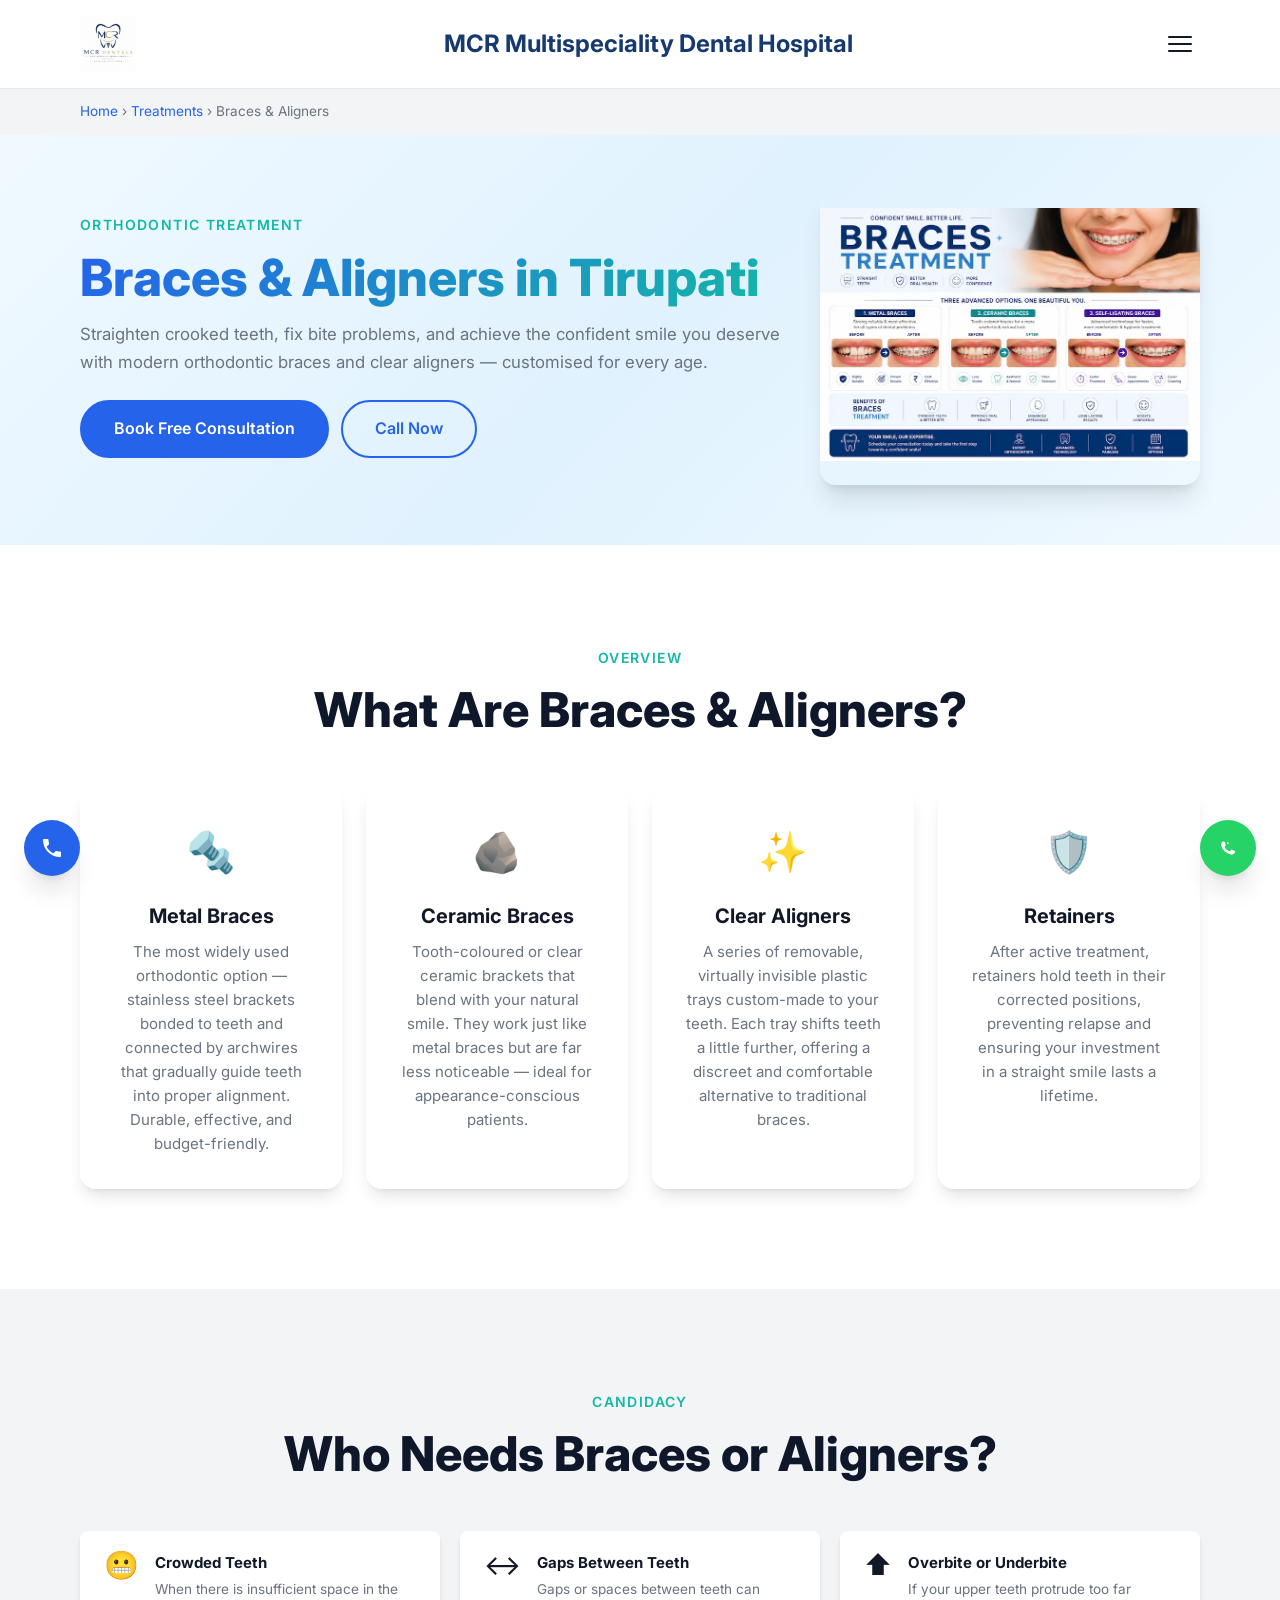
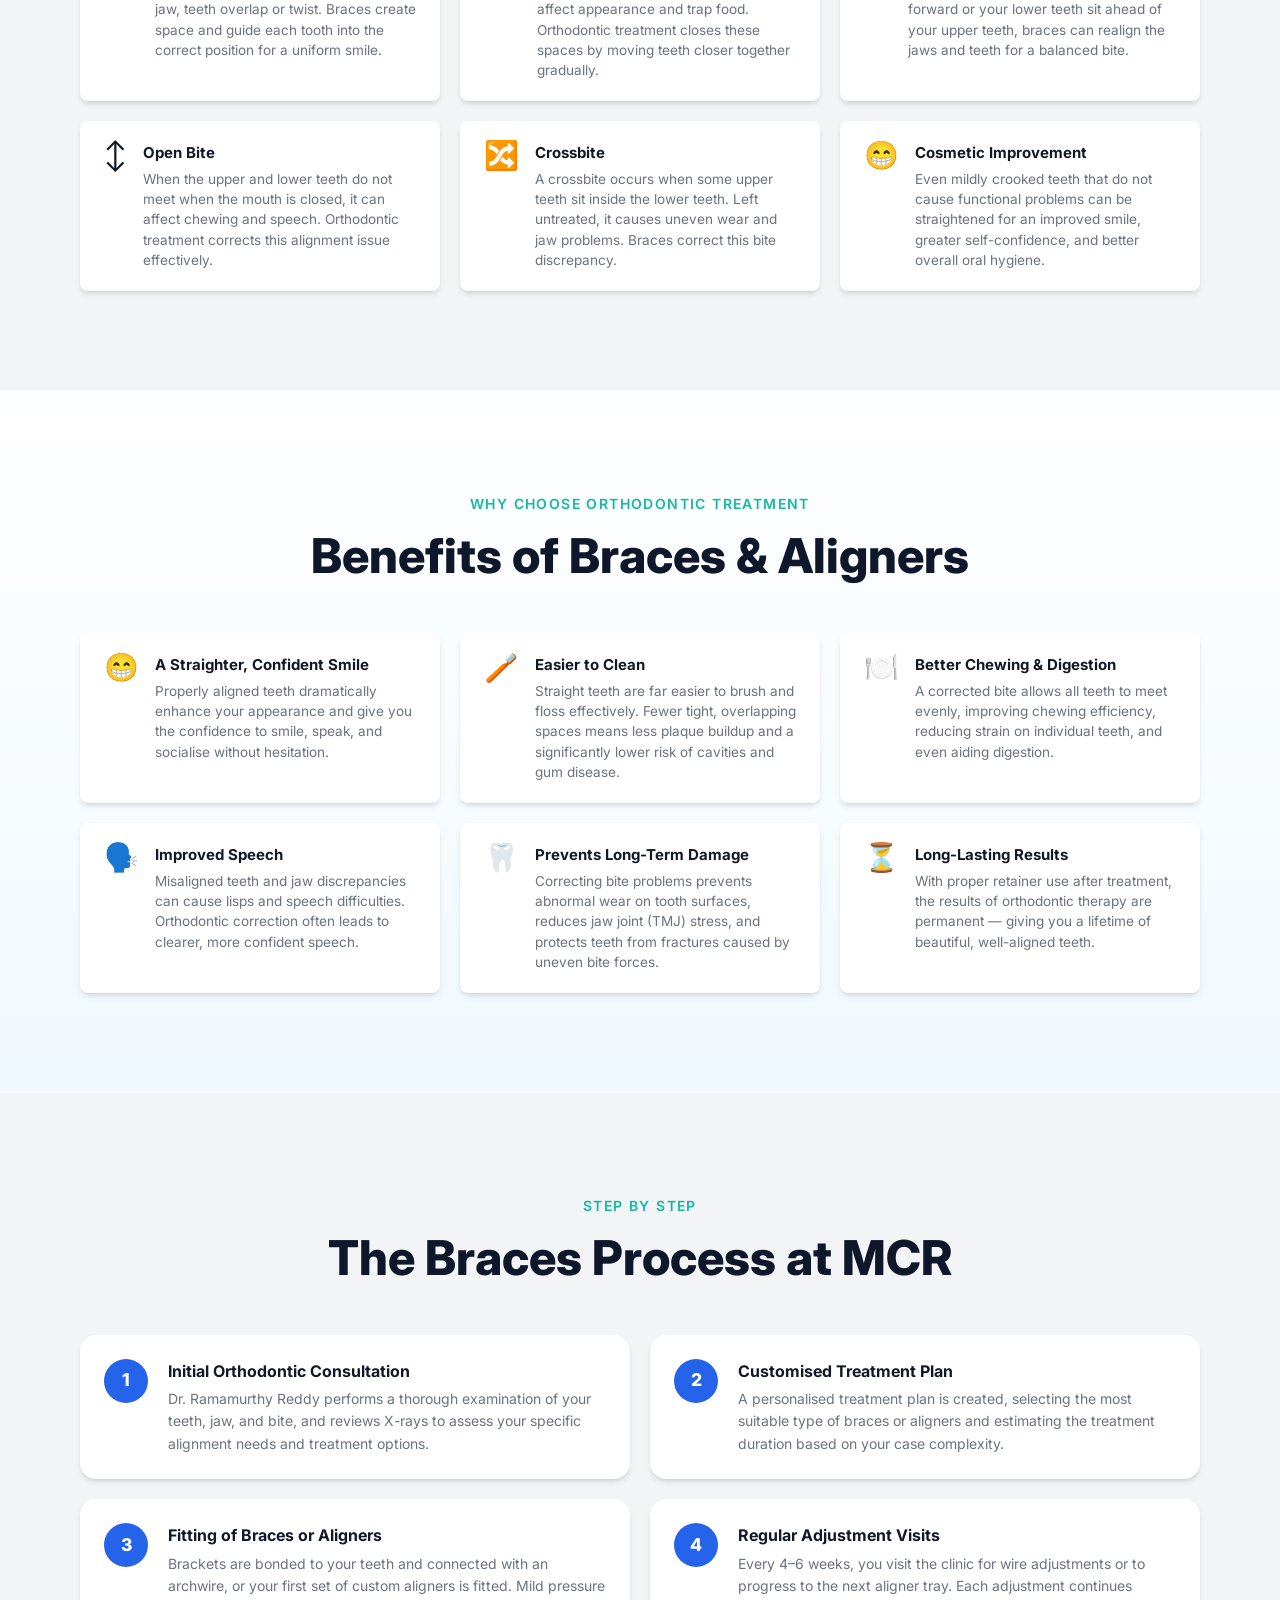
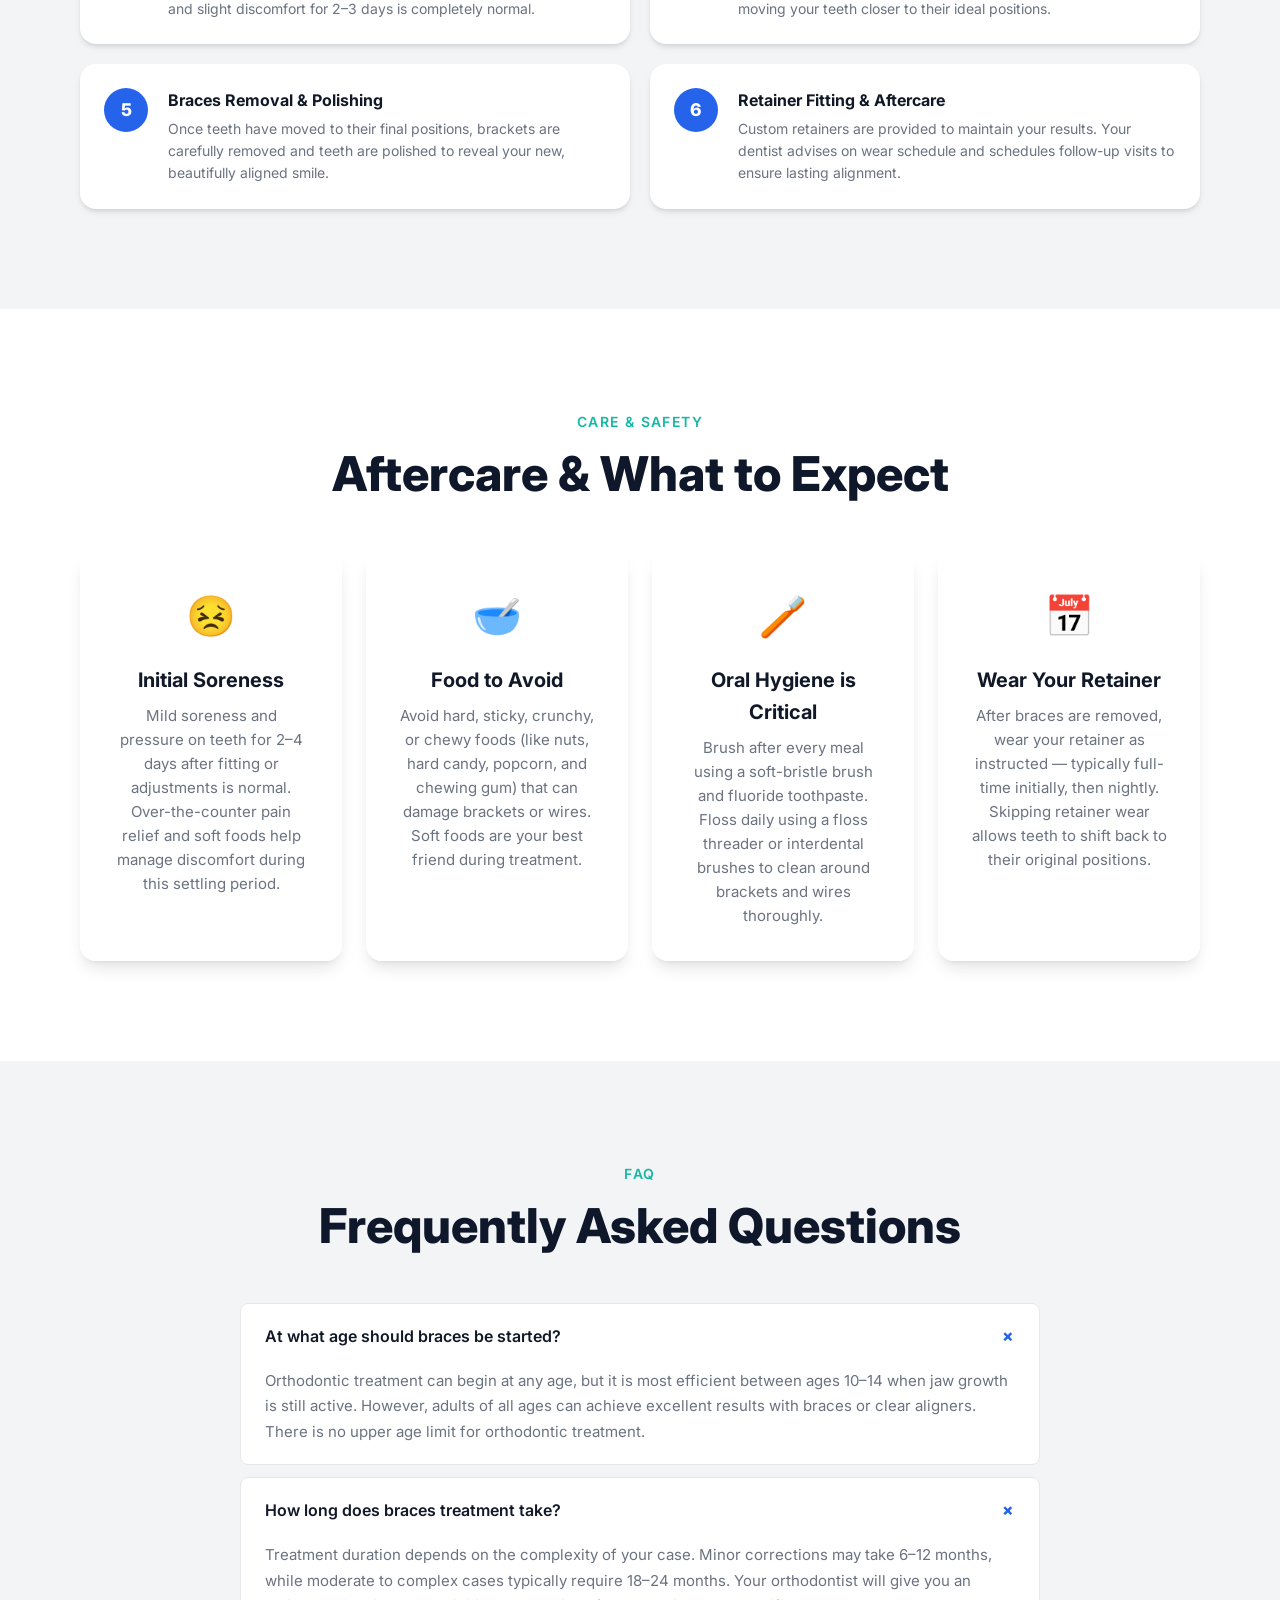
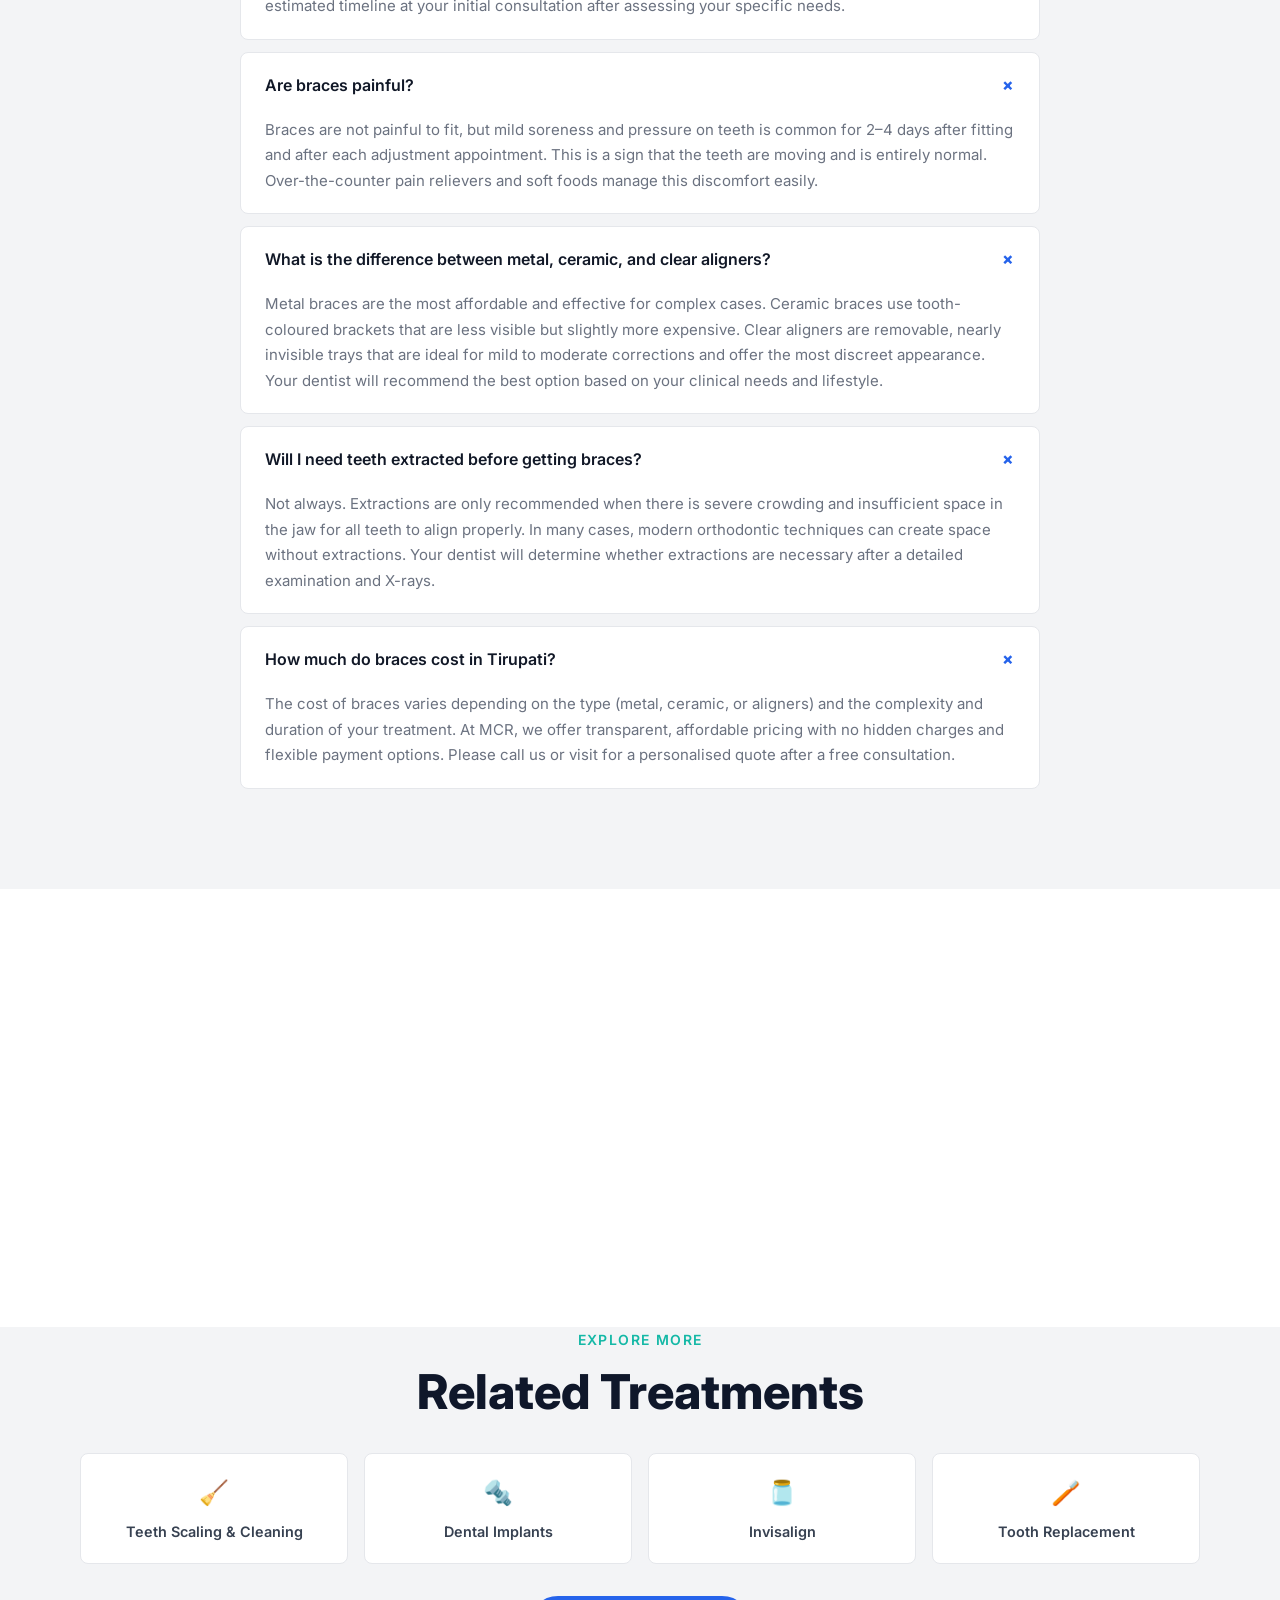
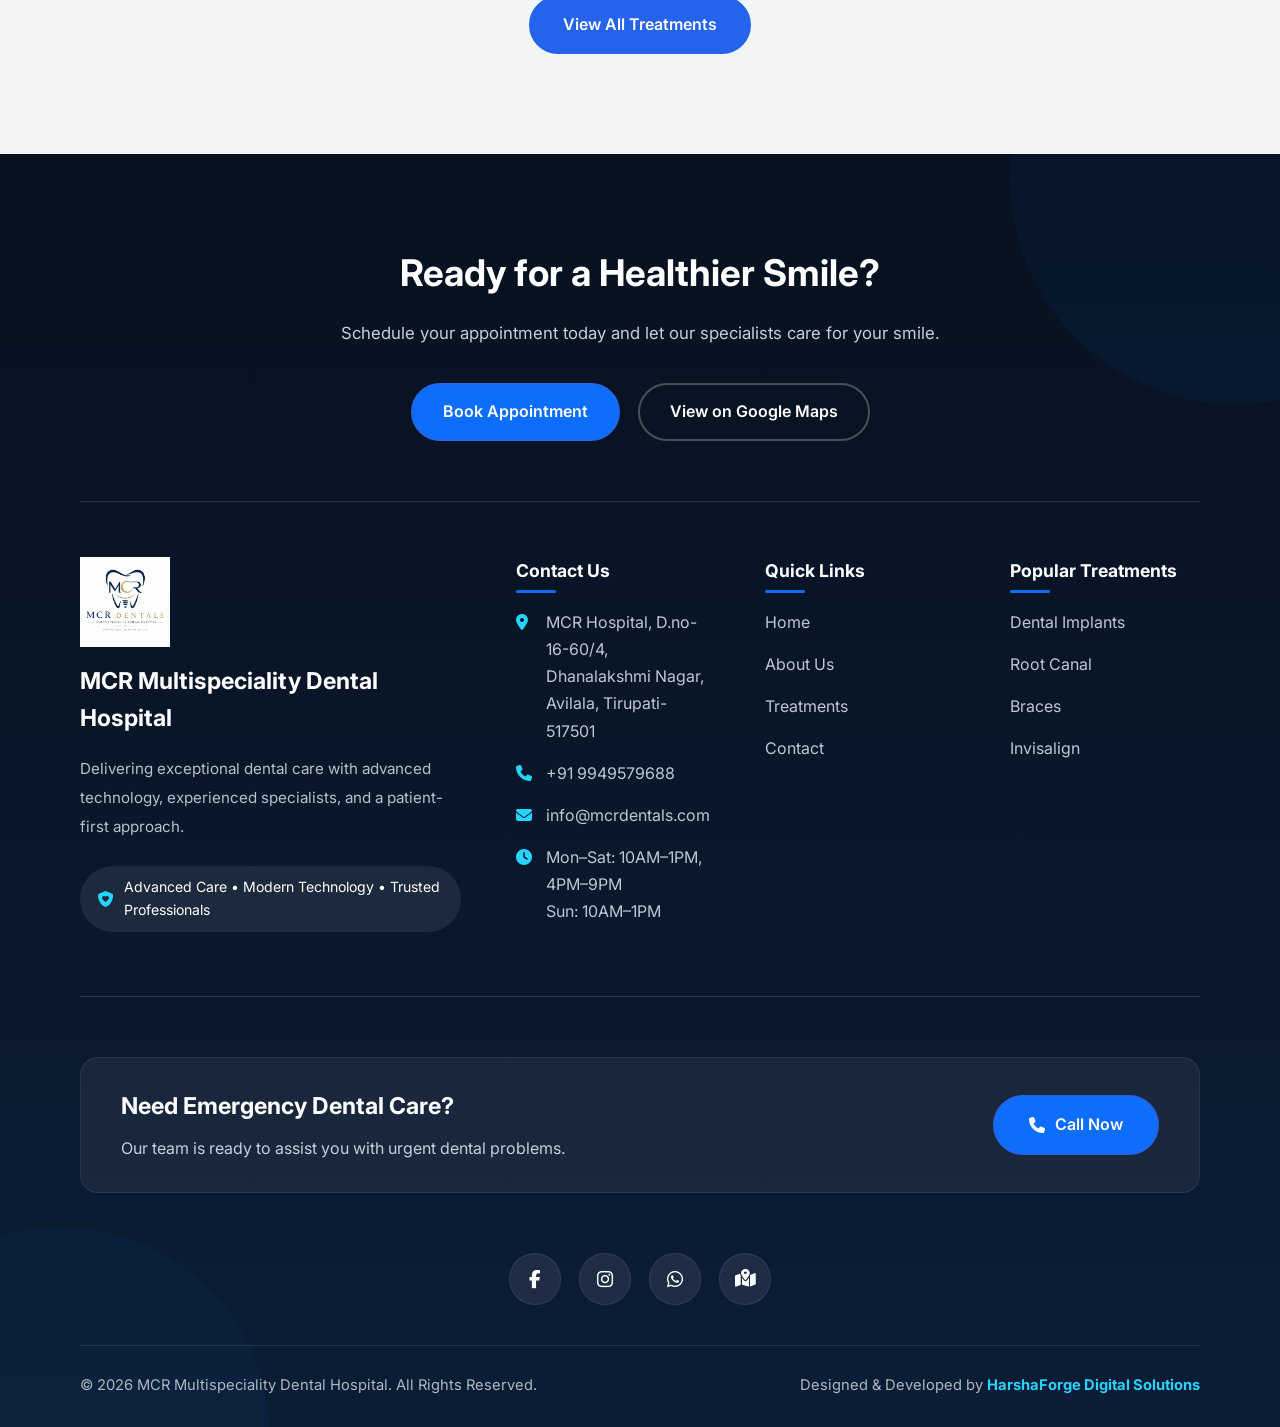
<file: braces.html>
<!DOCTYPE html>
<html lang="en">
<head>
    <meta charset="UTF-8">
    <meta name="viewport" content="width=device-width, initial-scale=1.0">
    <title>Braces & Aligners in Tirupati | MCR Multispeciality Dental Hospital</title>
    <meta name="description" content="Get professional braces and aligner treatment in Tirupati at MCR Multispeciality Dental Hospital. Expert orthodontic care by Dr. Ramamurthy Reddy. Metal braces, ceramic braces, and clear aligners available.">
    <meta name="keywords" content="braces Tirupati, dental braces Tirupati, aligners Tirupati, orthodontic treatment Tirupati, teeth straightening Tirupati, MCR dental hospital">
    <meta name="robots" content="index, follow">
    <link rel="canonical" href="https://mcrdentalhospital.com/braces.html">

    <!-- Open Graph -->
    <meta property="og:title" content="Braces & Aligners in Tirupati | MCR Multispeciality Dental Hospital">
    <meta property="og:description" content="Professional braces and aligner treatment by experienced orthodontic specialists in Tirupati.">
    <meta property="og:type" content="website">
    <meta property="og:url" content="https://mcrdentalhospital.com/braces.html">
    <meta property="og:image" content="https://mcrdentalhospital.com/braces.webp">
    <meta property="og:locale" content="en_IN">

    <!-- Schema -->
    <script type="application/ld+json">
    {
        "@context": "https://schema.org",
        "@type": "MedicalProcedure",
        "name": "Braces & Aligners",
        "description": "Orthodontic treatment using metal braces, ceramic braces, or clear aligners to straighten teeth and correct bite issues.",
        "procedureType": "Therapeutic",
        "followUp": "Regular orthodontic check-ups every 4–6 weeks during active treatment",
        "provider": {
            "@type": "Dentist",
            "name": "MCR Multispeciality Dental Hospital",
            "url": "https://mcrdentalhospital.com",
            "telephone": "+919949579688",
            "address": {
                "@type": "PostalAddress",
                "streetAddress": "D.no-16-60/4, Dhanalakshmi Nagar, Avilala",
                "addressLocality": "Tirupati",
                "addressRegion": "Andhra Pradesh",
                "postalCode": "517501",
                "addressCountry": "IN"
            }
        }
    }
    </script>

    <link rel="stylesheet" href="style.css">
    <link rel="preconnect" href="https://fonts.googleapis.com">
    <link rel="preconnect" href="https://fonts.gstatic.com" crossorigin>
    <link href="https://fonts.googleapis.com/css2?family=Inter:wght@300;400;500;600;700;800&display=swap" rel="stylesheet">
    <link rel="stylesheet" href="https://cdnjs.cloudflare.com/ajax/libs/font-awesome/6.7.2/css/all.min.css">
    <link rel="icon" type="image/png" href="/favicon-96x96.png" sizes="96x96">
    <link rel="shortcut icon" href="/favicon.ico">

    <style>
        /* ── Treatment page: process steps ── */
        .process-steps {
            display: grid;
            grid-template-columns: 1fr;
            gap: 20px;
            counter-reset: step;
        }
        .process-step {
            display: flex;
            gap: 20px;
            align-items: flex-start;
            background: var(--white);
            border-radius: var(--radius);
            padding: 24px;
            box-shadow: var(--shadow);
            transition: var(--transition);
        }
        .process-step:hover {
            transform: translateY(-3px);
            box-shadow: var(--shadow-lg);
        }
        .step-num {
            flex-shrink: 0;
            width: 44px;
            height: 44px;
            border-radius: 50%;
            background: var(--primary);
            color: var(--white);
            display: flex;
            align-items: center;
            justify-content: center;
            font-weight: 800;
            font-size: 1.1rem;
        }
        .step-body h4 {
            font-size: 1rem;
            font-weight: 700;
            color: var(--black);
            margin-bottom: 4px;
        }
        .step-body p {
            font-size: 0.875rem;
            color: var(--gray);
            line-height: 1.6;
            margin: 0;
        }

        /* ── Benefits grid ── */
        .benefits-grid {
            display: grid;
            grid-template-columns: 1fr;
            gap: 20px;
        }
        .benefit-item {
            display: flex;
            gap: 16px;
            align-items: flex-start;
            padding: 20px 24px;
            background: var(--white);
            border-radius: var(--radius-sm);
            box-shadow: var(--shadow);
            transition: var(--transition);
        }
        .benefit-item:hover {
            transform: translateY(-2px);
            box-shadow: var(--shadow-lg);
        }
        .benefit-icon {
            font-size: 1.75rem;
            flex-shrink: 0;
            line-height: 1;
        }
        .benefit-item h4 {
            font-size: 0.9375rem;
            font-weight: 700;
            color: var(--black);
            margin-bottom: 4px;
        }
        .benefit-item p {
            font-size: 0.85rem;
            color: var(--gray);
            line-height: 1.5;
            margin: 0;
        }

        /* ── Related treatments ── */
        .related-grid {
            display: grid;
            grid-template-columns: repeat(2, 1fr);
            gap: 16px;
        }
        .related-card {
            display: flex;
            flex-direction: column;
            align-items: center;
            justify-content: center;
            gap: 8px;
            padding: 20px 16px;
            background: var(--white);
            border: 1px solid var(--gray-border);
            border-radius: var(--radius-sm);
            text-align: center;
            font-weight: 600;
            font-size: 0.9rem;
            color: var(--gray-dark);
            transition: var(--transition);
            text-decoration: none;
        }
        .related-card:hover {
            border-color: var(--primary);
            color: var(--primary);
            transform: translateY(-2px);
            box-shadow: var(--shadow);
        }
        .related-card span.icon { font-size: 1.5rem; }

        /* ── Breadcrumb ── */
        .breadcrumb {
            background: var(--gray-light);
            padding: 12px 0;
            font-size: 0.85rem;
            color: var(--gray);
        }
        .breadcrumb a { color: var(--primary); }
        .breadcrumb a:hover { color: var(--accent); }

        /* ── Page hero ── */
        .tx-hero {
            background: linear-gradient(135deg, #F0F9FF 0%, #E0F2FE 50%, #F0F9FF 100%);
            padding: 50px 0 60px;
        }
        .tx-hero-inner {
            display: flex;
            flex-direction: column;
            gap: 32px;
            align-items: center;
        }
        .tx-hero-text { text-align: center; }
        .tx-hero-text h1 {
            font-size: 2.2rem;
            font-weight: 800;
            line-height: 1.15;
            margin-bottom: 14px;
            background: linear-gradient(135deg, var(--primary), var(--accent));
            -webkit-background-clip: text;
            -webkit-text-fill-color: transparent;
            background-clip: text;
        }
        .tx-hero-text p {
            font-size: 1.05rem;
            color: var(--gray);
            line-height: 1.65;
            margin-bottom: 24px;
            max-width: 560px;
        }
        .tx-hero-img {
            max-width: 460px;
            border-radius: var(--radius);
            overflow: hidden;
            box-shadow: var(--shadow-xl);
            flex:1;
            max-width:520px;
            display:flex;
            justify-content:center;
            align-items:center;
        }
        .tx-hero-img img {
            width:100%;
            height:auto;
            display:block;
            object-fit:contain;
        }

        /* ── CTA banner ── */
        .cta-banner {
            background: linear-gradient(135deg, var(--primary), var(--accent));
            border-radius: var(--radius);
            padding: 40px 32px;
            text-align: center;
            color: var(--white);
        }
        .cta-banner h2 {
            font-size: 1.6rem;
            font-weight: 800;
            margin-bottom: 10px;
        }
        .cta-banner p {
            font-size: 1rem;
            opacity: 0.9;
            margin-bottom: 24px;
        }
        .btn-white {
            background: var(--white);
            color: var(--primary);
            border-color: var(--white);
            font-weight: 700;
        }
        .btn-white:hover {
            background: var(--gray-light);
            transform: translateY(-2px);
        }

        /* ── Tablet ── */
        @media (min-width: 768px) {
            .tx-hero-inner { flex-direction: row; }
            .tx-hero-text { text-align: left; flex: 1; }
            .tx-hero-text p { max-width: 100%; }
            .tx-hero-img { max-width: 380px; flex-shrink: 0; }
            .tx-hero-img img { height: 300px; }
            .tx-hero-text h1 { font-size: 2.8rem; }
            .process-steps { grid-template-columns: repeat(2, 1fr); }
            .benefits-grid { grid-template-columns: repeat(2, 1fr); }
            .related-grid { grid-template-columns: repeat(4, 1fr); }
        }

        @media (min-width: 1024px) {
            .tx-hero-text h1 { font-size: 3.2rem; }
            .process-steps { grid-template-columns: repeat(2, 1fr); }
            .benefits-grid { grid-template-columns: repeat(3, 1fr); }
        }
    </style>
</head>
<body>

    <!-- HEADER (identical to main site) -->
    <header id="main-header" class="header">
        <div class="header-container">
            <a href="index.html" class="header-logo-link">
                <img src="MCRlogo - Copy.jpeg" alt="MCR Dentals" class="header-logo">
            </a>
            <h1 class="header-title">MCR Multispeciality Dental Hospital</h1>
            <button id="menu-btn" class="menu-btn" aria-label="Open Menu">
                <span class="menu-bar"></span>
                <span class="menu-bar"></span>
                <span class="menu-bar"></span>
            </button>
        </div>
        <nav id="mobile-menu" class="mobile-menu">
            <a href="index.html" class="menu-link">Home</a>
            <a href="index.html#about" class="menu-link">About</a>
            <a href="index.html#treatments" class="menu-link">Treatments</a>
            <a href="index.html#contact" class="menu-link">Contact</a>
        </nav>
    </header>

    <!-- BREADCRUMB -->
    <div class="breadcrumb">
        <div class="container">
            <a href="index.html">Home</a> &rsaquo;
            <a href="index.html#treatments">Treatments</a> &rsaquo;
            Braces &amp; Aligners
        </div>
    </div>

    <!-- PAGE HERO -->
    <section class="tx-hero">
        <div class="container tx-hero-inner">
            <div class="tx-hero-text">
                <span class="section-tag">Orthodontic Treatment</span>
                <h1>Braces &amp; Aligners in Tirupati</h1>
                <p>Straighten crooked teeth, fix bite problems, and achieve the confident smile you deserve with modern orthodontic braces and clear aligners — customised for every age.</p>
                <div style="display:flex;flex-wrap:wrap;gap:12px;">
                    <a href="index.html#contact" class="btn btn-primary">Book Free Consultation</a>
                    <a href="tel:+919949579688" class="btn" style="border:2px solid var(--primary);color:var(--primary);">Call Now</a>
                </div>
            </div>
            <div class="tx-hero-img">
                <img src="braces.webp" alt="Braces & Aligners Treatment at MCR Hospital Tirupati" loading="eager">
            </div>
        </div>
    </section>

    <!-- WHAT ARE BRACES -->
    <section class="about section-pad">
        <div class="container">
            <div class="section-header">
                <span class="section-tag">Overview</span>
                <h2 class="section-title">What Are Braces &amp; Aligners?</h2>
            </div>
            <div class="about-grid">
                <div class="about-card card-glass">
                    <div class="card-icon">🔩</div>
                    <h3>Metal Braces</h3>
                    <p>The most widely used orthodontic option — stainless steel brackets bonded to teeth and connected by archwires that gradually guide teeth into proper alignment. Durable, effective, and budget-friendly.</p>
                </div>
                <div class="about-card card-glass reveal">
                    <div class="card-icon">🪨</div>
                    <h3>Ceramic Braces</h3>
                    <p>Tooth-coloured or clear ceramic brackets that blend with your natural smile. They work just like metal braces but are far less noticeable — ideal for appearance-conscious patients.</p>
                </div>
                <div class="about-card card-glass reveal">
                    <div class="card-icon">✨</div>
                    <h3>Clear Aligners</h3>
                    <p>A series of removable, virtually invisible plastic trays custom-made to your teeth. Each tray shifts teeth a little further, offering a discreet and comfortable alternative to traditional braces.</p>
                </div>
                <div class="about-card card-glass reveal">
                    <div class="card-icon">🛡️</div>
                    <h3>Retainers</h3>
                    <p>After active treatment, retainers hold teeth in their corrected positions, preventing relapse and ensuring your investment in a straight smile lasts a lifetime.</p>
                </div>
            </div>
        </div>
    </section>

    <!-- WHO NEEDS BRACES -->
    <section class="section-pad" style="background:var(--gray-light);">
        <div class="container">
            <div class="section-header">
                <span class="section-tag">Candidacy</span>
                <h2 class="section-title">Who Needs Braces or Aligners?</h2>
            </div>
            <div class="benefits-grid">
                <div class="benefit-item">
                    <span class="benefit-icon">😬</span>
                    <div>
                        <h4>Crowded Teeth</h4>
                        <p>When there is insufficient space in the jaw, teeth overlap or twist. Braces create space and guide each tooth into the correct position for a uniform smile.</p>
                    </div>
                </div>
                <div class="benefit-item">
                    <span class="benefit-icon">↔️</span>
                    <div>
                        <h4>Gaps Between Teeth</h4>
                        <p>Gaps or spaces between teeth can affect appearance and trap food. Orthodontic treatment closes these spaces by moving teeth closer together gradually.</p>
                    </div>
                </div>
                <div class="benefit-item">
                    <span class="benefit-icon">⬆️</span>
                    <div>
                        <h4>Overbite or Underbite</h4>
                        <p>If your upper teeth protrude too far forward or your lower teeth sit ahead of your upper teeth, braces can realign the jaws and teeth for a balanced bite.</p>
                    </div>
                </div>
                <div class="benefit-item">
                    <span class="benefit-icon">↕️</span>
                    <div>
                        <h4>Open Bite</h4>
                        <p>When the upper and lower teeth do not meet when the mouth is closed, it can affect chewing and speech. Orthodontic treatment corrects this alignment issue effectively.</p>
                    </div>
                </div>
                <div class="benefit-item">
                    <span class="benefit-icon">🔀</span>
                    <div>
                        <h4>Crossbite</h4>
                        <p>A crossbite occurs when some upper teeth sit inside the lower teeth. Left untreated, it causes uneven wear and jaw problems. Braces correct this bite discrepancy.</p>
                    </div>
                </div>
                <div class="benefit-item">
                    <span class="benefit-icon">😁</span>
                    <div>
                        <h4>Cosmetic Improvement</h4>
                        <p>Even mildly crooked teeth that do not cause functional problems can be straightened for an improved smile, greater self-confidence, and better overall oral hygiene.</p>
                    </div>
                </div>
            </div>
        </div>
    </section>

    <!-- BENEFITS -->
    <section class="treatments section-pad">
        <div class="container">
            <div class="section-header">
                <span class="section-tag">Why Choose Orthodontic Treatment</span>
                <h2 class="section-title">Benefits of Braces &amp; Aligners</h2>
            </div>
            <div class="benefits-grid">
                <div class="benefit-item">
                    <span class="benefit-icon">😁</span>
                    <div>
                        <h4>A Straighter, Confident Smile</h4>
                        <p>Properly aligned teeth dramatically enhance your appearance and give you the confidence to smile, speak, and socialise without hesitation.</p>
                    </div>
                </div>
                <div class="benefit-item">
                    <span class="benefit-icon">🪥</span>
                    <div>
                        <h4>Easier to Clean</h4>
                        <p>Straight teeth are far easier to brush and floss effectively. Fewer tight, overlapping spaces means less plaque buildup and a significantly lower risk of cavities and gum disease.</p>
                    </div>
                </div>
                <div class="benefit-item">
                    <span class="benefit-icon">🍽️</span>
                    <div>
                        <h4>Better Chewing &amp; Digestion</h4>
                        <p>A corrected bite allows all teeth to meet evenly, improving chewing efficiency, reducing strain on individual teeth, and even aiding digestion.</p>
                    </div>
                </div>
                <div class="benefit-item">
                    <span class="benefit-icon">🗣️</span>
                    <div>
                        <h4>Improved Speech</h4>
                        <p>Misaligned teeth and jaw discrepancies can cause lisps and speech difficulties. Orthodontic correction often leads to clearer, more confident speech.</p>
                    </div>
                </div>
                <div class="benefit-item">
                    <span class="benefit-icon">🦷</span>
                    <div>
                        <h4>Prevents Long-Term Damage</h4>
                        <p>Correcting bite problems prevents abnormal wear on tooth surfaces, reduces jaw joint (TMJ) stress, and protects teeth from fractures caused by uneven bite forces.</p>
                    </div>
                </div>
                <div class="benefit-item">
                    <span class="benefit-icon">⏳</span>
                    <div>
                        <h4>Long-Lasting Results</h4>
                        <p>With proper retainer use after treatment, the results of orthodontic therapy are permanent — giving you a lifetime of beautiful, well-aligned teeth.</p>
                    </div>
                </div>
            </div>
        </div>
    </section>

    <!-- TREATMENT PROCESS -->
    <section class="section-pad" style="background:var(--gray-light);">
        <div class="container">
            <div class="section-header">
                <span class="section-tag">Step by Step</span>
                <h2 class="section-title">The Braces Process at MCR</h2>
            </div>
            <div class="process-steps">
                <div class="process-step">
                    <div class="step-num">1</div>
                    <div class="step-body">
                        <h4>Initial Orthodontic Consultation</h4>
                        <p>Dr. Ramamurthy Reddy performs a thorough examination of your teeth, jaw, and bite, and reviews X-rays to assess your specific alignment needs and treatment options.</p>
                    </div>
                </div>
                <div class="process-step">
                    <div class="step-num">2</div>
                    <div class="step-body">
                        <h4>Customised Treatment Plan</h4>
                        <p>A personalised treatment plan is created, selecting the most suitable type of braces or aligners and estimating the treatment duration based on your case complexity.</p>
                    </div>
                </div>
                <div class="process-step">
                    <div class="step-num">3</div>
                    <div class="step-body">
                        <h4>Fitting of Braces or Aligners</h4>
                        <p>Brackets are bonded to your teeth and connected with an archwire, or your first set of custom aligners is fitted. Mild pressure and slight discomfort for 2–3 days is completely normal.</p>
                    </div>
                </div>
                <div class="process-step">
                    <div class="step-num">4</div>
                    <div class="step-body">
                        <h4>Regular Adjustment Visits</h4>
                        <p>Every 4–6 weeks, you visit the clinic for wire adjustments or to progress to the next aligner tray. Each adjustment continues moving your teeth closer to their ideal positions.</p>
                    </div>
                </div>
                <div class="process-step">
                    <div class="step-num">5</div>
                    <div class="step-body">
                        <h4>Braces Removal &amp; Polishing</h4>
                        <p>Once teeth have moved to their final positions, brackets are carefully removed and teeth are polished to reveal your new, beautifully aligned smile.</p>
                    </div>
                </div>
                <div class="process-step">
                    <div class="step-num">6</div>
                    <div class="step-body">
                        <h4>Retainer Fitting &amp; Aftercare</h4>
                        <p>Custom retainers are provided to maintain your results. Your dentist advises on wear schedule and schedules follow-up visits to ensure lasting alignment.</p>
                    </div>
                </div>
            </div>
        </div>
    </section>

    <!-- AFTERCARE -->
    <section class="about section-pad">
        <div class="container">
            <div class="section-header">
                <span class="section-tag">Care &amp; Safety</span>
                <h2 class="section-title">Aftercare &amp; What to Expect</h2>
            </div>
            <div class="about-grid">
                <div class="about-card card-glass">
                    <div class="card-icon">😣</div>
                    <h3>Initial Soreness</h3>
                    <p>Mild soreness and pressure on teeth for 2–4 days after fitting or adjustments is normal. Over-the-counter pain relief and soft foods help manage discomfort during this settling period.</p>
                </div>
                <div class="about-card card-glass">
                    <div class="card-icon">🥣</div>
                    <h3>Food to Avoid</h3>
                    <p>Avoid hard, sticky, crunchy, or chewy foods (like nuts, hard candy, popcorn, and chewing gum) that can damage brackets or wires. Soft foods are your best friend during treatment.</p>
                </div>
                <div class="about-card card-glass">
                    <div class="card-icon">🪥</div>
                    <h3>Oral Hygiene is Critical</h3>
                    <p>Brush after every meal using a soft-bristle brush and fluoride toothpaste. Floss daily using a floss threader or interdental brushes to clean around brackets and wires thoroughly.</p>
                </div>
                <div class="about-card card-glass">
                    <div class="card-icon">📅</div>
                    <h3>Wear Your Retainer</h3>
                    <p>After braces are removed, wear your retainer as instructed — typically full-time initially, then nightly. Skipping retainer wear allows teeth to shift back to their original positions.</p>
                </div>
            </div>
        </div>
    </section>

    <!-- FAQ -->
    <section class="faq section-pad" style="background:var(--gray-light);">
        <div class="container">
            <div class="section-header">
                <span class="section-tag">FAQ</span>
                <h2 class="section-title">Frequently Asked Questions</h2>
            </div>
            <div class="faq-list">
                <div class="faq-item reveal">
                    <button class="faq-question">
                        <span>At what age should braces be started?</span>
                        <span class="faq-icon">+</span>
                    </button>
                    <div class="faq-answer">
                        <p>Orthodontic treatment can begin at any age, but it is most efficient between ages 10–14 when jaw growth is still active. However, adults of all ages can achieve excellent results with braces or clear aligners. There is no upper age limit for orthodontic treatment.</p>
                    </div>
                </div>
                <div class="faq-item reveal">
                    <button class="faq-question">
                        <span>How long does braces treatment take?</span>
                        <span class="faq-icon">+</span>
                    </button>
                    <div class="faq-answer">
                        <p>Treatment duration depends on the complexity of your case. Minor corrections may take 6–12 months, while moderate to complex cases typically require 18–24 months. Your orthodontist will give you an estimated timeline at your initial consultation after assessing your specific needs.</p>
                    </div>
                </div>
                <div class="faq-item reveal">
                    <button class="faq-question">
                        <span>Are braces painful?</span>
                        <span class="faq-icon">+</span>
                    </button>
                    <div class="faq-answer">
                        <p>Braces are not painful to fit, but mild soreness and pressure on teeth is common for 2–4 days after fitting and after each adjustment appointment. This is a sign that the teeth are moving and is entirely normal. Over-the-counter pain relievers and soft foods manage this discomfort easily.</p>
                    </div>
                </div>
                <div class="faq-item reveal">
                    <button class="faq-question">
                        <span>What is the difference between metal, ceramic, and clear aligners?</span>
                        <span class="faq-icon">+</span>
                    </button>
                    <div class="faq-answer">
                        <p>Metal braces are the most affordable and effective for complex cases. Ceramic braces use tooth-coloured brackets that are less visible but slightly more expensive. Clear aligners are removable, nearly invisible trays that are ideal for mild to moderate corrections and offer the most discreet appearance. Your dentist will recommend the best option based on your clinical needs and lifestyle.</p>
                    </div>
                </div>
                <div class="faq-item reveal">
                    <button class="faq-question">
                        <span>Will I need teeth extracted before getting braces?</span>
                        <span class="faq-icon">+</span>
                    </button>
                    <div class="faq-answer">
                        <p>Not always. Extractions are only recommended when there is severe crowding and insufficient space in the jaw for all teeth to align properly. In many cases, modern orthodontic techniques can create space without extractions. Your dentist will determine whether extractions are necessary after a detailed examination and X-rays.</p>
                    </div>
                </div>
                <div class="faq-item reveal">
                    <button class="faq-question">
                        <span>How much do braces cost in Tirupati?</span>
                        <span class="faq-icon">+</span>
                    </button>
                    <div class="faq-answer">
                        <p>The cost of braces varies depending on the type (metal, ceramic, or aligners) and the complexity and duration of your treatment. At MCR, we offer transparent, affordable pricing with no hidden charges and flexible payment options. Please call us or visit for a personalised quote after a free consultation.</p>
                    </div>
                </div>
            </div>
        </div>
    </section>

    <!-- BOOK APPOINTMENT CTA -->
    <section class="section-pad">
        <div class="container">
            <div class="cta-banner reveal">
                <h2>Ready to Straighten Your Smile?</h2>
                <p>Book an orthodontic consultation with Dr. Ramamurthy Reddy — Tirupati's trusted dental specialist with 15+ years of experience.</p>
                <div style="display:flex;gap:16px;justify-content:center;flex-wrap:wrap;">
                    <a href="index.html#contact" class="btn btn-white">Book Appointment</a>
                    <a href="tel:+919949579688" class="btn" style="background:transparent;border:2px solid rgba(255,255,255,0.6);color:#fff;">📞 Call Us Now</a>
                </div>
            </div>
        </div>
    </section>

    <!-- RELATED TREATMENTS -->
    <section class="faq section-pad" style="background:var(--gray-light);padding-top:0;">
        <div class="container">
            <div class="section-header" style="margin-bottom:32px;">
                <span class="section-tag">Explore More</span>
                <h2 class="section-title">Related Treatments</h2>
            </div>
            <div class="related-grid">
                <a href="scaling.html" class="related-card">
                    <span class="icon">🧹</span>
                    Teeth Scaling &amp; Cleaning
                </a>
                <a href="dental-implants.html" class="related-card">
                    <span class="icon">🔩</span>
                    Dental Implants
                </a>
                <a href="invisalign.html" class="related-card">
                    <span class="icon">🫙</span>
                    Invisalign
                </a>
                <a href="tooth-replacement.html" class="related-card">
                    <span class="icon">🪥</span>
                    Tooth Replacement
                </a>
            </div>
            <div style="text-align:center;margin-top:32px;">
                <a href="index.html#treatments" class="btn btn-primary">View All Treatments</a>
            </div>
        </div>
    </section>

    <!-- FOOTER (identical to main site) -->
    <footer id="footer" class="footer">
        <div class="container">
            <div class="footer-cta">
                <h2>Ready for a Healthier Smile?</h2>
                <p>Schedule your appointment today and let our specialists care for your smile.</p>
                <div class="footer-cta-buttons">
                    <a href="index.html#contact" class="btn btn-primary">Book Appointment</a>
                    <a href="https://maps.google.com/?q=MCR+Hospital+Tirupati" target="_blank" class="btn btn-secondary">View on Google Maps</a>
                </div>
            </div>
            <hr class="footer-divider">
            <div class="footer-grid">
                <div class="footer-brand">
                    <img src="MCRlogo - Copy.jpeg" alt="MCR Multispeciality Dental Hospital" class="footer-logo">
                    <h3>MCR Multispeciality Dental Hospital</h3>
                    <p>Delivering exceptional dental care with advanced technology, experienced specialists, and a patient-first approach.</p>
                    <div class="footer-badge">
                        <i class="fas fa-shield-heart"></i>
                        <span>Advanced Care • Modern Technology • Trusted Professionals</span>
                    </div>
                </div>
                <div class="footer-column">
                    <h4>Contact Us</h4>
                    <ul>
                        <li><i class="fas fa-map-marker-alt"></i>MCR Hospital, D.no-16-60/4, Dhanalakshmi Nagar, Avilala, Tirupati- 517501</li>
                        <li><i class="fas fa-phone"></i><a href="tel:+919949579688">+91 9949579688</a></li>
                        <li><i class="fas fa-envelope"></i><a href="mailto:info@mcrdentals.com">info@mcrdentals.com</a></li>
                        <li><i class="fas fa-clock"></i>Mon–Sat: 10AM–1PM, 4PM–9PM<br>Sun: 10AM–1PM</li>
                    </ul>
                </div>
                <div class="footer-column">
                    <h4>Quick Links</h4>
                    <ul>
                        <li><a href="index.html">Home</a></li>
                        <li><a href="index.html#about">About Us</a></li>
                        <li><a href="index.html#treatments">Treatments</a></li>
                        <li><a href="index.html#contact">Contact</a></li>
                    </ul>
                </div>
                <div class="footer-column">
                    <h4>Popular Treatments</h4>
                    <ul>
                        <li><a href="dental-implants.html">Dental Implants</a></li>
                        <li><a href="root-canal.html">Root Canal</a></li>
                        <li><a href="braces.html">Braces</a></li>
                        <li><a href="invisalign.html">Invisalign</a></li>
                    </ul>
                </div>
            </div>
            <hr class="footer-divider">
            <div class="footer-emergency">
                <div>
                    <h4>Need Emergency Dental Care?</h4>
                    <p>Our team is ready to assist you with urgent dental problems.</p>
                </div>
                <a href="tel:+919949579688" class="btn btn-primary"><i class="fas fa-phone"></i>Call Now</a>
            </div>
            <div class="footer-social">
                <a href="#" aria-label="Facebook"><i class="fab fa-facebook-f"></i></a>
                <a href="#" aria-label="Instagram"><i class="fab fa-instagram"></i></a>
                <a href="#" aria-label="WhatsApp"><i class="fab fa-whatsapp"></i></a>
                <a href="#" aria-label="Google Maps"><i class="fas fa-map-marked-alt"></i></a>
            </div>
            <div class="footer-bottom">
                <div class="footer-copy"><p>© 2026 MCR Multispeciality Dental Hospital. All Rights Reserved.</p></div>
                <div class="footer-credit"><p>Designed &amp; Developed by <a href="https://wa.link/bxk8qe"><strong>HarshaForge Digital Solutions</strong></a></p></div>
            </div>
        </div>
    </footer>

    <!-- FLOATING BUTTONS -->
    <a href="https://wa.link/kc9k2c" target="_blank" class="float-btn float-whatsapp" aria-label="WhatsApp">
        <svg viewBox="0 0 24 24" fill="white" width="28" height="28"><path d="M17.472 14.382c-.297-.149-1.758-.867-2.03-.967-.273-.099-.471-.148-.67.15-.197.297-.767.966-.94 1.164-.173.199-.347.223-.644.075-.297-.15-1.255-.463-2.39-1.475-.883-.788-1.48-1.761-1.653-2.059-.173-.297-.018-.458.13-.606.134-.133.298-.347.446-.52.149-.174.198-.298.298-.497.099-.198.05-.371-.025-.52-.075-.149-.669-1.612-.916-2.207-.242-.579-.487-.5-.669-.51-.173-.008-.371-.01-.57-.01-.198 0-.52.074-.792.372-.272.297-1.04 1.016-1.04 2.479 0 1.462 1.065 2.875 1.213 3.074.149.198 2.096 3.2 5.077 4.487.709.306 1.262.489 1.694.625.712.227 1.36.195 1.871.118.571-.085 1.758-.719 2.006-1.413.248-.694.248-1.289.173-1.413-.074-.124-.272-.198-.57-.347m-5.421-7.153c-.198-.099-.446-.099-.644.05-.198.149-.297.347-.297.545 0 .198.099.396.248.545.149.149.347.248.545.248.198 0 .396-.099.545-.248.149-.149.248-.347.248-.545 0-.198-.099-.396-.248-.545-.149-.099-.347-.198-.397-.198m-2.876 0c-.198-.099-.446-.099-.644.05-.198.149-.297.347-.297.545 0 .198.099.396.248.545.149.149.347.248.545.248.198 0 .396-.099.545-.248.149-.149.248-.347.248-.545 0-.198-.099-.396-.248-.545-.149-.099-.347-.198-.397-.198"/></svg>
    </a>
    <a href="tel:+919949579688" class="float-btn float-call" aria-label="Call">
        <svg viewBox="0 0 24 24" fill="white" width="24" height="24"><path d="M6.62 10.79c1.44 2.83 3.76 5.14 6.59 6.59l2.2-2.2c.27-.27.67-.36 1.02-.24 1.12.37 2.33.57 3.57.57.55 0 1 .45 1 1V20c0 .55-.45 1-1 1-9.39 0-17-7.61-17-17 0-.55.45-1 1-1h3.5c.55 0 1 .45 1 1 0 1.25.2 2.45.57 3.57.11.35.03.74-.25 1.02l-2.2 2.2z"/></svg>
    </a>

    <script src="script.js"></script>
</body>
</html>
</file>
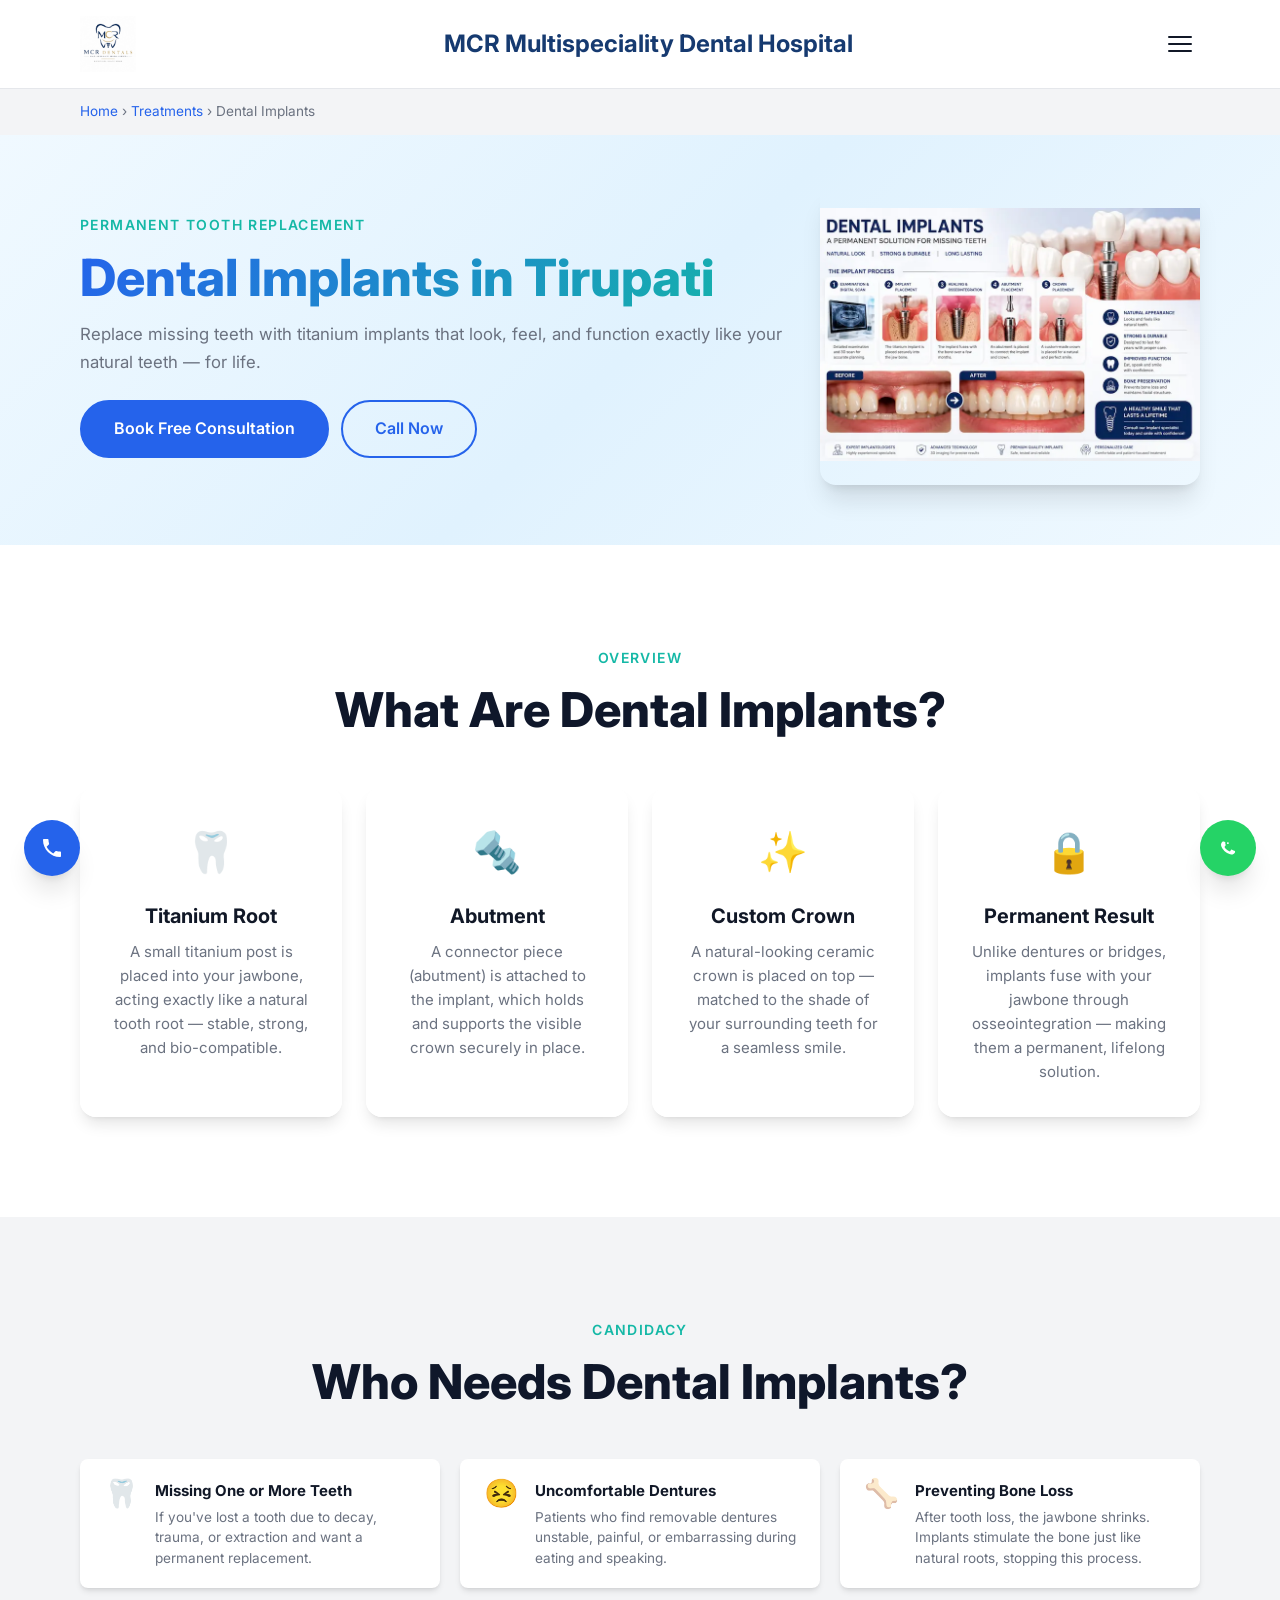
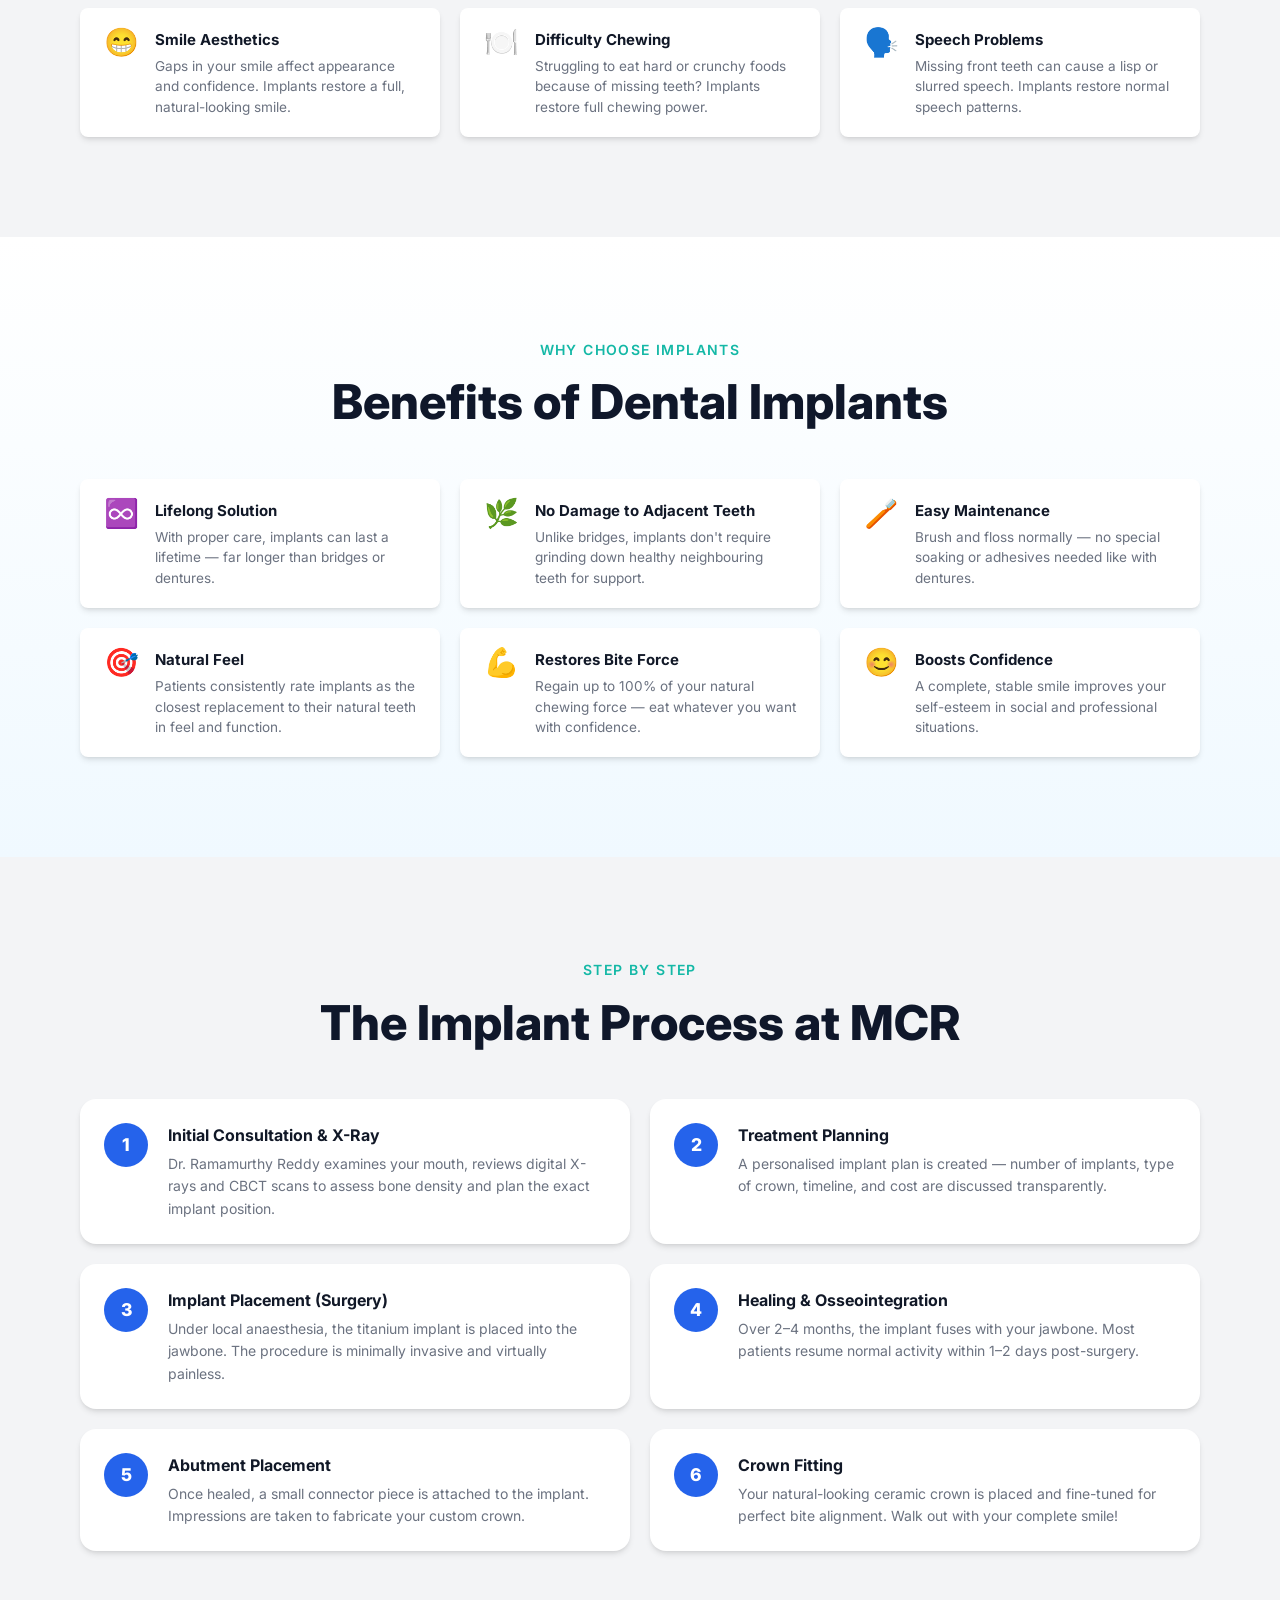
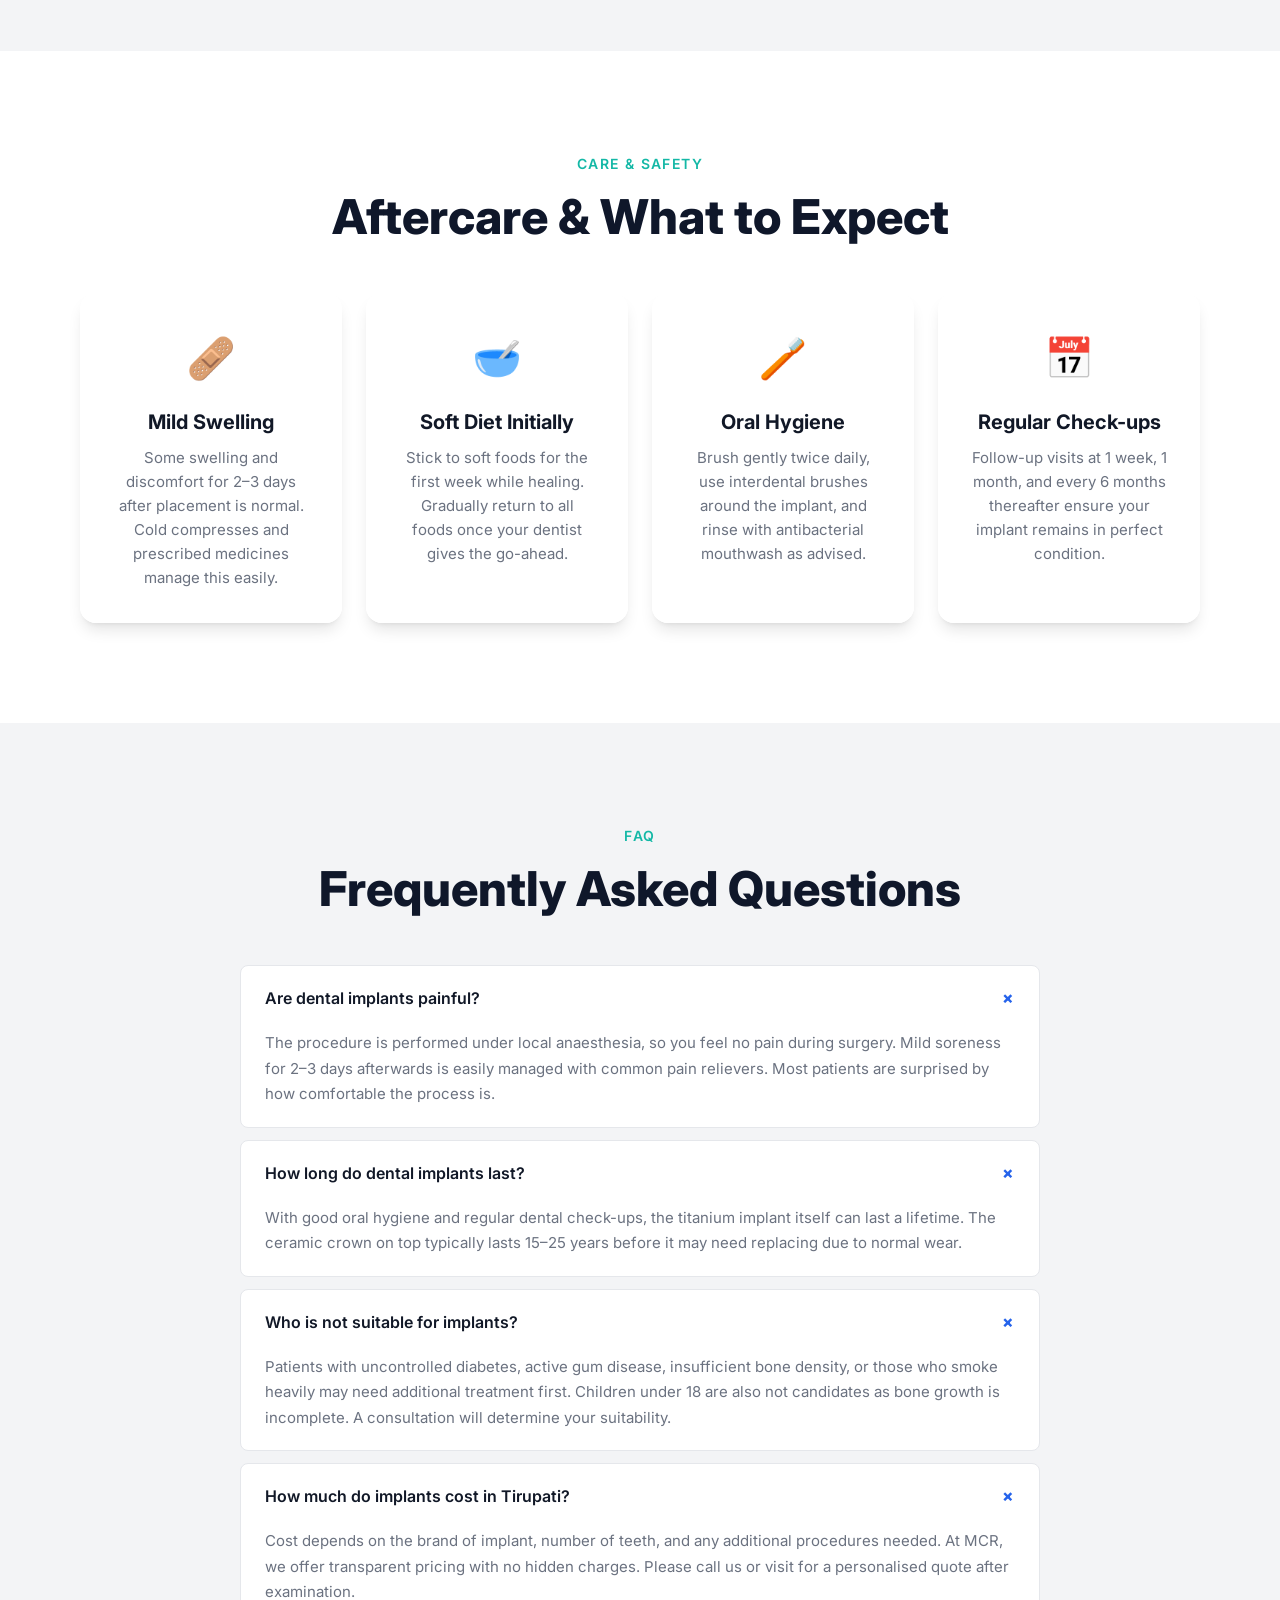
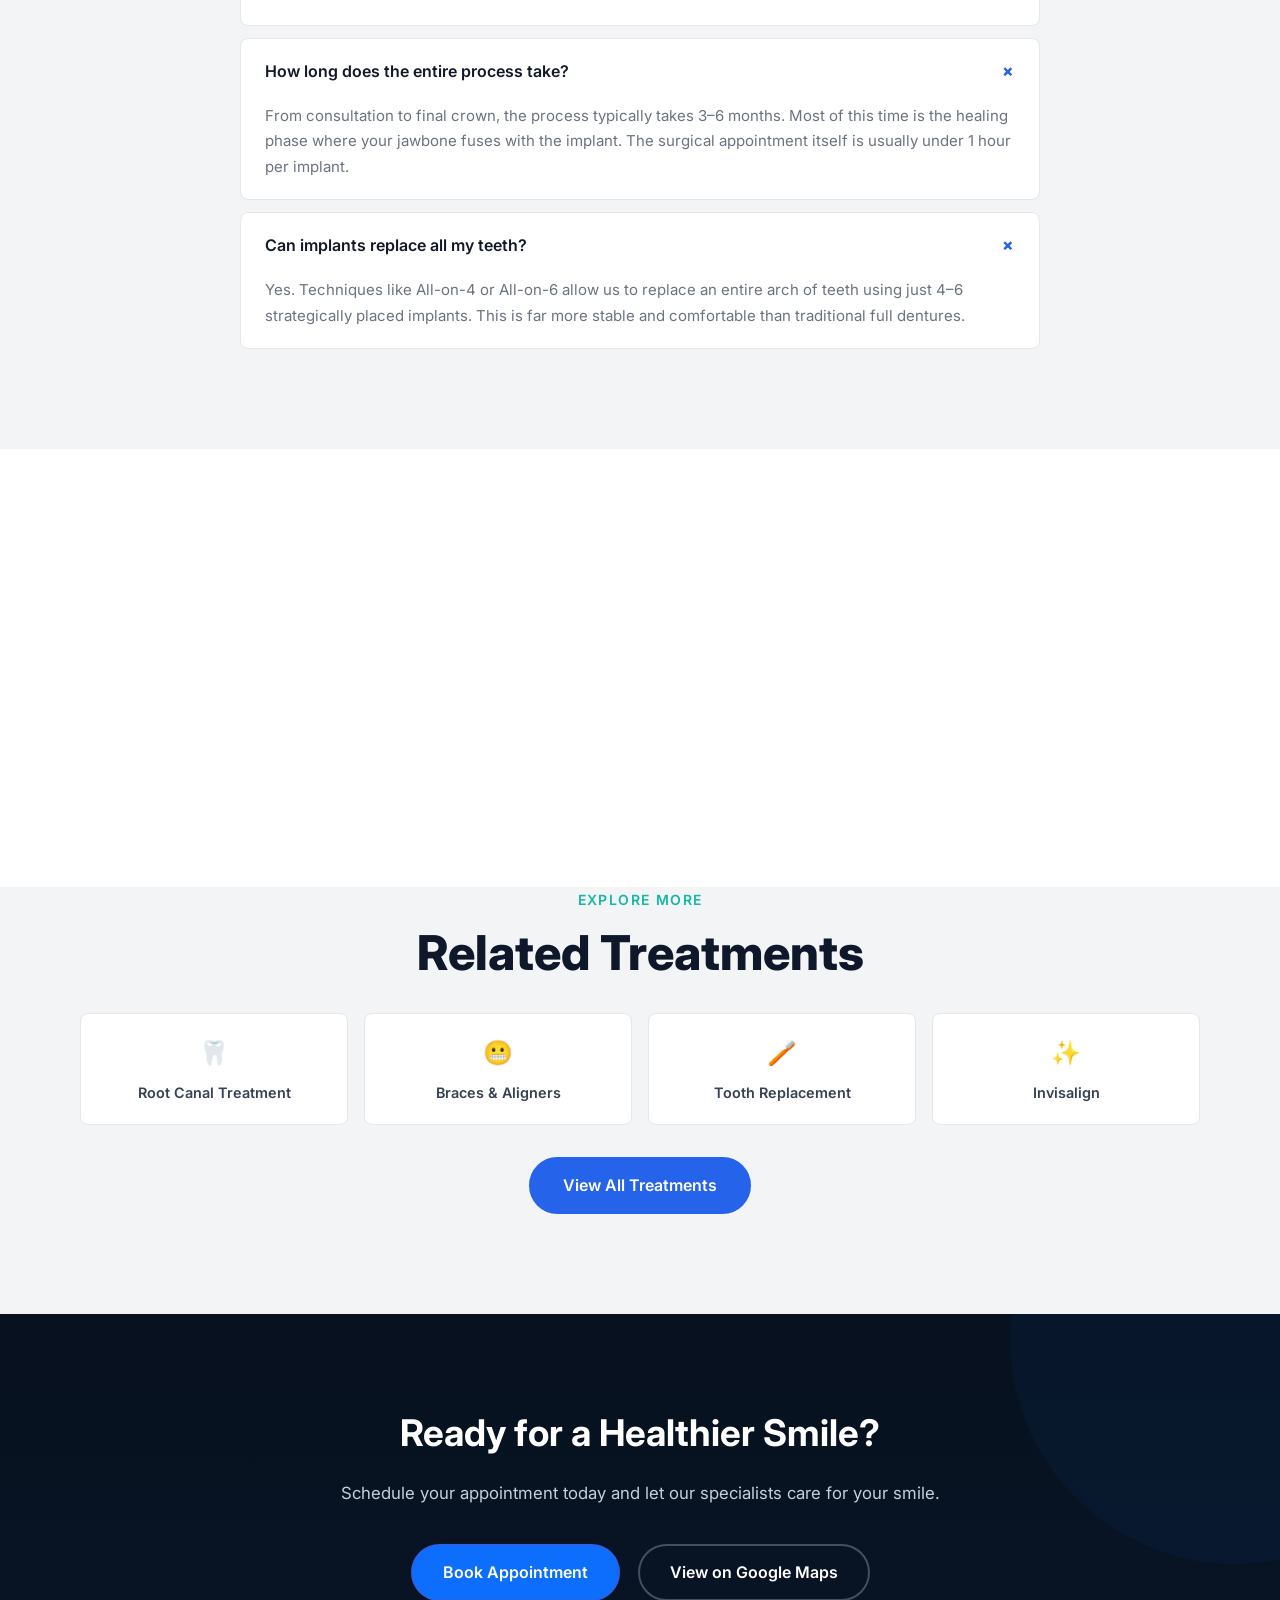
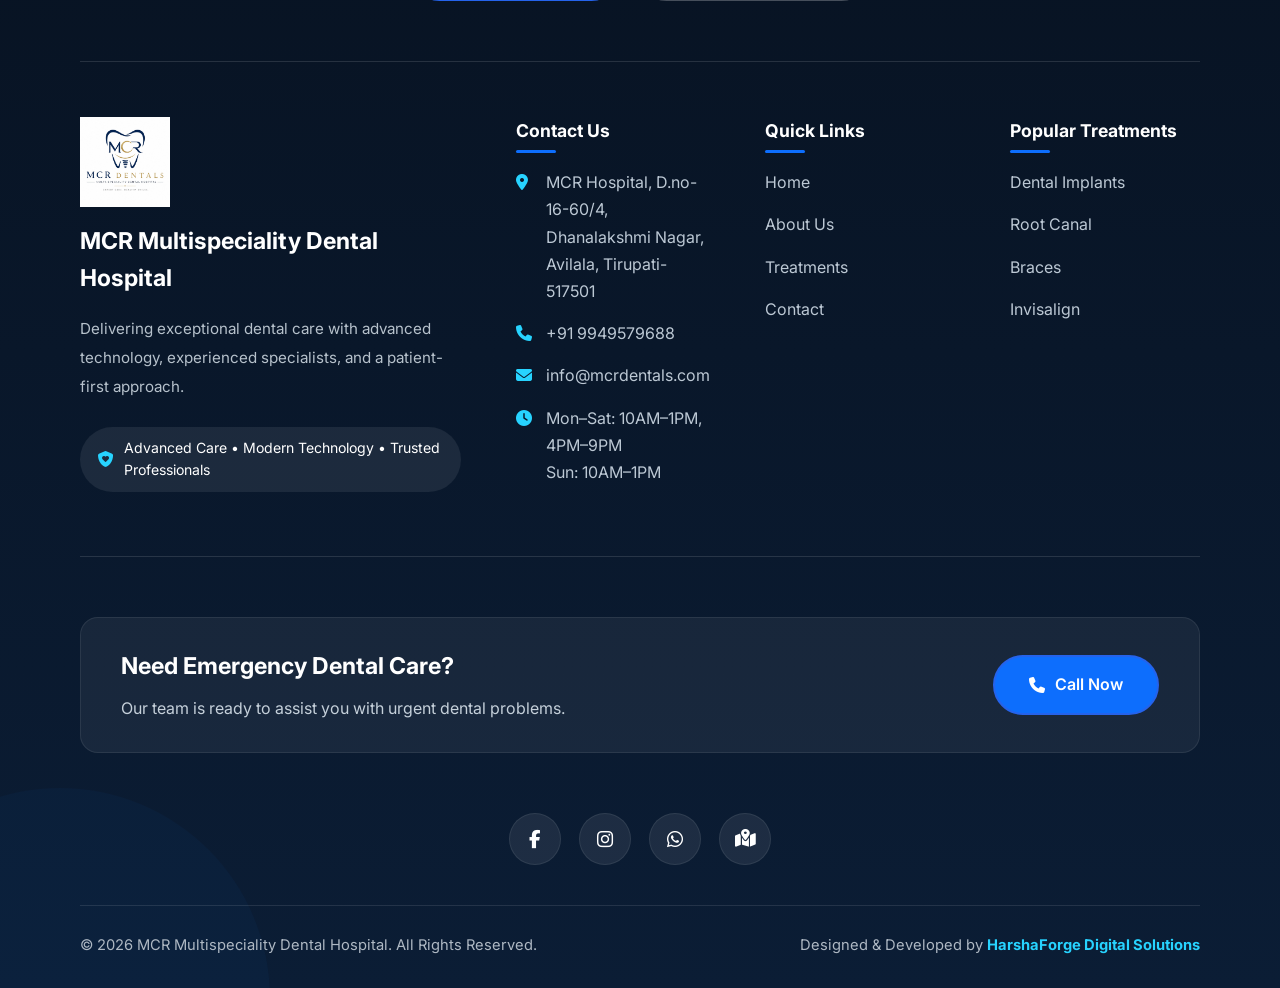
<file: dental-implants.html>
<!DOCTYPE html>
<html lang="en">
<head>
    <meta charset="UTF-8">
    <meta name="viewport" content="width=device-width, initial-scale=1.0">
    <title>Dental Implants in Tirupati | MCR Multispeciality Dental Hospital</title>
    <meta name="description" content="Get permanent dental implants in Tirupati at MCR Multispeciality Dental Hospital. Expert implant surgery by Dr. Ramamurthy Reddy. Affordable, painless, and long-lasting tooth replacement.">
    <meta name="keywords" content="dental implants Tirupati, tooth implant Tirupati, single tooth implant, full mouth implant, missing tooth replacement Tirupati, MCR dental hospital">
    <meta name="robots" content="index, follow">
    <link rel="canonical" href="https://mcrdentalhospital.com/dental-implants.html">

    <!-- Open Graph -->
    <meta property="og:title" content="Dental Implants in Tirupati | MCR Multispeciality Dental Hospital">
    <meta property="og:description" content="Permanent, natural-looking dental implants by experienced specialists in Tirupati.">
    <meta property="og:type" content="website">
    <meta property="og:url" content="https://mcrdentalhospital.com/dental-implants.html">
    <meta property="og:image" content="https://mcrdentalhospital.com/implants.webp">
    <meta property="og:locale" content="en_IN">

    <!-- Schema -->
    <script type="application/ld+json">
    {
        "@context": "https://schema.org",
        "@type": "MedicalProcedure",
        "name": "Dental Implants",
        "description": "Permanent tooth replacement using titanium implants for a natural look and feel.",
        "procedureType": "Surgical",
        "followUp": "Regular dental check-ups every 6 months",
        "provider": {
            "@type": "Dentist",
            "name": "MCR Multispeciality Dental Hospital",
            "url": "https://mcrdentalhospital.com",
            "telephone": "+919949579688",
            "address": {
                "@type": "PostalAddress",
                "streetAddress": "D.no-16-60/4, Dhanalakshmi Nagar, Avilala",
                "addressLocality": "Tirupati",
                "addressRegion": "Andhra Pradesh",
                "postalCode": "517501",
                "addressCountry": "IN"
            }
        }
    }
    </script>

    <link rel="stylesheet" href="style.css">
    <link rel="preconnect" href="https://fonts.googleapis.com">
    <link rel="preconnect" href="https://fonts.gstatic.com" crossorigin>
    <link href="https://fonts.googleapis.com/css2?family=Inter:wght@300;400;500;600;700;800&display=swap" rel="stylesheet">
    <link rel="stylesheet" href="https://cdnjs.cloudflare.com/ajax/libs/font-awesome/6.7.2/css/all.min.css">
    <link rel="icon" type="image/png" href="/favicon-96x96.png" sizes="96x96">
    <link rel="shortcut icon" href="/favicon.ico">

    <style>
        /* ── Treatment page: process steps ── */
        .process-steps {
            display: grid;
            grid-template-columns: 1fr;
            gap: 20px;
            counter-reset: step;
        }
        .process-step {
            display: flex;
            gap: 20px;
            align-items: flex-start;
            background: var(--white);
            border-radius: var(--radius);
            padding: 24px;
            box-shadow: var(--shadow);
            transition: var(--transition);
        }
        .process-step:hover {
            transform: translateY(-3px);
            box-shadow: var(--shadow-lg);
        }
        .step-num {
            flex-shrink: 0;
            width: 44px;
            height: 44px;
            border-radius: 50%;
            background: var(--primary);
            color: var(--white);
            display: flex;
            align-items: center;
            justify-content: center;
            font-weight: 800;
            font-size: 1.1rem;
        }
        .step-body h4 {
            font-size: 1rem;
            font-weight: 700;
            color: var(--black);
            margin-bottom: 4px;
        }
        .step-body p {
            font-size: 0.875rem;
            color: var(--gray);
            line-height: 1.6;
            margin: 0;
        }

        /* ── Benefits grid ── */
        .benefits-grid {
            display: grid;
            grid-template-columns: 1fr;
            gap: 20px;
        }
        .benefit-item {
            display: flex;
            gap: 16px;
            align-items: flex-start;
            padding: 20px 24px;
            background: var(--white);
            border-radius: var(--radius-sm);
            box-shadow: var(--shadow);
            transition: var(--transition);
        }
        .benefit-item:hover {
            transform: translateY(-2px);
            box-shadow: var(--shadow-lg);
        }
        .benefit-icon {
            font-size: 1.75rem;
            flex-shrink: 0;
            line-height: 1;
        }
        .benefit-item h4 {
            font-size: 0.9375rem;
            font-weight: 700;
            color: var(--black);
            margin-bottom: 4px;
        }
        .benefit-item p {
            font-size: 0.85rem;
            color: var(--gray);
            line-height: 1.5;
            margin: 0;
        }

        /* ── Related treatments ── */
        .related-grid {
            display: grid;
            grid-template-columns: repeat(2, 1fr);
            gap: 16px;
        }
        .related-card {
            display: flex;
            flex-direction: column;
            align-items: center;
            justify-content: center;
            gap: 8px;
            padding: 20px 16px;
            background: var(--white);
            border: 1px solid var(--gray-border);
            border-radius: var(--radius-sm);
            text-align: center;
            font-weight: 600;
            font-size: 0.9rem;
            color: var(--gray-dark);
            transition: var(--transition);
            text-decoration: none;
        }
        .related-card:hover {
            border-color: var(--primary);
            color: var(--primary);
            transform: translateY(-2px);
            box-shadow: var(--shadow);
        }
        .related-card span.icon { font-size: 1.5rem; }

        /* ── Breadcrumb ── */
        .breadcrumb {
            background: var(--gray-light);
            padding: 12px 0;
            font-size: 0.85rem;
            color: var(--gray);
        }
        .breadcrumb a { color: var(--primary); }
        .breadcrumb a:hover { color: var(--accent); }

        /* ── Page hero ── */
        .tx-hero {
            background: linear-gradient(135deg, #F0F9FF 0%, #E0F2FE 50%, #F0F9FF 100%);
            padding: 50px 0 60px;
        }
        .tx-hero-inner {
            display: flex;
            flex-direction: column;
            gap: 32px;
            align-items: center;
        }
        .tx-hero-text { text-align: center; }
        .tx-hero-text h1 {
            font-size: 2.2rem;
            font-weight: 800;
            line-height: 1.15;
            margin-bottom: 14px;
            background: linear-gradient(135deg, var(--primary), var(--accent));
            -webkit-background-clip: text;
            -webkit-text-fill-color: transparent;
            background-clip: text;
        }
        .tx-hero-text p {
            font-size: 1.05rem;
            color: var(--gray);
            line-height: 1.65;
            margin-bottom: 24px;
            max-width: 560px;
        }
        .tx-hero-img {
           
            max-width: 460px;
            border-radius: var(--radius);
            overflow: hidden;
            box-shadow: var(--shadow-xl);
            flex:1;
    max-width:520px;
    display:flex;
    justify-content:center;
    align-items:center;
        }
        .tx-hero-img img {
           
            
           
             width:100%;
    height:auto;
    display:block;
    object-fit:contain;
        }

        /* ── CTA banner ── */
        .cta-banner {
            background: linear-gradient(135deg, var(--primary), var(--accent));
            border-radius: var(--radius);
            padding: 40px 32px;
            text-align: center;
            color: var(--white);
        }
        .cta-banner h2 {
            font-size: 1.6rem;
            font-weight: 800;
            margin-bottom: 10px;
        }
        .cta-banner p {
            font-size: 1rem;
            opacity: 0.9;
            margin-bottom: 24px;
        }
        .btn-white {
            background: var(--white);
            color: var(--primary);
            border-color: var(--white);
            font-weight: 700;
        }
        .btn-white:hover {
            background: var(--gray-light);
            transform: translateY(-2px);
        }

        /* ── Tablet ── */
        @media (min-width: 768px) {
            .tx-hero-inner { flex-direction: row; }
            .tx-hero-text { text-align: left; flex: 1; }
            .tx-hero-text p { max-width: 100%; }
            .tx-hero-img { max-width: 380px; flex-shrink: 0; }
            .tx-hero-img img { height: 300px; }
            .tx-hero-text h1 { font-size: 2.8rem; }
            .process-steps { grid-template-columns: repeat(2, 1fr); }
            .benefits-grid { grid-template-columns: repeat(2, 1fr); }
            .related-grid { grid-template-columns: repeat(4, 1fr); }
        }

        @media (min-width: 1024px) {
            .tx-hero-text h1 { font-size: 3.2rem; }
            .process-steps { grid-template-columns: repeat(2, 1fr); }
            .benefits-grid { grid-template-columns: repeat(3, 1fr); }
        }
    </style>
</head>
<body>

    <!-- HEADER (identical to main site) -->
    <header id="main-header" class="header">
        <div class="header-container">
            <a href="index.html" class="header-logo-link">
                <img src="MCRlogo - Copy.jpeg" alt="MCR Dentals" class="header-logo">
            </a>
            <h1 class="header-title">MCR Multispeciality Dental Hospital</h1>
            <button id="menu-btn" class="menu-btn" aria-label="Open Menu">
                <span class="menu-bar"></span>
                <span class="menu-bar"></span>
                <span class="menu-bar"></span>
            </button>
        </div>
        <nav id="mobile-menu" class="mobile-menu">
            <a href="index.html" class="menu-link">Home</a>
            <a href="index.html#about" class="menu-link">About</a>
            <a href="index.html#treatments" class="menu-link">Treatments</a>
            <a href="index.html#contact" class="menu-link">Contact</a>
        </nav>
    </header>

    <!-- BREADCRUMB -->
    <div class="breadcrumb">
        <div class="container">
            <a href="index.html">Home</a> &rsaquo;
            <a href="index.html#treatments">Treatments</a> &rsaquo;
            Dental Implants
        </div>
    </div>

    <!-- PAGE HERO -->
    <section class="tx-hero">
        <div class="container tx-hero-inner">
            <div class="tx-hero-text">
                <span class="section-tag">Permanent Tooth Replacement</span>
                <h1>Dental Implants in Tirupati</h1>
                <p>Replace missing teeth with titanium implants that look, feel, and function exactly like your natural teeth — for life.</p>
                <div style="display:flex;flex-wrap:wrap;gap:12px;">
                    <a href="index.html#contact" class="btn btn-primary">Book Free Consultation</a>
                    <a href="tel:+919949579688" class="btn" style="border:2px solid var(--primary);color:var(--primary);">Call Now</a>
                </div>
            </div>
            <div class="tx-hero-img">
                <img src="implants.webp" alt="Dental Implants at MCR Hospital Tirupati" loading="eager">
            </div>
        </div>
    </section>

    <!-- WHAT ARE IMPLANTS -->
    <section class="about section-pad">
        <div class="container">
            <div class="section-header">
                <span class="section-tag">Overview</span>
                <h2 class="section-title">What Are Dental Implants?</h2>
            </div>
            <div class="about-grid">
                <div class="about-card card-glass ">
                    <div class="card-icon">🦷</div>
                    <h3>Titanium Root</h3>
                    <p>A small titanium post is placed into your jawbone, acting exactly like a natural tooth root — stable, strong, and bio-compatible.</p>
                </div>
                <div class="about-card card-glass reveal">
                    <div class="card-icon">🔩</div>
                    <h3>Abutment</h3>
                    <p>A connector piece (abutment) is attached to the implant, which holds and supports the visible crown securely in place.</p>
                </div>
                <div class="about-card card-glass reveal">
                    <div class="card-icon">✨</div>
                    <h3>Custom Crown</h3>
                    <p>A natural-looking ceramic crown is placed on top — matched to the shade of your surrounding teeth for a seamless smile.</p>
                </div>
                <div class="about-card card-glass reveal">
                    <div class="card-icon">🔒</div>
                    <h3>Permanent Result</h3>
                    <p>Unlike dentures or bridges, implants fuse with your jawbone through osseointegration — making them a permanent, lifelong solution.</p>
                </div>
            </div>
        </div>
    </section>

    <!-- WHO NEEDS IMPLANTS -->
    <section class="section-pad" style="background:var(--gray-light);">
        <div class="container">
            <div class="section-header">
                <span class="section-tag">Candidacy</span>
                <h2 class="section-title">Who Needs Dental Implants?</h2>
            </div>
            <div class="benefits-grid">
                <div class="benefit-item ">
                    <span class="benefit-icon">🦷</span>
                    <div>
                        <h4>Missing One or More Teeth</h4>
                        <p>If you've lost a tooth due to decay, trauma, or extraction and want a permanent replacement.</p>
                    </div>
                </div>
                <div class="benefit-item ">
                    <span class="benefit-icon">😣</span>
                    <div>
                        <h4>Uncomfortable Dentures</h4>
                        <p>Patients who find removable dentures unstable, painful, or embarrassing during eating and speaking.</p>
                    </div>
                </div>
                <div class="benefit-item">
                    <span class="benefit-icon">🦴</span>
                    <div>
                        <h4>Preventing Bone Loss</h4>
                        <p>After tooth loss, the jawbone shrinks. Implants stimulate the bone just like natural roots, stopping this process.</p>
                    </div>
                </div>
                <div class="benefit-item ">
                    <span class="benefit-icon">😁</span>
                    <div>
                        <h4>Smile Aesthetics</h4>
                        <p>Gaps in your smile affect appearance and confidence. Implants restore a full, natural-looking smile.</p>
                    </div>
                </div>
                <div class="benefit-item">
                    <span class="benefit-icon">🍽️</span>
                    <div>
                        <h4>Difficulty Chewing</h4>
                        <p>Struggling to eat hard or crunchy foods because of missing teeth? Implants restore full chewing power.</p>
                    </div>
                </div>
                <div class="benefit-item">
                    <span class="benefit-icon">🗣️</span>
                    <div>
                        <h4>Speech Problems</h4>
                        <p>Missing front teeth can cause a lisp or slurred speech. Implants restore normal speech patterns.</p>
                    </div>
                </div>
            </div>
        </div>
    </section>

    <!-- BENEFITS -->
    <section class="treatments section-pad">
        <div class="container">
            <div class="section-header">
                <span class="section-tag">Why Choose Implants</span>
                <h2 class="section-title">Benefits of Dental Implants</h2>
            </div>
            <div class="benefits-grid">
                <div class="benefit-item">
                    <span class="benefit-icon">♾️</span>
                    <div>
                        <h4>Lifelong Solution</h4>
                        <p>With proper care, implants can last a lifetime — far longer than bridges or dentures.</p>
                    </div>
                </div>
                <div class="benefit-item">
                    <span class="benefit-icon">🌿</span>
                    <div>
                        <h4>No Damage to Adjacent Teeth</h4>
                        <p>Unlike bridges, implants don't require grinding down healthy neighbouring teeth for support.</p>
                    </div>
                </div>
                <div class="benefit-item">
                    <span class="benefit-icon">🪥</span>
                    <div>
                        <h4>Easy Maintenance</h4>
                        <p>Brush and floss normally — no special soaking or adhesives needed like with dentures.</p>
                    </div>
                </div>
                <div class="benefit-item">
                    <span class="benefit-icon">🎯</span>
                    <div>
                        <h4>Natural Feel</h4>
                        <p>Patients consistently rate implants as the closest replacement to their natural teeth in feel and function.</p>
                    </div>
                </div>
                <div class="benefit-item">
                    <span class="benefit-icon">💪</span>
                    <div>
                        <h4>Restores Bite Force</h4>
                        <p>Regain up to 100% of your natural chewing force — eat whatever you want with confidence.</p>
                    </div>
                </div>
                <div class="benefit-item">
                    <span class="benefit-icon">😊</span>
                    <div>
                        <h4>Boosts Confidence</h4>
                        <p>A complete, stable smile improves your self-esteem in social and professional situations.</p>
                    </div>
                </div>
            </div>
        </div>
    </section>

    <!-- TREATMENT PROCESS -->
    <section class="section-pad" style="background:var(--gray-light);">
        <div class="container">
            <div class="section-header">
                <span class="section-tag">Step by Step</span>
                <h2 class="section-title">The Implant Process at MCR</h2>
            </div>
            <div class="process-steps">
                <div class="process-step">
                    <div class="step-num">1</div>
                    <div class="step-body">
                        <h4>Initial Consultation & X-Ray</h4>
                        <p>Dr. Ramamurthy Reddy examines your mouth, reviews digital X-rays and CBCT scans to assess bone density and plan the exact implant position.</p>
                    </div>
                </div>
                <div class="process-step">
                    <div class="step-num">2</div>
                    <div class="step-body">
                        <h4>Treatment Planning</h4>
                        <p>A personalised implant plan is created — number of implants, type of crown, timeline, and cost are discussed transparently.</p>
                    </div>
                </div>
                <div class="process-step">
                    <div class="step-num">3</div>
                    <div class="step-body">
                        <h4>Implant Placement (Surgery)</h4>
                        <p>Under local anaesthesia, the titanium implant is placed into the jawbone. The procedure is minimally invasive and virtually painless.</p>
                    </div>
                </div>
                <div class="process-step">
                    <div class="step-num">4</div>
                    <div class="step-body">
                        <h4>Healing & Osseointegration</h4>
                        <p>Over 2–4 months, the implant fuses with your jawbone. Most patients resume normal activity within 1–2 days post-surgery.</p>
                    </div>
                </div>
                <div class="process-step">
                    <div class="step-num">5</div>
                    <div class="step-body">
                        <h4>Abutment Placement</h4>
                        <p>Once healed, a small connector piece is attached to the implant. Impressions are taken to fabricate your custom crown.</p>
                    </div>
                </div>
                <div class="process-step">
                    <div class="step-num">6</div>
                    <div class="step-body">
                        <h4>Crown Fitting</h4>
                        <p>Your natural-looking ceramic crown is placed and fine-tuned for perfect bite alignment. Walk out with your complete smile!</p>
                    </div>
                </div>
            </div>
        </div>
    </section>

    <!-- RISKS & AFTERCARE -->
    <section class="about section-pad">
        <div class="container">
            <div class="section-header">
                <span class="section-tag">Care & Safety</span>
                <h2 class="section-title">Aftercare & What to Expect</h2>
            </div>
            <div class="about-grid">
                <div class="about-card card-glass ">
                    <div class="card-icon">🩹</div>
                    <h3>Mild Swelling</h3>
                    <p>Some swelling and discomfort for 2–3 days after placement is normal. Cold compresses and prescribed medicines manage this easily.</p>
                </div>
                <div class="about-card card-glass">
                    <div class="card-icon">🥣</div>
                    <h3>Soft Diet Initially</h3>
                    <p>Stick to soft foods for the first week while healing. Gradually return to all foods once your dentist gives the go-ahead.</p>
                </div>
                <div class="about-card card-glass">
                    <div class="card-icon">🪥</div>
                    <h3>Oral Hygiene</h3>
                    <p>Brush gently twice daily, use interdental brushes around the implant, and rinse with antibacterial mouthwash as advised.</p>
                </div>
                <div class="about-card card-glass">
                    <div class="card-icon">📅</div>
                    <h3>Regular Check-ups</h3>
                    <p>Follow-up visits at 1 week, 1 month, and every 6 months thereafter ensure your implant remains in perfect condition.</p>
                </div>
            </div>
        </div>
    </section>

    <!-- FAQ -->
    <section class="faq section-pad" style="background:var(--gray-light);">
        <div class="container">
            <div class="section-header">
                <span class="section-tag">FAQ</span>
                <h2 class="section-title">Frequently Asked Questions</h2>
            </div>
            <div class="faq-list">
                <div class="faq-item reveal">
                    <button class="faq-question">
                        <span>Are dental implants painful?</span>
                        <span class="faq-icon">+</span>
                    </button>
                    <div class="faq-answer">
                        <p>The procedure is performed under local anaesthesia, so you feel no pain during surgery. Mild soreness for 2–3 days afterwards is easily managed with common pain relievers. Most patients are surprised by how comfortable the process is.</p>
                    </div>
                </div>
                <div class="faq-item reveal">
                    <button class="faq-question">
                        <span>How long do dental implants last?</span>
                        <span class="faq-icon">+</span>
                    </button>
                    <div class="faq-answer">
                        <p>With good oral hygiene and regular dental check-ups, the titanium implant itself can last a lifetime. The ceramic crown on top typically lasts 15–25 years before it may need replacing due to normal wear.</p>
                    </div>
                </div>
                <div class="faq-item reveal">
                    <button class="faq-question">
                        <span>Who is not suitable for implants?</span>
                        <span class="faq-icon">+</span>
                    </button>
                    <div class="faq-answer">
                        <p>Patients with uncontrolled diabetes, active gum disease, insufficient bone density, or those who smoke heavily may need additional treatment first. Children under 18 are also not candidates as bone growth is incomplete. A consultation will determine your suitability.</p>
                    </div>
                </div>
                <div class="faq-item reveal">
                    <button class="faq-question">
                        <span>How much do implants cost in Tirupati?</span>
                        <span class="faq-icon">+</span>
                    </button>
                    <div class="faq-answer">
                        <p>Cost depends on the brand of implant, number of teeth, and any additional procedures needed. At MCR, we offer transparent pricing with no hidden charges. Please call us or visit for a personalised quote after examination.</p>
                    </div>
                </div>
                <div class="faq-item reveal">
                    <button class="faq-question">
                        <span>How long does the entire process take?</span>
                        <span class="faq-icon">+</span>
                    </button>
                    <div class="faq-answer">
                        <p>From consultation to final crown, the process typically takes 3–6 months. Most of this time is the healing phase where your jawbone fuses with the implant. The surgical appointment itself is usually under 1 hour per implant.</p>
                    </div>
                </div>
                <div class="faq-item reveal">
                    <button class="faq-question">
                        <span>Can implants replace all my teeth?</span>
                        <span class="faq-icon">+</span>
                    </button>
                    <div class="faq-answer">
                        <p>Yes. Techniques like All-on-4 or All-on-6 allow us to replace an entire arch of teeth using just 4–6 strategically placed implants. This is far more stable and comfortable than traditional full dentures.</p>
                    </div>
                </div>
            </div>
        </div>
    </section>

    <!-- BOOK APPOINTMENT CTA -->
    <section class="section-pad">
        <div class="container">
            <div class="cta-banner reveal">
                <h2>Ready to Restore Your Smile?</h2>
                <p>Book a free consultation with Dr. Ramamurthy Reddy — Tirupati's trusted implant specialist with 15+ years of experience.</p>
                <div style="display:flex;gap:16px;justify-content:center;flex-wrap:wrap;">
                    <a href="index.html#contact" class="btn btn-white">Book Appointment</a>
                    <a href="tel:+919949579688" class="btn" style="background:transparent;border:2px solid rgba(255,255,255,0.6);color:#fff;">📞 Call Us Now</a>
                </div>
            </div>
        </div>
    </section>

    <!-- RELATED TREATMENTS -->
    <section class="faq section-pad" style="background:var(--gray-light);padding-top:0;">
        <div class="container">
            <div class="section-header" style="margin-bottom:32px;">
                <span class="section-tag">Explore More</span>
                <h2 class="section-title">Related Treatments</h2>
            </div>
            <div class="related-grid">
                <a href="root-canal (4).html" class="related-card">
                    <span class="icon">🦷</span>
                    Root Canal Treatment
                </a>
                <a href="braces.html" class="related-card">
                    <span class="icon">😬</span>
                    Braces & Aligners
                </a>
                <a href="tooth-replacement.html" class="related-card">
                    <span class="icon">🪥</span>
                    Tooth Replacement
                </a>
                <a href="invisalign.html" class="related-card">
                    <span class="icon">✨</span>
                    Invisalign
                </a>
            </div>
            <div style="text-align:center;margin-top:32px;">
                <a href="index.html#treatments" class="btn btn-primary">View All Treatments</a>
            </div>
        </div>
    </section>

    <!-- FOOTER (identical to main site) -->
    <footer id="footer" class="footer">
        <div class="container">
            <div class="footer-cta">
                <h2>Ready for a Healthier Smile?</h2>
                <p>Schedule your appointment today and let our specialists care for your smile.</p>
                <div class="footer-cta-buttons">
                    <a href="index.html#contact" class="btn btn-primary">Book Appointment</a>
                    <a href="https://maps.google.com/?q=MCR+Hospital+Tirupati" target="_blank" class="btn btn-secondary">View on Google Maps</a>
                </div>
            </div>
            <hr class="footer-divider">
            <div class="footer-grid">
                <div class="footer-brand">
                    <img src="MCRlogo - Copy.jpeg" alt="MCR Multispeciality Dental Hospital" class="footer-logo">
                    <h3>MCR Multispeciality Dental Hospital</h3>
                    <p>Delivering exceptional dental care with advanced technology, experienced specialists, and a patient-first approach.</p>
                    <div class="footer-badge">
                        <i class="fas fa-shield-heart"></i>
                        <span>Advanced Care • Modern Technology • Trusted Professionals</span>
                    </div>
                </div>
                <div class="footer-column">
                    <h4>Contact Us</h4>
                    <ul>
                        <li><i class="fas fa-map-marker-alt"></i>MCR Hospital, D.no-16-60/4, Dhanalakshmi Nagar, Avilala, Tirupati- 517501</li>
                        <li><i class="fas fa-phone"></i><a href="tel:+919949579688">+91 9949579688</a></li>
                        <li><i class="fas fa-envelope"></i><a href="mailto:info@mcrdentals.com">info@mcrdentals.com</a></li>
                        <li><i class="fas fa-clock"></i>Mon–Sat: 10AM–1PM, 4PM–9PM<br>Sun: 10AM–1PM</li>
                    </ul>
                </div>
                <div class="footer-column">
                    <h4>Quick Links</h4>
                    <ul>
                        <li><a href="index.html">Home</a></li>
                        <li><a href="index.html#about">About Us</a></li>
                        <li><a href="index.html#treatments">Treatments</a></li>
                        <li><a href="index.html#contact">Contact</a></li>
                    </ul>
                </div>
                <div class="footer-column">
                    <h4>Popular Treatments</h4>
                    <ul>
                        <li><a href="dental-implants.html">Dental Implants</a></li>
                        <li><a href="root-canal.html">Root Canal</a></li>
                        <li><a href="braces.html">Braces</a></li>
                        <li><a href="invisalign.html">Invisalign</a></li>
                    </ul>
                </div>
            </div>
            <hr class="footer-divider">
            <div class="footer-emergency">
                <div>
                    <h4>Need Emergency Dental Care?</h4>
                    <p>Our team is ready to assist you with urgent dental problems.</p>
                </div>
                <a href="tel:+919949579688" class="btn btn-primary"><i class="fas fa-phone"></i>Call Now</a>
            </div>
            <div class="footer-social">
                <a href="#" aria-label="Facebook"><i class="fab fa-facebook-f"></i></a>
                <a href="#" aria-label="Instagram"><i class="fab fa-instagram"></i></a>
                <a href="#" aria-label="WhatsApp"><i class="fab fa-whatsapp"></i></a>
                <a href="#" aria-label="Google Maps"><i class="fas fa-map-marked-alt"></i></a>
            </div>
            <div class="footer-bottom">
                <div class="footer-copy"><p>© 2026 MCR Multispeciality Dental Hospital. All Rights Reserved.</p></div>
                <div class="footer-credit"><p>Designed & Developed by <a href="https://wa.link/bxk8qe"><strong>HarshaForge Digital Solutions</strong></a></p></div>
            </div>
        </div>
    </footer>

    <!-- FLOATING BUTTONS -->
    <a href="https://wa.link/kc9k2c" target="_blank" class="float-btn float-whatsapp" aria-label="WhatsApp">
        <svg viewBox="0 0 24 24" fill="white" width="28" height="28"><path d="M17.472 14.382c-.297-.149-1.758-.867-2.03-.967-.273-.099-.471-.148-.67.15-.197.297-.767.966-.94 1.164-.173.199-.347.223-.644.075-.297-.15-1.255-.463-2.39-1.475-.883-.788-1.48-1.761-1.653-2.059-.173-.297-.018-.458.13-.606.134-.133.298-.347.446-.52.149-.174.198-.298.298-.497.099-.198.05-.371-.025-.52-.075-.149-.669-1.612-.916-2.207-.242-.579-.487-.5-.669-.51-.173-.008-.371-.01-.57-.01-.198 0-.52.074-.792.372-.272.297-1.04 1.016-1.04 2.479 0 1.462 1.065 2.875 1.213 3.074.149.198 2.096 3.2 5.077 4.487.709.306 1.262.489 1.694.625.712.227 1.36.195 1.871.118.571-.085 1.758-.719 2.006-1.413.248-.694.248-1.289.173-1.413-.074-.124-.272-.198-.57-.347m-5.421-7.153c-.198-.099-.446-.099-.644.05-.198.149-.297.347-.297.545 0 .198.099.396.248.545.149.149.347.248.545.248.198 0 .396-.099.545-.248.149-.149.248-.347.248-.545 0-.198-.099-.396-.248-.545-.149-.099-.347-.198-.397-.198m-2.876 0c-.198-.099-.446-.099-.644.05-.198.149-.297.347-.297.545 0 .198.099.396.248.545.149.149.347.248.545.248.198 0 .396-.099.545-.248.149-.149.248-.347.248-.545 0-.198-.099-.396-.248-.545-.149-.099-.347-.198-.397-.198"/></svg>
    </a>
    <a href="tel:+919949579688" class="float-btn float-call" aria-label="Call">
        <svg viewBox="0 0 24 24" fill="white" width="24" height="24"><path d="M6.62 10.79c1.44 2.83 3.76 5.14 6.59 6.59l2.2-2.2c.27-.27.67-.36 1.02-.24 1.12.37 2.33.57 3.57.57.55 0 1 .45 1 1V20c0 .55-.45 1-1 1-9.39 0-17-7.61-17-17 0-.55.45-1 1-1h3.5c.55 0 1 .45 1 1 0 1.25.2 2.45.57 3.57.11.35.03.74-.25 1.02l-2.2 2.2z"/></svg>
    </a>

    <script src="script.js"></script>
</body>
</html>
</file>
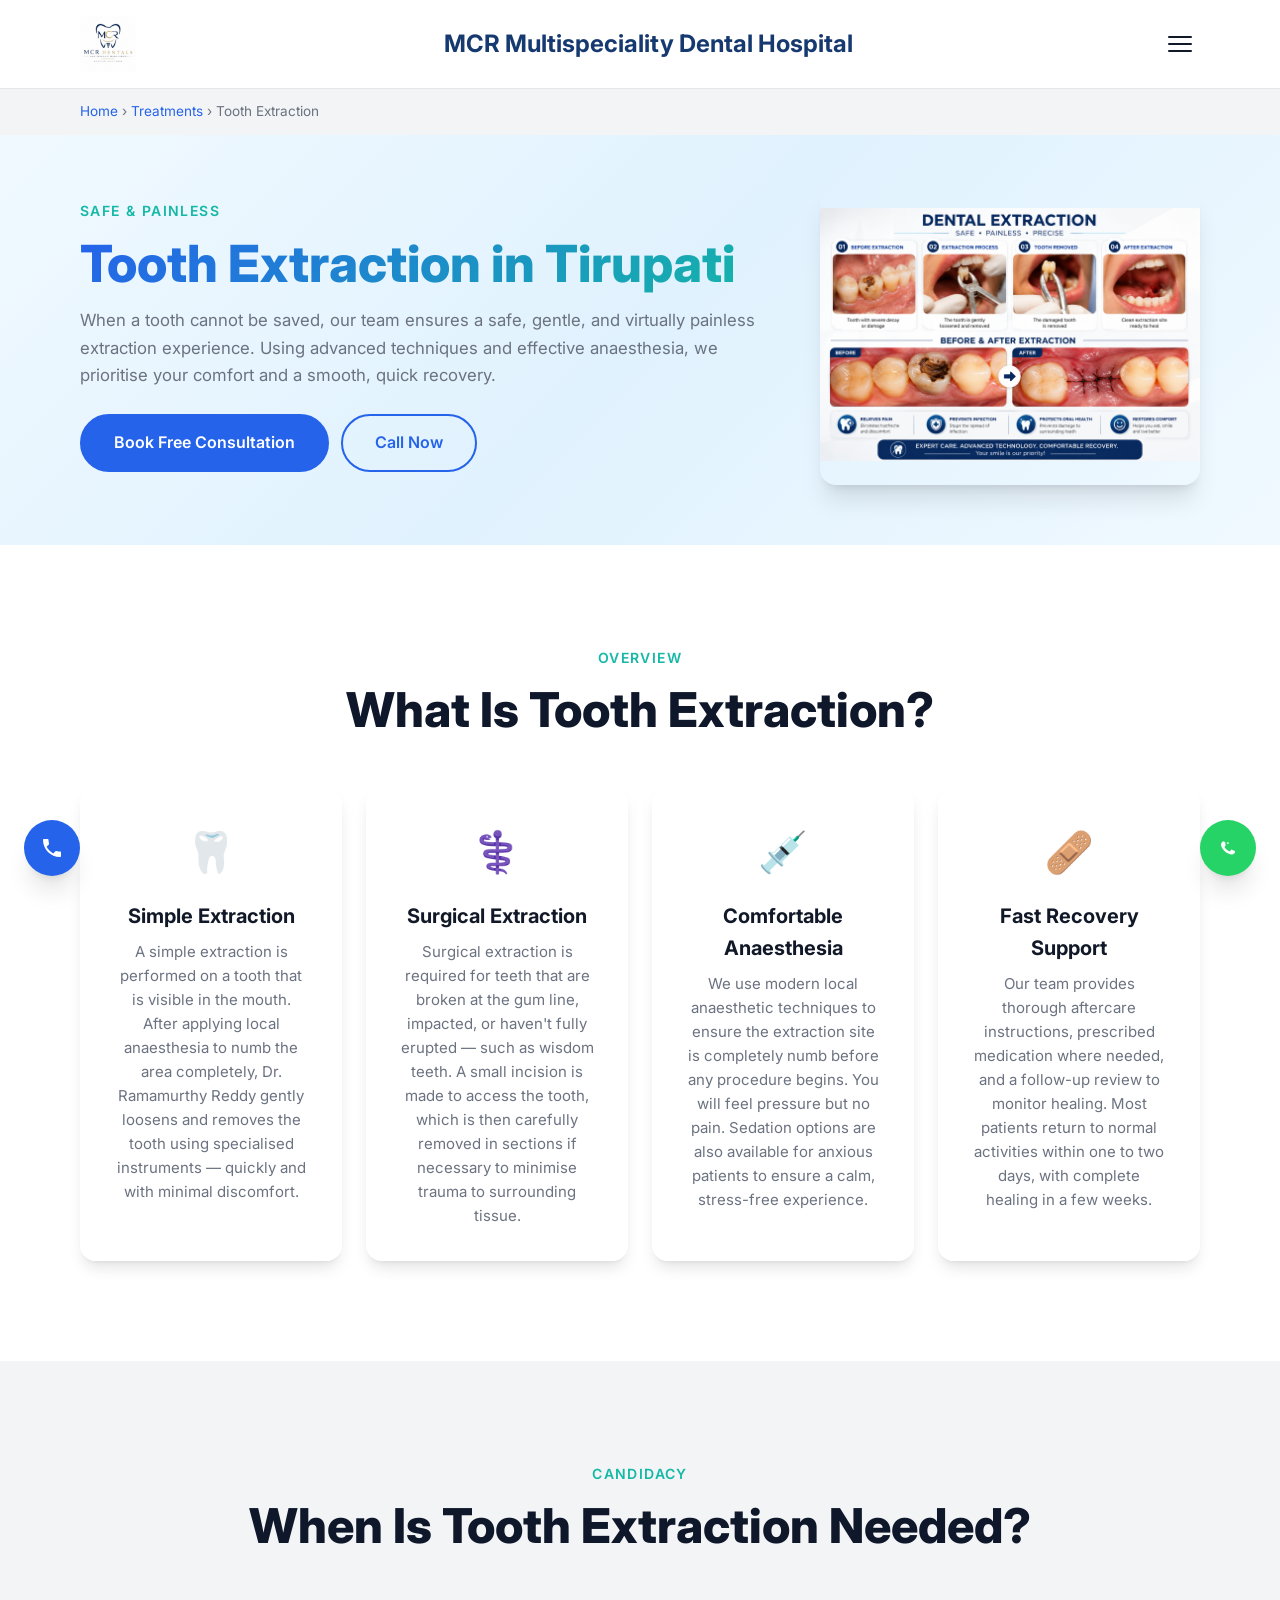
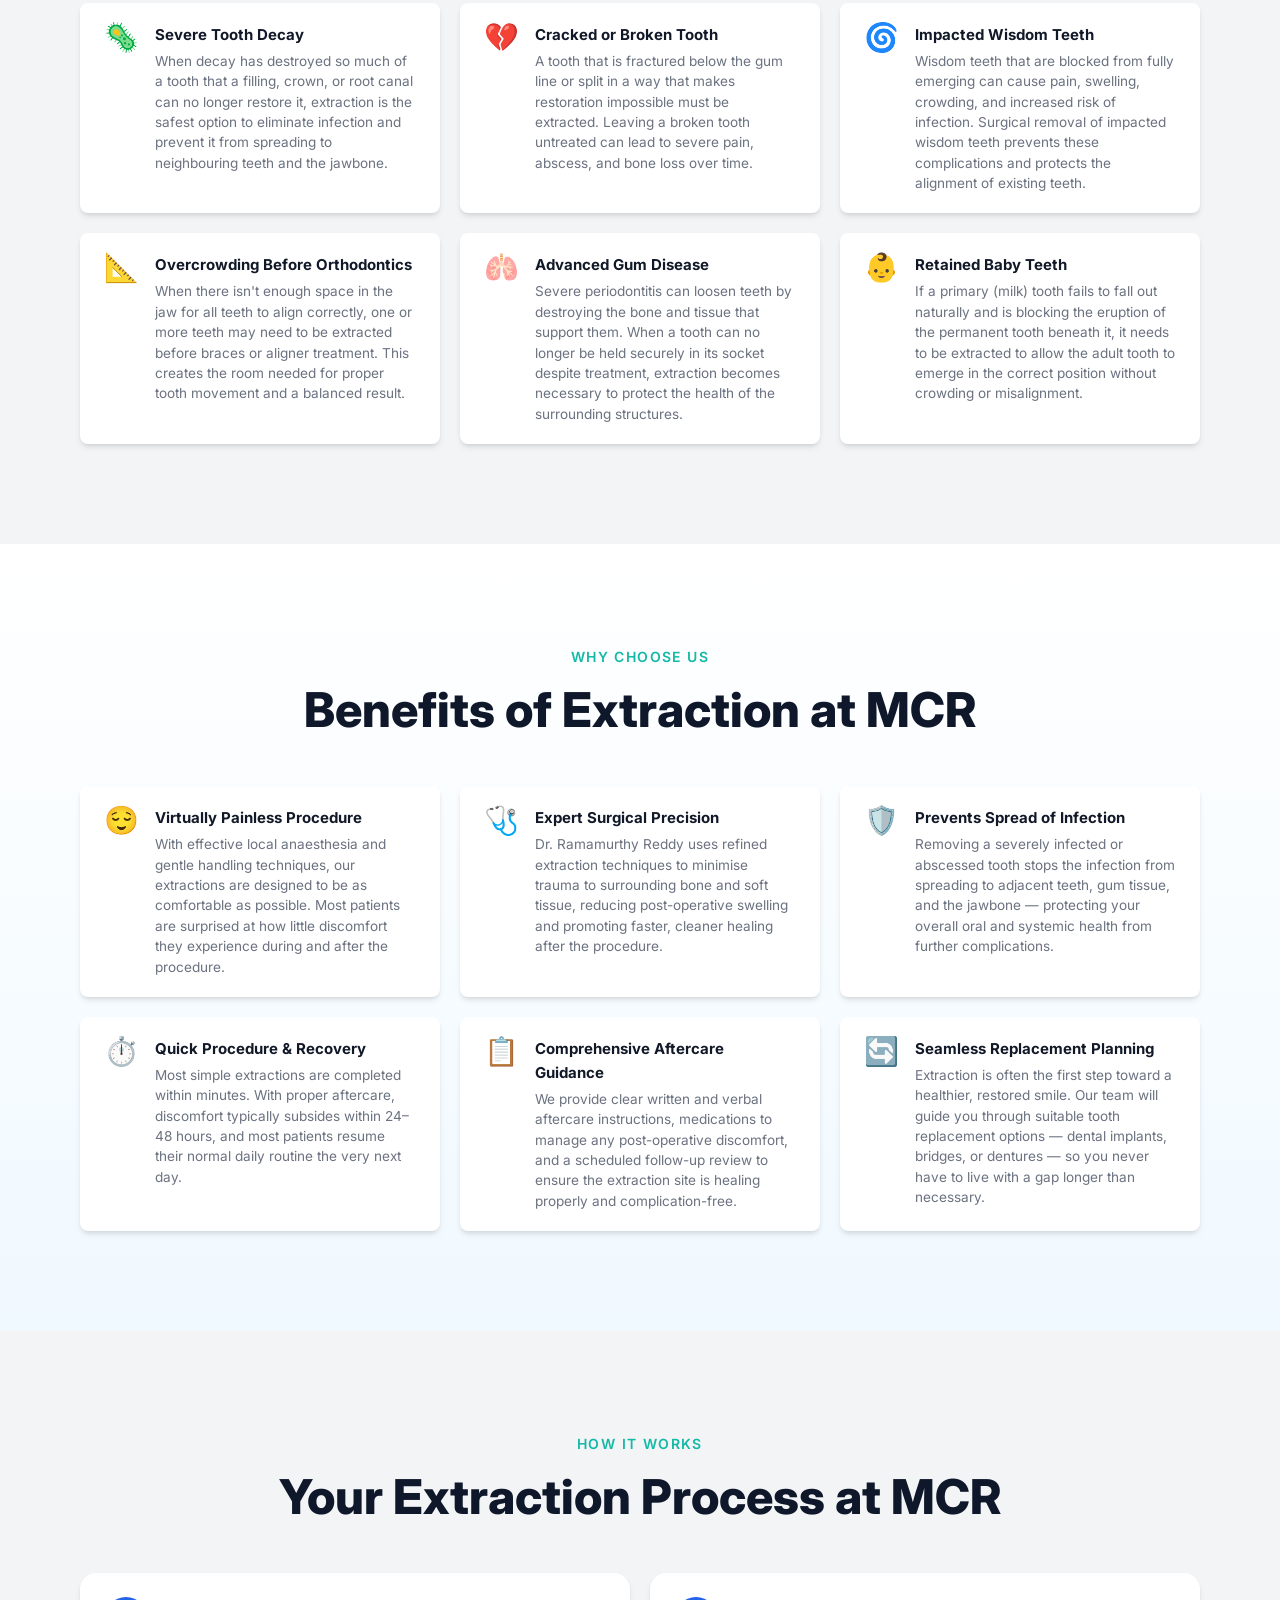
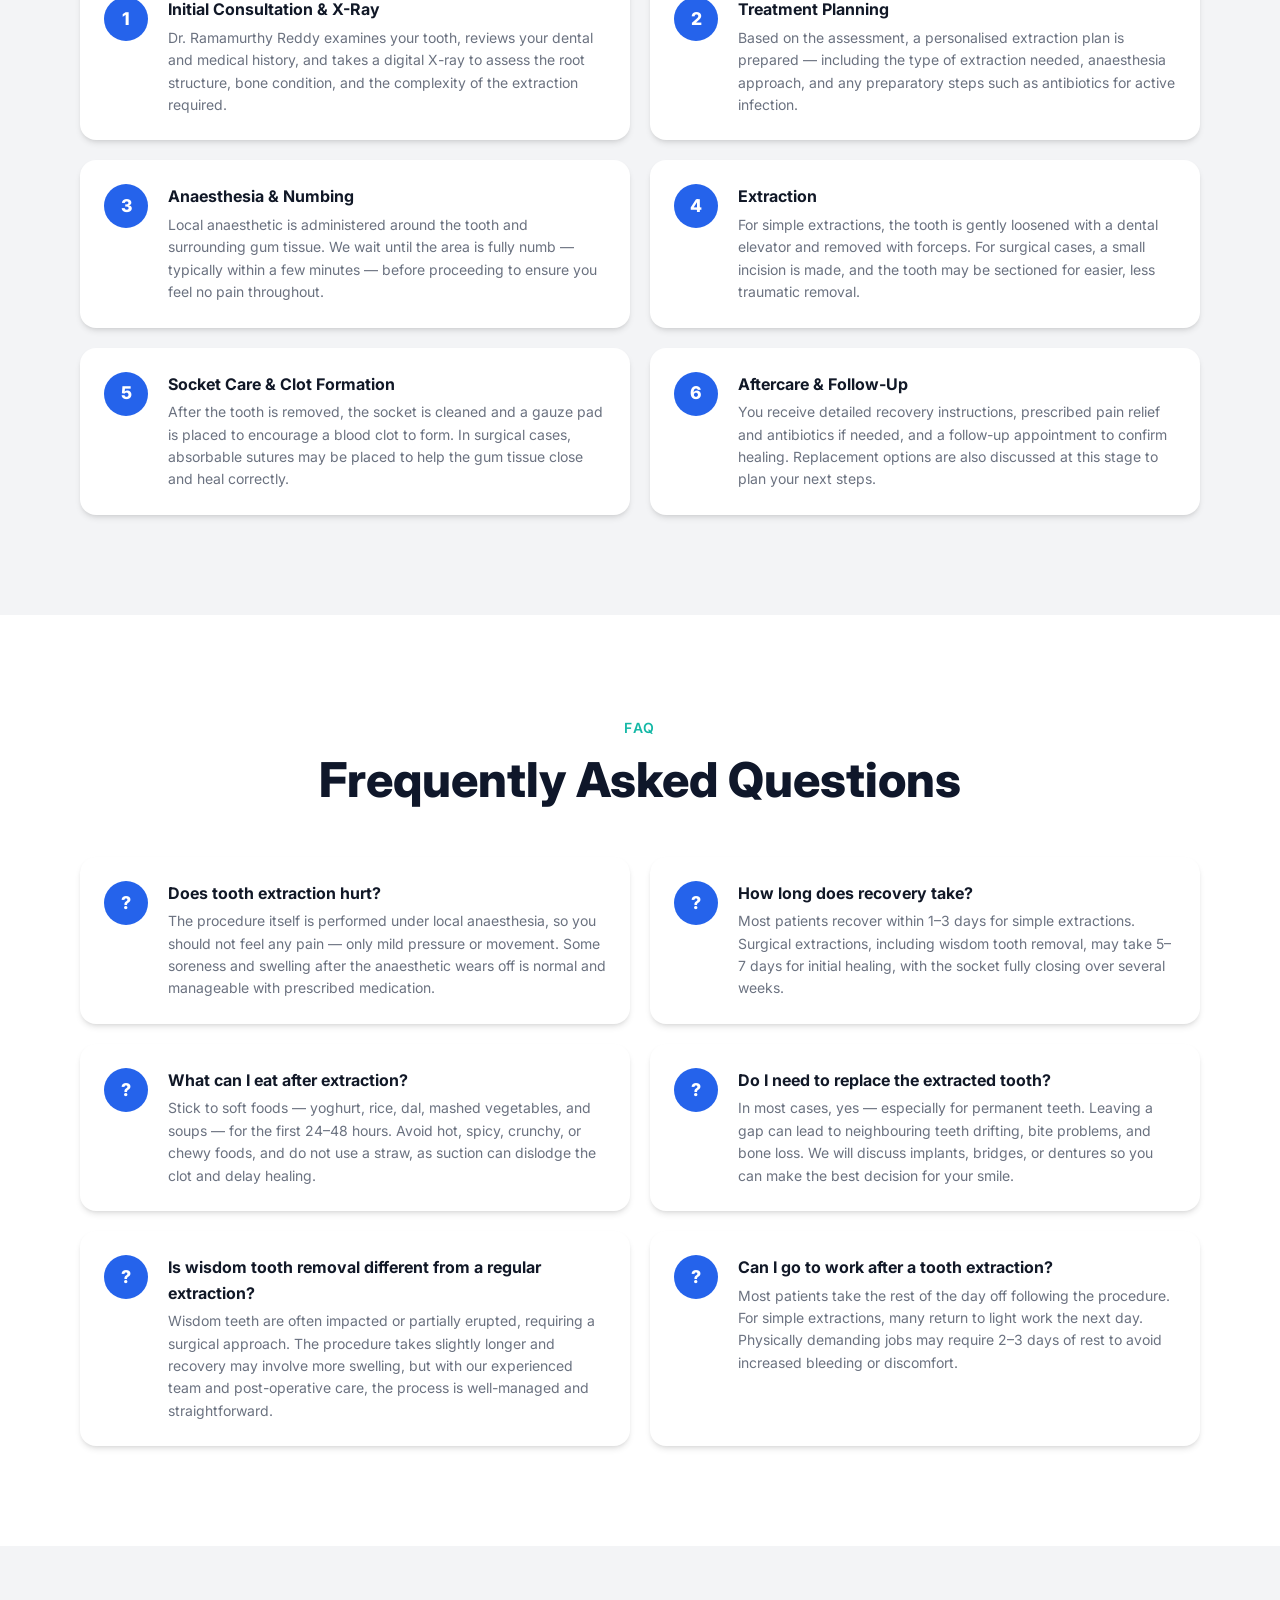
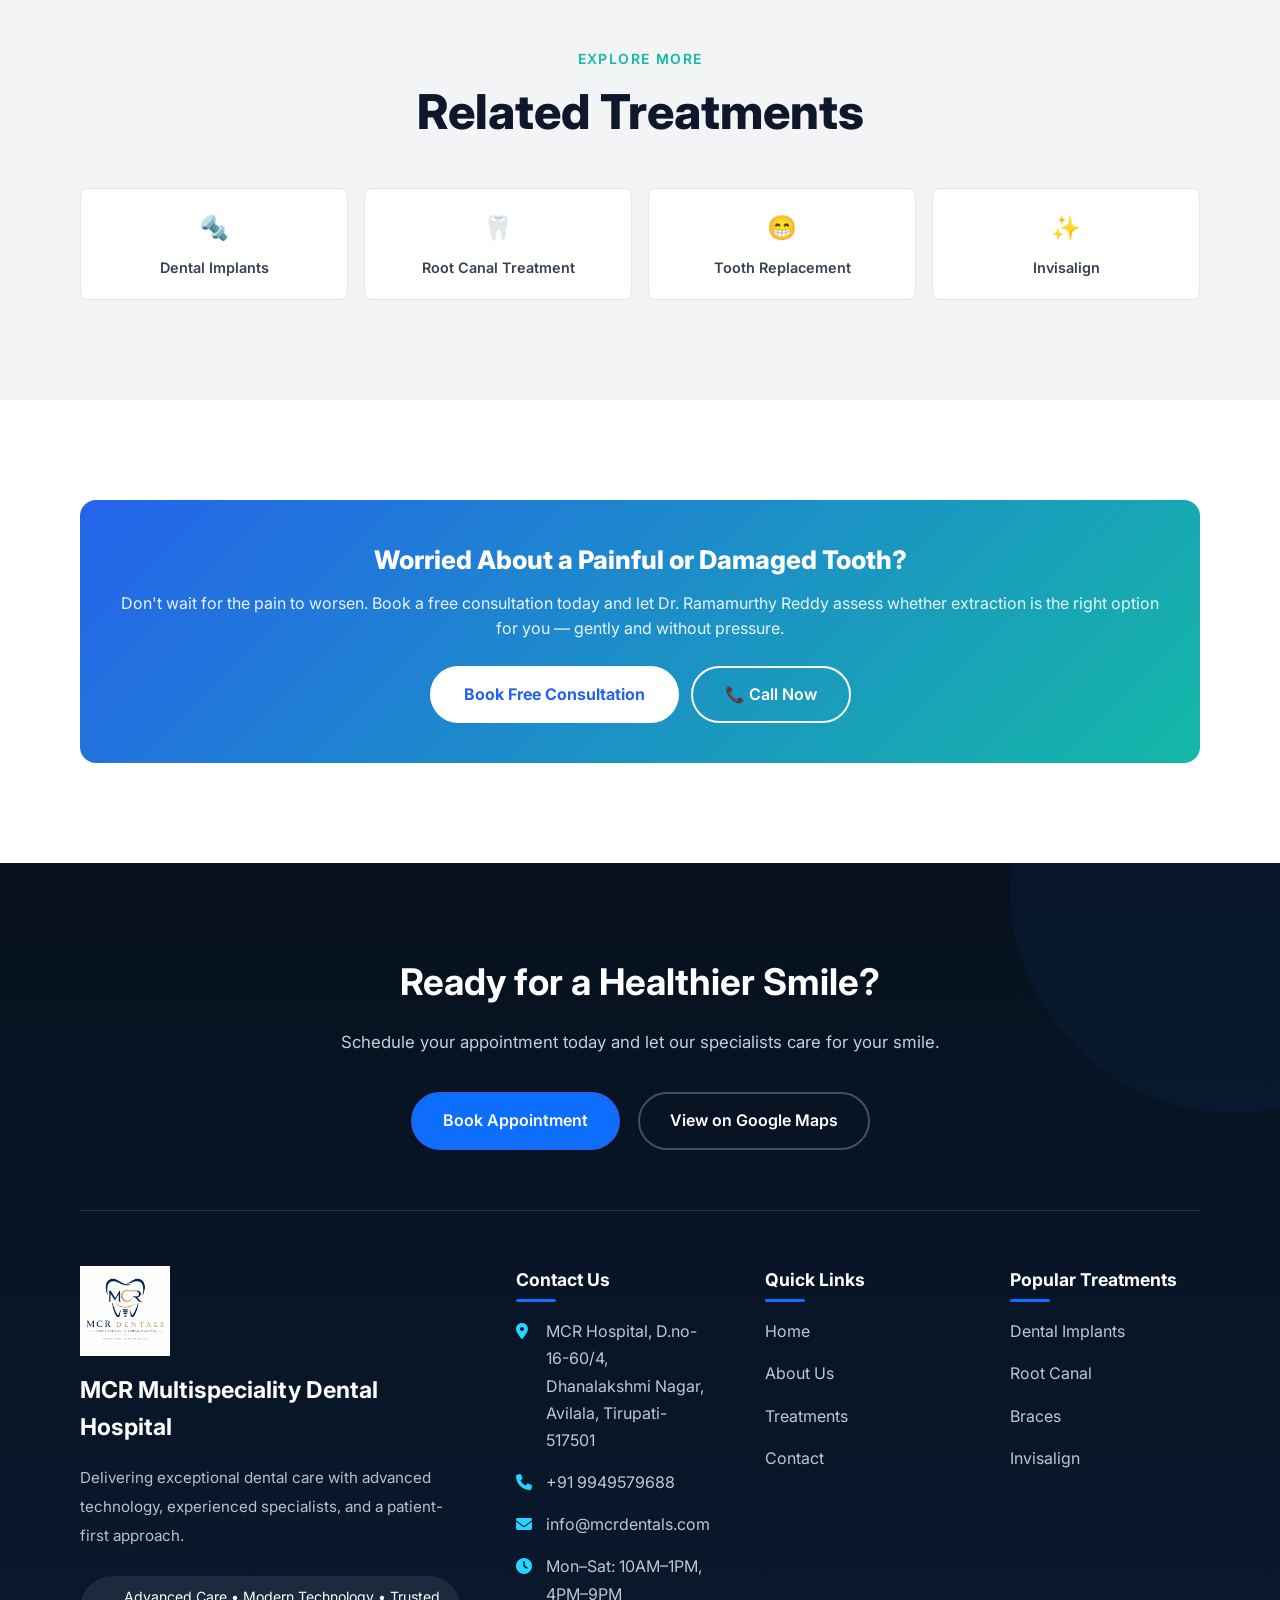
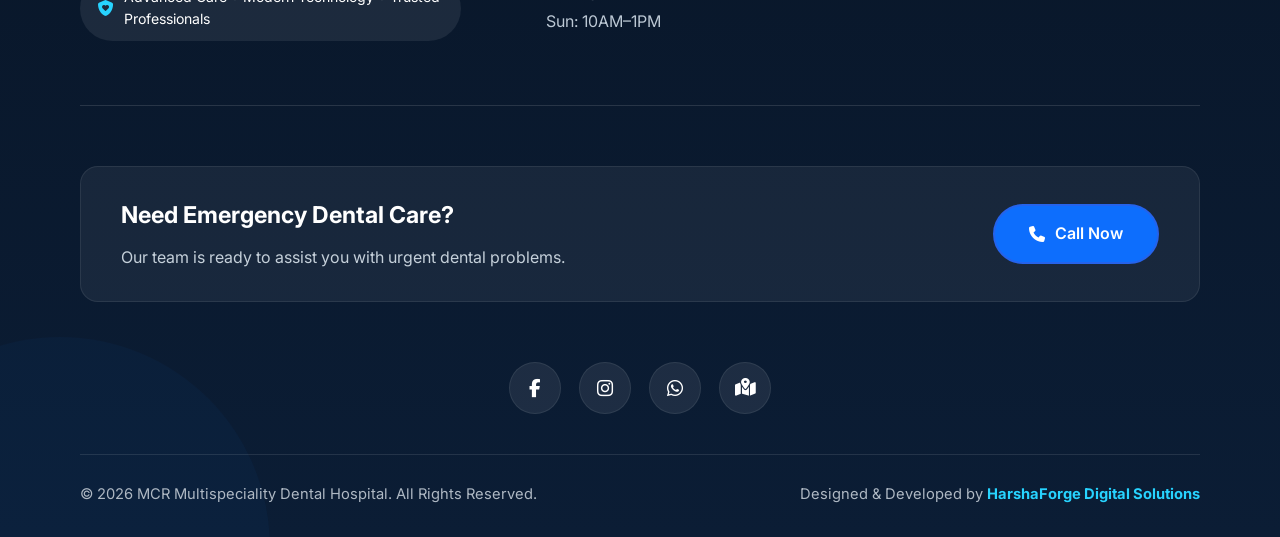
<file: extraction.html>
<!DOCTYPE html>
<html lang="en">
<head>
    <meta charset="UTF-8">
    <meta name="viewport" content="width=device-width, initial-scale=1.0">
    <title>Tooth Extraction in Tirupati | MCR Multispeciality Dental Hospital</title>
    <meta name="description" content="Safe and painless tooth extraction in Tirupati at MCR Multispeciality Dental Hospital. Expert care by Dr. Ramamurthy Reddy. Simple and surgical extractions with gentle, compassionate treatment.">
    <meta name="keywords" content="tooth extraction Tirupati, dental extraction Tirupati, wisdom tooth removal Tirupati, surgical extraction Tirupati, painless extraction Tirupati, MCR dental hospital">
    <meta name="robots" content="index, follow">
    <link rel="canonical" href="https://mcrdentalhospital.com/extraction.html">

    <!-- Open Graph -->
    <meta property="og:title" content="Tooth Extraction in Tirupati | MCR Multispeciality Dental Hospital">
    <meta property="og:description" content="Safe, gentle tooth extraction in Tirupati. Simple and surgical extractions performed with care and precision by our expert dental team.">
    <meta property="og:type" content="website">
    <meta property="og:url" content="https://mcrdentalhospital.com/extraction.html">
    <meta property="og:image" content="https://mcrdentalhospital.com/extraction.webp">
    <meta property="og:locale" content="en_IN">

    <!-- Schema -->
    <script type="application/ld+json">
    {
        "@context": "https://schema.org",
        "@type": "MedicalProcedure",
        "name": "Tooth Extraction",
        "description": "Dental procedure to remove a damaged, decayed, or problematic tooth from its socket in the jawbone. Includes simple and surgical extractions.",
        "procedureType": "Therapeutic",
        "followUp": "Post-extraction review within 7 days; regular dental check-ups every 6 months",
        "provider": {
            "@type": "Dentist",
            "name": "MCR Multispeciality Dental Hospital",
            "url": "https://mcrdentalhospital.com",
            "telephone": "+919949579688",
            "address": {
                "@type": "PostalAddress",
                "streetAddress": "D.no-16-60/4, Dhanalakshmi Nagar, Avilala",
                "addressLocality": "Tirupati",
                "addressRegion": "Andhra Pradesh",
                "postalCode": "517501",
                "addressCountry": "IN"
            }
        }
    }
    </script>

    <link rel="stylesheet" href="style.css">
    <link rel="preconnect" href="https://fonts.googleapis.com">
    <link rel="preconnect" href="https://fonts.gstatic.com" crossorigin>
    <link href="https://fonts.googleapis.com/css2?family=Inter:wght@300;400;500;600;700;800&display=swap" rel="stylesheet">
    <link rel="stylesheet" href="https://cdnjs.cloudflare.com/ajax/libs/font-awesome/6.7.2/css/all.min.css">
    <link rel="icon" type="image/png" href="/favicon-96x96.png" sizes="96x96">
    <link rel="shortcut icon" href="/favicon.ico">

    <style>
        /* ── Treatment page: process steps ── */
        .process-steps {
            display: grid;
            grid-template-columns: 1fr;
            gap: 20px;
            counter-reset: step;
        }
        .process-step {
            display: flex;
            gap: 20px;
            align-items: flex-start;
            background: var(--white);
            border-radius: var(--radius);
            padding: 24px;
            box-shadow: var(--shadow);
            transition: var(--transition);
        }
        .process-step:hover {
            transform: translateY(-3px);
            box-shadow: var(--shadow-lg);
        }
        .step-num {
            flex-shrink: 0;
            width: 44px;
            height: 44px;
            border-radius: 50%;
            background: var(--primary);
            color: var(--white);
            display: flex;
            align-items: center;
            justify-content: center;
            font-weight: 800;
            font-size: 1.1rem;
        }
        .step-body h4 {
            font-size: 1rem;
            font-weight: 700;
            color: var(--black);
            margin-bottom: 4px;
        }
        .step-body p {
            font-size: 0.875rem;
            color: var(--gray);
            line-height: 1.6;
            margin: 0;
        }

        /* ── Benefits grid ── */
        .benefits-grid {
            display: grid;
            grid-template-columns: 1fr;
            gap: 20px;
        }
        .benefit-item {
            display: flex;
            gap: 16px;
            align-items: flex-start;
            padding: 20px 24px;
            background: var(--white);
            border-radius: var(--radius-sm);
            box-shadow: var(--shadow);
            transition: var(--transition);
        }
        .benefit-item:hover {
            transform: translateY(-2px);
            box-shadow: var(--shadow-lg);
        }
        .benefit-icon {
            font-size: 1.75rem;
            flex-shrink: 0;
            line-height: 1;
        }
        .benefit-item h4 {
            font-size: 0.9375rem;
            font-weight: 700;
            color: var(--black);
            margin-bottom: 4px;
        }
        .benefit-item p {
            font-size: 0.85rem;
            color: var(--gray);
            line-height: 1.5;
            margin: 0;
        }

        /* ── Related treatments ── */
        .related-grid {
            display: grid;
            grid-template-columns: repeat(2, 1fr);
            gap: 16px;
        }
        .related-card {
            display: flex;
            flex-direction: column;
            align-items: center;
            justify-content: center;
            gap: 8px;
            padding: 20px 16px;
            background: var(--white);
            border: 1px solid var(--gray-border);
            border-radius: var(--radius-sm);
            text-align: center;
            font-weight: 600;
            font-size: 0.9rem;
            color: var(--gray-dark);
            transition: var(--transition);
            text-decoration: none;
        }
        .related-card:hover {
            border-color: var(--primary);
            color: var(--primary);
            transform: translateY(-2px);
            box-shadow: var(--shadow);
        }
        .related-card span.icon { font-size: 1.5rem; }

        /* ── Breadcrumb ── */
        .breadcrumb {
            background: var(--gray-light);
            padding: 12px 0;
            font-size: 0.85rem;
            color: var(--gray);
        }
        .breadcrumb a { color: var(--primary); }
        .breadcrumb a:hover { color: var(--accent); }

        /* ── Page hero ── */
        .tx-hero {
            background: linear-gradient(135deg, #F0F9FF 0%, #E0F2FE 50%, #F0F9FF 100%);
            padding: 50px 0 60px;
        }
        .tx-hero-inner {
            display: flex;
            flex-direction: column;
            gap: 32px;
            align-items: center;
        }
        .tx-hero-text { text-align: center; }
        .tx-hero-text h1 {
            font-size: 2.2rem;
            font-weight: 800;
            line-height: 1.15;
            margin-bottom: 14px;
            background: linear-gradient(135deg, var(--primary), var(--accent));
            -webkit-background-clip: text;
            -webkit-text-fill-color: transparent;
            background-clip: text;
        }
        .tx-hero-text p {
            font-size: 1.05rem;
            color: var(--gray);
            line-height: 1.65;
            margin-bottom: 24px;
            max-width: 560px;
        }
        .tx-hero-img {
            max-width: 460px;
            border-radius: var(--radius);
            overflow: hidden;
            box-shadow: var(--shadow-xl);
            flex:1;
            max-width:520px;
            display:flex;
            justify-content:center;
            align-items:center;
        }
        .tx-hero-img img {
            width:100%;
            height:auto;
            display:block;
            object-fit:contain;
        }

        /* ── CTA banner ── */
        .cta-banner {
            background: linear-gradient(135deg, var(--primary), var(--accent));
            border-radius: var(--radius);
            padding: 40px 32px;
            text-align: center;
            color: var(--white);
        }
        .cta-banner h2 {
            font-size: 1.6rem;
            font-weight: 800;
            margin-bottom: 10px;
        }
        .cta-banner p {
            font-size: 1rem;
            opacity: 0.9;
            margin-bottom: 24px;
        }
        .btn-white {
            background: var(--white);
            color: var(--primary);
            border-color: var(--white);
            font-weight: 700;
        }
        .btn-white:hover {
            background: var(--gray-light);
            transform: translateY(-2px);
        }

        /* ── Tablet ── */
        @media (min-width: 768px) {
            .tx-hero-inner { flex-direction: row; }
            .tx-hero-text { text-align: left; flex: 1; }
            .tx-hero-text p { max-width: 100%; }
            .tx-hero-img { max-width: 380px; flex-shrink: 0; }
            .tx-hero-img img { height: 300px; }
            .tx-hero-text h1 { font-size: 2.8rem; }
            .process-steps { grid-template-columns: repeat(2, 1fr); }
            .benefits-grid { grid-template-columns: repeat(2, 1fr); }
            .related-grid { grid-template-columns: repeat(4, 1fr); }
        }

        @media (min-width: 1024px) {
            .tx-hero-text h1 { font-size: 3.2rem; }
            .process-steps { grid-template-columns: repeat(2, 1fr); }
            .benefits-grid { grid-template-columns: repeat(3, 1fr); }
        }
    </style>
</head>
<body>

    <!-- HEADER -->
    <header id="main-header" class="header">
        <div class="header-container">
            <a href="index.html" class="header-logo-link">
                <img src="MCRlogo - Copy.jpeg" alt="MCR Dentals" class="header-logo">
            </a>
            <h1 class="header-title">MCR Multispeciality Dental Hospital</h1>
            <button id="menu-btn" class="menu-btn" aria-label="Open Menu">
                <span class="menu-bar"></span>
                <span class="menu-bar"></span>
                <span class="menu-bar"></span>
            </button>
        </div>
        <nav id="mobile-menu" class="mobile-menu">
            <a href="index.html" class="menu-link">Home</a>
            <a href="index.html#about" class="menu-link">About</a>
            <a href="index.html#treatments" class="menu-link">Treatments</a>
            <a href="index.html#contact" class="menu-link">Contact</a>
        </nav>
    </header>

    <!-- BREADCRUMB -->
    <div class="breadcrumb">
        <div class="container">
            <a href="index.html">Home</a> &rsaquo;
            <a href="index.html#treatments">Treatments</a> &rsaquo;
            Tooth Extraction
        </div>
    </div>

    <!-- PAGE HERO -->
    <section class="tx-hero">
        <div class="container tx-hero-inner">
            <div class="tx-hero-text">
                <span class="section-tag">Safe &amp; Painless</span>
                <h1>Tooth Extraction in Tirupati</h1>
                <p>When a tooth cannot be saved, our team ensures a safe, gentle, and virtually painless extraction experience. Using advanced techniques and effective anaesthesia, we prioritise your comfort and a smooth, quick recovery.</p>
                <div style="display:flex;flex-wrap:wrap;gap:12px;">
                    <a href="index.html#contact" class="btn btn-primary">Book Free Consultation</a>
                    <a href="tel:+919949579688" class="btn" style="border:2px solid var(--primary);color:var(--primary);">Call Now</a>
                </div>
            </div>
            <div class="tx-hero-img">
                <img src="extraction.jpeg" alt="Tooth Extraction at MCR Hospital Tirupati" loading="eager">
            </div>
        </div>
    </section>

    <!-- WHAT IS TOOTH EXTRACTION -->
    <section class="about section-pad">
        <div class="container">
            <div class="section-header">
                <span class="section-tag">Overview</span>
                <h2 class="section-title">What Is Tooth Extraction?</h2>
            </div>
            <div class="about-grid">
                <div class="about-card card-glass">
                    <div class="card-icon">🦷</div>
                    <h3>Simple Extraction</h3>
                    <p>A simple extraction is performed on a tooth that is visible in the mouth. After applying local anaesthesia to numb the area completely, Dr. Ramamurthy Reddy gently loosens and removes the tooth using specialised instruments — quickly and with minimal discomfort.</p>
                </div>
                <div class="about-card card-glass reveal">
                    <div class="card-icon">⚕️</div>
                    <h3>Surgical Extraction</h3>
                    <p>Surgical extraction is required for teeth that are broken at the gum line, impacted, or haven't fully erupted — such as wisdom teeth. A small incision is made to access the tooth, which is then carefully removed in sections if necessary to minimise trauma to surrounding tissue.</p>
                </div>
                <div class="about-card card-glass reveal">
                    <div class="card-icon">💉</div>
                    <h3>Comfortable Anaesthesia</h3>
                    <p>We use modern local anaesthetic techniques to ensure the extraction site is completely numb before any procedure begins. You will feel pressure but no pain. Sedation options are also available for anxious patients to ensure a calm, stress-free experience.</p>
                </div>
                <div class="about-card card-glass reveal">
                    <div class="card-icon">🩹</div>
                    <h3>Fast Recovery Support</h3>
                    <p>Our team provides thorough aftercare instructions, prescribed medication where needed, and a follow-up review to monitor healing. Most patients return to normal activities within one to two days, with complete healing in a few weeks.</p>
                </div>
            </div>
        </div>
    </section>

    <!-- WHO NEEDS EXTRACTION -->
    <section class="section-pad" style="background:var(--gray-light);">
        <div class="container">
            <div class="section-header">
                <span class="section-tag">Candidacy</span>
                <h2 class="section-title">When Is Tooth Extraction Needed?</h2>
            </div>
            <div class="benefits-grid">
                <div class="benefit-item">
                    <span class="benefit-icon">🦠</span>
                    <div>
                        <h4>Severe Tooth Decay</h4>
                        <p>When decay has destroyed so much of a tooth that a filling, crown, or root canal can no longer restore it, extraction is the safest option to eliminate infection and prevent it from spreading to neighbouring teeth and the jawbone.</p>
                    </div>
                </div>
                <div class="benefit-item">
                    <span class="benefit-icon">💔</span>
                    <div>
                        <h4>Cracked or Broken Tooth</h4>
                        <p>A tooth that is fractured below the gum line or split in a way that makes restoration impossible must be extracted. Leaving a broken tooth untreated can lead to severe pain, abscess, and bone loss over time.</p>
                    </div>
                </div>
                <div class="benefit-item">
                    <span class="benefit-icon">🌀</span>
                    <div>
                        <h4>Impacted Wisdom Teeth</h4>
                        <p>Wisdom teeth that are blocked from fully emerging can cause pain, swelling, crowding, and increased risk of infection. Surgical removal of impacted wisdom teeth prevents these complications and protects the alignment of existing teeth.</p>
                    </div>
                </div>
                <div class="benefit-item">
                    <span class="benefit-icon">📐</span>
                    <div>
                        <h4>Overcrowding Before Orthodontics</h4>
                        <p>When there isn't enough space in the jaw for all teeth to align correctly, one or more teeth may need to be extracted before braces or aligner treatment. This creates the room needed for proper tooth movement and a balanced result.</p>
                    </div>
                </div>
                <div class="benefit-item">
                    <span class="benefit-icon">🫁</span>
                    <div>
                        <h4>Advanced Gum Disease</h4>
                        <p>Severe periodontitis can loosen teeth by destroying the bone and tissue that support them. When a tooth can no longer be held securely in its socket despite treatment, extraction becomes necessary to protect the health of the surrounding structures.</p>
                    </div>
                </div>
                <div class="benefit-item">
                    <span class="benefit-icon">👶</span>
                    <div>
                        <h4>Retained Baby Teeth</h4>
                        <p>If a primary (milk) tooth fails to fall out naturally and is blocking the eruption of the permanent tooth beneath it, it needs to be extracted to allow the adult tooth to emerge in the correct position without crowding or misalignment.</p>
                    </div>
                </div>
            </div>
        </div>
    </section>

    <!-- BENEFITS -->
    <section class="treatments section-pad">
        <div class="container">
            <div class="section-header">
                <span class="section-tag">Why Choose Us</span>
                <h2 class="section-title">Benefits of Extraction at MCR</h2>
            </div>
            <div class="benefits-grid">
                <div class="benefit-item">
                    <span class="benefit-icon">😌</span>
                    <div>
                        <h4>Virtually Painless Procedure</h4>
                        <p>With effective local anaesthesia and gentle handling techniques, our extractions are designed to be as comfortable as possible. Most patients are surprised at how little discomfort they experience during and after the procedure.</p>
                    </div>
                </div>
                <div class="benefit-item">
                    <span class="benefit-icon">🩺</span>
                    <div>
                        <h4>Expert Surgical Precision</h4>
                        <p>Dr. Ramamurthy Reddy uses refined extraction techniques to minimise trauma to surrounding bone and soft tissue, reducing post-operative swelling and promoting faster, cleaner healing after the procedure.</p>
                    </div>
                </div>
                <div class="benefit-item">
                    <span class="benefit-icon">🛡️</span>
                    <div>
                        <h4>Prevents Spread of Infection</h4>
                        <p>Removing a severely infected or abscessed tooth stops the infection from spreading to adjacent teeth, gum tissue, and the jawbone — protecting your overall oral and systemic health from further complications.</p>
                    </div>
                </div>
                <div class="benefit-item">
                    <span class="benefit-icon">⏱️</span>
                    <div>
                        <h4>Quick Procedure &amp; Recovery</h4>
                        <p>Most simple extractions are completed within minutes. With proper aftercare, discomfort typically subsides within 24–48 hours, and most patients resume their normal daily routine the very next day.</p>
                    </div>
                </div>
                <div class="benefit-item">
                    <span class="benefit-icon">📋</span>
                    <div>
                        <h4>Comprehensive Aftercare Guidance</h4>
                        <p>We provide clear written and verbal aftercare instructions, medications to manage any post-operative discomfort, and a scheduled follow-up review to ensure the extraction site is healing properly and complication-free.</p>
                    </div>
                </div>
                <div class="benefit-item">
                    <span class="benefit-icon">🔄</span>
                    <div>
                        <h4>Seamless Replacement Planning</h4>
                        <p>Extraction is often the first step toward a healthier, restored smile. Our team will guide you through suitable tooth replacement options — dental implants, bridges, or dentures — so you never have to live with a gap longer than necessary.</p>
                    </div>
                </div>
            </div>
        </div>
    </section>

    <!-- TREATMENT PROCESS -->
    <section class="section-pad" style="background:var(--gray-light);">
        <div class="container">
            <div class="section-header">
                <span class="section-tag">How It Works</span>
                <h2 class="section-title">Your Extraction Process at MCR</h2>
            </div>
            <div class="process-steps">
                <div class="process-step">
                    <div class="step-num">1</div>
                    <div class="step-body">
                        <h4>Initial Consultation &amp; X-Ray</h4>
                        <p>Dr. Ramamurthy Reddy examines your tooth, reviews your dental and medical history, and takes a digital X-ray to assess the root structure, bone condition, and the complexity of the extraction required.</p>
                    </div>
                </div>
                <div class="process-step">
                    <div class="step-num">2</div>
                    <div class="step-body">
                        <h4>Treatment Planning</h4>
                        <p>Based on the assessment, a personalised extraction plan is prepared — including the type of extraction needed, anaesthesia approach, and any preparatory steps such as antibiotics for active infection.</p>
                    </div>
                </div>
                <div class="process-step">
                    <div class="step-num">3</div>
                    <div class="step-body">
                        <h4>Anaesthesia &amp; Numbing</h4>
                        <p>Local anaesthetic is administered around the tooth and surrounding gum tissue. We wait until the area is fully numb — typically within a few minutes — before proceeding to ensure you feel no pain throughout.</p>
                    </div>
                </div>
                <div class="process-step">
                    <div class="step-num">4</div>
                    <div class="step-body">
                        <h4>Extraction</h4>
                        <p>For simple extractions, the tooth is gently loosened with a dental elevator and removed with forceps. For surgical cases, a small incision is made, and the tooth may be sectioned for easier, less traumatic removal.</p>
                    </div>
                </div>
                <div class="process-step">
                    <div class="step-num">5</div>
                    <div class="step-body">
                        <h4>Socket Care &amp; Clot Formation</h4>
                        <p>After the tooth is removed, the socket is cleaned and a gauze pad is placed to encourage a blood clot to form. In surgical cases, absorbable sutures may be placed to help the gum tissue close and heal correctly.</p>
                    </div>
                </div>
                <div class="process-step">
                    <div class="step-num">6</div>
                    <div class="step-body">
                        <h4>Aftercare &amp; Follow-Up</h4>
                        <p>You receive detailed recovery instructions, prescribed pain relief and antibiotics if needed, and a follow-up appointment to confirm healing. Replacement options are also discussed at this stage to plan your next steps.</p>
                    </div>
                </div>
            </div>
        </div>
    </section>

    <!-- FAQ -->
    <section class="section-pad">
        <div class="container">
            <div class="section-header">
                <span class="section-tag">FAQ</span>
                <h2 class="section-title">Frequently Asked Questions</h2>
            </div>
            <div class="process-steps">
                <div class="process-step">
                    <div class="step-num">?</div>
                    <div class="step-body">
                        <h4>Does tooth extraction hurt?</h4>
                        <p>The procedure itself is performed under local anaesthesia, so you should not feel any pain — only mild pressure or movement. Some soreness and swelling after the anaesthetic wears off is normal and manageable with prescribed medication.</p>
                    </div>
                </div>
                <div class="process-step">
                    <div class="step-num">?</div>
                    <div class="step-body">
                        <h4>How long does recovery take?</h4>
                        <p>Most patients recover within 1–3 days for simple extractions. Surgical extractions, including wisdom tooth removal, may take 5–7 days for initial healing, with the socket fully closing over several weeks.</p>
                    </div>
                </div>
                <div class="process-step">
                    <div class="step-num">?</div>
                    <div class="step-body">
                        <h4>What can I eat after extraction?</h4>
                        <p>Stick to soft foods — yoghurt, rice, dal, mashed vegetables, and soups — for the first 24–48 hours. Avoid hot, spicy, crunchy, or chewy foods, and do not use a straw, as suction can dislodge the clot and delay healing.</p>
                    </div>
                </div>
                <div class="process-step">
                    <div class="step-num">?</div>
                    <div class="step-body">
                        <h4>Do I need to replace the extracted tooth?</h4>
                        <p>In most cases, yes — especially for permanent teeth. Leaving a gap can lead to neighbouring teeth drifting, bite problems, and bone loss. We will discuss implants, bridges, or dentures so you can make the best decision for your smile.</p>
                    </div>
                </div>
                <div class="process-step">
                    <div class="step-num">?</div>
                    <div class="step-body">
                        <h4>Is wisdom tooth removal different from a regular extraction?</h4>
                        <p>Wisdom teeth are often impacted or partially erupted, requiring a surgical approach. The procedure takes slightly longer and recovery may involve more swelling, but with our experienced team and post-operative care, the process is well-managed and straightforward.</p>
                    </div>
                </div>
                <div class="process-step">
                    <div class="step-num">?</div>
                    <div class="step-body">
                        <h4>Can I go to work after a tooth extraction?</h4>
                        <p>Most patients take the rest of the day off following the procedure. For simple extractions, many return to light work the next day. Physically demanding jobs may require 2–3 days of rest to avoid increased bleeding or discomfort.</p>
                    </div>
                </div>
            </div>
        </div>
    </section>

    <!-- RELATED TREATMENTS -->
    <section class="section-pad" style="background:var(--gray-light);">
        <div class="container">
            <div class="section-header">
                <span class="section-tag">Explore More</span>
                <h2 class="section-title">Related Treatments</h2>
            </div>
            <div class="related-grid">
                <a href="dental-implants.html" class="related-card">
                    <span class="icon">🔩</span>
                    Dental Implants
                </a>
                <a href="root-canal (4).html" class="related-card">
                    <span class="icon">🦷</span>
                    Root Canal Treatment
                </a>
                <a href="tooth-replacement.html" class="related-card">
                    <span class="icon">😁</span>
                    Tooth Replacement
                </a>
                <a href="invisalign.html" class="related-card">
                    <span class="icon">✨</span>
                    Invisalign
                </a>
            </div>
        </div>
    </section>

    <!-- CTA BANNER -->
    <section class="section-pad">
        <div class="container">
            <div class="cta-banner">
                <h2>Worried About a Painful or Damaged Tooth?</h2>
                <p>Don't wait for the pain to worsen. Book a free consultation today and let Dr. Ramamurthy Reddy assess whether extraction is the right option for you — gently and without pressure.</p>
                <div style="display:flex;flex-wrap:wrap;gap:12px;justify-content:center;">
                    <a href="index.html#contact" class="btn btn-white">Book Free Consultation</a>
                    <a href="tel:+919949579688" class="btn" style="border:2px solid var(--white);color:var(--white);">📞 Call Now</a>
                </div>
            </div>
        </div>
    </section>

   <!-- FOOTER -->
    <footer id="footer" class="footer">
        <div class="container">
            <div class="footer-cta">
                <h2>Ready for a Healthier Smile?</h2>
                <p>Schedule your appointment today and let our specialists care for your smile.</p>
                <div class="footer-cta-buttons">
                    <a href="index.html#contact" class="btn btn-primary">Book Appointment</a>
                    <a href="https://maps.google.com/?q=MCR+Hospital+Tirupati" target="_blank" class="btn btn-secondary">View on Google Maps</a>
                </div>
            </div>
            <hr class="footer-divider">
            <div class="footer-grid">
                <div class="footer-brand">
                    <img src="MCRlogo - Copy.jpeg" alt="MCR Multispeciality Dental Hospital" class="footer-logo">
                    <h3>MCR Multispeciality Dental Hospital</h3>
                    <p>Delivering exceptional dental care with advanced technology, experienced specialists, and a patient-first approach.</p>
                    <div class="footer-badge">
                        <i class="fas fa-shield-heart"></i>
                        <span>Advanced Care • Modern Technology • Trusted Professionals</span>
                    </div>
                </div>
                <div class="footer-column">
                    <h4>Contact Us</h4>
                    <ul>
                        <li><i class="fas fa-map-marker-alt"></i>MCR Hospital, D.no-16-60/4, Dhanalakshmi Nagar, Avilala, Tirupati- 517501</li>
                        <li><i class="fas fa-phone"></i><a href="tel:+919949579688">+91 9949579688</a></li>
                        <li><i class="fas fa-envelope"></i><a href="mailto:info@mcrdentals.com">info@mcrdentals.com</a></li>
                        <li><i class="fas fa-clock"></i>Mon–Sat: 10AM–1PM, 4PM–9PM<br>Sun: 10AM–1PM</li>
                    </ul>
                </div>
                <div class="footer-column">
                    <h4>Quick Links</h4>
                    <ul>
                        <li><a href="index.html">Home</a></li>
                        <li><a href="index.html#about">About Us</a></li>
                        <li><a href="index.html#treatments">Treatments</a></li>
                        <li><a href="index.html#contact">Contact</a></li>
                    </ul>
                </div>
                <div class="footer-column">
                    <h4>Popular Treatments</h4>
                    <ul>
                        <li><a href="dental-implants.html">Dental Implants</a></li>
                        <li><a href="root-canal (4).html">Root Canal</a></li>
                        <li><a href="braces.html">Braces</a></li>
                        <li><a href="invisalign.html">Invisalign</a></li>
                    </ul>
                </div>
            </div>
            <hr class="footer-divider">
            <div class="footer-emergency">
                <div>
                    <h4>Need Emergency Dental Care?</h4>
                    <p>Our team is ready to assist you with urgent dental problems.</p>
                </div>
                <a href="tel:+919949579688" class="btn btn-primary"><i class="fas fa-phone"></i>Call Now</a>
            </div>
            <div class="footer-social">
                <a href="#" aria-label="Facebook"><i class="fab fa-facebook-f"></i></a>
                <a href="#" aria-label="Instagram"><i class="fab fa-instagram"></i></a>
                <a href="#" aria-label="WhatsApp"><i class="fab fa-whatsapp"></i></a>
                <a href="#" aria-label="Google Maps"><i class="fas fa-map-marked-alt"></i></a>
            </div>
            <div class="footer-bottom">
                <div class="footer-copy"><p>© 2026 MCR Multispeciality Dental Hospital. All Rights Reserved.</p></div>
                <div class="footer-credit"><p>Designed & Developed by <a href="https://wa.link/bxk8qe"><strong>HarshaForge Digital Solutions</strong></a></p></div>
            </div>
        </div>
    </footer>

    <!-- FLOATING BUTTONS -->
    <a href="https://wa.link/kc9k2c" target="_blank" class="float-btn float-whatsapp" aria-label="WhatsApp">
        <svg viewBox="0 0 24 24" fill="white" width="28" height="28"><path d="M17.472 14.382c-.297-.149-1.758-.867-2.03-.967-.273-.099-.471-.148-.67.15-.197.297-.767.966-.94 1.164-.173.199-.347.223-.644.075-.297-.15-1.255-.463-2.39-1.475-.883-.788-1.48-1.761-1.653-2.059-.173-.297-.018-.458.13-.606.134-.133.298-.347.446-.52.149-.174.198-.298.298-.497.099-.198.05-.371-.025-.52-.075-.149-.669-1.612-.916-2.207-.242-.579-.487-.5-.669-.51-.173-.008-.371-.01-.57-.01-.198 0-.52.074-.792.372-.272.297-1.04 1.016-1.04 2.479 0 1.462 1.065 2.875 1.213 3.074.149.198 2.096 3.2 5.077 4.487.709.306 1.262.489 1.694.625.712.227 1.36.195 1.871.118.571-.085 1.758-.719 2.006-1.413.248-.694.248-1.289.173-1.413-.074-.124-.272-.198-.57-.347m-5.421-7.153c-.198-.099-.446-.099-.644.05-.198.149-.297.347-.297.545 0 .198.099.396.248.545.149.149.347.248.545.248.198 0 .396-.099.545-.248.149-.149.248-.347.248-.545 0-.198-.099-.396-.248-.545-.149-.099-.347-.198-.397-.198m-2.876 0c-.198-.099-.446-.099-.644.05-.198.149-.297.347-.297.545 0 .198.099.396.248.545.149.149.347.248.545.248.198 0 .396-.099.545-.248.149-.149.248-.347.248-.545 0-.198-.099-.396-.248-.545-.149-.099-.347-.198-.397-.198"/></svg>
    </a>
    <a href="tel:+919949579688" class="float-btn float-call" aria-label="Call">
        <svg viewBox="0 0 24 24" fill="white" width="24" height="24"><path d="M6.62 10.79c1.44 2.83 3.76 5.14 6.59 6.59l2.2-2.2c.27-.27.67-.36 1.02-.24 1.12.37 2.33.57 3.57.57.55 0 1 .45 1 1V20c0 .55-.45 1-1 1-9.39 0-17-7.61-17-17 0-.55.45-1 1-1h3.5c.55 0 1 .45 1 1 0 1.25.2 2.45.57 3.57.11.35.03.74-.25 1.02l-2.2 2.2z"/></svg>
    </a>

    <script src="script.js"></script>
</body>
</html>
</file>
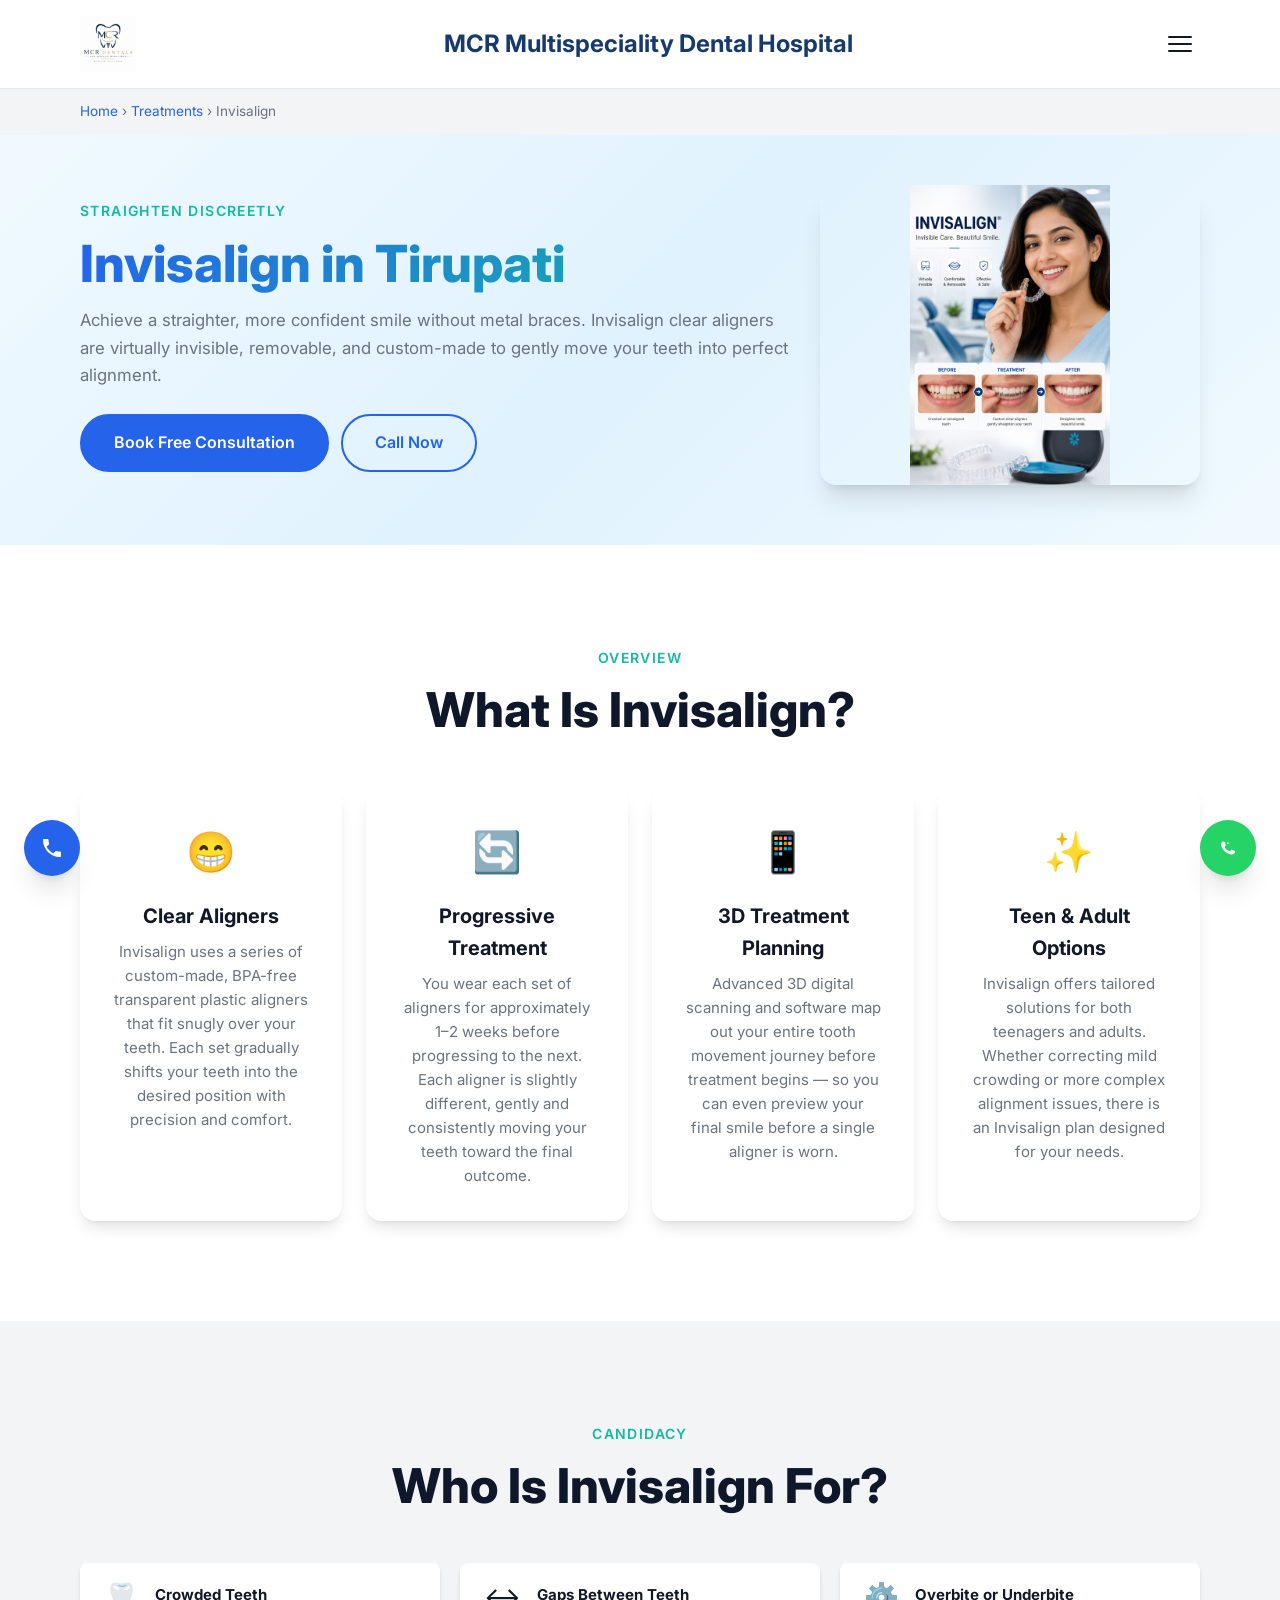
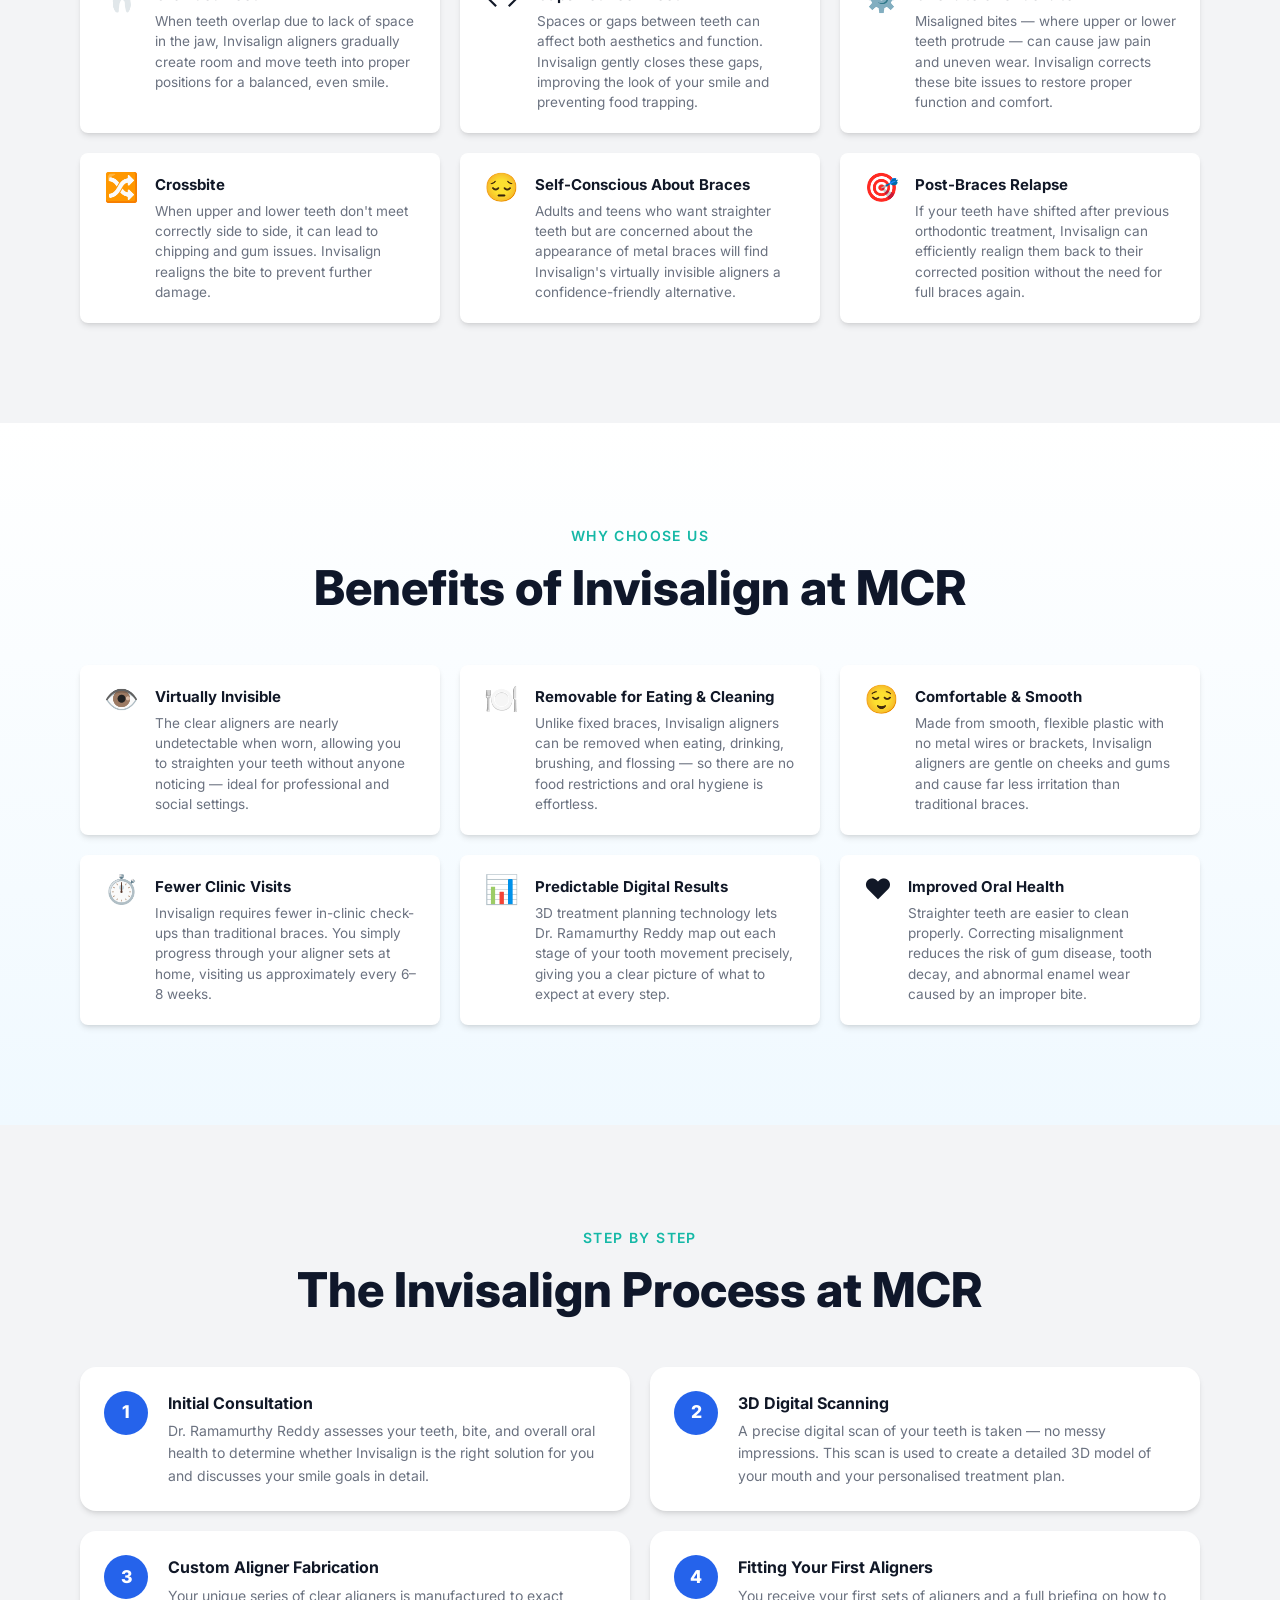
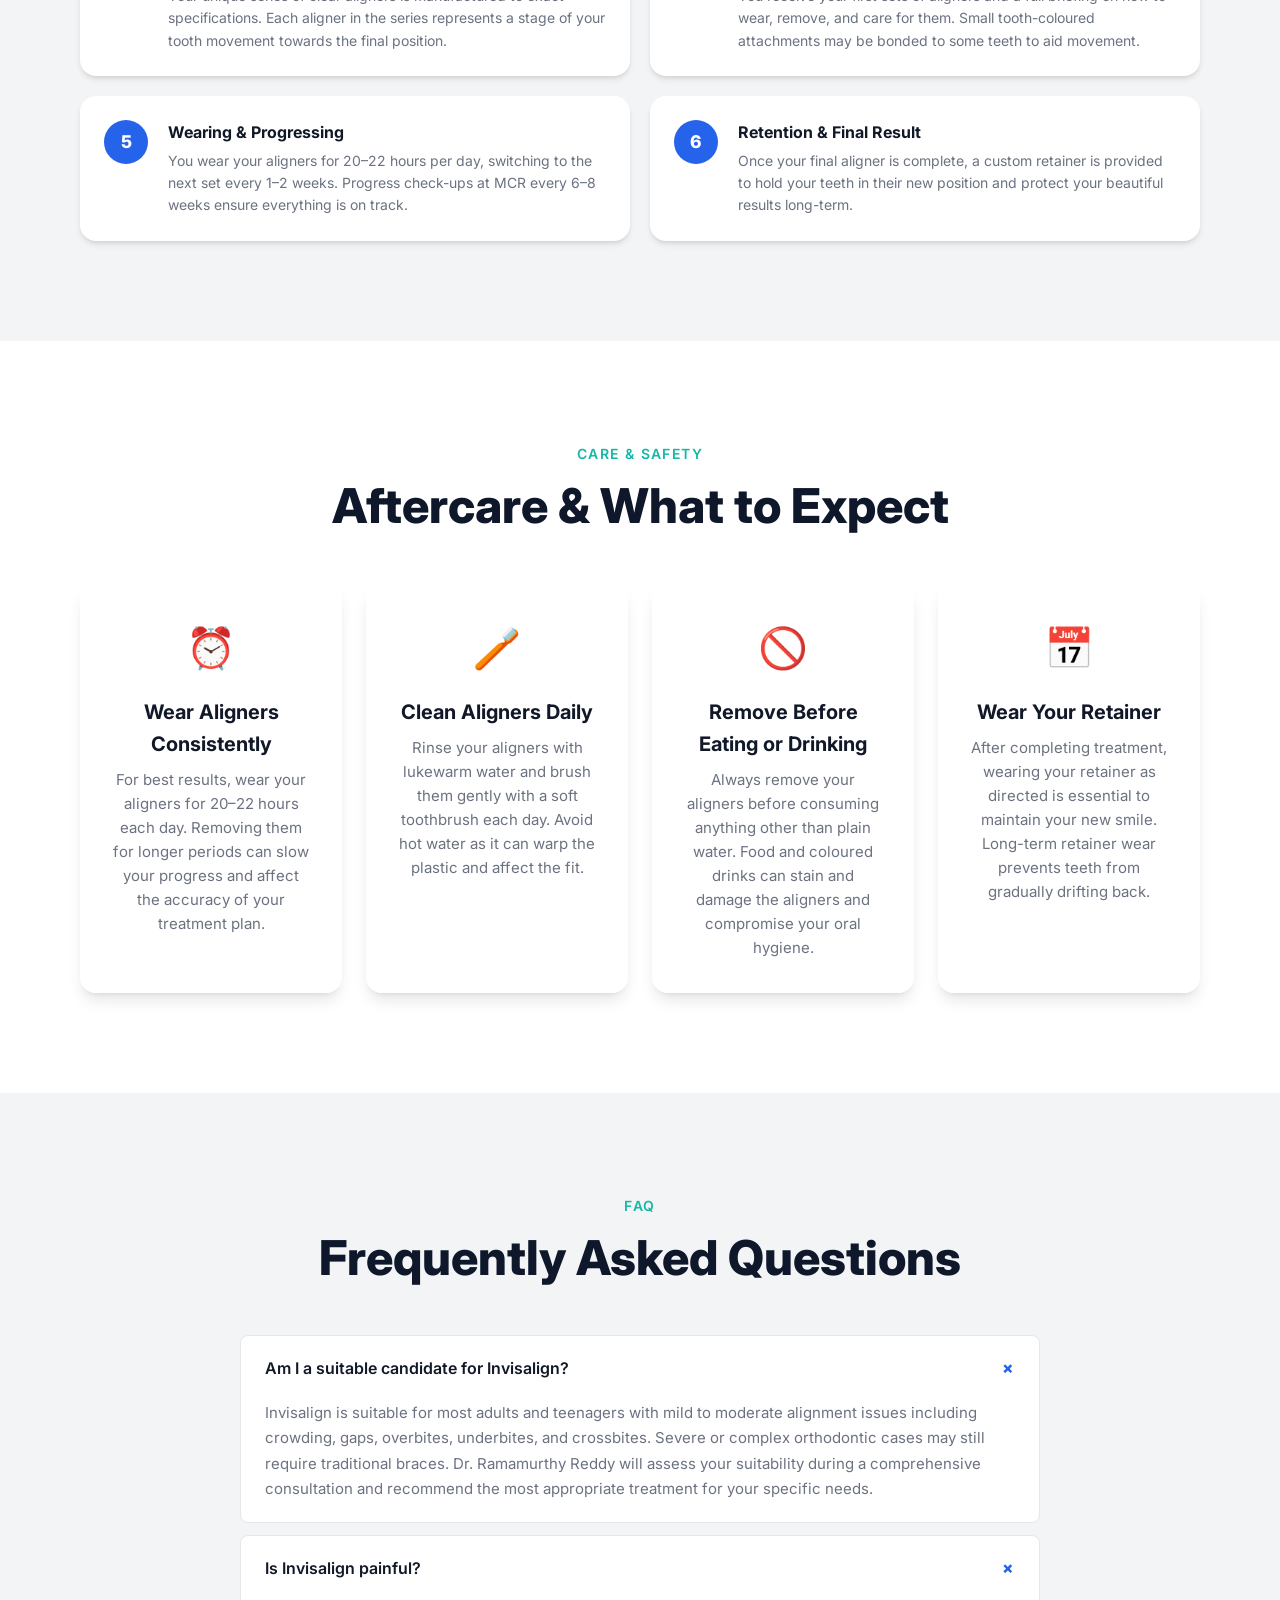
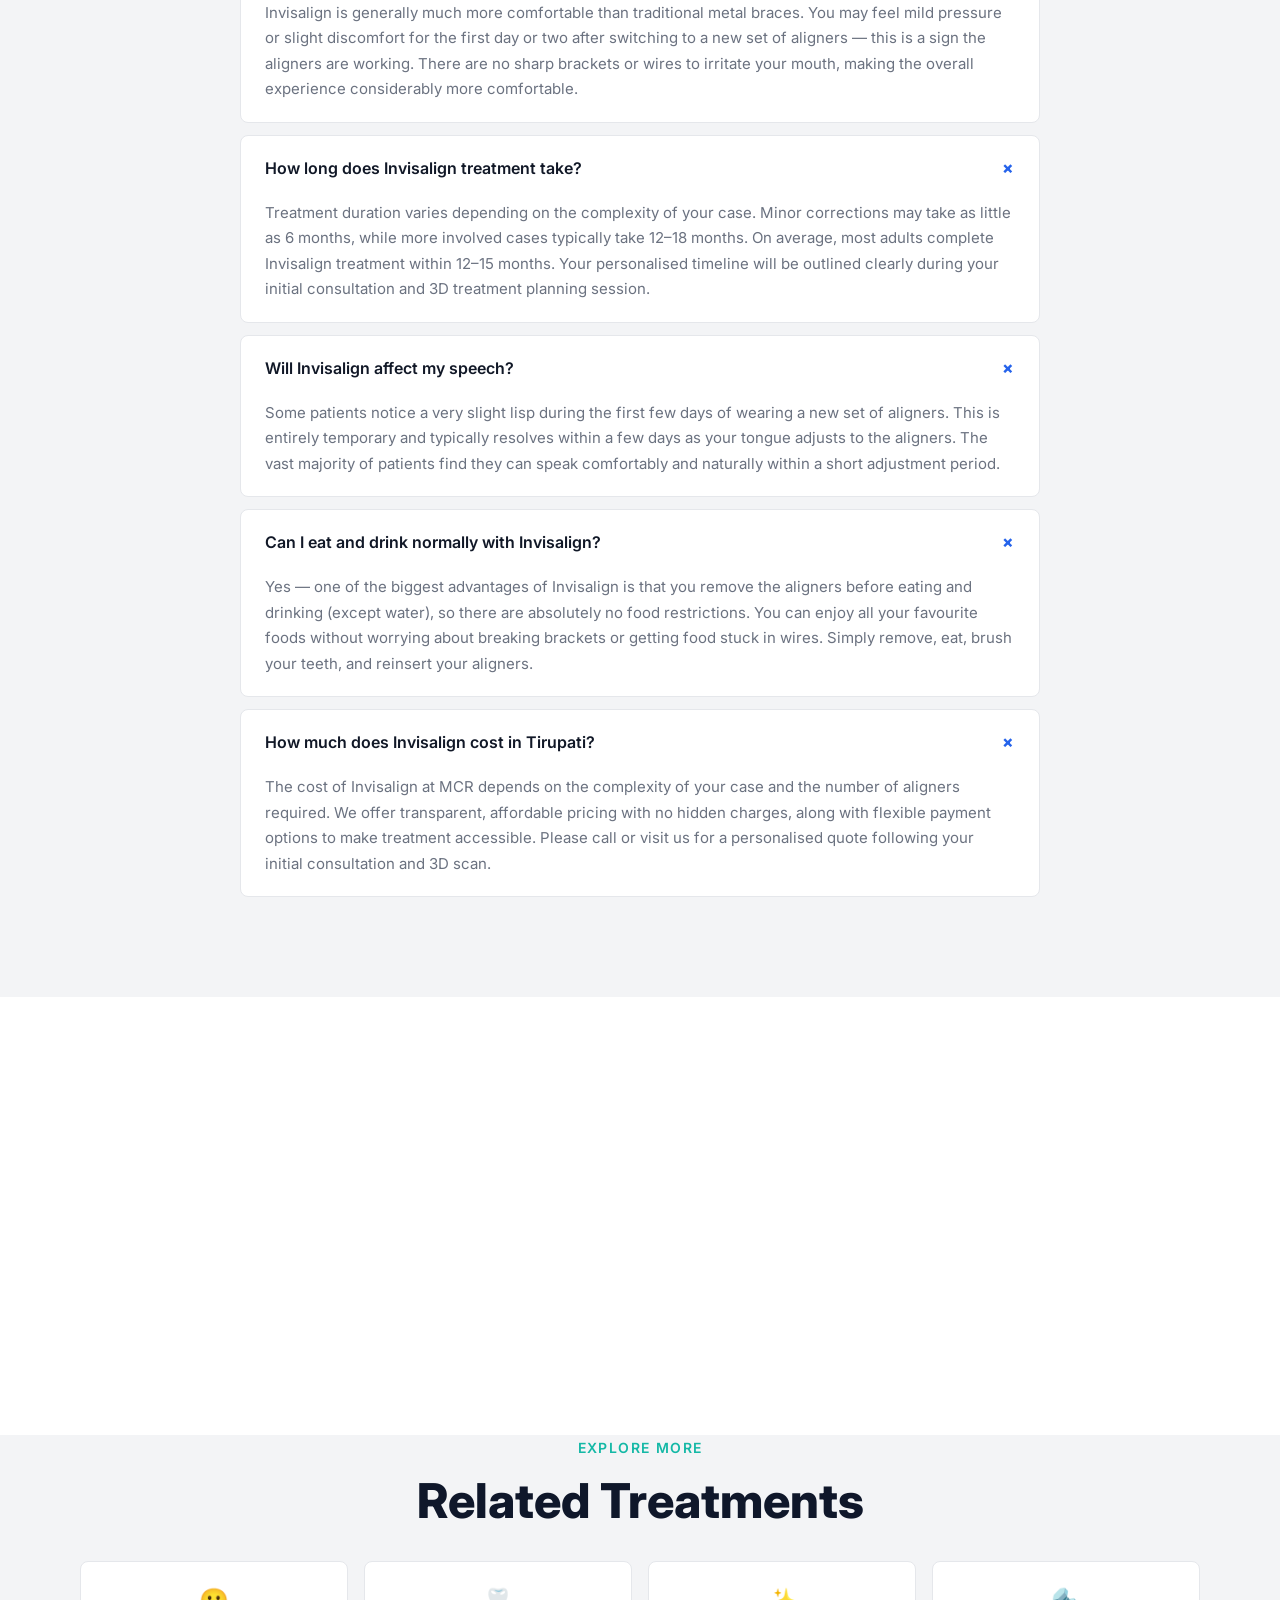
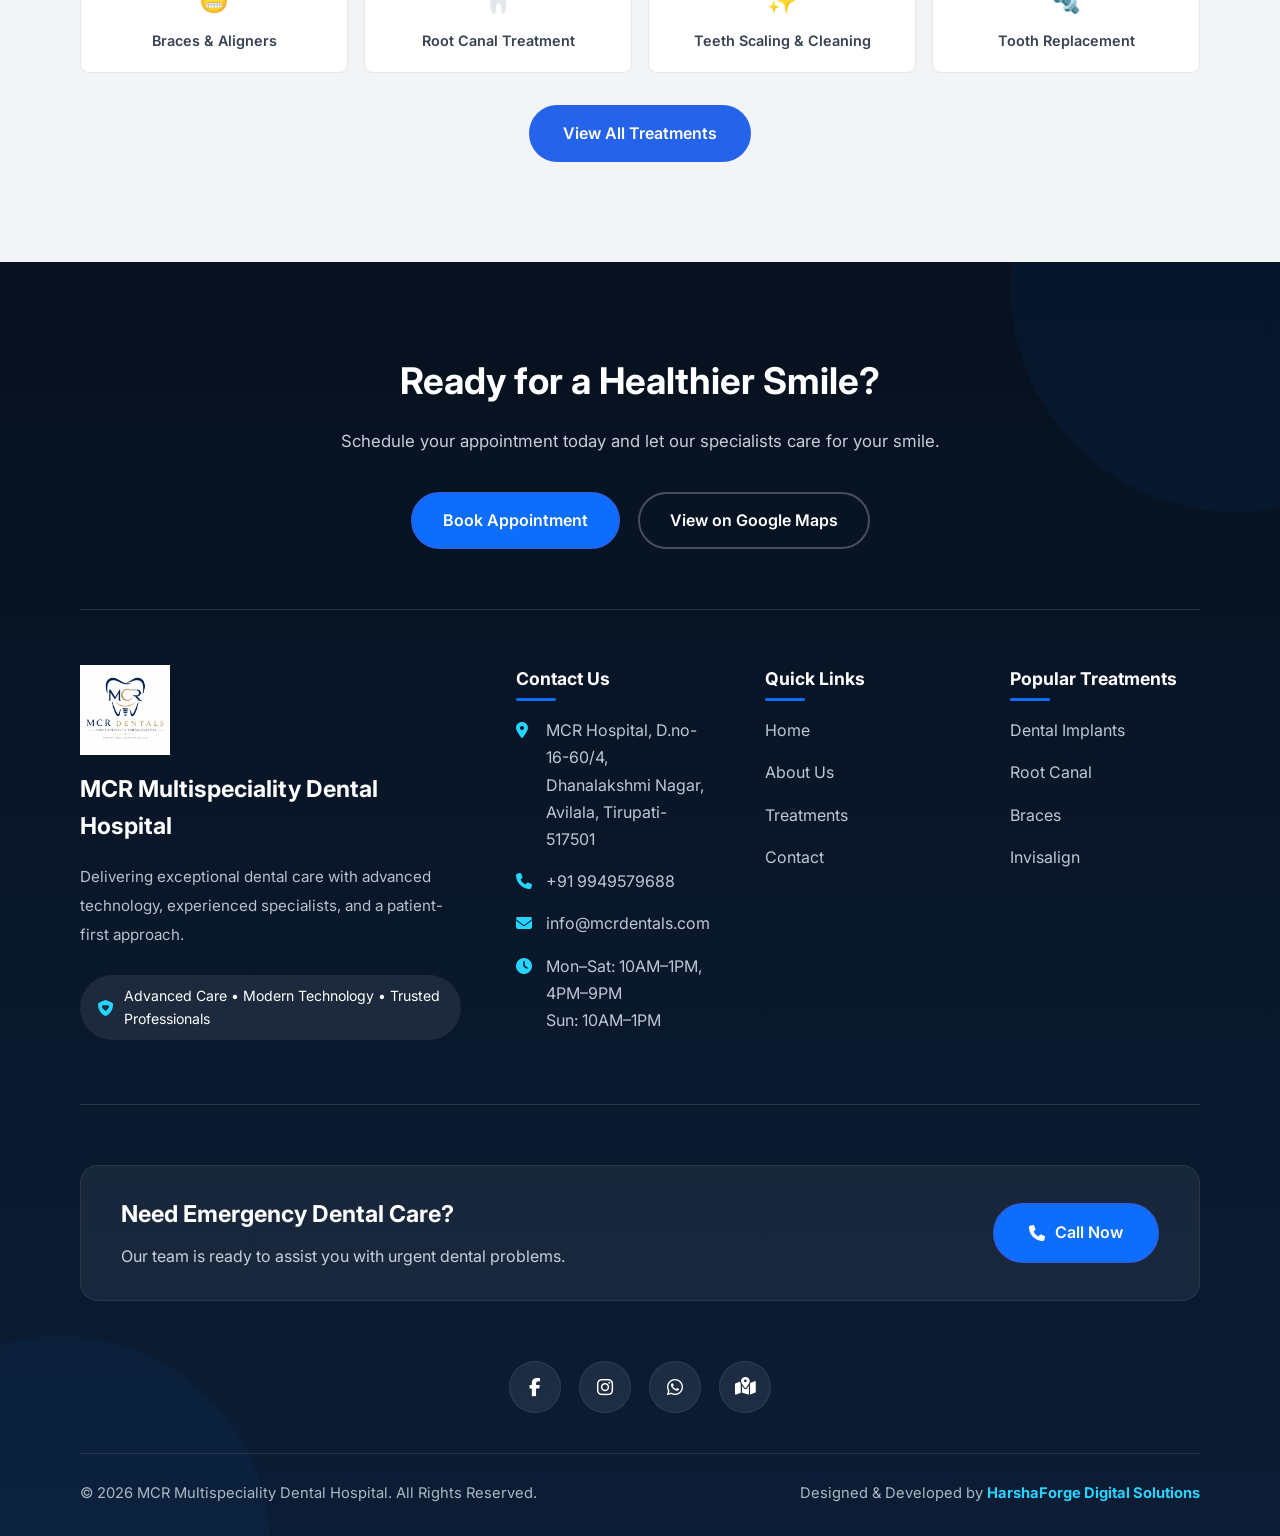
<file: invisalign.html>
<!DOCTYPE html>
<html lang="en">
<head>
    <meta charset="UTF-8">
    <meta name="viewport" content="width=device-width, initial-scale=1.0">
    <title>Invisalign in Tirupati | MCR Multispeciality Dental Hospital</title>
    <meta name="description" content="Get expert Invisalign treatment in Tirupati at MCR Multispeciality Dental Hospital. Clear aligners by Dr. Ramamurthy Reddy. Straighten your teeth discreetly with affordable, comfortable options.">
    <meta name="keywords" content="Invisalign Tirupati, clear aligners Tirupati, teeth straightening Tirupati, invisible braces Tirupati, aligner treatment Tirupati, MCR dental hospital">
    <meta name="robots" content="index, follow">
    <link rel="canonical" href="https://mcrdentalhospital.com/invisalign.html">

    <!-- Open Graph -->
    <meta property="og:title" content="Invisalign in Tirupati | MCR Multispeciality Dental Hospital">
    <meta property="og:description" content="Straighten your teeth discreetly with Invisalign clear aligners in Tirupati. Comfortable, removable, and virtually invisible.">
    <meta property="og:type" content="website">
    <meta property="og:url" content="https://mcrdentalhospital.com/invisalign.html">
    <meta property="og:image" content="https://mcrdentalhospital.com/invisalign.webp">
    <meta property="og:locale" content="en_IN">

    <!-- Schema -->
    <script type="application/ld+json">
    {
        "@context": "https://schema.org",
        "@type": "MedicalProcedure",
        "name": "Invisalign Clear Aligner Treatment",
        "description": "Orthodontic treatment using a series of custom-made, removable clear aligners to gradually straighten teeth without traditional metal braces.",
        "procedureType": "Therapeutic",
        "followUp": "Regular dental check-ups every 6 months",
        "provider": {
            "@type": "Dentist",
            "name": "MCR Multispeciality Dental Hospital",
            "url": "https://mcrdentalhospital.com",
            "telephone": "+919949579688",
            "address": {
                "@type": "PostalAddress",
                "streetAddress": "D.no-16-60/4, Dhanalakshmi Nagar, Avilala",
                "addressLocality": "Tirupati",
                "addressRegion": "Andhra Pradesh",
                "postalCode": "517501",
                "addressCountry": "IN"
            }
        }
    }
    </script>

    <link rel="stylesheet" href="style.css">
    <link rel="preconnect" href="https://fonts.googleapis.com">
    <link rel="preconnect" href="https://fonts.gstatic.com" crossorigin>
    <link href="https://fonts.googleapis.com/css2?family=Inter:wght@300;400;500;600;700;800&display=swap" rel="stylesheet">
    <link rel="stylesheet" href="https://cdnjs.cloudflare.com/ajax/libs/font-awesome/6.7.2/css/all.min.css">
    <link rel="icon" type="image/png" href="/favicon-96x96.png" sizes="96x96">
    <link rel="shortcut icon" href="/favicon.ico">

    <style>
        /* ── Treatment page: process steps ── */
        .process-steps {
            display: grid;
            grid-template-columns: 1fr;
            gap: 20px;
            counter-reset: step;
        }
        .process-step {
            display: flex;
            gap: 20px;
            align-items: flex-start;
            background: var(--white);
            border-radius: var(--radius);
            padding: 24px;
            box-shadow: var(--shadow);
            transition: var(--transition);
        }
        .process-step:hover {
            transform: translateY(-3px);
            box-shadow: var(--shadow-lg);
        }
        .step-num {
            flex-shrink: 0;
            width: 44px;
            height: 44px;
            border-radius: 50%;
            background: var(--primary);
            color: var(--white);
            display: flex;
            align-items: center;
            justify-content: center;
            font-weight: 800;
            font-size: 1.1rem;
        }
        .step-body h4 {
            font-size: 1rem;
            font-weight: 700;
            color: var(--black);
            margin-bottom: 4px;
        }
        .step-body p {
            font-size: 0.875rem;
            color: var(--gray);
            line-height: 1.6;
            margin: 0;
        }

        /* ── Benefits grid ── */
        .benefits-grid {
            display: grid;
            grid-template-columns: 1fr;
            gap: 20px;
        }
        .benefit-item {
            display: flex;
            gap: 16px;
            align-items: flex-start;
            padding: 20px 24px;
            background: var(--white);
            border-radius: var(--radius-sm);
            box-shadow: var(--shadow);
            transition: var(--transition);
        }
        .benefit-item:hover {
            transform: translateY(-2px);
            box-shadow: var(--shadow-lg);
        }
        .benefit-icon {
            font-size: 1.75rem;
            flex-shrink: 0;
            line-height: 1;
        }
        .benefit-item h4 {
            font-size: 0.9375rem;
            font-weight: 700;
            color: var(--black);
            margin-bottom: 4px;
        }
        .benefit-item p {
            font-size: 0.85rem;
            color: var(--gray);
            line-height: 1.5;
            margin: 0;
        }

        /* ── Related treatments ── */
        .related-grid {
            display: grid;
            grid-template-columns: repeat(2, 1fr);
            gap: 16px;
        }
        .related-card {
            display: flex;
            flex-direction: column;
            align-items: center;
            justify-content: center;
            gap: 8px;
            padding: 20px 16px;
            background: var(--white);
            border: 1px solid var(--gray-border);
            border-radius: var(--radius-sm);
            text-align: center;
            font-weight: 600;
            font-size: 0.9rem;
            color: var(--gray-dark);
            transition: var(--transition);
            text-decoration: none;
        }
        .related-card:hover {
            border-color: var(--primary);
            color: var(--primary);
            transform: translateY(-2px);
            box-shadow: var(--shadow);
        }
        .related-card span.icon { font-size: 1.5rem; }

        /* ── Breadcrumb ── */
        .breadcrumb {
            background: var(--gray-light);
            padding: 12px 0;
            font-size: 0.85rem;
            color: var(--gray);
        }
        .breadcrumb a { color: var(--primary); }
        .breadcrumb a:hover { color: var(--accent); }

        /* ── Page hero ── */
        .tx-hero {
            background: linear-gradient(135deg, #F0F9FF 0%, #E0F2FE 50%, #F0F9FF 100%);
            padding: 50px 0 60px;
        }
        .tx-hero-inner {
            display: flex;
            flex-direction: column;
            gap: 32px;
            align-items: center;
        }
        .tx-hero-text { text-align: center; }
        .tx-hero-text h1 {
            font-size: 2.2rem;
            font-weight: 800;
            line-height: 1.15;
            margin-bottom: 14px;
            background: linear-gradient(135deg, var(--primary), var(--accent));
            -webkit-background-clip: text;
            -webkit-text-fill-color: transparent;
            background-clip: text;
        }
        .tx-hero-text p {
            font-size: 1.05rem;
            color: var(--gray);
            line-height: 1.65;
            margin-bottom: 24px;
            max-width: 560px;
        }
        .tx-hero-img {
            max-width: 460px;
            border-radius: var(--radius);
            overflow: hidden;
            box-shadow: var(--shadow-xl);
            flex:1;
            max-width:520px;
            display:flex;
            justify-content:center;
            align-items:center;
        }
        .tx-hero-img img {
            width:100%;
            height:auto;
            display:block;
            object-fit:contain;
        }

        /* ── CTA banner ── */
        .cta-banner {
            background: linear-gradient(135deg, var(--primary), var(--accent));
            border-radius: var(--radius);
            padding: 40px 32px;
            text-align: center;
            color: var(--white);
        }
        .cta-banner h2 {
            font-size: 1.6rem;
            font-weight: 800;
            margin-bottom: 10px;
        }
        .cta-banner p {
            font-size: 1rem;
            opacity: 0.9;
            margin-bottom: 24px;
        }
        .btn-white {
            background: var(--white);
            color: var(--primary);
            border-color: var(--white);
            font-weight: 700;
        }
        .btn-white:hover {
            background: var(--gray-light);
            transform: translateY(-2px);
        }

        /* ── Tablet ── */
        @media (min-width: 768px) {
            .tx-hero-inner { flex-direction: row; }
            .tx-hero-text { text-align: left; flex: 1; }
            .tx-hero-text p { max-width: 100%; }
            .tx-hero-img { max-width: 380px; flex-shrink: 0; }
            .tx-hero-img img { height: 300px; }
            .tx-hero-text h1 { font-size: 2.8rem; }
            .process-steps { grid-template-columns: repeat(2, 1fr); }
            .benefits-grid { grid-template-columns: repeat(2, 1fr); }
            .related-grid { grid-template-columns: repeat(4, 1fr); }
        }

        @media (min-width: 1024px) {
            .tx-hero-text h1 { font-size: 3.2rem; }
            .process-steps { grid-template-columns: repeat(2, 1fr); }
            .benefits-grid { grid-template-columns: repeat(3, 1fr); }
        }
    </style>
</head>
<body>

    <!-- HEADER -->
    <header id="main-header" class="header">
        <div class="header-container">
            <a href="index.html" class="header-logo-link">
                <img src="MCRlogo - Copy.jpeg" alt="MCR Dentals" class="header-logo">
            </a>
            <h1 class="header-title">MCR Multispeciality Dental Hospital</h1>
            <button id="menu-btn" class="menu-btn" aria-label="Open Menu">
                <span class="menu-bar"></span>
                <span class="menu-bar"></span>
                <span class="menu-bar"></span>
            </button>
        </div>
        <nav id="mobile-menu" class="mobile-menu">
            <a href="index.html" class="menu-link">Home</a>
            <a href="index.html#about" class="menu-link">About</a>
            <a href="index.html#treatments" class="menu-link">Treatments</a>
            <a href="index.html#contact" class="menu-link">Contact</a>
        </nav>
    </header>

    <!-- BREADCRUMB -->
    <div class="breadcrumb">
        <div class="container">
            <a href="index.html">Home</a> &rsaquo;
            <a href="index.html#treatments">Treatments</a> &rsaquo;
            Invisalign
        </div>
    </div>

    <!-- PAGE HERO -->
    <section class="tx-hero">
        <div class="container tx-hero-inner">
            <div class="tx-hero-text">
                <span class="section-tag">Straighten Discreetly</span>
                <h1>Invisalign in Tirupati</h1>
                <p>Achieve a straighter, more confident smile without metal braces. Invisalign clear aligners are virtually invisible, removable, and custom-made to gently move your teeth into perfect alignment.</p>
                <div style="display:flex;flex-wrap:wrap;gap:12px;">
                    <a href="index.html#contact" class="btn btn-primary">Book Free Consultation</a>
                    <a href="tel:+919949579688" class="btn" style="border:2px solid var(--primary);color:var(--primary);">Call Now</a>
                </div>
            </div>
            <div class="tx-hero-img">
                <img src="inviseLines.jpeg" alt="Invisalign Clear Aligners at MCR Hospital Tirupati" loading="eager">
            </div>
        </div>
    </section>

    <!-- WHAT IS INVISALIGN -->
    <section class="about section-pad">
        <div class="container">
            <div class="section-header">
                <span class="section-tag">Overview</span>
                <h2 class="section-title">What Is Invisalign?</h2>
            </div>
            <div class="about-grid">
                <div class="about-card card-glass">
                    <div class="card-icon">😁</div>
                    <h3>Clear Aligners</h3>
                    <p>Invisalign uses a series of custom-made, BPA-free transparent plastic aligners that fit snugly over your teeth. Each set gradually shifts your teeth into the desired position with precision and comfort.</p>
                </div>
                <div class="about-card card-glass reveal">
                    <div class="card-icon">🔄</div>
                    <h3>Progressive Treatment</h3>
                    <p>You wear each set of aligners for approximately 1–2 weeks before progressing to the next. Each aligner is slightly different, gently and consistently moving your teeth toward the final outcome.</p>
                </div>
                <div class="about-card card-glass reveal">
                    <div class="card-icon">📱</div>
                    <h3>3D Treatment Planning</h3>
                    <p>Advanced 3D digital scanning and software map out your entire tooth movement journey before treatment begins — so you can even preview your final smile before a single aligner is worn.</p>
                </div>
                <div class="about-card card-glass reveal">
                    <div class="card-icon">✨</div>
                    <h3>Teen & Adult Options</h3>
                    <p>Invisalign offers tailored solutions for both teenagers and adults. Whether correcting mild crowding or more complex alignment issues, there is an Invisalign plan designed for your needs.</p>
                </div>
            </div>
        </div>
    </section>

    <!-- WHO NEEDS INVISALIGN -->
    <section class="section-pad" style="background:var(--gray-light);">
        <div class="container">
            <div class="section-header">
                <span class="section-tag">Candidacy</span>
                <h2 class="section-title">Who Is Invisalign For?</h2>
            </div>
            <div class="benefits-grid">
                <div class="benefit-item">
                    <span class="benefit-icon">🦷</span>
                    <div>
                        <h4>Crowded Teeth</h4>
                        <p>When teeth overlap due to lack of space in the jaw, Invisalign aligners gradually create room and move teeth into proper positions for a balanced, even smile.</p>
                    </div>
                </div>
                <div class="benefit-item">
                    <span class="benefit-icon">↔️</span>
                    <div>
                        <h4>Gaps Between Teeth</h4>
                        <p>Spaces or gaps between teeth can affect both aesthetics and function. Invisalign gently closes these gaps, improving the look of your smile and preventing food trapping.</p>
                    </div>
                </div>
                <div class="benefit-item">
                    <span class="benefit-icon">⚙️</span>
                    <div>
                        <h4>Overbite or Underbite</h4>
                        <p>Misaligned bites — where upper or lower teeth protrude — can cause jaw pain and uneven wear. Invisalign corrects these bite issues to restore proper function and comfort.</p>
                    </div>
                </div>
                <div class="benefit-item">
                    <span class="benefit-icon">🔀</span>
                    <div>
                        <h4>Crossbite</h4>
                        <p>When upper and lower teeth don't meet correctly side to side, it can lead to chipping and gum issues. Invisalign realigns the bite to prevent further damage.</p>
                    </div>
                </div>
                <div class="benefit-item">
                    <span class="benefit-icon">😔</span>
                    <div>
                        <h4>Self-Conscious About Braces</h4>
                        <p>Adults and teens who want straighter teeth but are concerned about the appearance of metal braces will find Invisalign's virtually invisible aligners a confidence-friendly alternative.</p>
                    </div>
                </div>
                <div class="benefit-item">
                    <span class="benefit-icon">🎯</span>
                    <div>
                        <h4>Post-Braces Relapse</h4>
                        <p>If your teeth have shifted after previous orthodontic treatment, Invisalign can efficiently realign them back to their corrected position without the need for full braces again.</p>
                    </div>
                </div>
            </div>
        </div>
    </section>

    <!-- BENEFITS -->
    <section class="treatments section-pad">
        <div class="container">
            <div class="section-header">
                <span class="section-tag">Why Choose Us</span>
                <h2 class="section-title">Benefits of Invisalign at MCR</h2>
            </div>
            <div class="benefits-grid">
                <div class="benefit-item">
                    <span class="benefit-icon">👁️</span>
                    <div>
                        <h4>Virtually Invisible</h4>
                        <p>The clear aligners are nearly undetectable when worn, allowing you to straighten your teeth without anyone noticing — ideal for professional and social settings.</p>
                    </div>
                </div>
                <div class="benefit-item">
                    <span class="benefit-icon">🍽️</span>
                    <div>
                        <h4>Removable for Eating & Cleaning</h4>
                        <p>Unlike fixed braces, Invisalign aligners can be removed when eating, drinking, brushing, and flossing — so there are no food restrictions and oral hygiene is effortless.</p>
                    </div>
                </div>
                <div class="benefit-item">
                    <span class="benefit-icon">😌</span>
                    <div>
                        <h4>Comfortable & Smooth</h4>
                        <p>Made from smooth, flexible plastic with no metal wires or brackets, Invisalign aligners are gentle on cheeks and gums and cause far less irritation than traditional braces.</p>
                    </div>
                </div>
                <div class="benefit-item">
                    <span class="benefit-icon">⏱️</span>
                    <div>
                        <h4>Fewer Clinic Visits</h4>
                        <p>Invisalign requires fewer in-clinic check-ups than traditional braces. You simply progress through your aligner sets at home, visiting us approximately every 6–8 weeks.</p>
                    </div>
                </div>
                <div class="benefit-item">
                    <span class="benefit-icon">📊</span>
                    <div>
                        <h4>Predictable Digital Results</h4>
                        <p>3D treatment planning technology lets Dr. Ramamurthy Reddy map out each stage of your tooth movement precisely, giving you a clear picture of what to expect at every step.</p>
                    </div>
                </div>
                <div class="benefit-item">
                    <span class="benefit-icon">❤️</span>
                    <div>
                        <h4>Improved Oral Health</h4>
                        <p>Straighter teeth are easier to clean properly. Correcting misalignment reduces the risk of gum disease, tooth decay, and abnormal enamel wear caused by an improper bite.</p>
                    </div>
                </div>
            </div>
        </div>
    </section>

    <!-- TREATMENT PROCESS -->
    <section class="section-pad" style="background:var(--gray-light);">
        <div class="container">
            <div class="section-header">
                <span class="section-tag">Step by Step</span>
                <h2 class="section-title">The Invisalign Process at MCR</h2>
            </div>
            <div class="process-steps">
                <div class="process-step">
                    <div class="step-num">1</div>
                    <div class="step-body">
                        <h4>Initial Consultation</h4>
                        <p>Dr. Ramamurthy Reddy assesses your teeth, bite, and overall oral health to determine whether Invisalign is the right solution for you and discusses your smile goals in detail.</p>
                    </div>
                </div>
                <div class="process-step">
                    <div class="step-num">2</div>
                    <div class="step-body">
                        <h4>3D Digital Scanning</h4>
                        <p>A precise digital scan of your teeth is taken — no messy impressions. This scan is used to create a detailed 3D model of your mouth and your personalised treatment plan.</p>
                    </div>
                </div>
                <div class="process-step">
                    <div class="step-num">3</div>
                    <div class="step-body">
                        <h4>Custom Aligner Fabrication</h4>
                        <p>Your unique series of clear aligners is manufactured to exact specifications. Each aligner in the series represents a stage of your tooth movement towards the final position.</p>
                    </div>
                </div>
                <div class="process-step">
                    <div class="step-num">4</div>
                    <div class="step-body">
                        <h4>Fitting Your First Aligners</h4>
                        <p>You receive your first sets of aligners and a full briefing on how to wear, remove, and care for them. Small tooth-coloured attachments may be bonded to some teeth to aid movement.</p>
                    </div>
                </div>
                <div class="process-step">
                    <div class="step-num">5</div>
                    <div class="step-body">
                        <h4>Wearing & Progressing</h4>
                        <p>You wear your aligners for 20–22 hours per day, switching to the next set every 1–2 weeks. Progress check-ups at MCR every 6–8 weeks ensure everything is on track.</p>
                    </div>
                </div>
                <div class="process-step">
                    <div class="step-num">6</div>
                    <div class="step-body">
                        <h4>Retention & Final Result</h4>
                        <p>Once your final aligner is complete, a custom retainer is provided to hold your teeth in their new position and protect your beautiful results long-term.</p>
                    </div>
                </div>
            </div>
        </div>
    </section>

    <!-- AFTERCARE -->
    <section class="about section-pad">
        <div class="container">
            <div class="section-header">
                <span class="section-tag">Care & Safety</span>
                <h2 class="section-title">Aftercare & What to Expect</h2>
            </div>
            <div class="about-grid">
                <div class="about-card card-glass">
                    <div class="card-icon">⏰</div>
                    <h3>Wear Aligners Consistently</h3>
                    <p>For best results, wear your aligners for 20–22 hours each day. Removing them for longer periods can slow your progress and affect the accuracy of your treatment plan.</p>
                </div>
                <div class="about-card card-glass">
                    <div class="card-icon">🪥</div>
                    <h3>Clean Aligners Daily</h3>
                    <p>Rinse your aligners with lukewarm water and brush them gently with a soft toothbrush each day. Avoid hot water as it can warp the plastic and affect the fit.</p>
                </div>
                <div class="about-card card-glass">
                    <div class="card-icon">🚫</div>
                    <h3>Remove Before Eating or Drinking</h3>
                    <p>Always remove your aligners before consuming anything other than plain water. Food and coloured drinks can stain and damage the aligners and compromise your oral hygiene.</p>
                </div>
                <div class="about-card card-glass">
                    <div class="card-icon">📅</div>
                    <h3>Wear Your Retainer</h3>
                    <p>After completing treatment, wearing your retainer as directed is essential to maintain your new smile. Long-term retainer wear prevents teeth from gradually drifting back.</p>
                </div>
            </div>
        </div>
    </section>

    <!-- FAQ -->
    <section class="faq section-pad" style="background:var(--gray-light);">
        <div class="container">
            <div class="section-header">
                <span class="section-tag">FAQ</span>
                <h2 class="section-title">Frequently Asked Questions</h2>
            </div>
            <div class="faq-list">
                <div class="faq-item reveal">
                    <button class="faq-question">
                        <span>Am I a suitable candidate for Invisalign?</span>
                        <span class="faq-icon">+</span>
                    </button>
                    <div class="faq-answer">
                        <p>Invisalign is suitable for most adults and teenagers with mild to moderate alignment issues including crowding, gaps, overbites, underbites, and crossbites. Severe or complex orthodontic cases may still require traditional braces. Dr. Ramamurthy Reddy will assess your suitability during a comprehensive consultation and recommend the most appropriate treatment for your specific needs.</p>
                    </div>
                </div>
                <div class="faq-item reveal">
                    <button class="faq-question">
                        <span>Is Invisalign painful?</span>
                        <span class="faq-icon">+</span>
                    </button>
                    <div class="faq-answer">
                        <p>Invisalign is generally much more comfortable than traditional metal braces. You may feel mild pressure or slight discomfort for the first day or two after switching to a new set of aligners — this is a sign the aligners are working. There are no sharp brackets or wires to irritate your mouth, making the overall experience considerably more comfortable.</p>
                    </div>
                </div>
                <div class="faq-item reveal">
                    <button class="faq-question">
                        <span>How long does Invisalign treatment take?</span>
                        <span class="faq-icon">+</span>
                    </button>
                    <div class="faq-answer">
                        <p>Treatment duration varies depending on the complexity of your case. Minor corrections may take as little as 6 months, while more involved cases typically take 12–18 months. On average, most adults complete Invisalign treatment within 12–15 months. Your personalised timeline will be outlined clearly during your initial consultation and 3D treatment planning session.</p>
                    </div>
                </div>
                <div class="faq-item reveal">
                    <button class="faq-question">
                        <span>Will Invisalign affect my speech?</span>
                        <span class="faq-icon">+</span>
                    </button>
                    <div class="faq-answer">
                        <p>Some patients notice a very slight lisp during the first few days of wearing a new set of aligners. This is entirely temporary and typically resolves within a few days as your tongue adjusts to the aligners. The vast majority of patients find they can speak comfortably and naturally within a short adjustment period.</p>
                    </div>
                </div>
                <div class="faq-item reveal">
                    <button class="faq-question">
                        <span>Can I eat and drink normally with Invisalign?</span>
                        <span class="faq-icon">+</span>
                    </button>
                    <div class="faq-answer">
                        <p>Yes — one of the biggest advantages of Invisalign is that you remove the aligners before eating and drinking (except water), so there are absolutely no food restrictions. You can enjoy all your favourite foods without worrying about breaking brackets or getting food stuck in wires. Simply remove, eat, brush your teeth, and reinsert your aligners.</p>
                    </div>
                </div>
                <div class="faq-item reveal">
                    <button class="faq-question">
                        <span>How much does Invisalign cost in Tirupati?</span>
                        <span class="faq-icon">+</span>
                    </button>
                    <div class="faq-answer">
                        <p>The cost of Invisalign at MCR depends on the complexity of your case and the number of aligners required. We offer transparent, affordable pricing with no hidden charges, along with flexible payment options to make treatment accessible. Please call or visit us for a personalised quote following your initial consultation and 3D scan.</p>
                    </div>
                </div>
            </div>
        </div>
    </section>

    <!-- BOOK APPOINTMENT CTA -->
    <section class="section-pad">
        <div class="container">
            <div class="cta-banner reveal">
                <h2>Ready to Start Your Invisalign Journey?</h2>
                <p>Book a consultation with Dr. Ramamurthy Reddy — Tirupati's trusted dental specialist with 15+ years of experience in clear aligner treatments.</p>
                <div style="display:flex;gap:16px;justify-content:center;flex-wrap:wrap;">
                    <a href="index.html#contact" class="btn btn-white">Book Appointment</a>
                    <a href="tel:+919949579688" class="btn" style="background:transparent;border:2px solid rgba(255,255,255,0.6);color:#fff;">📞 Call Us Now</a>
                </div>
            </div>
        </div>
    </section>

    <!-- RELATED TREATMENTS -->
    <section class="faq section-pad" style="background:var(--gray-light);padding-top:0;">
        <div class="container">
            <div class="section-header" style="margin-bottom:32px;">
                <span class="section-tag">Explore More</span>
                <h2 class="section-title">Related Treatments</h2>
            </div>
            <div class="related-grid">
                <a href="braces.html" class="related-card">
                    <span class="icon">😬</span>
                    Braces & Aligners
                </a>
                <a href="root-canal (4).html" class="related-card">
                    <span class="icon">🦷</span>
                    Root Canal Treatment
                </a>
                <a href="scaling.html" class="related-card">
                    <span class="icon">✨</span>
                    Teeth Scaling & Cleaning
                </a>
                <a href="tooth-replacement.html" class="related-card">
                    <span class="icon">🔩</span>
                    Tooth Replacement
                </a>
            </div>
            <div style="text-align:center;margin-top:32px;">
                <a href="index.html#treatments" class="btn btn-primary">View All Treatments</a>
            </div>
        </div>
    </section>

    <!-- FOOTER -->
    <footer id="footer" class="footer">
        <div class="container">
            <div class="footer-cta">
                <h2>Ready for a Healthier Smile?</h2>
                <p>Schedule your appointment today and let our specialists care for your smile.</p>
                <div class="footer-cta-buttons">
                    <a href="index.html#contact" class="btn btn-primary">Book Appointment</a>
                    <a href="https://maps.google.com/?q=MCR+Hospital+Tirupati" target="_blank" class="btn btn-secondary">View on Google Maps</a>
                </div>
            </div>
            <hr class="footer-divider">
            <div class="footer-grid">
                <div class="footer-brand">
                    <img src="MCRlogo - Copy.jpeg" alt="MCR Multispeciality Dental Hospital" class="footer-logo">
                    <h3>MCR Multispeciality Dental Hospital</h3>
                    <p>Delivering exceptional dental care with advanced technology, experienced specialists, and a patient-first approach.</p>
                    <div class="footer-badge">
                        <i class="fas fa-shield-heart"></i>
                        <span>Advanced Care • Modern Technology • Trusted Professionals</span>
                    </div>
                </div>
                <div class="footer-column">
                    <h4>Contact Us</h4>
                    <ul>
                        <li><i class="fas fa-map-marker-alt"></i>MCR Hospital, D.no-16-60/4, Dhanalakshmi Nagar, Avilala, Tirupati- 517501</li>
                        <li><i class="fas fa-phone"></i><a href="tel:+919949579688">+91 9949579688</a></li>
                        <li><i class="fas fa-envelope"></i><a href="mailto:info@mcrdentals.com">info@mcrdentals.com</a></li>
                        <li><i class="fas fa-clock"></i>Mon–Sat: 10AM–1PM, 4PM–9PM<br>Sun: 10AM–1PM</li>
                    </ul>
                </div>
                <div class="footer-column">
                    <h4>Quick Links</h4>
                    <ul>
                        <li><a href="index.html">Home</a></li>
                        <li><a href="index.html#about">About Us</a></li>
                        <li><a href="index.html#treatments">Treatments</a></li>
                        <li><a href="index.html#contact">Contact</a></li>
                    </ul>
                </div>
                <div class="footer-column">
                    <h4>Popular Treatments</h4>
                    <ul>
                        <li><a href="dental-implants.html">Dental Implants</a></li>
                        <li><a href="root-canal (4).html">Root Canal</a></li>
                        <li><a href="braces.html">Braces</a></li>
                        <li><a href="invisalign.html">Invisalign</a></li>
                    </ul>
                </div>
            </div>
            <hr class="footer-divider">
            <div class="footer-emergency">
                <div>
                    <h4>Need Emergency Dental Care?</h4>
                    <p>Our team is ready to assist you with urgent dental problems.</p>
                </div>
                <a href="tel:+919949579688" class="btn btn-primary"><i class="fas fa-phone"></i>Call Now</a>
            </div>
            <div class="footer-social">
                <a href="#" aria-label="Facebook"><i class="fab fa-facebook-f"></i></a>
                <a href="#" aria-label="Instagram"><i class="fab fa-instagram"></i></a>
                <a href="#" aria-label="WhatsApp"><i class="fab fa-whatsapp"></i></a>
                <a href="#" aria-label="Google Maps"><i class="fas fa-map-marked-alt"></i></a>
            </div>
            <div class="footer-bottom">
                <div class="footer-copy"><p>© 2026 MCR Multispeciality Dental Hospital. All Rights Reserved.</p></div>
                <div class="footer-credit"><p>Designed & Developed by <a href="https://wa.link/bxk8qe"><strong>HarshaForge Digital Solutions</strong></a></p></div>
            </div>
        </div>
    </footer>

    <!-- FLOATING BUTTONS -->
    <a href="https://wa.link/kc9k2c" target="_blank" class="float-btn float-whatsapp" aria-label="WhatsApp">
        <svg viewBox="0 0 24 24" fill="white" width="28" height="28"><path d="M17.472 14.382c-.297-.149-1.758-.867-2.03-.967-.273-.099-.471-.148-.67.15-.197.297-.767.966-.94 1.164-.173.199-.347.223-.644.075-.297-.15-1.255-.463-2.39-1.475-.883-.788-1.48-1.761-1.653-2.059-.173-.297-.018-.458.13-.606.134-.133.298-.347.446-.52.149-.174.198-.298.298-.497.099-.198.05-.371-.025-.52-.075-.149-.669-1.612-.916-2.207-.242-.579-.487-.5-.669-.51-.173-.008-.371-.01-.57-.01-.198 0-.52.074-.792.372-.272.297-1.04 1.016-1.04 2.479 0 1.462 1.065 2.875 1.213 3.074.149.198 2.096 3.2 5.077 4.487.709.306 1.262.489 1.694.625.712.227 1.36.195 1.871.118.571-.085 1.758-.719 2.006-1.413.248-.694.248-1.289.173-1.413-.074-.124-.272-.198-.57-.347m-5.421-7.153c-.198-.099-.446-.099-.644.05-.198.149-.297.347-.297.545 0 .198.099.396.248.545.149.149.347.248.545.248.198 0 .396-.099.545-.248.149-.149.248-.347.248-.545 0-.198-.099-.396-.248-.545-.149-.099-.347-.198-.397-.198m-2.876 0c-.198-.099-.446-.099-.644.05-.198.149-.297.347-.297.545 0 .198.099.396.248.545.149.149.347.248.545.248.198 0 .396-.099.545-.248.149-.149.248-.347.248-.545 0-.198-.099-.396-.248-.545-.149-.099-.347-.198-.397-.198"/></svg>
    </a>
    <a href="tel:+919949579688" class="float-btn float-call" aria-label="Call">
        <svg viewBox="0 0 24 24" fill="white" width="24" height="24"><path d="M6.62 10.79c1.44 2.83 3.76 5.14 6.59 6.59l2.2-2.2c.27-.27.67-.36 1.02-.24 1.12.37 2.33.57 3.57.57.55 0 1 .45 1 1V20c0 .55-.45 1-1 1-9.39 0-17-7.61-17-17 0-.55.45-1 1-1h3.5c.55 0 1 .45 1 1 0 1.25.2 2.45.57 3.57.11.35.03.74-.25 1.02l-2.2 2.2z"/></svg>
    </a>

    <script src="script.js"></script>
</body>
</html>
</file>
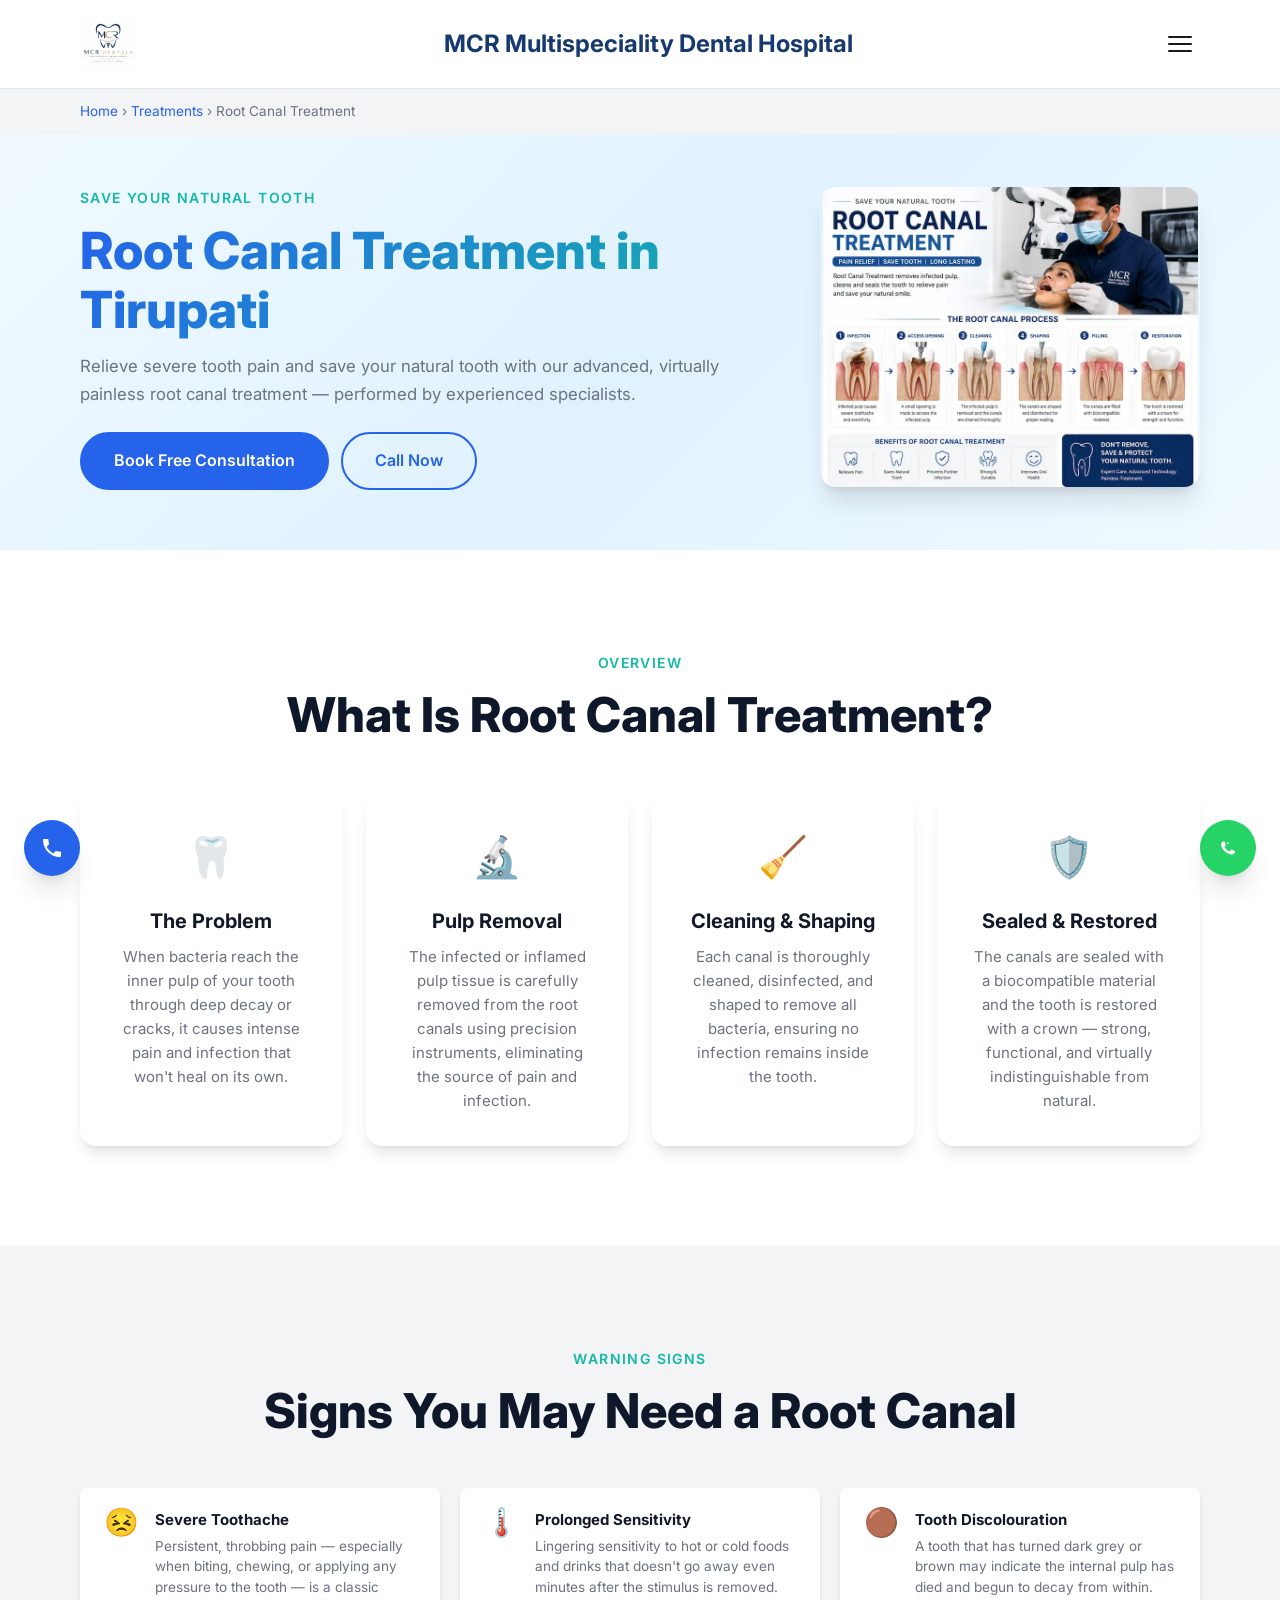
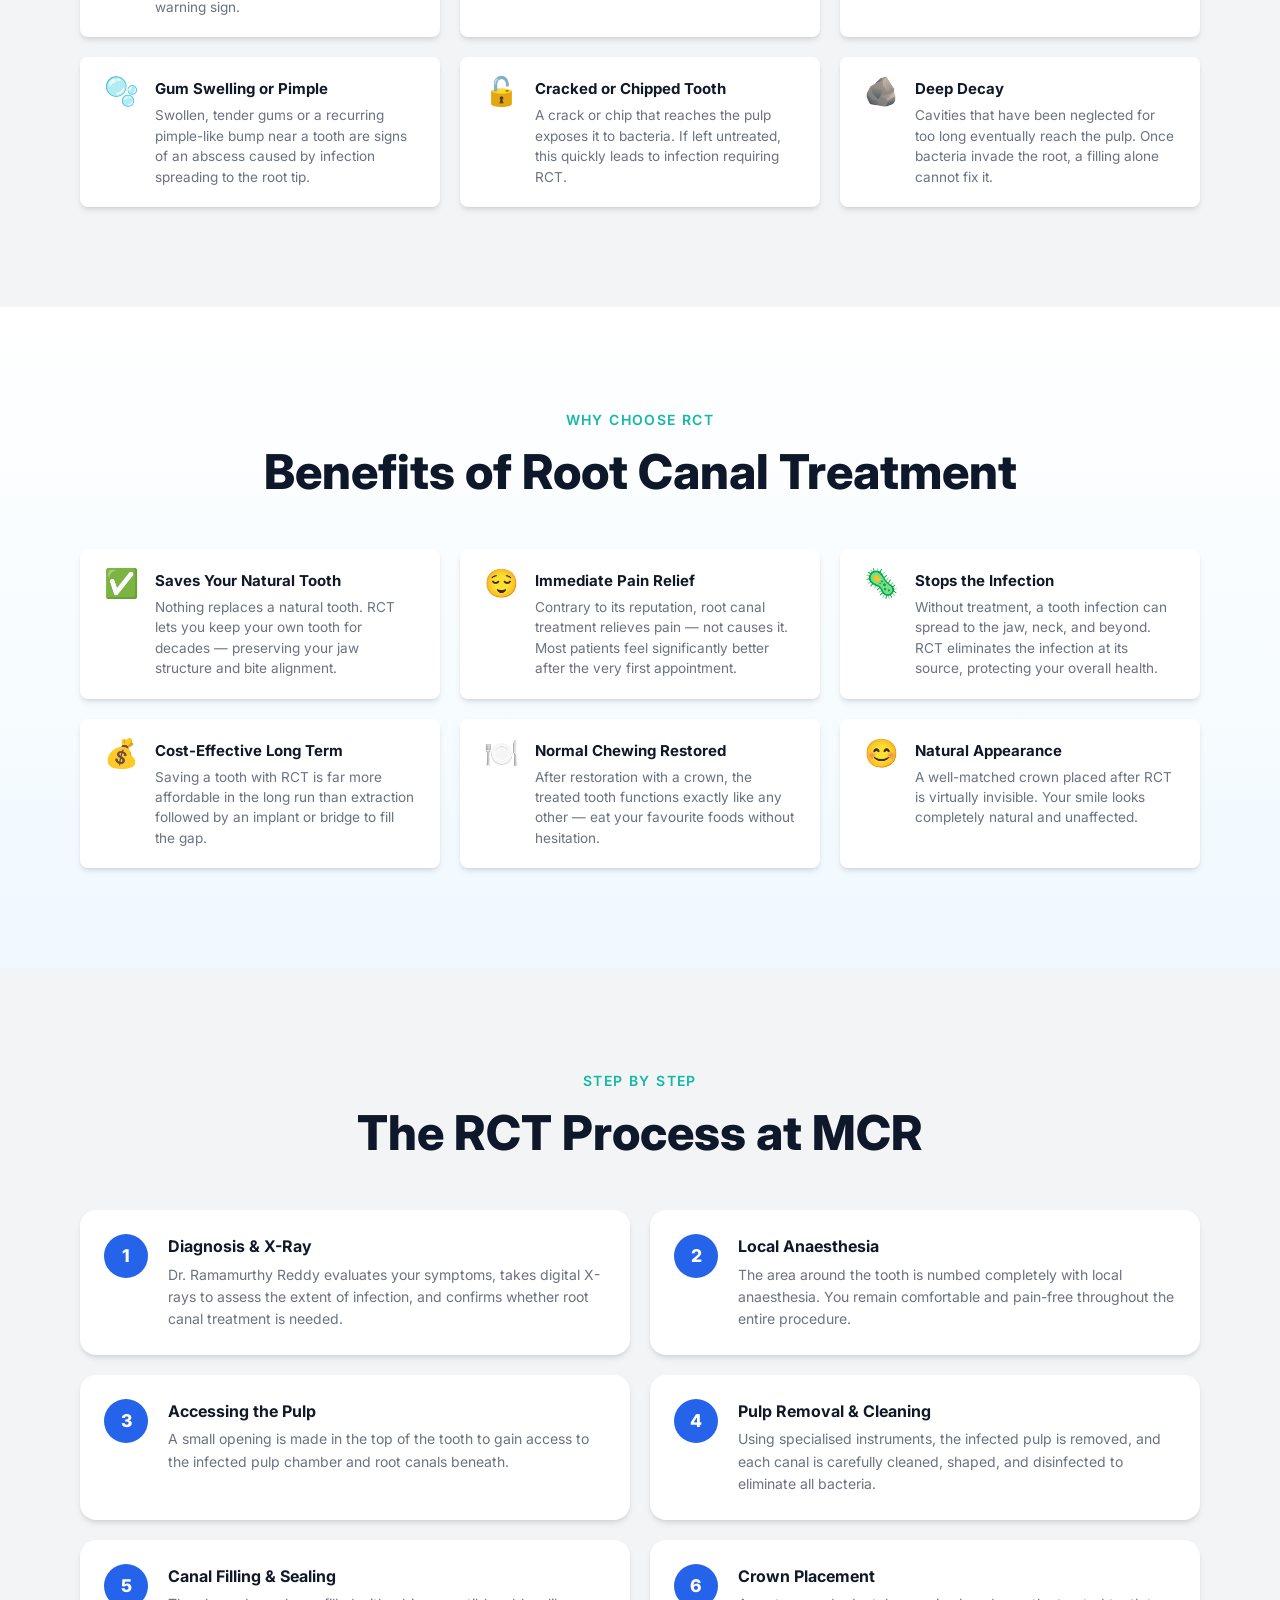
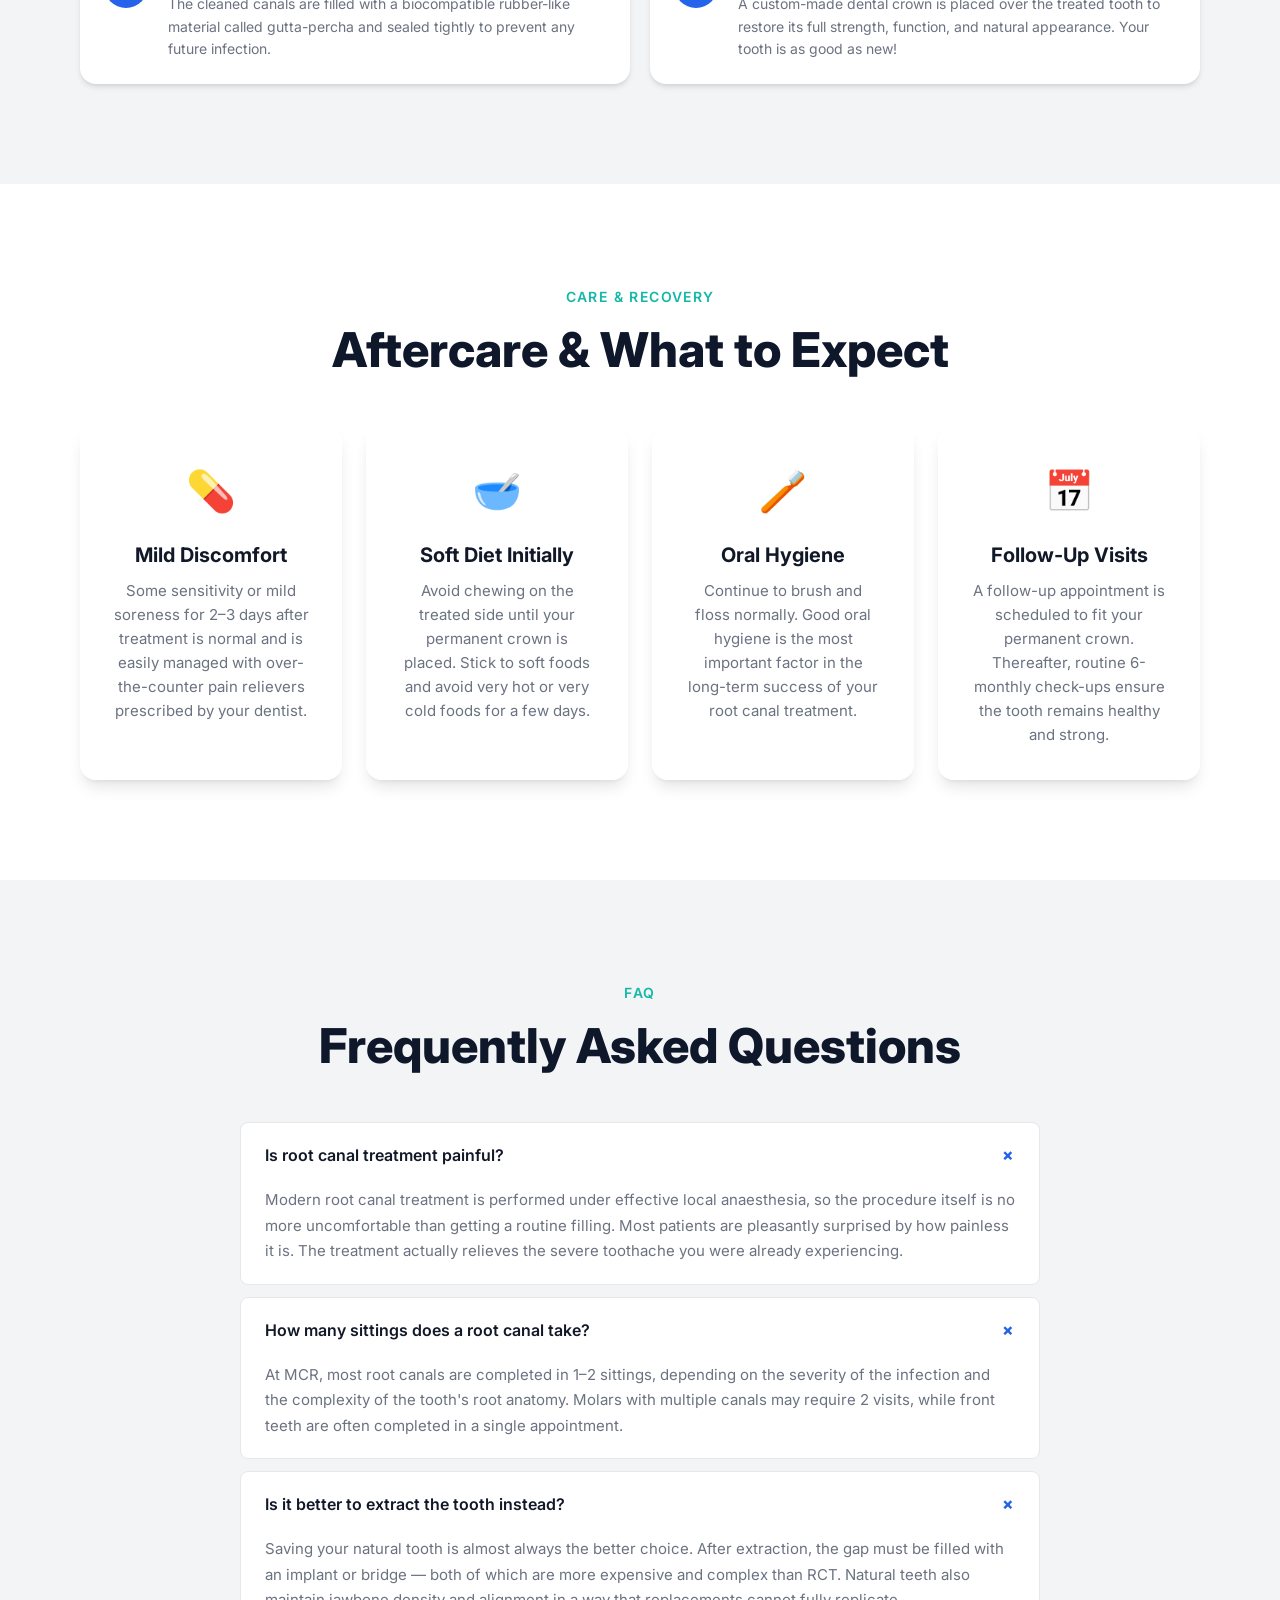
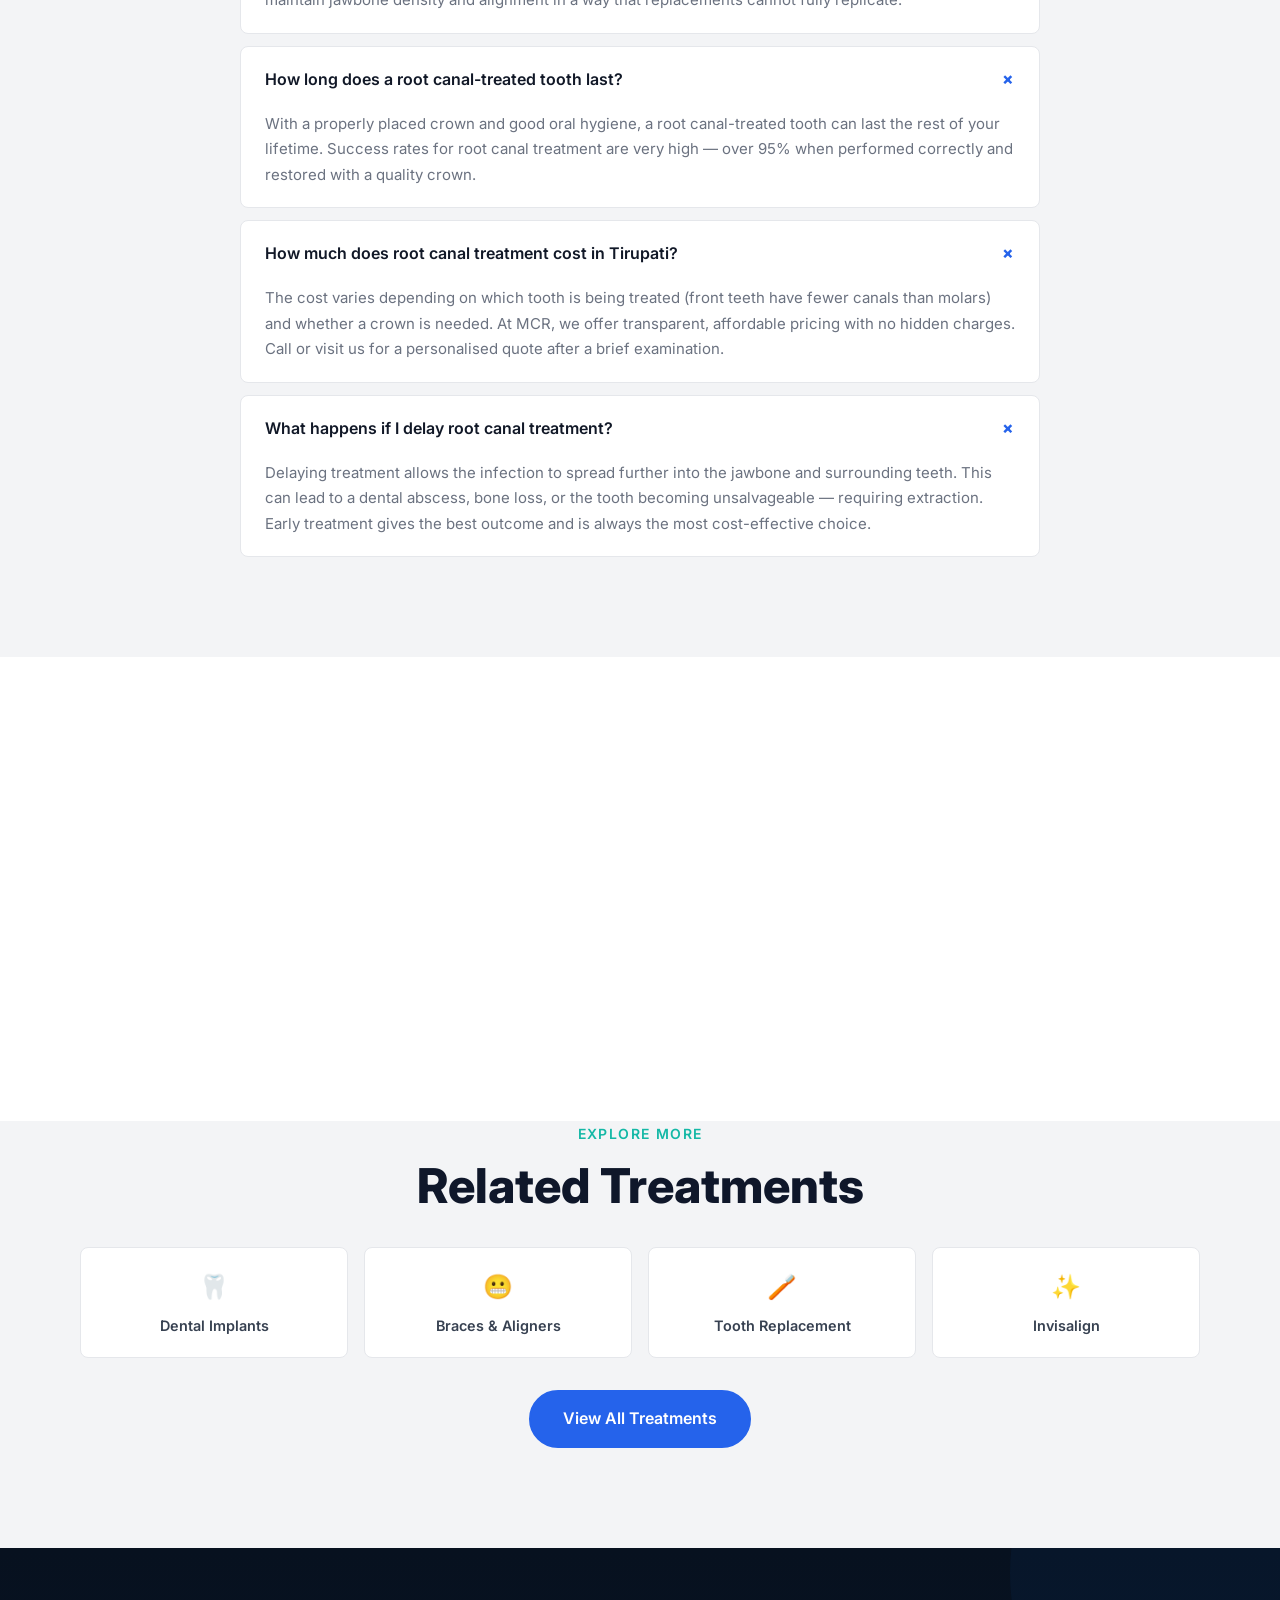
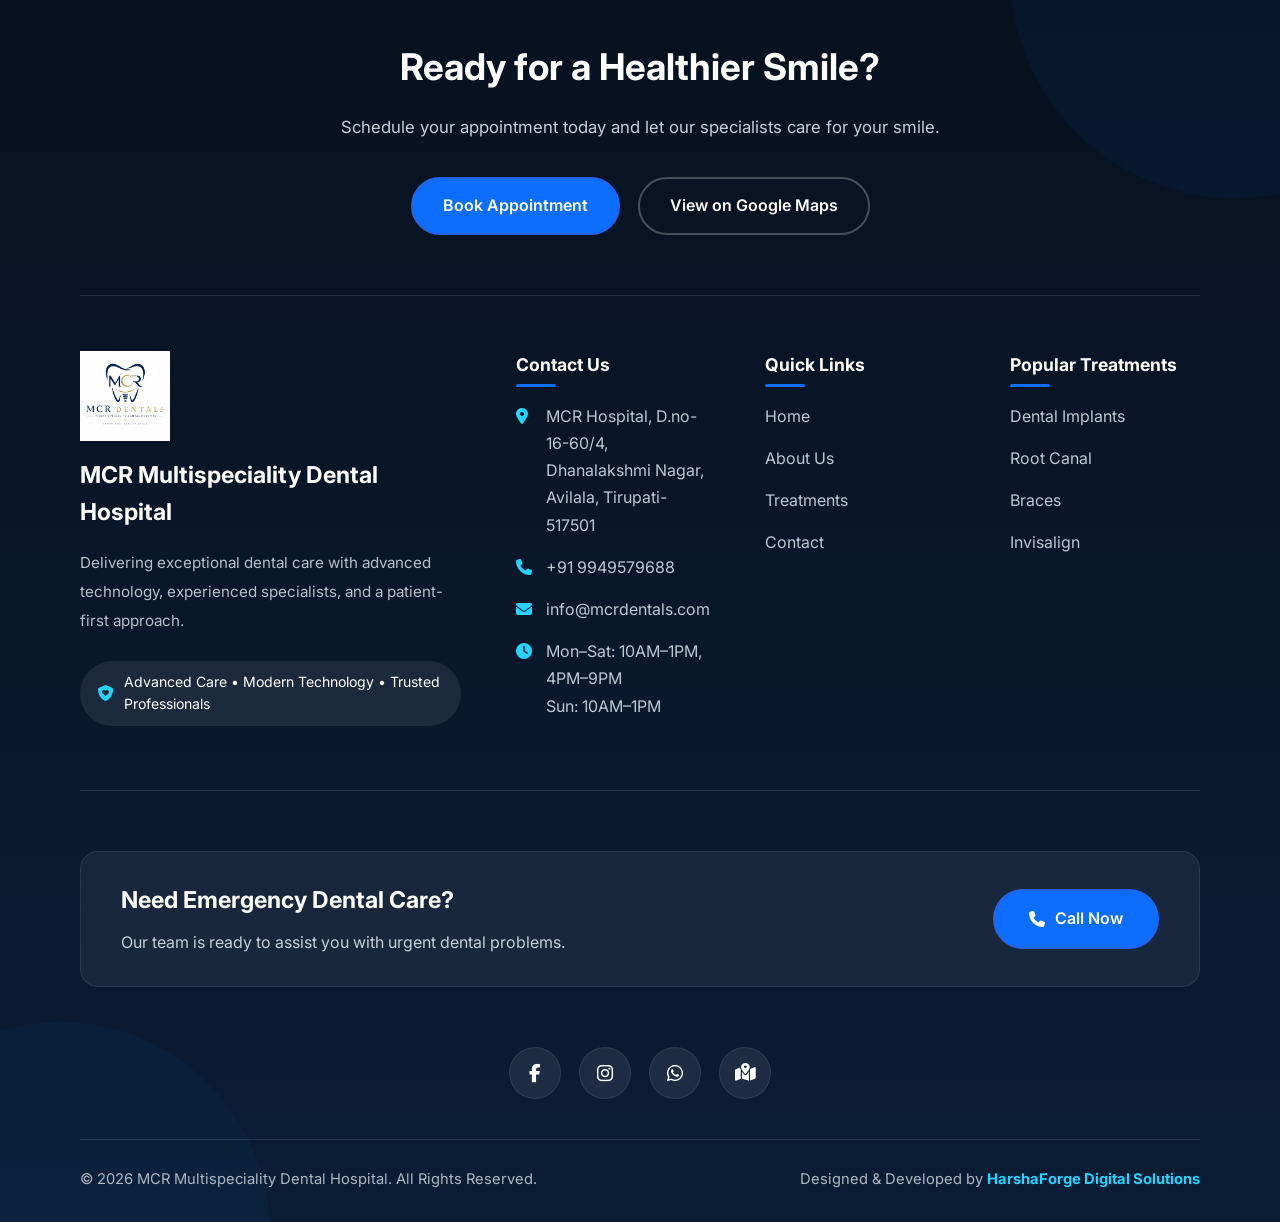
<file: root-canal (4).html>
<!DOCTYPE html>
<html lang="en">
<head>
    <meta charset="UTF-8">
    <meta name="viewport" content="width=device-width, initial-scale=1.0">
    <title>Root Canal Treatment in Tirupati | MCR Multispeciality Dental Hospital</title>
    <meta name="description" content="Get safe and painless root canal treatment in Tirupati at MCR Multispeciality Dental Hospital. Expert RCT by Dr. Ramamurthy Reddy. Save your natural tooth with advanced endodontic care.">
    <meta name="keywords" content="root canal treatment Tirupati, RCT Tirupati, tooth pain relief Tirupati, endodontic treatment, save natural tooth, MCR dental hospital Tirupati">
    <meta name="robots" content="index, follow">
    <link rel="canonical" href="https://mcrdentalhospital.com/root-canal.html">

    <!-- Open Graph -->
    <meta property="og:title" content="Root Canal Treatment in Tirupati | MCR Multispeciality Dental Hospital">
    <meta property="og:description" content="Painless, advanced root canal treatment by experienced specialists in Tirupati. Save your natural tooth today.">
    <meta property="og:type" content="website">
    <meta property="og:url" content="https://mcrdentalhospital.com/root-canal.html">
    <meta property="og:image" content="https://mcrdentalhospital.com/root-canal.webp">
    <meta property="og:locale" content="en_IN">

    <!-- Schema -->
    <script type="application/ld+json">
    {
        "@context": "https://schema.org",
        "@type": "MedicalProcedure",
        "name": "Root Canal Treatment",
        "description": "Endodontic treatment to remove infected pulp, relieve pain, and save the natural tooth.",
        "procedureType": "Therapeutic",
        "followUp": "Regular dental check-ups every 6 months",
        "provider": {
            "@type": "Dentist",
            "name": "MCR Multispeciality Dental Hospital",
            "url": "https://mcrdentalhospital.com",
            "telephone": "+919949579688",
            "address": {
                "@type": "PostalAddress",
                "streetAddress": "D.no-16-60/4, Dhanalakshmi Nagar, Avilala",
                "addressLocality": "Tirupati",
                "addressRegion": "Andhra Pradesh",
                "postalCode": "517501",
                "addressCountry": "IN"
            }
        }
    }
    </script>

    <link rel="stylesheet" href="style.css">
    <link rel="preconnect" href="https://fonts.googleapis.com">
    <link rel="preconnect" href="https://fonts.gstatic.com" crossorigin>
    <link href="https://fonts.googleapis.com/css2?family=Inter:wght@300;400;500;600;700;800&display=swap" rel="stylesheet">
    <link rel="stylesheet" href="https://cdnjs.cloudflare.com/ajax/libs/font-awesome/6.7.2/css/all.min.css">
    <link rel="icon" type="image/png" href="/favicon-96x96.png" sizes="96x96">
    <link rel="shortcut icon" href="/favicon.ico">

    <style>
        /* ── Treatment page: process steps ── */
        .process-steps {
            display: grid;
            grid-template-columns: 1fr;
            gap: 20px;
            counter-reset: step;
        }
        .process-step {
            display: flex;
            gap: 20px;
            align-items: flex-start;
            background: var(--white);
            border-radius: var(--radius);
            padding: 24px;
            box-shadow: var(--shadow);
            transition: var(--transition);
        }
        .process-step:hover {
            transform: translateY(-3px);
            box-shadow: var(--shadow-lg);
        }
        .step-num {
            flex-shrink: 0;
            width: 44px;
            height: 44px;
            border-radius: 50%;
            background: var(--primary);
            color: var(--white);
            display: flex;
            align-items: center;
            justify-content: center;
            font-weight: 800;
            font-size: 1.1rem;
        }
        .step-body h4 {
            font-size: 1rem;
            font-weight: 700;
            color: var(--black);
            margin-bottom: 4px;
        }
        .step-body p {
            font-size: 0.875rem;
            color: var(--gray);
            line-height: 1.6;
            margin: 0;
        }

        /* ── Benefits grid ── */
        .benefits-grid {
            display: grid;
            grid-template-columns: 1fr;
            gap: 20px;
        }
        .benefit-item {
            display: flex;
            gap: 16px;
            align-items: flex-start;
            padding: 20px 24px;
            background: var(--white);
            border-radius: var(--radius-sm);
            box-shadow: var(--shadow);
            transition: var(--transition);
        }
        .benefit-item:hover {
            transform: translateY(-2px);
            box-shadow: var(--shadow-lg);
        }
        .benefit-icon {
            font-size: 1.75rem;
            flex-shrink: 0;
            line-height: 1;
        }
        .benefit-item h4 {
            font-size: 0.9375rem;
            font-weight: 700;
            color: var(--black);
            margin-bottom: 4px;
        }
        .benefit-item p {
            font-size: 0.85rem;
            color: var(--gray);
            line-height: 1.5;
            margin: 0;
        }

        /* ── Related treatments ── */
        .related-grid {
            display: grid;
            grid-template-columns: repeat(2, 1fr);
            gap: 16px;
        }
        .related-card {
            display: flex;
            flex-direction: column;
            align-items: center;
            justify-content: center;
            gap: 8px;
            padding: 20px 16px;
            background: var(--white);
            border: 1px solid var(--gray-border);
            border-radius: var(--radius-sm);
            text-align: center;
            font-weight: 600;
            font-size: 0.9rem;
            color: var(--gray-dark);
            transition: var(--transition);
            text-decoration: none;
        }
        .related-card:hover {
            border-color: var(--primary);
            color: var(--primary);
            transform: translateY(-2px);
            box-shadow: var(--shadow);
        }
        .related-card span.icon { font-size: 1.5rem; }

        /* ── Breadcrumb ── */
        .breadcrumb {
            background: var(--gray-light);
            padding: 12px 0;
            font-size: 0.85rem;
            color: var(--gray);
        }
        .breadcrumb a { color: var(--primary); }
        .breadcrumb a:hover { color: var(--accent); }

        /* ── Page hero ── */
        .tx-hero {
            background: linear-gradient(135deg, #F0F9FF 0%, #E0F2FE 50%, #F0F9FF 100%);
            padding: 50px 0 60px;
        }
        .tx-hero-inner {
            display: flex;
            flex-direction: column;
            gap: 32px;
            align-items: center;
        }
        .tx-hero-text { text-align: center; }
        .tx-hero-text h1 {
            font-size: 2.2rem;
            font-weight: 800;
            line-height: 1.15;
            margin-bottom: 14px;
            background: linear-gradient(135deg, var(--primary), var(--accent));
            -webkit-background-clip: text;
            -webkit-text-fill-color: transparent;
            background-clip: text;
        }
        .tx-hero-text p {
            font-size: 1.05rem;
            color: var(--gray);
            line-height: 1.65;
            margin-bottom: 24px;
            max-width: 560px;
        }
        .tx-hero-img {
            max-width: 460px;
            border-radius: var(--radius);
            overflow: hidden;
            box-shadow: var(--shadow-xl);
            flex: 1;
            max-width: 520px;
            display: flex;
            justify-content: center;
            align-items: center;
        }
        .tx-hero-img img {
            width: 100%;
            height: auto;
            display: block;
            object-fit: contain;
        }

        /* ── CTA banner ── */
        .cta-banner {
            background: linear-gradient(135deg, var(--primary), var(--accent));
            border-radius: var(--radius);
            padding: 40px 32px;
            text-align: center;
            color: var(--white);
        }
        .cta-banner h2 {
            font-size: 1.6rem;
            font-weight: 800;
            margin-bottom: 10px;
        }
        .cta-banner p {
            font-size: 1rem;
            opacity: 0.9;
            margin-bottom: 24px;
        }
        .btn-white {
            background: var(--white);
            color: var(--primary);
            border-color: var(--white);
            font-weight: 700;
        }
        .btn-white:hover {
            background: var(--gray-light);
            transform: translateY(-2px);
        }

        /* ── Tablet ── */
        @media (min-width: 768px) {
            .tx-hero-inner { flex-direction: row; }
            .tx-hero-text { text-align: left; flex: 1; }
            .tx-hero-text p { max-width: 100%; }
            .tx-hero-img { max-width: 380px; flex-shrink: 0; }
            .tx-hero-img img { height: 300px; }
            .tx-hero-text h1 { font-size: 2.8rem; }
            .process-steps { grid-template-columns: repeat(2, 1fr); }
            .benefits-grid { grid-template-columns: repeat(2, 1fr); }
            .related-grid { grid-template-columns: repeat(4, 1fr); }
        }

        @media (min-width: 1024px) {
            .tx-hero-text h1 { font-size: 3.2rem; }
            .process-steps { grid-template-columns: repeat(2, 1fr); }
            .benefits-grid { grid-template-columns: repeat(3, 1fr); }
        }
    </style>
</head>
<body>

    <!-- HEADER -->
    <header id="main-header" class="header">
        <div class="header-container">
            <a href="index.html" class="header-logo-link">
                <img src="MCRlogo - Copy.jpeg" alt="MCR Dentals" class="header-logo">
            </a>
            <h1 class="header-title">MCR Multispeciality Dental Hospital</h1>
            <button id="menu-btn" class="menu-btn" aria-label="Open Menu">
                <span class="menu-bar"></span>
                <span class="menu-bar"></span>
                <span class="menu-bar"></span>
            </button>
        </div>
        <nav id="mobile-menu" class="mobile-menu">
            <a href="index.html" class="menu-link">Home</a>
            <a href="index.html#about" class="menu-link">About</a>
            <a href="index.html#treatments" class="menu-link">Treatments</a>
            <a href="index.html#contact" class="menu-link">Contact</a>
        </nav>
    </header>

    <!-- BREADCRUMB -->
    <div class="breadcrumb">
        <div class="container">
            <a href="index.html">Home</a> &rsaquo;
            <a href="index.html#treatments">Treatments</a> &rsaquo;
            Root Canal Treatment
        </div>
    </div>

    <!-- PAGE HERO -->
    <section class="tx-hero">
        <div class="container tx-hero-inner">
            <div class="tx-hero-text">
                <span class="section-tag">Save Your Natural Tooth</span>
                <h1>Root Canal Treatment in Tirupati</h1>
                <p>Relieve severe tooth pain and save your natural tooth with our advanced, virtually painless root canal treatment — performed by experienced specialists.</p>
                <div style="display:flex;flex-wrap:wrap;gap:12px;">
                    <a href="index.html#contact" class="btn btn-primary">Book Free Consultation</a>
                    <a href="tel:+919949579688" class="btn" style="border:2px solid var(--primary);color:var(--primary);">Call Now</a>
                </div>
            </div>
            <div class="tx-hero-img">
                <img src="rootCanal.webp" alt="Root Canal Treatment at MCR Hospital Tirupati" loading="eager">
            </div>
        </div>
    </section>

    <!-- WHAT IS RCT -->
    <section class="about section-pad">
        <div class="container">
            <div class="section-header">
                <span class="section-tag">Overview</span>
                <h2 class="section-title">What Is Root Canal Treatment?</h2>
            </div>
            <div class="about-grid">
                <div class="about-card card-glass">
                    <div class="card-icon">🦷</div>
                    <h3>The Problem</h3>
                    <p>When bacteria reach the inner pulp of your tooth through deep decay or cracks, it causes intense pain and infection that won't heal on its own.</p>
                </div>
                <div class="about-card card-glass reveal">
                    <div class="card-icon">🔬</div>
                    <h3>Pulp Removal</h3>
                    <p>The infected or inflamed pulp tissue is carefully removed from the root canals using precision instruments, eliminating the source of pain and infection.</p>
                </div>
                <div class="about-card card-glass reveal">
                    <div class="card-icon">🧹</div>
                    <h3>Cleaning & Shaping</h3>
                    <p>Each canal is thoroughly cleaned, disinfected, and shaped to remove all bacteria, ensuring no infection remains inside the tooth.</p>
                </div>
                <div class="about-card card-glass reveal">
                    <div class="card-icon">🛡️</div>
                    <h3>Sealed & Restored</h3>
                    <p>The canals are sealed with a biocompatible material and the tooth is restored with a crown — strong, functional, and virtually indistinguishable from natural.</p>
                </div>
            </div>
        </div>
    </section>

    <!-- SIGNS YOU NEED RCT -->
    <section class="section-pad" style="background:var(--gray-light);">
        <div class="container">
            <div class="section-header">
                <span class="section-tag">Warning Signs</span>
                <h2 class="section-title">Signs You May Need a Root Canal</h2>
            </div>
            <div class="benefits-grid">
                <div class="benefit-item">
                    <span class="benefit-icon">😣</span>
                    <div>
                        <h4>Severe Toothache</h4>
                        <p>Persistent, throbbing pain — especially when biting, chewing, or applying any pressure to the tooth — is a classic warning sign.</p>
                    </div>
                </div>
                <div class="benefit-item">
                    <span class="benefit-icon">🌡️</span>
                    <div>
                        <h4>Prolonged Sensitivity</h4>
                        <p>Lingering sensitivity to hot or cold foods and drinks that doesn't go away even minutes after the stimulus is removed.</p>
                    </div>
                </div>
                <div class="benefit-item">
                    <span class="benefit-icon">🟤</span>
                    <div>
                        <h4>Tooth Discolouration</h4>
                        <p>A tooth that has turned dark grey or brown may indicate the internal pulp has died and begun to decay from within.</p>
                    </div>
                </div>
                <div class="benefit-item">
                    <span class="benefit-icon">🫧</span>
                    <div>
                        <h4>Gum Swelling or Pimple</h4>
                        <p>Swollen, tender gums or a recurring pimple-like bump near a tooth are signs of an abscess caused by infection spreading to the root tip.</p>
                    </div>
                </div>
                <div class="benefit-item">
                    <span class="benefit-icon">🔓</span>
                    <div>
                        <h4>Cracked or Chipped Tooth</h4>
                        <p>A crack or chip that reaches the pulp exposes it to bacteria. If left untreated, this quickly leads to infection requiring RCT.</p>
                    </div>
                </div>
                <div class="benefit-item">
                    <span class="benefit-icon">🪨</span>
                    <div>
                        <h4>Deep Decay</h4>
                        <p>Cavities that have been neglected for too long eventually reach the pulp. Once bacteria invade the root, a filling alone cannot fix it.</p>
                    </div>
                </div>
            </div>
        </div>
    </section>

    <!-- BENEFITS -->
    <section class="treatments section-pad">
        <div class="container">
            <div class="section-header">
                <span class="section-tag">Why Choose RCT</span>
                <h2 class="section-title">Benefits of Root Canal Treatment</h2>
            </div>
            <div class="benefits-grid">
                <div class="benefit-item">
                    <span class="benefit-icon">✅</span>
                    <div>
                        <h4>Saves Your Natural Tooth</h4>
                        <p>Nothing replaces a natural tooth. RCT lets you keep your own tooth for decades — preserving your jaw structure and bite alignment.</p>
                    </div>
                </div>
                <div class="benefit-item">
                    <span class="benefit-icon">😌</span>
                    <div>
                        <h4>Immediate Pain Relief</h4>
                        <p>Contrary to its reputation, root canal treatment relieves pain — not causes it. Most patients feel significantly better after the very first appointment.</p>
                    </div>
                </div>
                <div class="benefit-item">
                    <span class="benefit-icon">🦠</span>
                    <div>
                        <h4>Stops the Infection</h4>
                        <p>Without treatment, a tooth infection can spread to the jaw, neck, and beyond. RCT eliminates the infection at its source, protecting your overall health.</p>
                    </div>
                </div>
                <div class="benefit-item">
                    <span class="benefit-icon">💰</span>
                    <div>
                        <h4>Cost-Effective Long Term</h4>
                        <p>Saving a tooth with RCT is far more affordable in the long run than extraction followed by an implant or bridge to fill the gap.</p>
                    </div>
                </div>
                <div class="benefit-item">
                    <span class="benefit-icon">🍽️</span>
                    <div>
                        <h4>Normal Chewing Restored</h4>
                        <p>After restoration with a crown, the treated tooth functions exactly like any other — eat your favourite foods without hesitation.</p>
                    </div>
                </div>
                <div class="benefit-item">
                    <span class="benefit-icon">😊</span>
                    <div>
                        <h4>Natural Appearance</h4>
                        <p>A well-matched crown placed after RCT is virtually invisible. Your smile looks completely natural and unaffected.</p>
                    </div>
                </div>
            </div>
        </div>
    </section>

    <!-- TREATMENT PROCESS -->
    <section class="section-pad" style="background:var(--gray-light);">
        <div class="container">
            <div class="section-header">
                <span class="section-tag">Step by Step</span>
                <h2 class="section-title">The RCT Process at MCR</h2>
            </div>
            <div class="process-steps">
                <div class="process-step">
                    <div class="step-num">1</div>
                    <div class="step-body">
                        <h4>Diagnosis & X-Ray</h4>
                        <p>Dr. Ramamurthy Reddy evaluates your symptoms, takes digital X-rays to assess the extent of infection, and confirms whether root canal treatment is needed.</p>
                    </div>
                </div>
                <div class="process-step">
                    <div class="step-num">2</div>
                    <div class="step-body">
                        <h4>Local Anaesthesia</h4>
                        <p>The area around the tooth is numbed completely with local anaesthesia. You remain comfortable and pain-free throughout the entire procedure.</p>
                    </div>
                </div>
                <div class="process-step">
                    <div class="step-num">3</div>
                    <div class="step-body">
                        <h4>Accessing the Pulp</h4>
                        <p>A small opening is made in the top of the tooth to gain access to the infected pulp chamber and root canals beneath.</p>
                    </div>
                </div>
                <div class="process-step">
                    <div class="step-num">4</div>
                    <div class="step-body">
                        <h4>Pulp Removal & Cleaning</h4>
                        <p>Using specialised instruments, the infected pulp is removed, and each canal is carefully cleaned, shaped, and disinfected to eliminate all bacteria.</p>
                    </div>
                </div>
                <div class="process-step">
                    <div class="step-num">5</div>
                    <div class="step-body">
                        <h4>Canal Filling & Sealing</h4>
                        <p>The cleaned canals are filled with a biocompatible rubber-like material called gutta-percha and sealed tightly to prevent any future infection.</p>
                    </div>
                </div>
                <div class="process-step">
                    <div class="step-num">6</div>
                    <div class="step-body">
                        <h4>Crown Placement</h4>
                        <p>A custom-made dental crown is placed over the treated tooth to restore its full strength, function, and natural appearance. Your tooth is as good as new!</p>
                    </div>
                </div>
            </div>
        </div>
    </section>

    <!-- AFTERCARE -->
    <section class="about section-pad">
        <div class="container">
            <div class="section-header">
                <span class="section-tag">Care & Recovery</span>
                <h2 class="section-title">Aftercare & What to Expect</h2>
            </div>
            <div class="about-grid">
                <div class="about-card card-glass">
                    <div class="card-icon">💊</div>
                    <h3>Mild Discomfort</h3>
                    <p>Some sensitivity or mild soreness for 2–3 days after treatment is normal and is easily managed with over-the-counter pain relievers prescribed by your dentist.</p>
                </div>
                <div class="about-card card-glass">
                    <div class="card-icon">🥣</div>
                    <h3>Soft Diet Initially</h3>
                    <p>Avoid chewing on the treated side until your permanent crown is placed. Stick to soft foods and avoid very hot or very cold foods for a few days.</p>
                </div>
                <div class="about-card card-glass">
                    <div class="card-icon">🪥</div>
                    <h3>Oral Hygiene</h3>
                    <p>Continue to brush and floss normally. Good oral hygiene is the most important factor in the long-term success of your root canal treatment.</p>
                </div>
                <div class="about-card card-glass">
                    <div class="card-icon">📅</div>
                    <h3>Follow-Up Visits</h3>
                    <p>A follow-up appointment is scheduled to fit your permanent crown. Thereafter, routine 6-monthly check-ups ensure the tooth remains healthy and strong.</p>
                </div>
            </div>
        </div>
    </section>

    <!-- FAQ -->
    <section class="faq section-pad" style="background:var(--gray-light);">
        <div class="container">
            <div class="section-header">
                <span class="section-tag">FAQ</span>
                <h2 class="section-title">Frequently Asked Questions</h2>
            </div>
            <div class="faq-list">
                <div class="faq-item reveal">
                    <button class="faq-question">
                        <span>Is root canal treatment painful?</span>
                        <span class="faq-icon">+</span>
                    </button>
                    <div class="faq-answer">
                        <p>Modern root canal treatment is performed under effective local anaesthesia, so the procedure itself is no more uncomfortable than getting a routine filling. Most patients are pleasantly surprised by how painless it is. The treatment actually relieves the severe toothache you were already experiencing.</p>
                    </div>
                </div>
                <div class="faq-item reveal">
                    <button class="faq-question">
                        <span>How many sittings does a root canal take?</span>
                        <span class="faq-icon">+</span>
                    </button>
                    <div class="faq-answer">
                        <p>At MCR, most root canals are completed in 1–2 sittings, depending on the severity of the infection and the complexity of the tooth's root anatomy. Molars with multiple canals may require 2 visits, while front teeth are often completed in a single appointment.</p>
                    </div>
                </div>
                <div class="faq-item reveal">
                    <button class="faq-question">
                        <span>Is it better to extract the tooth instead?</span>
                        <span class="faq-icon">+</span>
                    </button>
                    <div class="faq-answer">
                        <p>Saving your natural tooth is almost always the better choice. After extraction, the gap must be filled with an implant or bridge — both of which are more expensive and complex than RCT. Natural teeth also maintain jawbone density and alignment in a way that replacements cannot fully replicate.</p>
                    </div>
                </div>
                <div class="faq-item reveal">
                    <button class="faq-question">
                        <span>How long does a root canal-treated tooth last?</span>
                        <span class="faq-icon">+</span>
                    </button>
                    <div class="faq-answer">
                        <p>With a properly placed crown and good oral hygiene, a root canal-treated tooth can last the rest of your lifetime. Success rates for root canal treatment are very high — over 95% when performed correctly and restored with a quality crown.</p>
                    </div>
                </div>
                <div class="faq-item reveal">
                    <button class="faq-question">
                        <span>How much does root canal treatment cost in Tirupati?</span>
                        <span class="faq-icon">+</span>
                    </button>
                    <div class="faq-answer">
                        <p>The cost varies depending on which tooth is being treated (front teeth have fewer canals than molars) and whether a crown is needed. At MCR, we offer transparent, affordable pricing with no hidden charges. Call or visit us for a personalised quote after a brief examination.</p>
                    </div>
                </div>
                <div class="faq-item reveal">
                    <button class="faq-question">
                        <span>What happens if I delay root canal treatment?</span>
                        <span class="faq-icon">+</span>
                    </button>
                    <div class="faq-answer">
                        <p>Delaying treatment allows the infection to spread further into the jawbone and surrounding teeth. This can lead to a dental abscess, bone loss, or the tooth becoming unsalvageable — requiring extraction. Early treatment gives the best outcome and is always the most cost-effective choice.</p>
                    </div>
                </div>
            </div>
        </div>
    </section>

    <!-- BOOK APPOINTMENT CTA -->
    <section class="section-pad">
        <div class="container">
            <div class="cta-banner reveal">
                <h2>Stop the Pain — Save Your Tooth Today</h2>
                <p>Book a consultation with Dr. Ramamurthy Reddy — Tirupati's trusted dental specialist with 15+ years of experience in pain-free root canal treatment.</p>
                <div style="display:flex;gap:16px;justify-content:center;flex-wrap:wrap;">
                    <a href="index.html#contact" class="btn btn-white">Book Appointment</a>
                    <a href="tel:+919949579688" class="btn" style="background:transparent;border:2px solid rgba(255,255,255,0.6);color:#fff;">📞 Call Us Now</a>
                </div>
            </div>
        </div>
    </section>

    <!-- RELATED TREATMENTS -->
    <section class="faq section-pad" style="background:var(--gray-light);padding-top:0;">
        <div class="container">
            <div class="section-header" style="margin-bottom:32px;">
                <span class="section-tag">Explore More</span>
                <h2 class="section-title">Related Treatments</h2>
            </div>
            <div class="related-grid">
                <a href="dental-implants.html" class="related-card">
                    <span class="icon">🦷</span>
                    Dental Implants
                </a>
                <a href="braces.html" class="related-card">
                    <span class="icon">😬</span>
                    Braces & Aligners
                </a>
                <a href="tooth-replacement.html" class="related-card">
                    <span class="icon">🪥</span>
                    Tooth Replacement
                </a>
                <a href="invisalign.html" class="related-card">
                    <span class="icon">✨</span>
                    Invisalign
                </a>
            </div>
            <div style="text-align:center;margin-top:32px;">
                <a href="index.html#treatments" class="btn btn-primary">View All Treatments</a>
            </div>
        </div>
    </section>

    <!-- FOOTER -->
    <footer id="footer" class="footer">
        <div class="container">
            <div class="footer-cta">
                <h2>Ready for a Healthier Smile?</h2>
                <p>Schedule your appointment today and let our specialists care for your smile.</p>
                <div class="footer-cta-buttons">
                    <a href="index.html#contact" class="btn btn-primary">Book Appointment</a>
                    <a href="https://maps.google.com/?q=MCR+Hospital+Tirupati" target="_blank" class="btn btn-secondary">View on Google Maps</a>
                </div>
            </div>
            <hr class="footer-divider">
            <div class="footer-grid">
                <div class="footer-brand">
                    <img src="MCRlogo - Copy.jpeg" alt="MCR Multispeciality Dental Hospital" class="footer-logo">
                    <h3>MCR Multispeciality Dental Hospital</h3>
                    <p>Delivering exceptional dental care with advanced technology, experienced specialists, and a patient-first approach.</p>
                    <div class="footer-badge">
                        <i class="fas fa-shield-heart"></i>
                        <span>Advanced Care • Modern Technology • Trusted Professionals</span>
                    </div>
                </div>
                <div class="footer-column">
                    <h4>Contact Us</h4>
                    <ul>
                        <li><i class="fas fa-map-marker-alt"></i>MCR Hospital, D.no-16-60/4, Dhanalakshmi Nagar, Avilala, Tirupati- 517501</li>
                        <li><i class="fas fa-phone"></i><a href="tel:+919949579688">+91 9949579688</a></li>
                        <li><i class="fas fa-envelope"></i><a href="mailto:info@mcrdentals.com">info@mcrdentals.com</a></li>
                        <li><i class="fas fa-clock"></i>Mon–Sat: 10AM–1PM, 4PM–9PM<br>Sun: 10AM–1PM</li>
                    </ul>
                </div>
                <div class="footer-column">
                    <h4>Quick Links</h4>
                    <ul>
                        <li><a href="index.html">Home</a></li>
                        <li><a href="index.html#about">About Us</a></li>
                        <li><a href="index.html#treatments">Treatments</a></li>
                        <li><a href="index.html#contact">Contact</a></li>
                    </ul>
                </div>
                <div class="footer-column">
                    <h4>Popular Treatments</h4>
                    <ul>
                        <li><a href="dental-implants.html">Dental Implants</a></li>
                        <li><a href="root-canal.html">Root Canal</a></li>
                        <li><a href="braces.html">Braces</a></li>
                        <li><a href="invisalign.html">Invisalign</a></li>
                    </ul>
                </div>
            </div>
            <hr class="footer-divider">
            <div class="footer-emergency">
                <div>
                    <h4>Need Emergency Dental Care?</h4>
                    <p>Our team is ready to assist you with urgent dental problems.</p>
                </div>
                <a href="tel:+919949579688" class="btn btn-primary"><i class="fas fa-phone"></i>Call Now</a>
            </div>
            <div class="footer-social">
                <a href="#" aria-label="Facebook"><i class="fab fa-facebook-f"></i></a>
                <a href="#" aria-label="Instagram"><i class="fab fa-instagram"></i></a>
                <a href="#" aria-label="WhatsApp"><i class="fab fa-whatsapp"></i></a>
                <a href="#" aria-label="Google Maps"><i class="fas fa-map-marked-alt"></i></a>
            </div>
            <div class="footer-bottom">
                <div class="footer-copy"><p>© 2026 MCR Multispeciality Dental Hospital. All Rights Reserved.</p></div>
                <div class="footer-credit"><p>Designed & Developed by <a href="https://wa.link/bxk8qe"><strong>HarshaForge Digital Solutions</strong></a></p></div>
            </div>
        </div>
    </footer>

    <!-- FLOATING BUTTONS -->
    <a href="https://wa.link/kc9k2c" target="_blank" class="float-btn float-whatsapp" aria-label="WhatsApp">
        <svg viewBox="0 0 24 24" fill="white" width="28" height="28"><path d="M17.472 14.382c-.297-.149-1.758-.867-2.03-.967-.273-.099-.471-.148-.67.15-.197.297-.767.966-.94 1.164-.173.199-.347.223-.644.075-.297-.15-1.255-.463-2.39-1.475-.883-.788-1.48-1.761-1.653-2.059-.173-.297-.018-.458.13-.606.134-.133.298-.347.446-.52.149-.174.198-.298.298-.497.099-.198.05-.371-.025-.52-.075-.149-.669-1.612-.916-2.207-.242-.579-.487-.5-.669-.51-.173-.008-.371-.01-.57-.01-.198 0-.52.074-.792.372-.272.297-1.04 1.016-1.04 2.479 0 1.462 1.065 2.875 1.213 3.074.149.198 2.096 3.2 5.077 4.487.709.306 1.262.489 1.694.625.712.227 1.36.195 1.871.118.571-.085 1.758-.719 2.006-1.413.248-.694.248-1.289.173-1.413-.074-.124-.272-.198-.57-.347m-5.421-7.153c-.198-.099-.446-.099-.644.05-.198.149-.297.347-.297.545 0 .198.099.396.248.545.149.149.347.248.545.248.198 0 .396-.099.545-.248.149-.149.248-.347.248-.545 0-.198-.099-.396-.248-.545-.149-.099-.347-.198-.397-.198m-2.876 0c-.198-.099-.446-.099-.644.05-.198.149-.297.347-.297.545 0 .198.099.396.248.545.149.149.347.248.545.248.198 0 .396-.099.545-.248.149-.149.248-.347.248-.545 0-.198-.099-.396-.248-.545-.149-.099-.347-.198-.397-.198"/></svg>
    </a>
    <a href="tel:+919949579688" class="float-btn float-call" aria-label="Call">
        <svg viewBox="0 0 24 24" fill="white" width="24" height="24"><path d="M6.62 10.79c1.44 2.83 3.76 5.14 6.59 6.59l2.2-2.2c.27-.27.67-.36 1.02-.24 1.12.37 2.33.57 3.57.57.55 0 1 .45 1 1V20c0 .55-.45 1-1 1-9.39 0-17-7.61-17-17 0-.55.45-1 1-1h3.5c.55 0 1 .45 1 1 0 1.25.2 2.45.57 3.57.11.35.03.74-.25 1.02l-2.2 2.2z"/></svg>
    </a>

    <script src="script.js"></script>
</body>
</html>
</file>
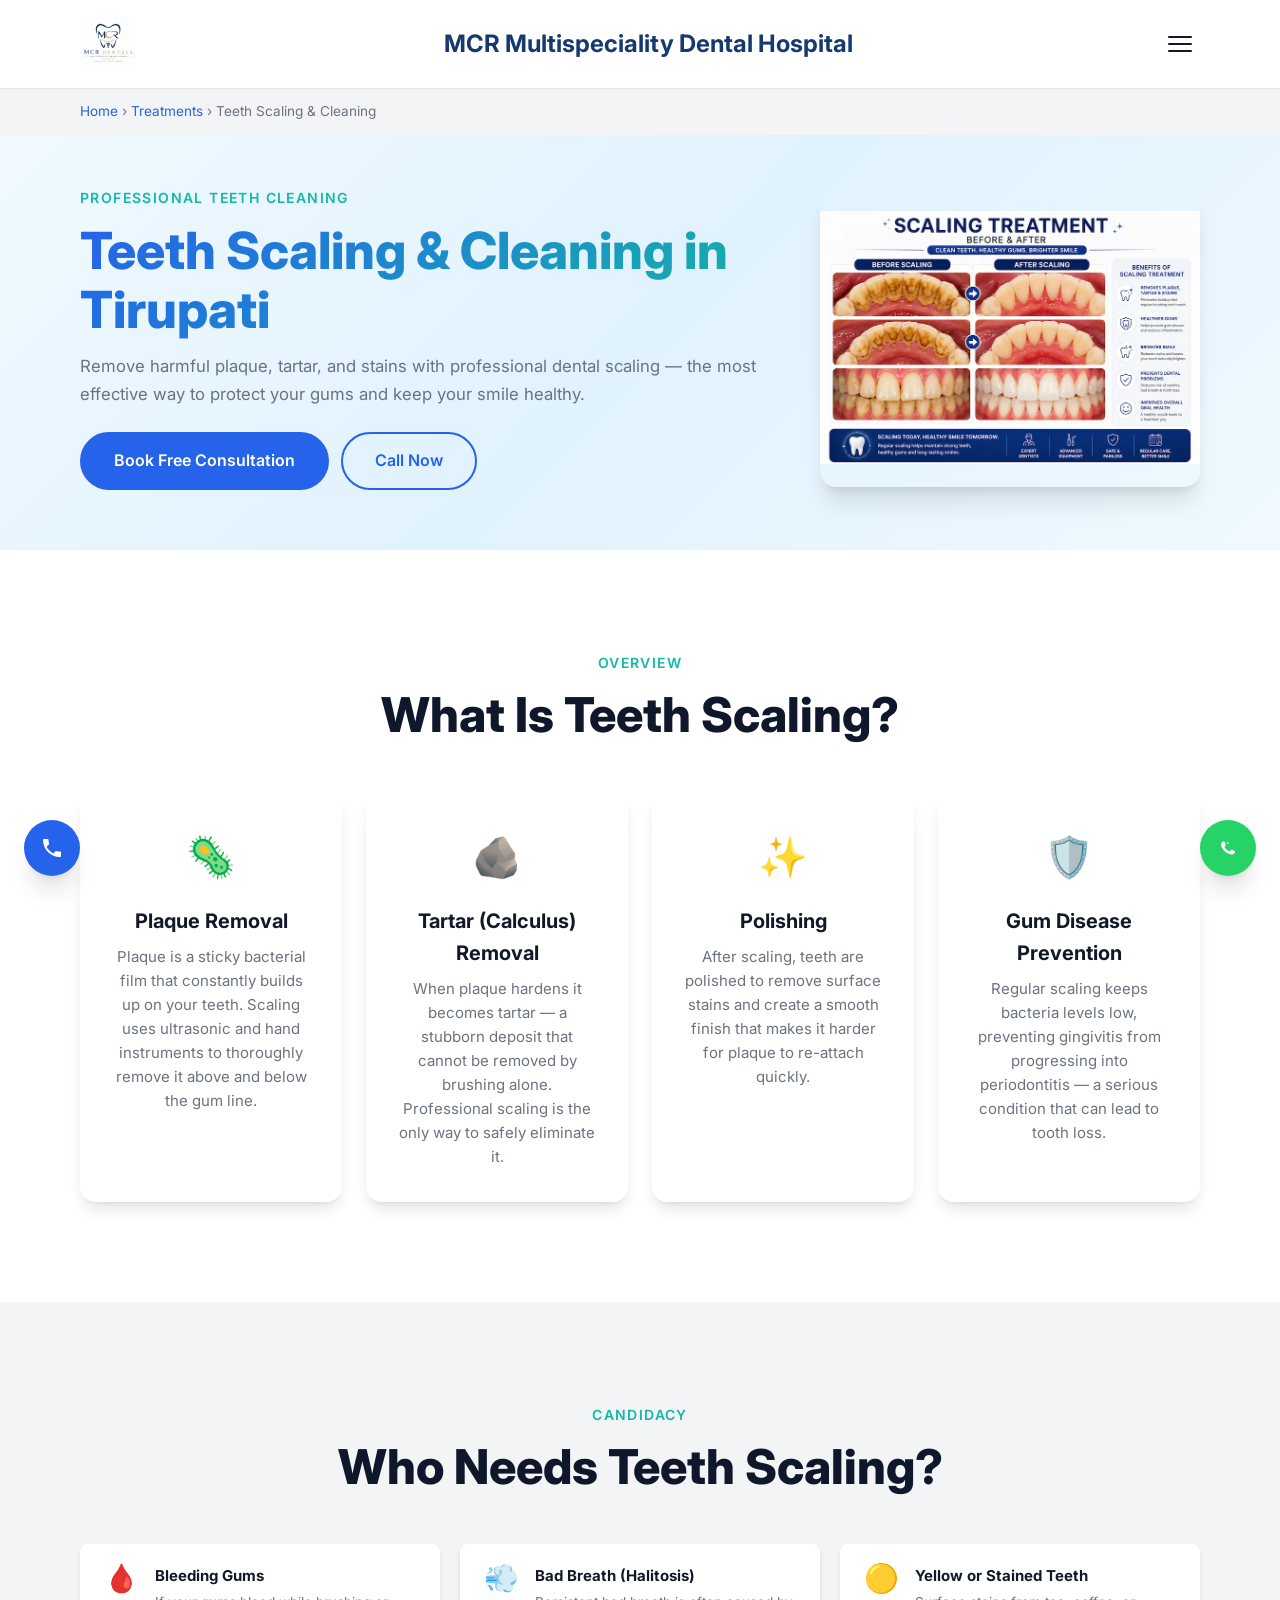
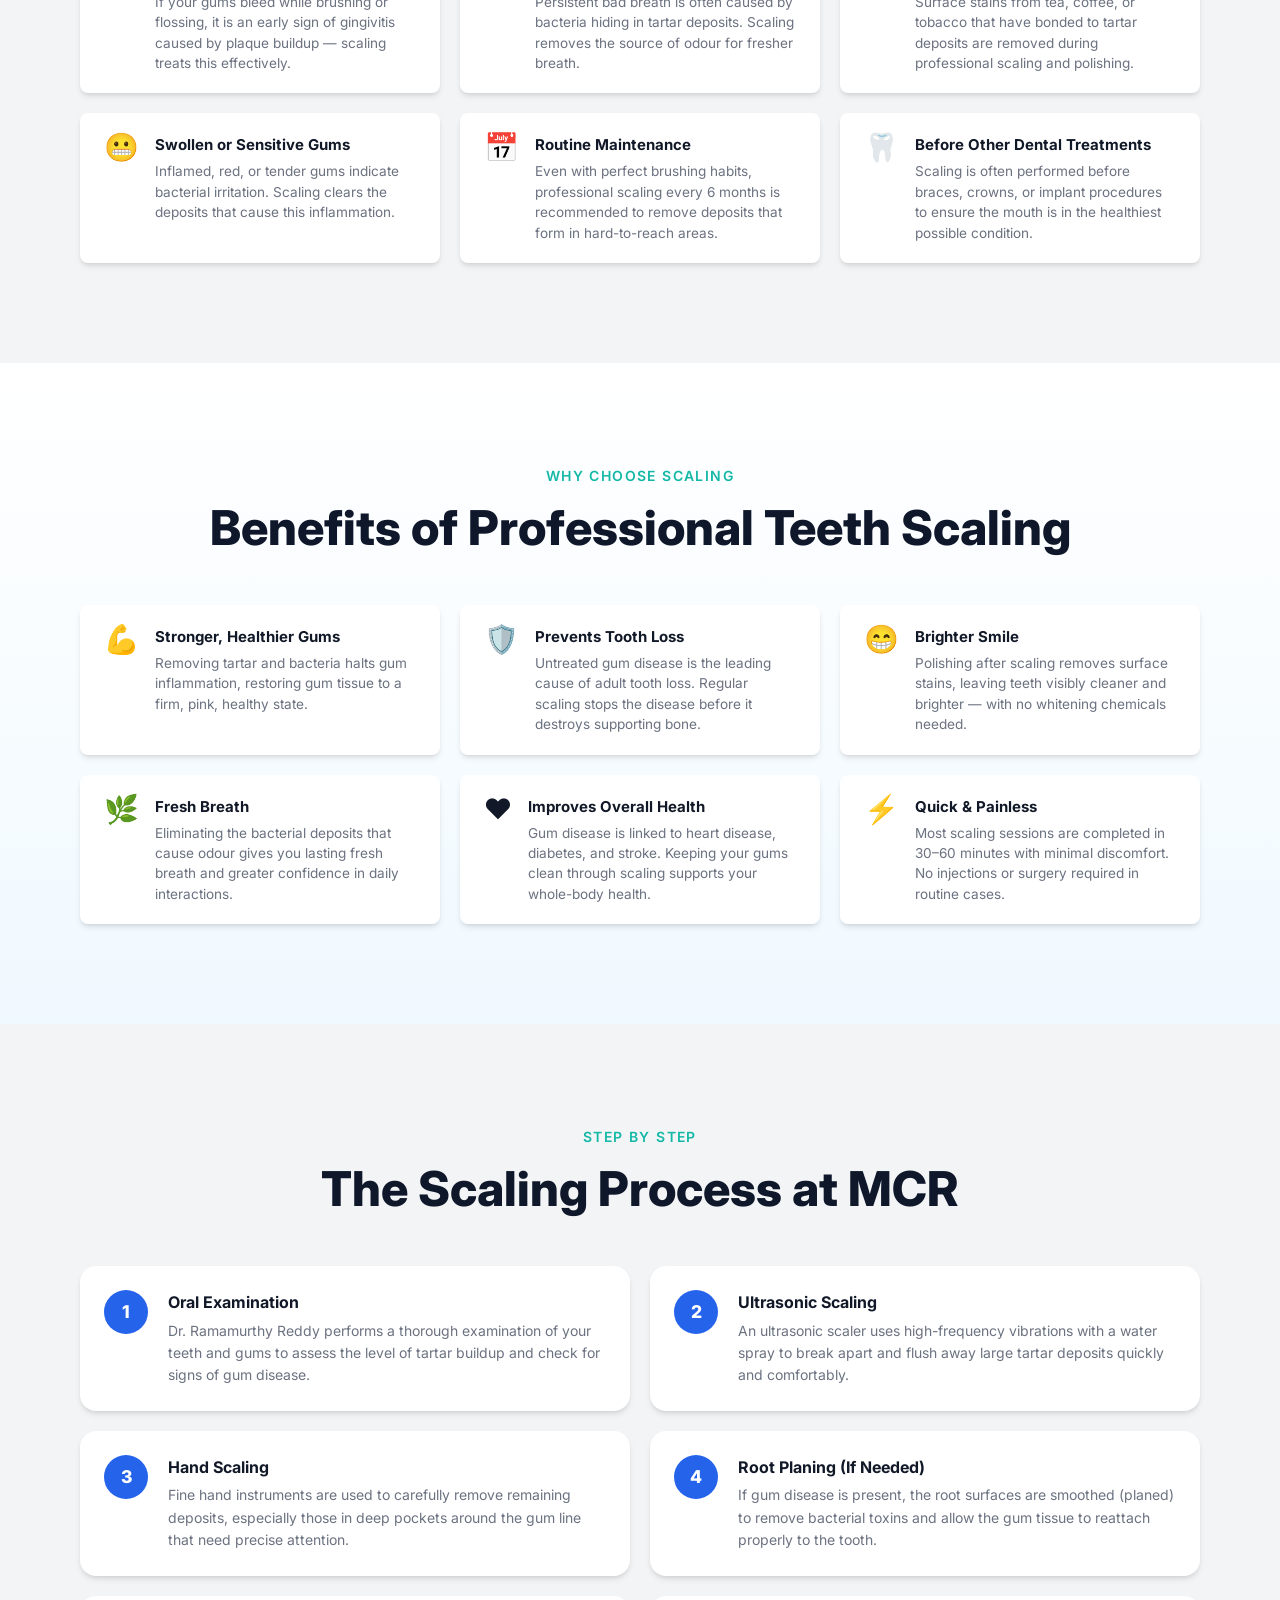
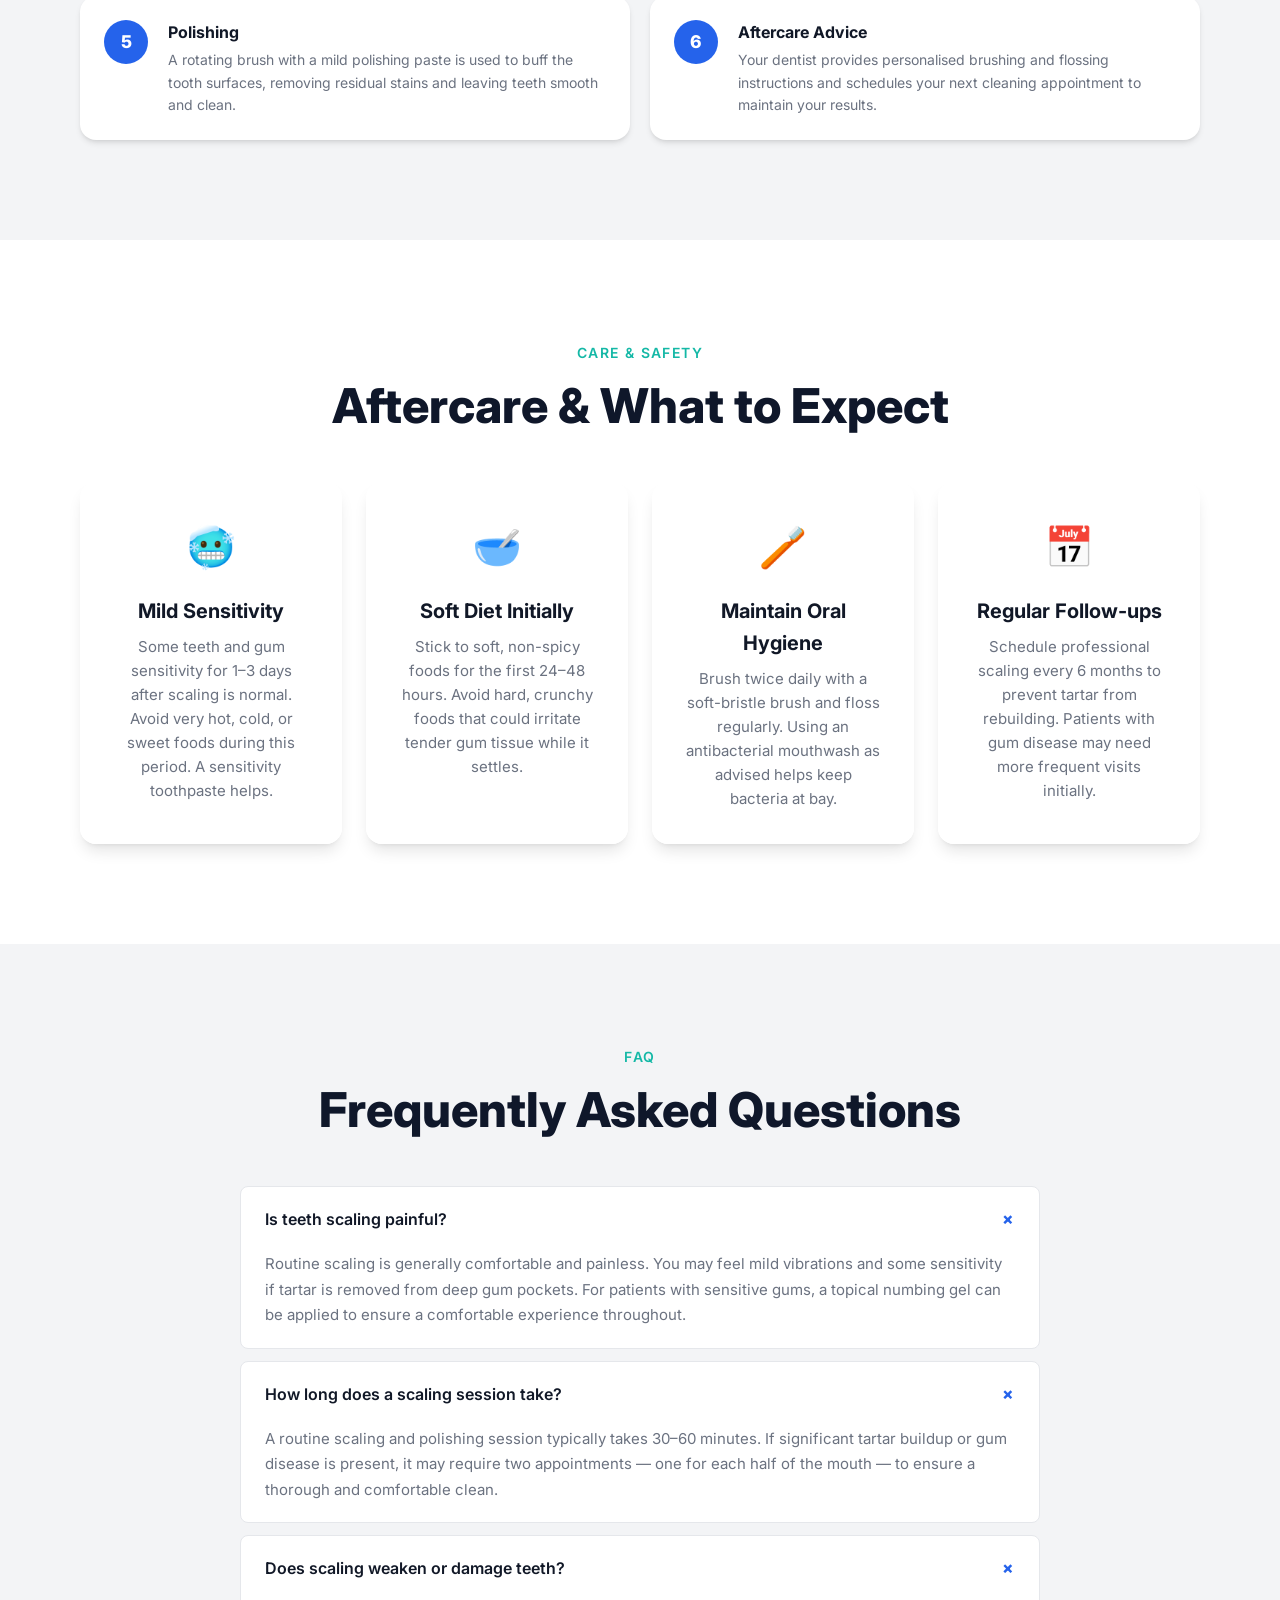
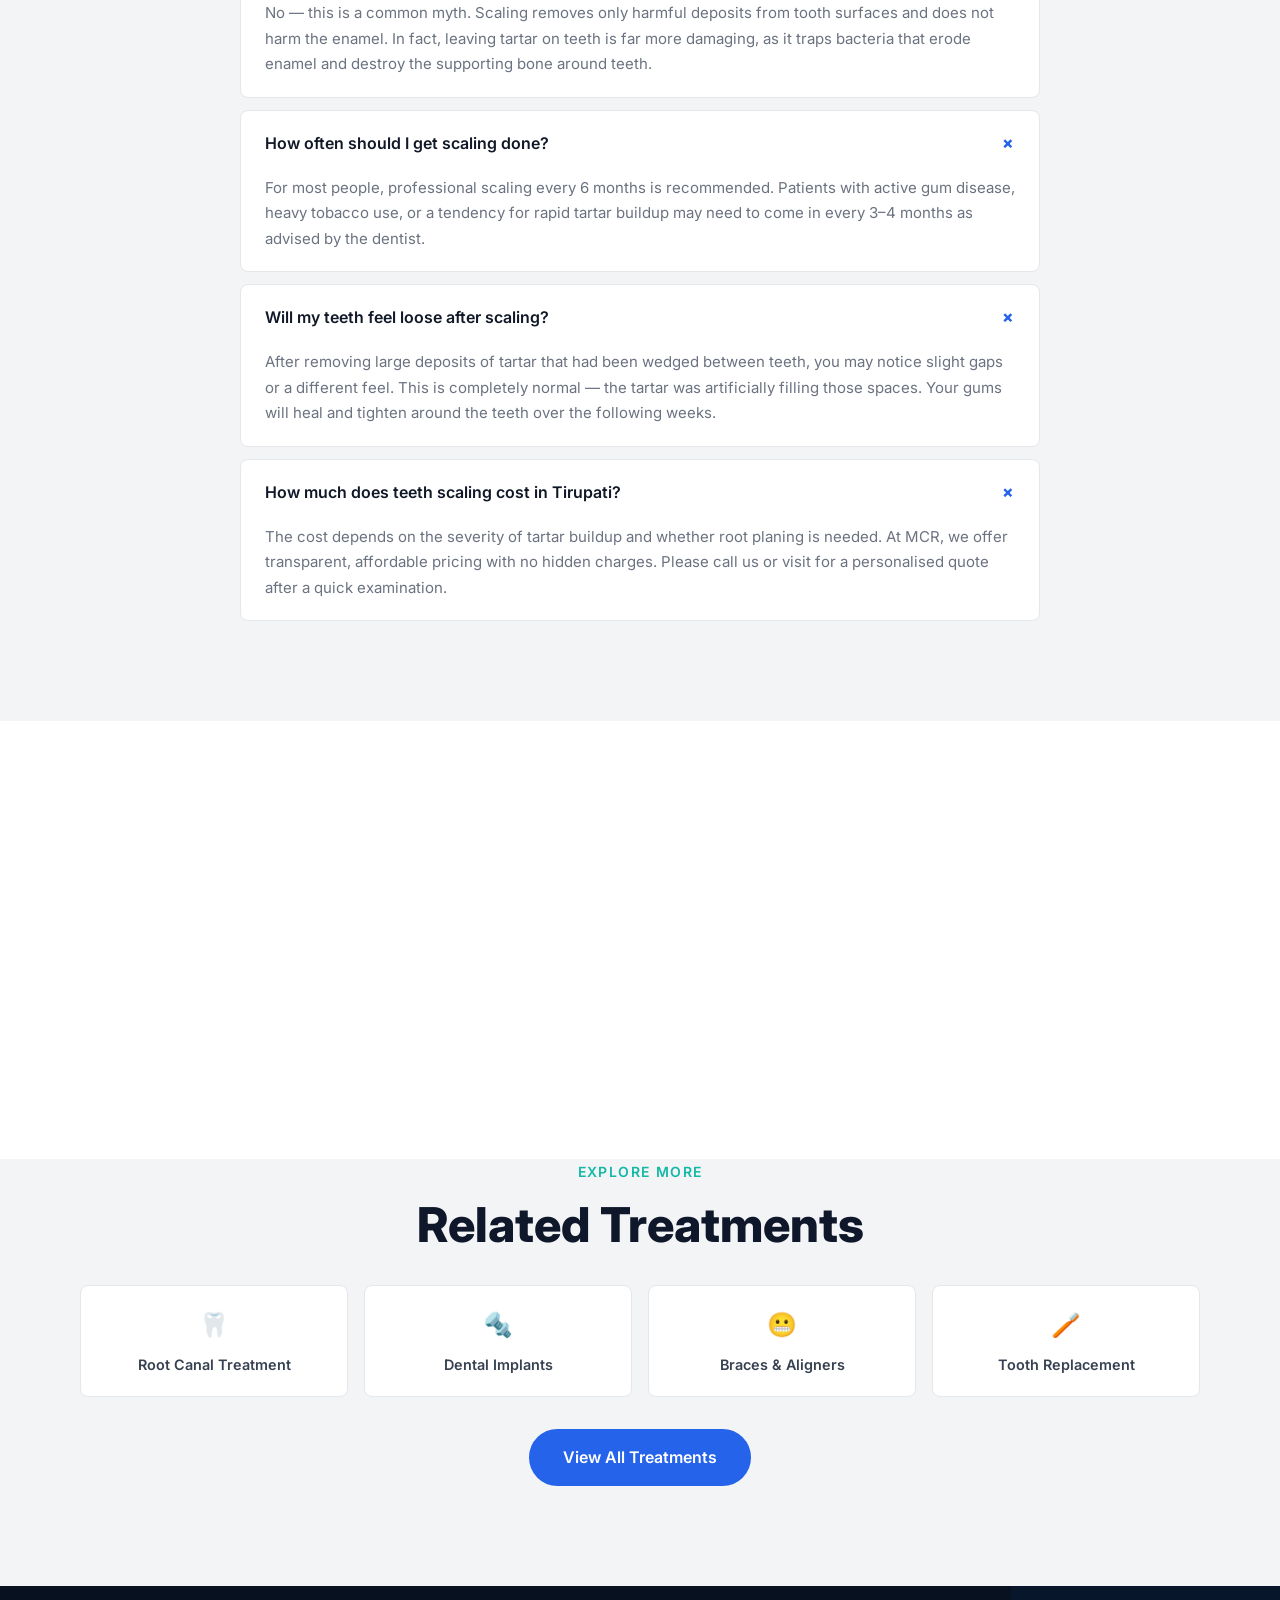
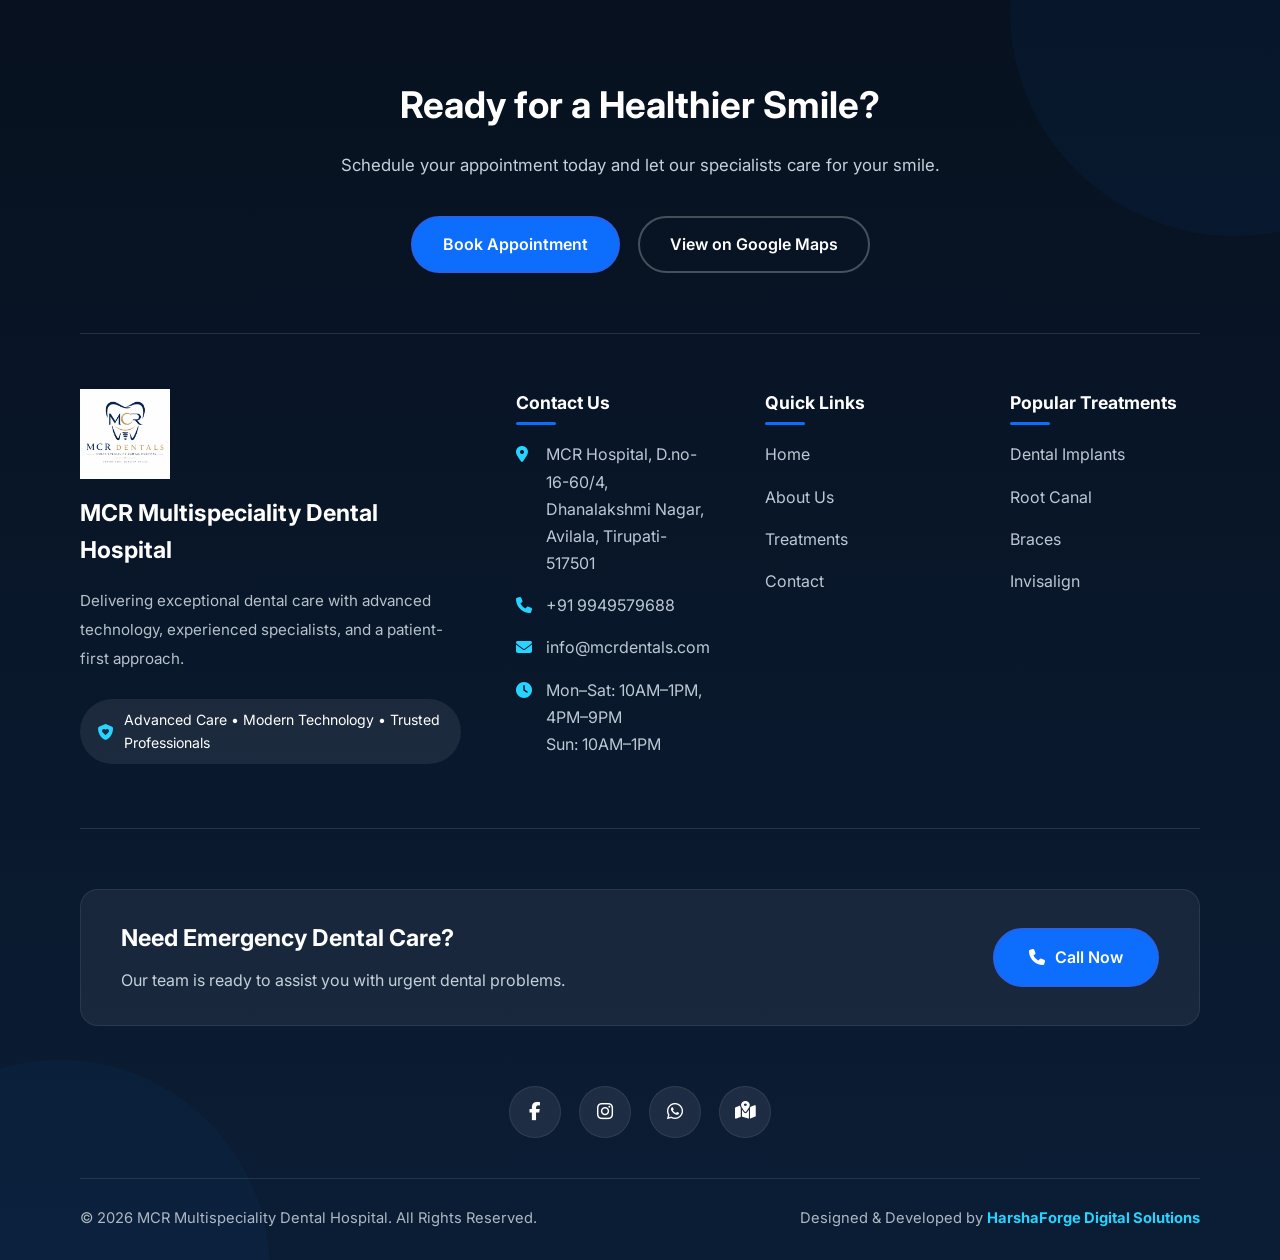
<file: scaling.html>
<!DOCTYPE html>
<html lang="en">
<head>
    <meta charset="UTF-8">
    <meta name="viewport" content="width=device-width, initial-scale=1.0">
    <title>Teeth Scaling & Cleaning in Tirupati | MCR Multispeciality Dental Hospital</title>
    <meta name="description" content="Get professional teeth scaling and cleaning in Tirupati at MCR Multispeciality Dental Hospital. Expert treatment by Dr. Ramamurthy Reddy. Affordable, painless, and effective removal of plaque and tartar.">
    <meta name="keywords" content="teeth scaling Tirupati, dental cleaning Tirupati, plaque removal Tirupati, tartar removal Tirupati, gum treatment Tirupati, MCR dental hospital">
    <meta name="robots" content="index, follow">
    <link rel="canonical" href="https://mcrdentalhospital.com/scaling.html">

    <!-- Open Graph -->
    <meta property="og:title" content="Teeth Scaling & Cleaning in Tirupati | MCR Multispeciality Dental Hospital">
    <meta property="og:description" content="Professional teeth scaling and cleaning by experienced specialists in Tirupati.">
    <meta property="og:type" content="website">
    <meta property="og:url" content="https://mcrdentalhospital.com/scaling.html">
    <meta property="og:image" content="https://mcrdentalhospital.com/scaling.webp">
    <meta property="og:locale" content="en_IN">

    <!-- Schema -->
    <script type="application/ld+json">
    {
        "@context": "https://schema.org",
        "@type": "MedicalProcedure",
        "name": "Teeth Scaling & Cleaning",
        "description": "Professional removal of plaque, tartar, and stains from teeth to maintain gum health and prevent disease.",
        "procedureType": "Therapeutic",
        "followUp": "Regular dental scaling every 6 months",
        "provider": {
            "@type": "Dentist",
            "name": "MCR Multispeciality Dental Hospital",
            "url": "https://mcrdentalhospital.com",
            "telephone": "+919949579688",
            "address": {
                "@type": "PostalAddress",
                "streetAddress": "D.no-16-60/4, Dhanalakshmi Nagar, Avilala",
                "addressLocality": "Tirupati",
                "addressRegion": "Andhra Pradesh",
                "postalCode": "517501",
                "addressCountry": "IN"
            }
        }
    }
    </script>

    <link rel="stylesheet" href="style.css">
    <link rel="preconnect" href="https://fonts.googleapis.com">
    <link rel="preconnect" href="https://fonts.gstatic.com" crossorigin>
    <link href="https://fonts.googleapis.com/css2?family=Inter:wght@300;400;500;600;700;800&display=swap" rel="stylesheet">
    <link rel="stylesheet" href="https://cdnjs.cloudflare.com/ajax/libs/font-awesome/6.7.2/css/all.min.css">
    <link rel="icon" type="image/png" href="/favicon-96x96.png" sizes="96x96">
    <link rel="shortcut icon" href="/favicon.ico">

    <style>
        /* ── Treatment page: process steps ── */
        .process-steps {
            display: grid;
            grid-template-columns: 1fr;
            gap: 20px;
            counter-reset: step;
        }
        .process-step {
            display: flex;
            gap: 20px;
            align-items: flex-start;
            background: var(--white);
            border-radius: var(--radius);
            padding: 24px;
            box-shadow: var(--shadow);
            transition: var(--transition);
        }
        .process-step:hover {
            transform: translateY(-3px);
            box-shadow: var(--shadow-lg);
        }
        .step-num {
            flex-shrink: 0;
            width: 44px;
            height: 44px;
            border-radius: 50%;
            background: var(--primary);
            color: var(--white);
            display: flex;
            align-items: center;
            justify-content: center;
            font-weight: 800;
            font-size: 1.1rem;
        }
        .step-body h4 {
            font-size: 1rem;
            font-weight: 700;
            color: var(--black);
            margin-bottom: 4px;
        }
        .step-body p {
            font-size: 0.875rem;
            color: var(--gray);
            line-height: 1.6;
            margin: 0;
        }

        /* ── Benefits grid ── */
        .benefits-grid {
            display: grid;
            grid-template-columns: 1fr;
            gap: 20px;
        }
        .benefit-item {
            display: flex;
            gap: 16px;
            align-items: flex-start;
            padding: 20px 24px;
            background: var(--white);
            border-radius: var(--radius-sm);
            box-shadow: var(--shadow);
            transition: var(--transition);
        }
        .benefit-item:hover {
            transform: translateY(-2px);
            box-shadow: var(--shadow-lg);
        }
        .benefit-icon {
            font-size: 1.75rem;
            flex-shrink: 0;
            line-height: 1;
        }
        .benefit-item h4 {
            font-size: 0.9375rem;
            font-weight: 700;
            color: var(--black);
            margin-bottom: 4px;
        }
        .benefit-item p {
            font-size: 0.85rem;
            color: var(--gray);
            line-height: 1.5;
            margin: 0;
        }

        /* ── Related treatments ── */
        .related-grid {
            display: grid;
            grid-template-columns: repeat(2, 1fr);
            gap: 16px;
        }
        .related-card {
            display: flex;
            flex-direction: column;
            align-items: center;
            justify-content: center;
            gap: 8px;
            padding: 20px 16px;
            background: var(--white);
            border: 1px solid var(--gray-border);
            border-radius: var(--radius-sm);
            text-align: center;
            font-weight: 600;
            font-size: 0.9rem;
            color: var(--gray-dark);
            transition: var(--transition);
            text-decoration: none;
        }
        .related-card:hover {
            border-color: var(--primary);
            color: var(--primary);
            transform: translateY(-2px);
            box-shadow: var(--shadow);
        }
        .related-card span.icon { font-size: 1.5rem; }

        /* ── Breadcrumb ── */
        .breadcrumb {
            background: var(--gray-light);
            padding: 12px 0;
            font-size: 0.85rem;
            color: var(--gray);
        }
        .breadcrumb a { color: var(--primary); }
        .breadcrumb a:hover { color: var(--accent); }

        /* ── Page hero ── */
        .tx-hero {
            background: linear-gradient(135deg, #F0F9FF 0%, #E0F2FE 50%, #F0F9FF 100%);
            padding: 50px 0 60px;
        }
        .tx-hero-inner {
            display: flex;
            flex-direction: column;
            gap: 32px;
            align-items: center;
        }
        .tx-hero-text { text-align: center; }
        .tx-hero-text h1 {
            font-size: 2.2rem;
            font-weight: 800;
            line-height: 1.15;
            margin-bottom: 14px;
            background: linear-gradient(135deg, var(--primary), var(--accent));
            -webkit-background-clip: text;
            -webkit-text-fill-color: transparent;
            background-clip: text;
        }
        .tx-hero-text p {
            font-size: 1.05rem;
            color: var(--gray);
            line-height: 1.65;
            margin-bottom: 24px;
            max-width: 560px;
        }
        .tx-hero-img {
            max-width: 460px;
            border-radius: var(--radius);
            overflow: hidden;
            box-shadow: var(--shadow-xl);
            flex:1;
            max-width:520px;
            display:flex;
            justify-content:center;
            align-items:center;
        }
        .tx-hero-img img {
            width:100%;
            height:auto;
            display:block;
            object-fit:contain;
        }

        /* ── CTA banner ── */
        .cta-banner {
            background: linear-gradient(135deg, var(--primary), var(--accent));
            border-radius: var(--radius);
            padding: 40px 32px;
            text-align: center;
            color: var(--white);
        }
        .cta-banner h2 {
            font-size: 1.6rem;
            font-weight: 800;
            margin-bottom: 10px;
        }
        .cta-banner p {
            font-size: 1rem;
            opacity: 0.9;
            margin-bottom: 24px;
        }
        .btn-white {
            background: var(--white);
            color: var(--primary);
            border-color: var(--white);
            font-weight: 700;
        }
        .btn-white:hover {
            background: var(--gray-light);
            transform: translateY(-2px);
        }

        /* ── Tablet ── */
        @media (min-width: 768px) {
            .tx-hero-inner { flex-direction: row; }
            .tx-hero-text { text-align: left; flex: 1; }
            .tx-hero-text p { max-width: 100%; }
            .tx-hero-img { max-width: 380px; flex-shrink: 0; }
            .tx-hero-img img { height: 300px; }
            .tx-hero-text h1 { font-size: 2.8rem; }
            .process-steps { grid-template-columns: repeat(2, 1fr); }
            .benefits-grid { grid-template-columns: repeat(2, 1fr); }
            .related-grid { grid-template-columns: repeat(4, 1fr); }
        }

        @media (min-width: 1024px) {
            .tx-hero-text h1 { font-size: 3.2rem; }
            .process-steps { grid-template-columns: repeat(2, 1fr); }
            .benefits-grid { grid-template-columns: repeat(3, 1fr); }
        }
    </style>
</head>
<body>

    <!-- HEADER (identical to main site) -->
    <header id="main-header" class="header">
        <div class="header-container">
            <a href="index.html" class="header-logo-link">
                <img src="MCRlogo - Copy.jpeg" alt="MCR Dentals" class="header-logo">
            </a>
            <h1 class="header-title">MCR Multispeciality Dental Hospital</h1>
            <button id="menu-btn" class="menu-btn" aria-label="Open Menu">
                <span class="menu-bar"></span>
                <span class="menu-bar"></span>
                <span class="menu-bar"></span>
            </button>
        </div>
        <nav id="mobile-menu" class="mobile-menu">
            <a href="index.html" class="menu-link">Home</a>
            <a href="index.html#about" class="menu-link">About</a>
            <a href="index.html#treatments" class="menu-link">Treatments</a>
            <a href="index.html#contact" class="menu-link">Contact</a>
        </nav>
    </header>

    <!-- BREADCRUMB -->
    <div class="breadcrumb">
        <div class="container">
            <a href="index.html">Home</a> &rsaquo;
            <a href="index.html#treatments">Treatments</a> &rsaquo;
            Teeth Scaling & Cleaning
        </div>
    </div>

    <!-- PAGE HERO -->
    <section class="tx-hero">
        <div class="container tx-hero-inner">
            <div class="tx-hero-text">
                <span class="section-tag">Professional Teeth Cleaning</span>
                <h1>Teeth Scaling & Cleaning in Tirupati</h1>
                <p>Remove harmful plaque, tartar, and stains with professional dental scaling — the most effective way to protect your gums and keep your smile healthy.</p>
                <div style="display:flex;flex-wrap:wrap;gap:12px;">
                    <a href="index.html#contact" class="btn btn-primary">Book Free Consultation</a>
                    <a href="tel:+919949579688" class="btn" style="border:2px solid var(--primary);color:var(--primary);">Call Now</a>
                </div>
            </div>
            <div class="tx-hero-img">
                <img src="scaling.webp" alt="Teeth Scaling & Cleaning at MCR Hospital Tirupati" loading="eager">
            </div>
        </div>
    </section>

    <!-- WHAT IS SCALING -->
    <section class="about section-pad">
        <div class="container">
            <div class="section-header">
                <span class="section-tag">Overview</span>
                <h2 class="section-title">What Is Teeth Scaling?</h2>
            </div>
            <div class="about-grid">
                <div class="about-card card-glass">
                    <div class="card-icon">🦠</div>
                    <h3>Plaque Removal</h3>
                    <p>Plaque is a sticky bacterial film that constantly builds up on your teeth. Scaling uses ultrasonic and hand instruments to thoroughly remove it above and below the gum line.</p>
                </div>
                <div class="about-card card-glass reveal">
                    <div class="card-icon">🪨</div>
                    <h3>Tartar (Calculus) Removal</h3>
                    <p>When plaque hardens it becomes tartar — a stubborn deposit that cannot be removed by brushing alone. Professional scaling is the only way to safely eliminate it.</p>
                </div>
                <div class="about-card card-glass reveal">
                    <div class="card-icon">✨</div>
                    <h3>Polishing</h3>
                    <p>After scaling, teeth are polished to remove surface stains and create a smooth finish that makes it harder for plaque to re-attach quickly.</p>
                </div>
                <div class="about-card card-glass reveal">
                    <div class="card-icon">🛡️</div>
                    <h3>Gum Disease Prevention</h3>
                    <p>Regular scaling keeps bacteria levels low, preventing gingivitis from progressing into periodontitis — a serious condition that can lead to tooth loss.</p>
                </div>
            </div>
        </div>
    </section>

    <!-- WHO NEEDS SCALING -->
    <section class="section-pad" style="background:var(--gray-light);">
        <div class="container">
            <div class="section-header">
                <span class="section-tag">Candidacy</span>
                <h2 class="section-title">Who Needs Teeth Scaling?</h2>
            </div>
            <div class="benefits-grid">
                <div class="benefit-item">
                    <span class="benefit-icon">🩸</span>
                    <div>
                        <h4>Bleeding Gums</h4>
                        <p>If your gums bleed while brushing or flossing, it is an early sign of gingivitis caused by plaque buildup — scaling treats this effectively.</p>
                    </div>
                </div>
                <div class="benefit-item">
                    <span class="benefit-icon">💨</span>
                    <div>
                        <h4>Bad Breath (Halitosis)</h4>
                        <p>Persistent bad breath is often caused by bacteria hiding in tartar deposits. Scaling removes the source of odour for fresher breath.</p>
                    </div>
                </div>
                <div class="benefit-item">
                    <span class="benefit-icon">🟡</span>
                    <div>
                        <h4>Yellow or Stained Teeth</h4>
                        <p>Surface stains from tea, coffee, or tobacco that have bonded to tartar deposits are removed during professional scaling and polishing.</p>
                    </div>
                </div>
                <div class="benefit-item">
                    <span class="benefit-icon">😬</span>
                    <div>
                        <h4>Swollen or Sensitive Gums</h4>
                        <p>Inflamed, red, or tender gums indicate bacterial irritation. Scaling clears the deposits that cause this inflammation.</p>
                    </div>
                </div>
                <div class="benefit-item">
                    <span class="benefit-icon">📅</span>
                    <div>
                        <h4>Routine Maintenance</h4>
                        <p>Even with perfect brushing habits, professional scaling every 6 months is recommended to remove deposits that form in hard-to-reach areas.</p>
                    </div>
                </div>
                <div class="benefit-item">
                    <span class="benefit-icon">🦷</span>
                    <div>
                        <h4>Before Other Dental Treatments</h4>
                        <p>Scaling is often performed before braces, crowns, or implant procedures to ensure the mouth is in the healthiest possible condition.</p>
                    </div>
                </div>
            </div>
        </div>
    </section>

    <!-- BENEFITS -->
    <section class="treatments section-pad">
        <div class="container">
            <div class="section-header">
                <span class="section-tag">Why Choose Scaling</span>
                <h2 class="section-title">Benefits of Professional Teeth Scaling</h2>
            </div>
            <div class="benefits-grid">
                <div class="benefit-item">
                    <span class="benefit-icon">💪</span>
                    <div>
                        <h4>Stronger, Healthier Gums</h4>
                        <p>Removing tartar and bacteria halts gum inflammation, restoring gum tissue to a firm, pink, healthy state.</p>
                    </div>
                </div>
                <div class="benefit-item">
                    <span class="benefit-icon">🛡️</span>
                    <div>
                        <h4>Prevents Tooth Loss</h4>
                        <p>Untreated gum disease is the leading cause of adult tooth loss. Regular scaling stops the disease before it destroys supporting bone.</p>
                    </div>
                </div>
                <div class="benefit-item">
                    <span class="benefit-icon">😁</span>
                    <div>
                        <h4>Brighter Smile</h4>
                        <p>Polishing after scaling removes surface stains, leaving teeth visibly cleaner and brighter — with no whitening chemicals needed.</p>
                    </div>
                </div>
                <div class="benefit-item">
                    <span class="benefit-icon">🌿</span>
                    <div>
                        <h4>Fresh Breath</h4>
                        <p>Eliminating the bacterial deposits that cause odour gives you lasting fresh breath and greater confidence in daily interactions.</p>
                    </div>
                </div>
                <div class="benefit-item">
                    <span class="benefit-icon">❤️</span>
                    <div>
                        <h4>Improves Overall Health</h4>
                        <p>Gum disease is linked to heart disease, diabetes, and stroke. Keeping your gums clean through scaling supports your whole-body health.</p>
                    </div>
                </div>
                <div class="benefit-item">
                    <span class="benefit-icon">⚡</span>
                    <div>
                        <h4>Quick & Painless</h4>
                        <p>Most scaling sessions are completed in 30–60 minutes with minimal discomfort. No injections or surgery required in routine cases.</p>
                    </div>
                </div>
            </div>
        </div>
    </section>

    <!-- TREATMENT PROCESS -->
    <section class="section-pad" style="background:var(--gray-light);">
        <div class="container">
            <div class="section-header">
                <span class="section-tag">Step by Step</span>
                <h2 class="section-title">The Scaling Process at MCR</h2>
            </div>
            <div class="process-steps">
                <div class="process-step">
                    <div class="step-num">1</div>
                    <div class="step-body">
                        <h4>Oral Examination</h4>
                        <p>Dr. Ramamurthy Reddy performs a thorough examination of your teeth and gums to assess the level of tartar buildup and check for signs of gum disease.</p>
                    </div>
                </div>
                <div class="process-step">
                    <div class="step-num">2</div>
                    <div class="step-body">
                        <h4>Ultrasonic Scaling</h4>
                        <p>An ultrasonic scaler uses high-frequency vibrations with a water spray to break apart and flush away large tartar deposits quickly and comfortably.</p>
                    </div>
                </div>
                <div class="process-step">
                    <div class="step-num">3</div>
                    <div class="step-body">
                        <h4>Hand Scaling</h4>
                        <p>Fine hand instruments are used to carefully remove remaining deposits, especially those in deep pockets around the gum line that need precise attention.</p>
                    </div>
                </div>
                <div class="process-step">
                    <div class="step-num">4</div>
                    <div class="step-body">
                        <h4>Root Planing (If Needed)</h4>
                        <p>If gum disease is present, the root surfaces are smoothed (planed) to remove bacterial toxins and allow the gum tissue to reattach properly to the tooth.</p>
                    </div>
                </div>
                <div class="process-step">
                    <div class="step-num">5</div>
                    <div class="step-body">
                        <h4>Polishing</h4>
                        <p>A rotating brush with a mild polishing paste is used to buff the tooth surfaces, removing residual stains and leaving teeth smooth and clean.</p>
                    </div>
                </div>
                <div class="process-step">
                    <div class="step-num">6</div>
                    <div class="step-body">
                        <h4>Aftercare Advice</h4>
                        <p>Your dentist provides personalised brushing and flossing instructions and schedules your next cleaning appointment to maintain your results.</p>
                    </div>
                </div>
            </div>
        </div>
    </section>

    <!-- AFTERCARE -->
    <section class="about section-pad">
        <div class="container">
            <div class="section-header">
                <span class="section-tag">Care & Safety</span>
                <h2 class="section-title">Aftercare & What to Expect</h2>
            </div>
            <div class="about-grid">
                <div class="about-card card-glass">
                    <div class="card-icon">🥶</div>
                    <h3>Mild Sensitivity</h3>
                    <p>Some teeth and gum sensitivity for 1–3 days after scaling is normal. Avoid very hot, cold, or sweet foods during this period. A sensitivity toothpaste helps.</p>
                </div>
                <div class="about-card card-glass">
                    <div class="card-icon">🥣</div>
                    <h3>Soft Diet Initially</h3>
                    <p>Stick to soft, non-spicy foods for the first 24–48 hours. Avoid hard, crunchy foods that could irritate tender gum tissue while it settles.</p>
                </div>
                <div class="about-card card-glass">
                    <div class="card-icon">🪥</div>
                    <h3>Maintain Oral Hygiene</h3>
                    <p>Brush twice daily with a soft-bristle brush and floss regularly. Using an antibacterial mouthwash as advised helps keep bacteria at bay.</p>
                </div>
                <div class="about-card card-glass">
                    <div class="card-icon">📅</div>
                    <h3>Regular Follow-ups</h3>
                    <p>Schedule professional scaling every 6 months to prevent tartar from rebuilding. Patients with gum disease may need more frequent visits initially.</p>
                </div>
            </div>
        </div>
    </section>

    <!-- FAQ -->
    <section class="faq section-pad" style="background:var(--gray-light);">
        <div class="container">
            <div class="section-header">
                <span class="section-tag">FAQ</span>
                <h2 class="section-title">Frequently Asked Questions</h2>
            </div>
            <div class="faq-list">
                <div class="faq-item reveal">
                    <button class="faq-question">
                        <span>Is teeth scaling painful?</span>
                        <span class="faq-icon">+</span>
                    </button>
                    <div class="faq-answer">
                        <p>Routine scaling is generally comfortable and painless. You may feel mild vibrations and some sensitivity if tartar is removed from deep gum pockets. For patients with sensitive gums, a topical numbing gel can be applied to ensure a comfortable experience throughout.</p>
                    </div>
                </div>
                <div class="faq-item reveal">
                    <button class="faq-question">
                        <span>How long does a scaling session take?</span>
                        <span class="faq-icon">+</span>
                    </button>
                    <div class="faq-answer">
                        <p>A routine scaling and polishing session typically takes 30–60 minutes. If significant tartar buildup or gum disease is present, it may require two appointments — one for each half of the mouth — to ensure a thorough and comfortable clean.</p>
                    </div>
                </div>
                <div class="faq-item reveal">
                    <button class="faq-question">
                        <span>Does scaling weaken or damage teeth?</span>
                        <span class="faq-icon">+</span>
                    </button>
                    <div class="faq-answer">
                        <p>No — this is a common myth. Scaling removes only harmful deposits from tooth surfaces and does not harm the enamel. In fact, leaving tartar on teeth is far more damaging, as it traps bacteria that erode enamel and destroy the supporting bone around teeth.</p>
                    </div>
                </div>
                <div class="faq-item reveal">
                    <button class="faq-question">
                        <span>How often should I get scaling done?</span>
                        <span class="faq-icon">+</span>
                    </button>
                    <div class="faq-answer">
                        <p>For most people, professional scaling every 6 months is recommended. Patients with active gum disease, heavy tobacco use, or a tendency for rapid tartar buildup may need to come in every 3–4 months as advised by the dentist.</p>
                    </div>
                </div>
                <div class="faq-item reveal">
                    <button class="faq-question">
                        <span>Will my teeth feel loose after scaling?</span>
                        <span class="faq-icon">+</span>
                    </button>
                    <div class="faq-answer">
                        <p>After removing large deposits of tartar that had been wedged between teeth, you may notice slight gaps or a different feel. This is completely normal — the tartar was artificially filling those spaces. Your gums will heal and tighten around the teeth over the following weeks.</p>
                    </div>
                </div>
                <div class="faq-item reveal">
                    <button class="faq-question">
                        <span>How much does teeth scaling cost in Tirupati?</span>
                        <span class="faq-icon">+</span>
                    </button>
                    <div class="faq-answer">
                        <p>The cost depends on the severity of tartar buildup and whether root planing is needed. At MCR, we offer transparent, affordable pricing with no hidden charges. Please call us or visit for a personalised quote after a quick examination.</p>
                    </div>
                </div>
            </div>
        </div>
    </section>

    <!-- BOOK APPOINTMENT CTA -->
    <section class="section-pad">
        <div class="container">
            <div class="cta-banner reveal">
                <h2>Ready for a Cleaner, Healthier Smile?</h2>
                <p>Book a professional scaling session with Dr. Ramamurthy Reddy — Tirupati's trusted dental specialist with 15+ years of experience.</p>
                <div style="display:flex;gap:16px;justify-content:center;flex-wrap:wrap;">
                    <a href="index.html#contact" class="btn btn-white">Book Appointment</a>
                    <a href="tel:+919949579688" class="btn" style="background:transparent;border:2px solid rgba(255,255,255,0.6);color:#fff;">📞 Call Us Now</a>
                </div>
            </div>
        </div>
    </section>

    <!-- RELATED TREATMENTS -->
    <section class="faq section-pad" style="background:var(--gray-light);padding-top:0;">
        <div class="container">
            <div class="section-header" style="margin-bottom:32px;">
                <span class="section-tag">Explore More</span>
                <h2 class="section-title">Related Treatments</h2>
            </div>
            <div class="related-grid">
                <a href="root-canal (4).html" class="related-card">
                    <span class="icon">🦷</span>
                    Root Canal Treatment
                </a>
                <a href="dental-implants.html" class="related-card">
                    <span class="icon">🔩</span>
                    Dental Implants
                </a>
                <a href="braces.html" class="related-card">
                    <span class="icon">😬</span>
                    Braces & Aligners
                </a>
                <a href="tooth-replacement.html" class="related-card">
                    <span class="icon">🪥</span>
                    Tooth Replacement
                </a>
            </div>
            <div style="text-align:center;margin-top:32px;">
                <a href="index.html#treatments" class="btn btn-primary">View All Treatments</a>
            </div>
        </div>
    </section>

    <!-- FOOTER (identical to main site) -->
    <footer id="footer" class="footer">
        <div class="container">
            <div class="footer-cta">
                <h2>Ready for a Healthier Smile?</h2>
                <p>Schedule your appointment today and let our specialists care for your smile.</p>
                <div class="footer-cta-buttons">
                    <a href="index.html#contact" class="btn btn-primary">Book Appointment</a>
                    <a href="https://maps.google.com/?q=MCR+Hospital+Tirupati" target="_blank" class="btn btn-secondary">View on Google Maps</a>
                </div>
            </div>
            <hr class="footer-divider">
            <div class="footer-grid">
                <div class="footer-brand">
                    <img src="MCRlogo - Copy.jpeg" alt="MCR Multispeciality Dental Hospital" class="footer-logo">
                    <h3>MCR Multispeciality Dental Hospital</h3>
                    <p>Delivering exceptional dental care with advanced technology, experienced specialists, and a patient-first approach.</p>
                    <div class="footer-badge">
                        <i class="fas fa-shield-heart"></i>
                        <span>Advanced Care • Modern Technology • Trusted Professionals</span>
                    </div>
                </div>
                <div class="footer-column">
                    <h4>Contact Us</h4>
                    <ul>
                        <li><i class="fas fa-map-marker-alt"></i>MCR Hospital, D.no-16-60/4, Dhanalakshmi Nagar, Avilala, Tirupati- 517501</li>
                        <li><i class="fas fa-phone"></i><a href="tel:+919949579688">+91 9949579688</a></li>
                        <li><i class="fas fa-envelope"></i><a href="mailto:info@mcrdentals.com">info@mcrdentals.com</a></li>
                        <li><i class="fas fa-clock"></i>Mon–Sat: 10AM–1PM, 4PM–9PM<br>Sun: 10AM–1PM</li>
                    </ul>
                </div>
                <div class="footer-column">
                    <h4>Quick Links</h4>
                    <ul>
                        <li><a href="index.html">Home</a></li>
                        <li><a href="index.html#about">About Us</a></li>
                        <li><a href="index.html#treatments">Treatments</a></li>
                        <li><a href="index.html#contact">Contact</a></li>
                    </ul>
                </div>
                <div class="footer-column">
                    <h4>Popular Treatments</h4>
                    <ul>
                        <li><a href="dental-implants.html">Dental Implants</a></li>
                        <li><a href="root-canal.html">Root Canal</a></li>
                        <li><a href="braces.html">Braces</a></li>
                        <li><a href="invisalign.html">Invisalign</a></li>
                    </ul>
                </div>
            </div>
            <hr class="footer-divider">
            <div class="footer-emergency">
                <div>
                    <h4>Need Emergency Dental Care?</h4>
                    <p>Our team is ready to assist you with urgent dental problems.</p>
                </div>
                <a href="tel:+919949579688" class="btn btn-primary"><i class="fas fa-phone"></i>Call Now</a>
            </div>
            <div class="footer-social">
                <a href="#" aria-label="Facebook"><i class="fab fa-facebook-f"></i></a>
                <a href="#" aria-label="Instagram"><i class="fab fa-instagram"></i></a>
                <a href="#" aria-label="WhatsApp"><i class="fab fa-whatsapp"></i></a>
                <a href="#" aria-label="Google Maps"><i class="fas fa-map-marked-alt"></i></a>
            </div>
            <div class="footer-bottom">
                <div class="footer-copy"><p>© 2026 MCR Multispeciality Dental Hospital. All Rights Reserved.</p></div>
                <div class="footer-credit"><p>Designed & Developed by <a href="https://wa.link/bxk8qe"><strong>HarshaForge Digital Solutions</strong></a></p></div>
            </div>
        </div>
    </footer>

    <!-- FLOATING BUTTONS -->
    <a href="https://wa.link/kc9k2c" target="_blank" class="float-btn float-whatsapp" aria-label="WhatsApp">
        <svg viewBox="0 0 24 24" fill="white" width="28" height="28"><path d="M17.472 14.382c-.297-.149-1.758-.867-2.03-.967-.273-.099-.471-.148-.67.15-.197.297-.767.966-.94 1.164-.173.199-.347.223-.644.075-.297-.15-1.255-.463-2.39-1.475-.883-.788-1.48-1.761-1.653-2.059-.173-.297-.018-.458.13-.606.134-.133.298-.347.446-.52.149-.174.198-.298.298-.497.099-.198.05-.371-.025-.52-.075-.149-.669-1.612-.916-2.207-.242-.579-.487-.5-.669-.51-.173-.008-.371-.01-.57-.01-.198 0-.52.074-.792.372-.272.297-1.04 1.016-1.04 2.479 0 1.462 1.065 2.875 1.213 3.074.149.198 2.096 3.2 5.077 4.487.709.306 1.262.489 1.694.625.712.227 1.36.195 1.871.118.571-.085 1.758-.719 2.006-1.413.248-.694.248-1.289.173-1.413-.074-.124-.272-.198-.57-.347m-5.421-7.153c-.198-.099-.446-.099-.644.05-.198.149-.297.347-.297.545 0 .198.099.396.248.545.149.149.347.248.545.248.198 0 .396-.099.545-.248.149-.149.248-.347.248-.545 0-.198-.099-.396-.248-.545-.149-.099-.347-.198-.397-.198m-2.876 0c-.198-.099-.446-.099-.644.05-.198.149-.297.347-.297.545 0 .198.099.396.248.545.149.149.347.248.545.248.198 0 .396-.099.545-.248.149-.149.248-.347.248-.545 0-.198-.099-.396-.248-.545-.149-.099-.347-.198-.397-.198"/></svg>
    </a>
    <a href="tel:+919949579688" class="float-btn float-call" aria-label="Call">
        <svg viewBox="0 0 24 24" fill="white" width="24" height="24"><path d="M6.62 10.79c1.44 2.83 3.76 5.14 6.59 6.59l2.2-2.2c.27-.27.67-.36 1.02-.24 1.12.37 2.33.57 3.57.57.55 0 1 .45 1 1V20c0 .55-.45 1-1 1-9.39 0-17-7.61-17-17 0-.55.45-1 1-1h3.5c.55 0 1 .45 1 1 0 1.25.2 2.45.57 3.57.11.35.03.74-.25 1.02l-2.2 2.2z"/></svg>
    </a>

    <script src="script.js"></script>
</body>
</html>
</file>
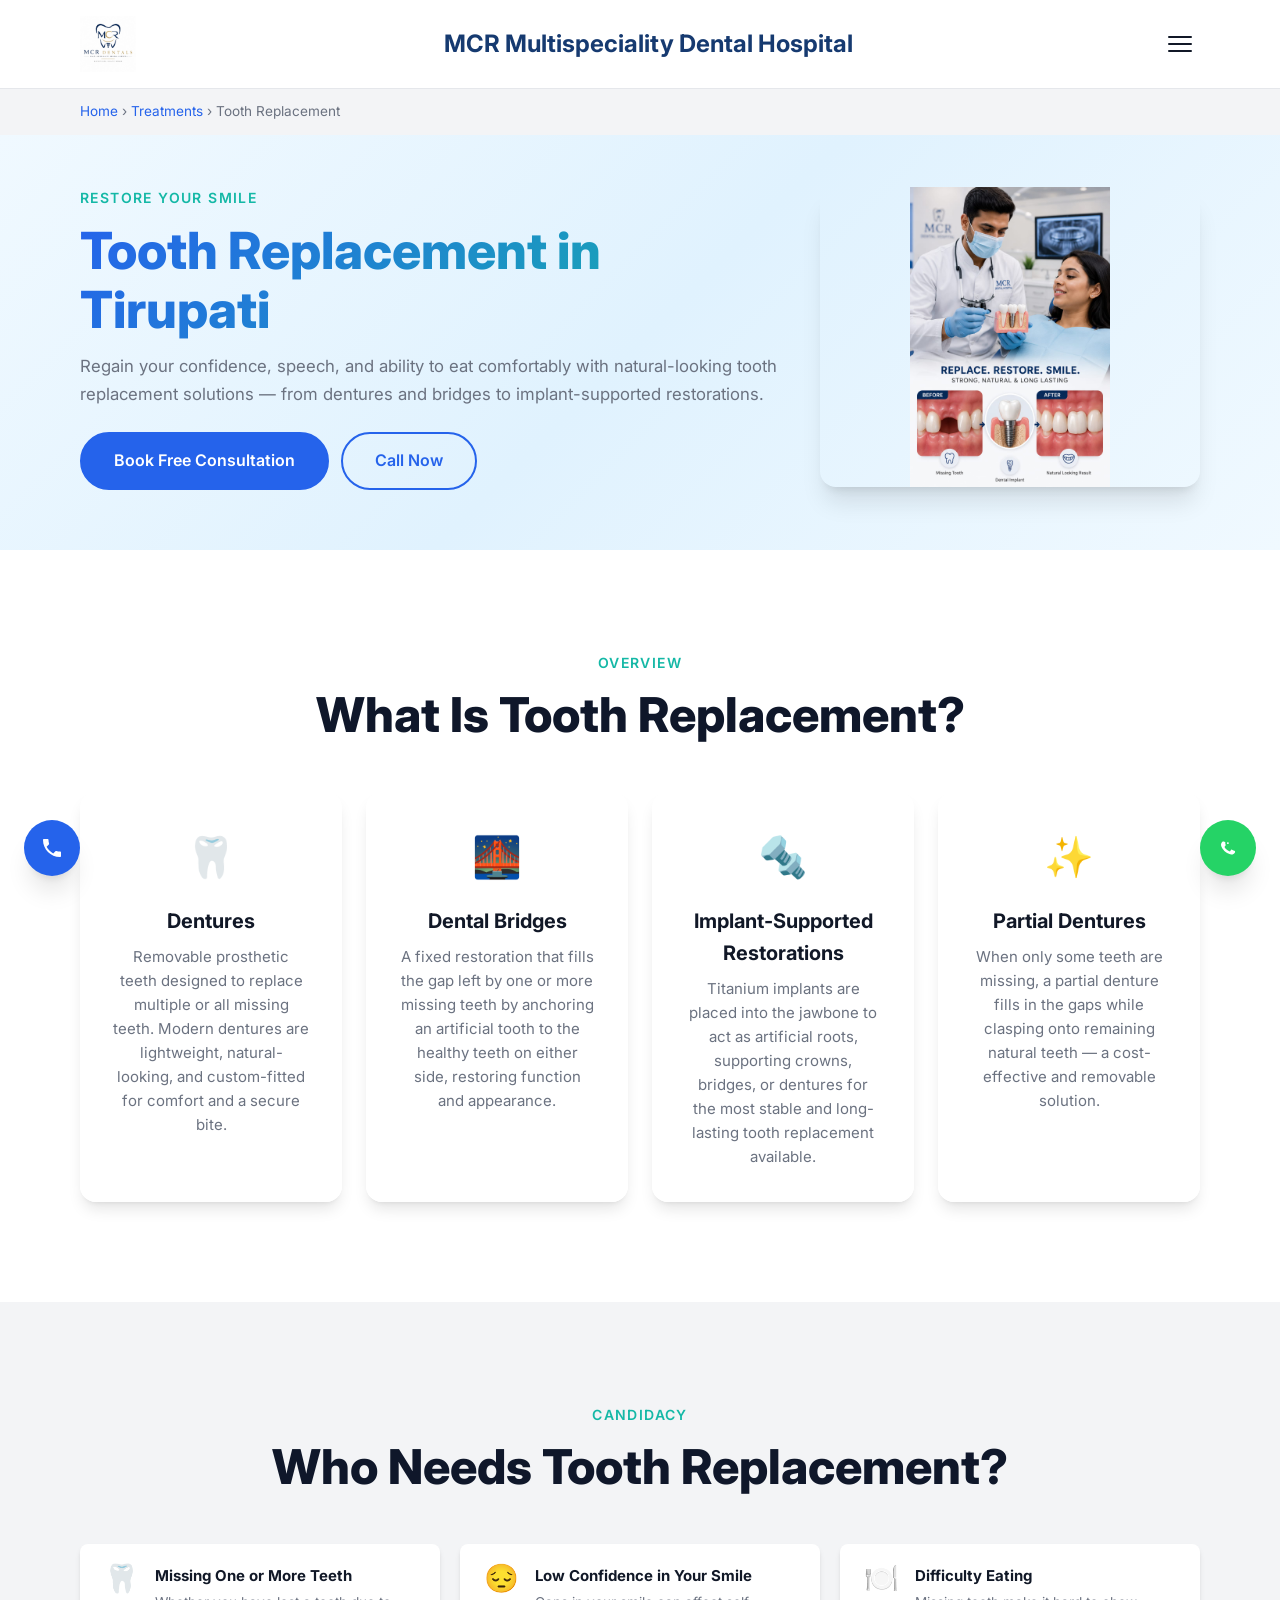
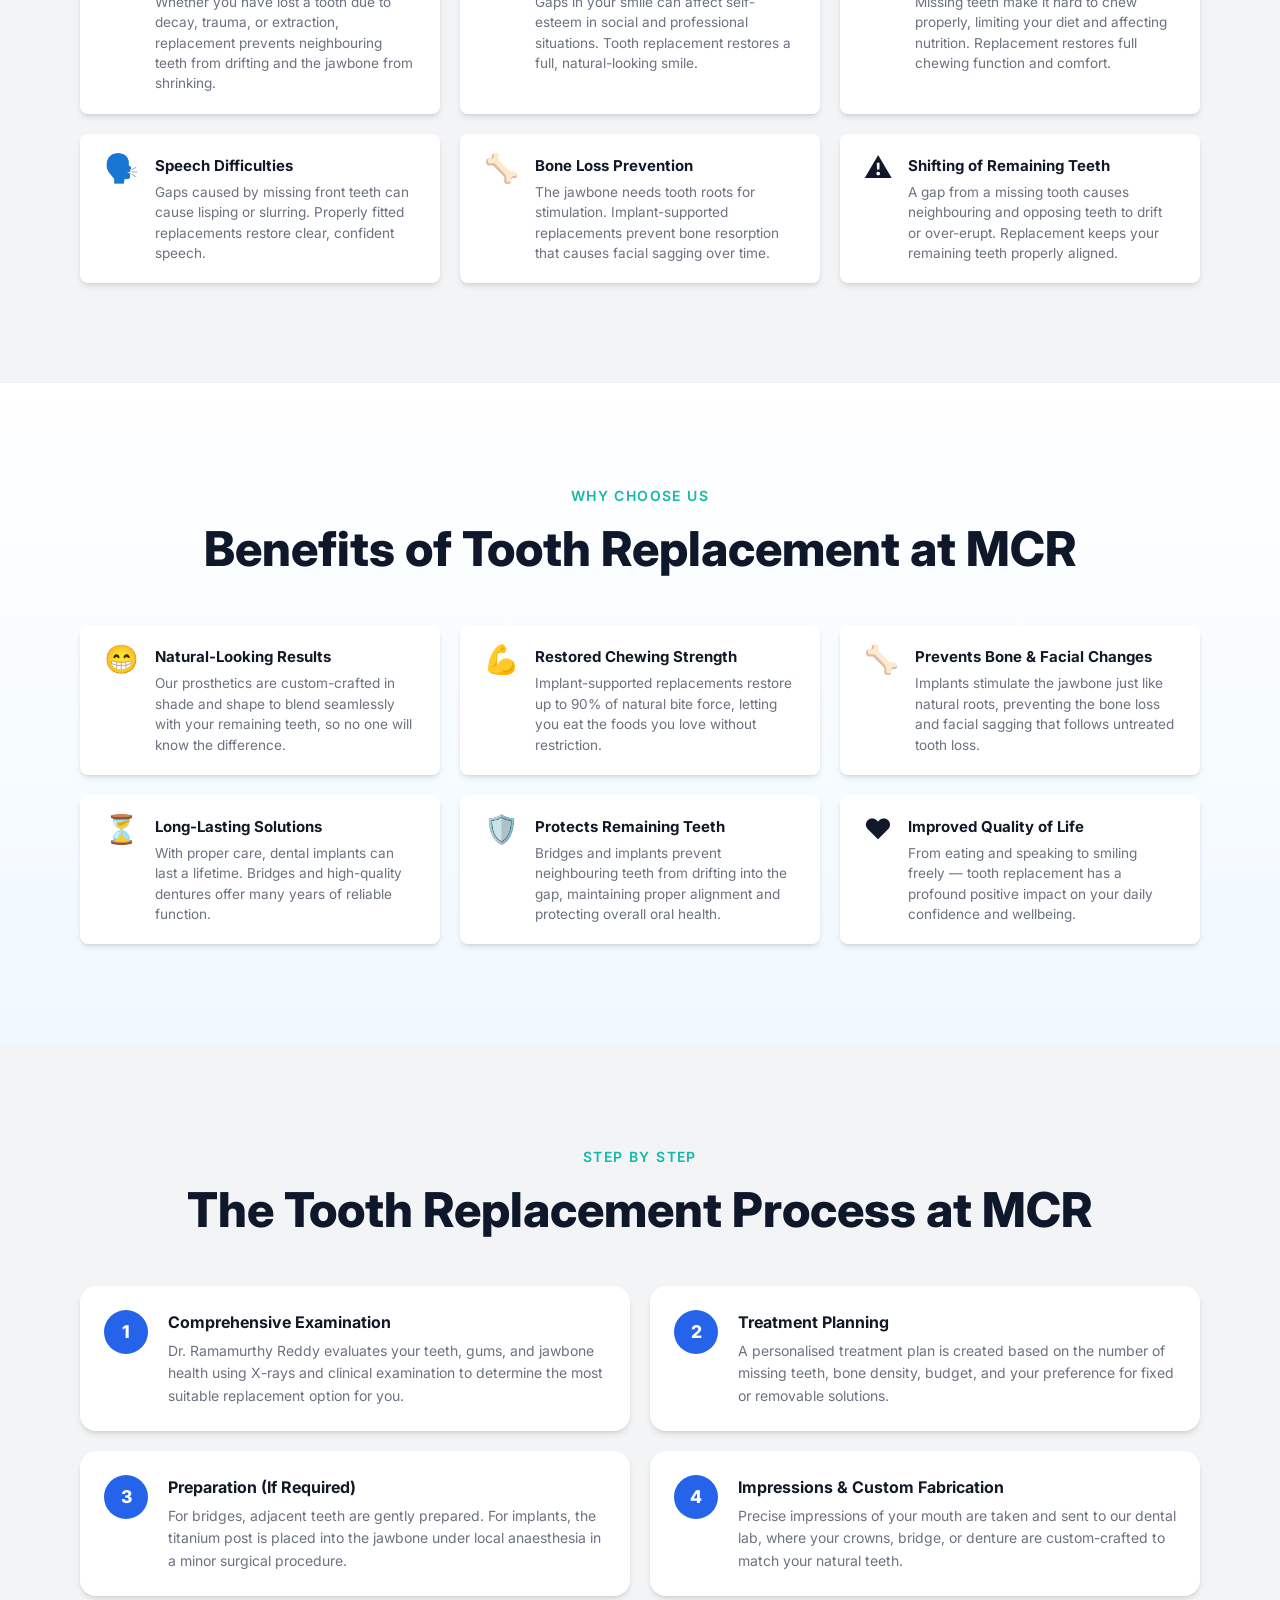
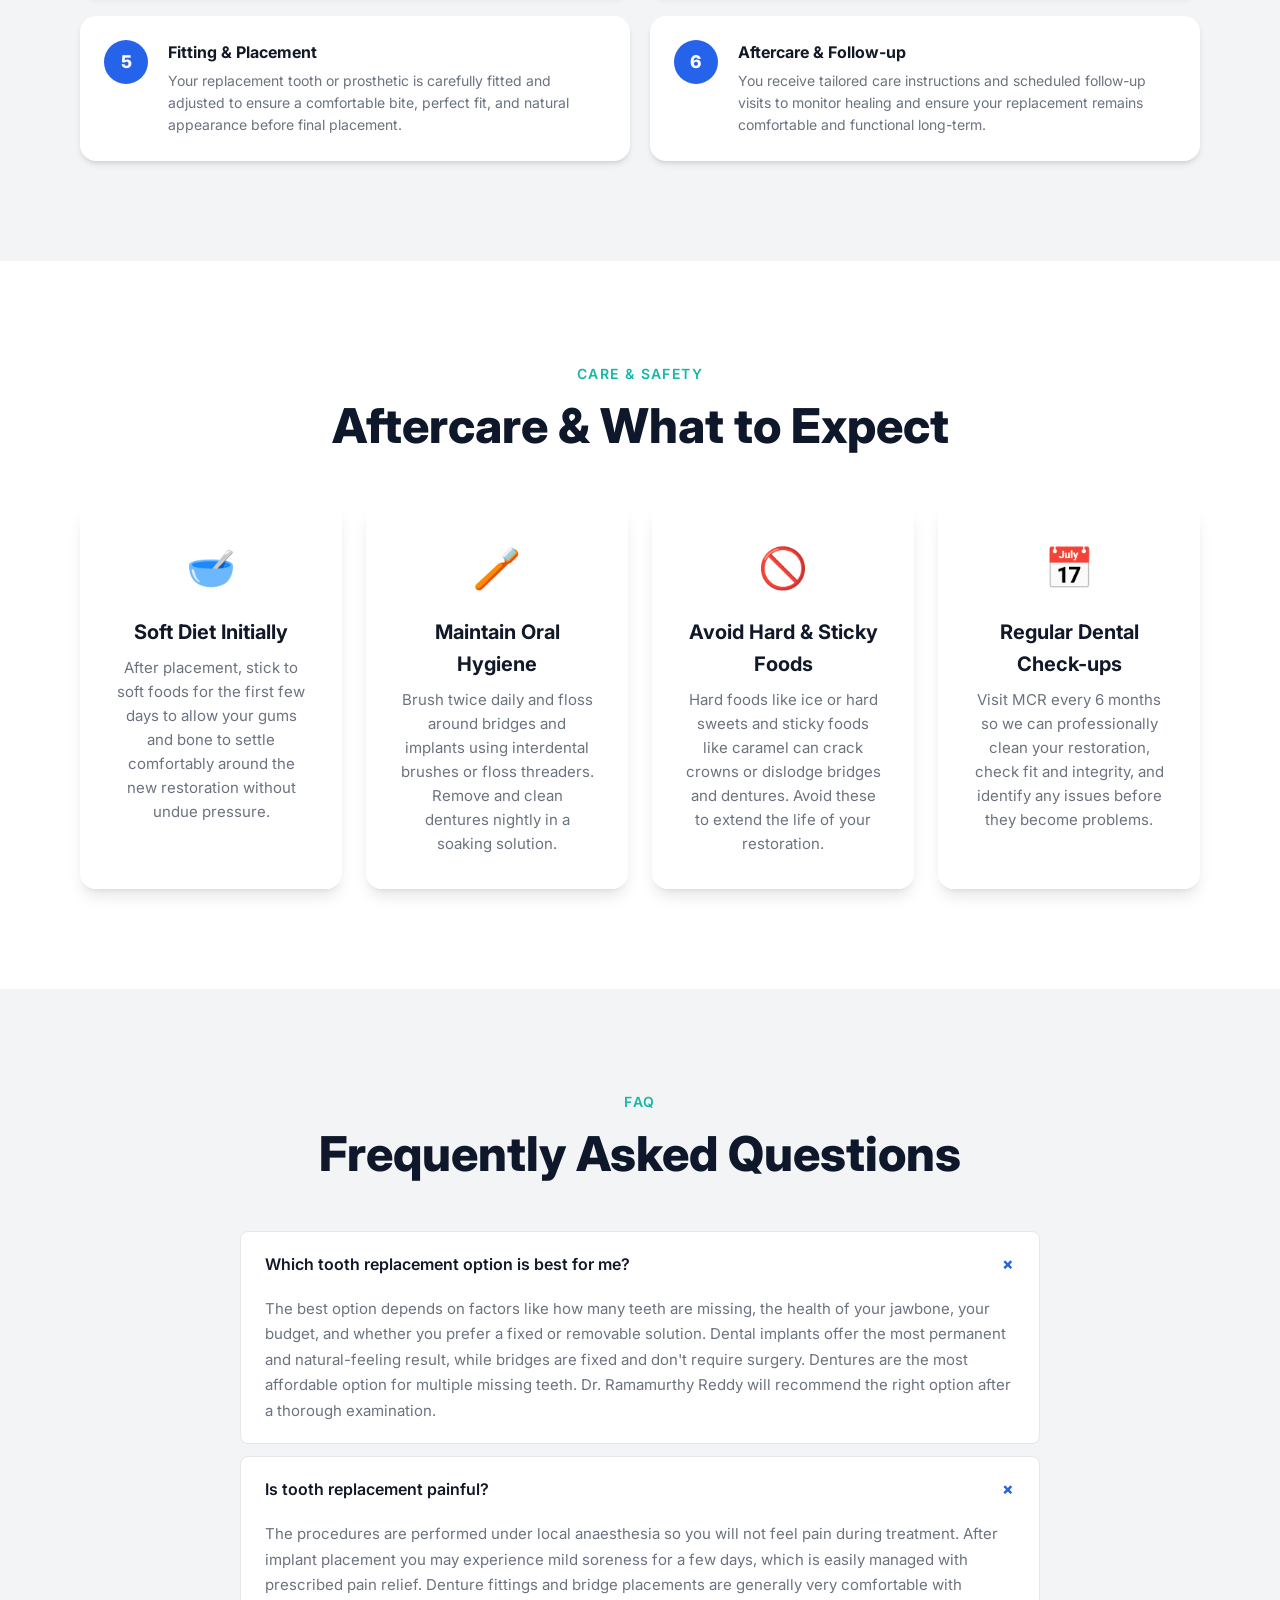
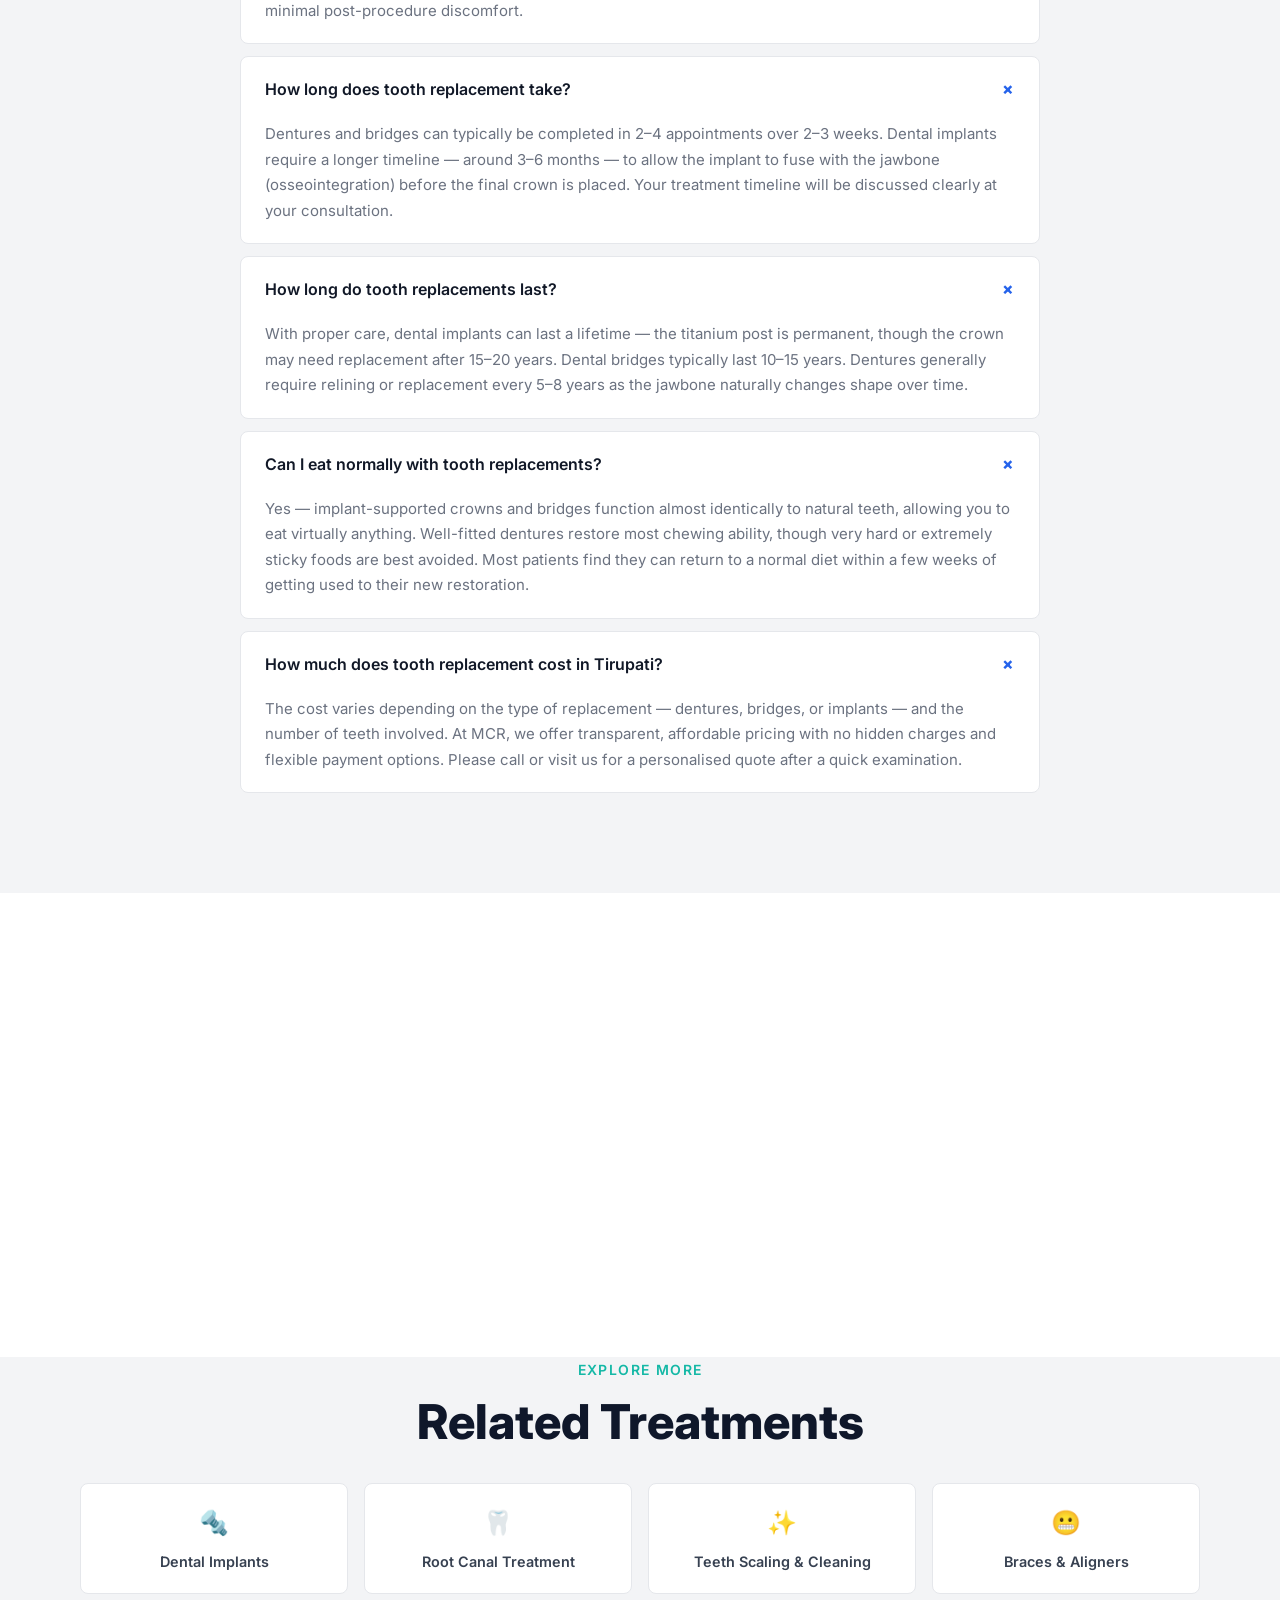
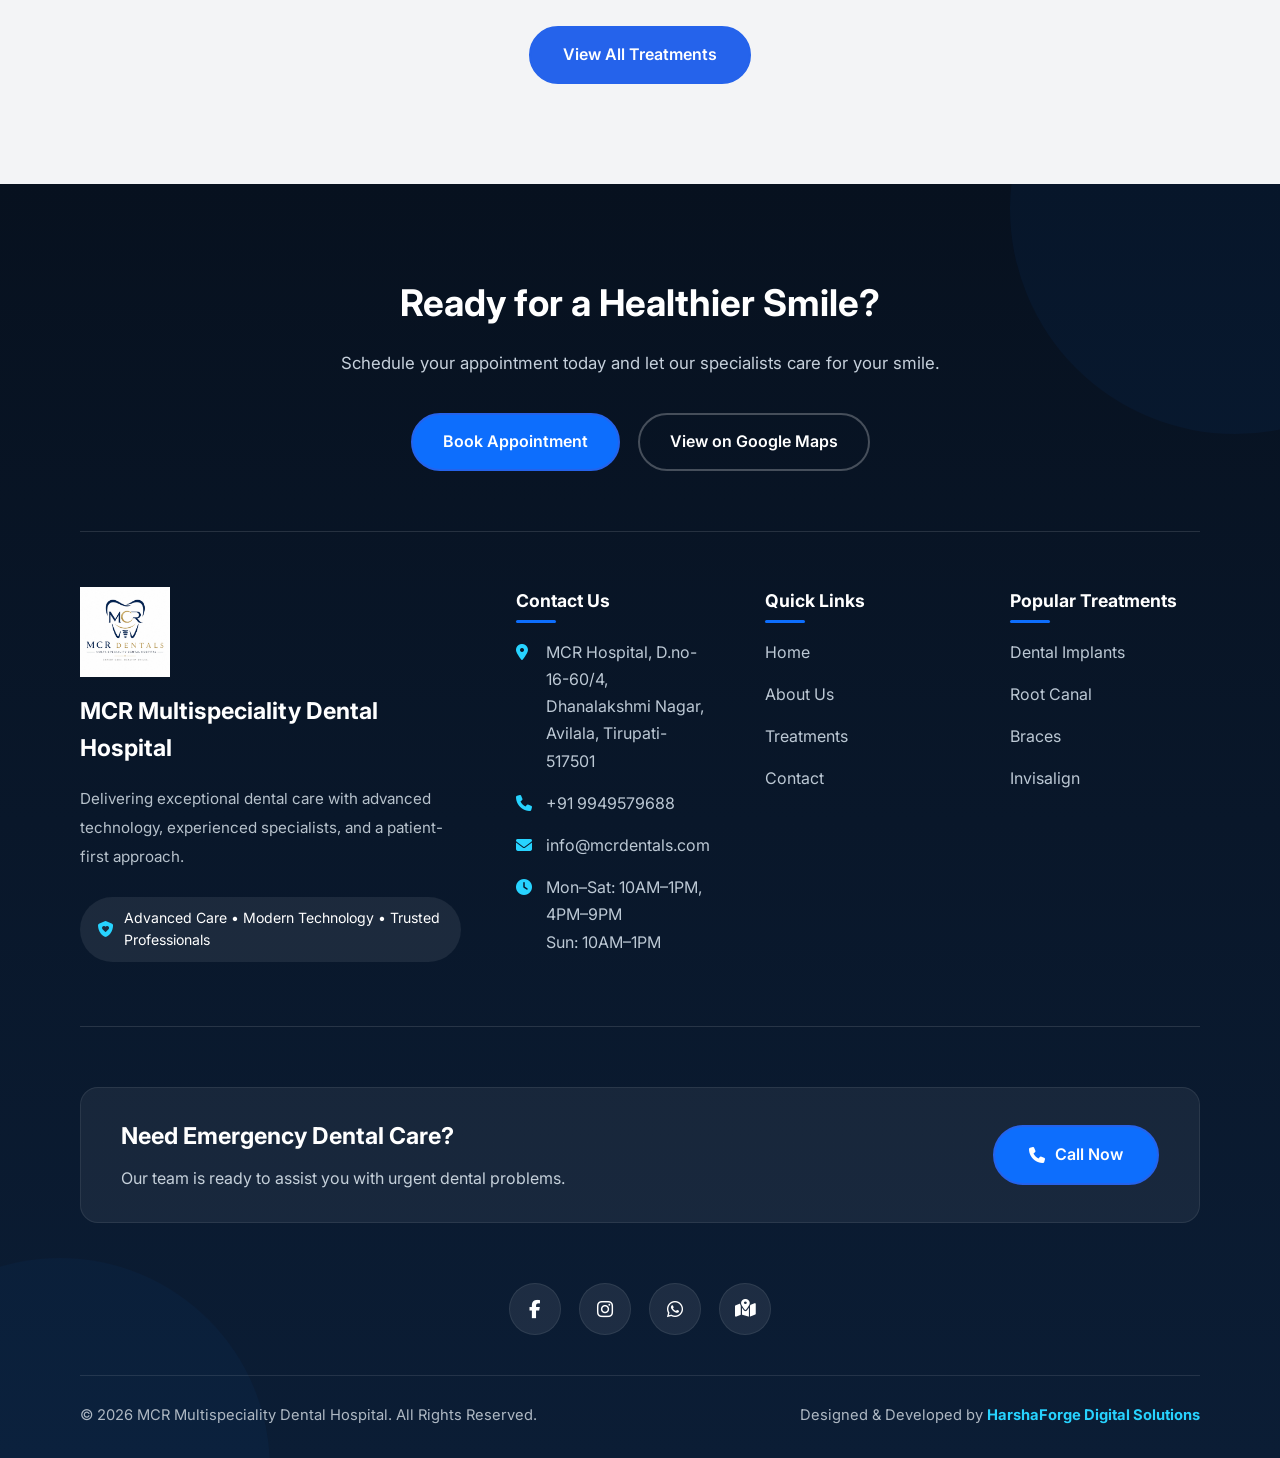
<file: tooth-replacement.html>
<!DOCTYPE html>
<html lang="en">
<head>
    <meta charset="UTF-8">
    <meta name="viewport" content="width=device-width, initial-scale=1.0">
    <title>Tooth Replacement in Tirupati | MCR Multispeciality Dental Hospital</title>
    <meta name="description" content="Get expert tooth replacement in Tirupati at MCR Multispeciality Dental Hospital. Dentures, bridges & implant-supported solutions by Dr. Ramamurthy Reddy. Restore your smile with affordable, natural-looking options.">
    <meta name="keywords" content="tooth replacement Tirupati, dentures Tirupati, dental bridge Tirupati, missing teeth Tirupati, implant-supported dentures Tirupati, MCR dental hospital">
    <meta name="robots" content="index, follow">
    <link rel="canonical" href="https://mcrdentalhospital.com/tooth-replacement.html">

    <!-- Open Graph -->
    <meta property="og:title" content="Tooth Replacement in Tirupati | MCR Multispeciality Dental Hospital">
    <meta property="og:description" content="Natural-looking tooth replacement solutions including dentures, bridges, and implant-supported restorations in Tirupati.">
    <meta property="og:type" content="website">
    <meta property="og:url" content="https://mcrdentalhospital.com/tooth-replacement.html">
    <meta property="og:image" content="https://mcrdentalhospital.com/tooth-replacement.webp">
    <meta property="og:locale" content="en_IN">

    <!-- Schema -->
    <script type="application/ld+json">
    {
        "@context": "https://schema.org",
        "@type": "MedicalProcedure",
        "name": "Tooth Replacement",
        "description": "Restoration of missing teeth using dentures, dental bridges, or implant-supported prosthetics to improve function, appearance, and oral health.",
        "procedureType": "Therapeutic",
        "followUp": "Regular dental check-ups every 6 months",
        "provider": {
            "@type": "Dentist",
            "name": "MCR Multispeciality Dental Hospital",
            "url": "https://mcrdentalhospital.com",
            "telephone": "+919949579688",
            "address": {
                "@type": "PostalAddress",
                "streetAddress": "D.no-16-60/4, Dhanalakshmi Nagar, Avilala",
                "addressLocality": "Tirupati",
                "addressRegion": "Andhra Pradesh",
                "postalCode": "517501",
                "addressCountry": "IN"
            }
        }
    }
    </script>

    <link rel="stylesheet" href="style.css">
    <link rel="preconnect" href="https://fonts.googleapis.com">
    <link rel="preconnect" href="https://fonts.gstatic.com" crossorigin>
    <link href="https://fonts.googleapis.com/css2?family=Inter:wght@300;400;500;600;700;800&display=swap" rel="stylesheet">
    <link rel="stylesheet" href="https://cdnjs.cloudflare.com/ajax/libs/font-awesome/6.7.2/css/all.min.css">
    <link rel="icon" type="image/png" href="/favicon-96x96.png" sizes="96x96">
    <link rel="shortcut icon" href="/favicon.ico">

    <style>
        /* ── Treatment page: process steps ── */
        .process-steps {
            display: grid;
            grid-template-columns: 1fr;
            gap: 20px;
            counter-reset: step;
        }
        .process-step {
            display: flex;
            gap: 20px;
            align-items: flex-start;
            background: var(--white);
            border-radius: var(--radius);
            padding: 24px;
            box-shadow: var(--shadow);
            transition: var(--transition);
        }
        .process-step:hover {
            transform: translateY(-3px);
            box-shadow: var(--shadow-lg);
        }
        .step-num {
            flex-shrink: 0;
            width: 44px;
            height: 44px;
            border-radius: 50%;
            background: var(--primary);
            color: var(--white);
            display: flex;
            align-items: center;
            justify-content: center;
            font-weight: 800;
            font-size: 1.1rem;
        }
        .step-body h4 {
            font-size: 1rem;
            font-weight: 700;
            color: var(--black);
            margin-bottom: 4px;
        }
        .step-body p {
            font-size: 0.875rem;
            color: var(--gray);
            line-height: 1.6;
            margin: 0;
        }

        /* ── Benefits grid ── */
        .benefits-grid {
            display: grid;
            grid-template-columns: 1fr;
            gap: 20px;
        }
        .benefit-item {
            display: flex;
            gap: 16px;
            align-items: flex-start;
            padding: 20px 24px;
            background: var(--white);
            border-radius: var(--radius-sm);
            box-shadow: var(--shadow);
            transition: var(--transition);
        }
        .benefit-item:hover {
            transform: translateY(-2px);
            box-shadow: var(--shadow-lg);
        }
        .benefit-icon {
            font-size: 1.75rem;
            flex-shrink: 0;
            line-height: 1;
        }
        .benefit-item h4 {
            font-size: 0.9375rem;
            font-weight: 700;
            color: var(--black);
            margin-bottom: 4px;
        }
        .benefit-item p {
            font-size: 0.85rem;
            color: var(--gray);
            line-height: 1.5;
            margin: 0;
        }

        /* ── Related treatments ── */
        .related-grid {
            display: grid;
            grid-template-columns: repeat(2, 1fr);
            gap: 16px;
        }
        .related-card {
            display: flex;
            flex-direction: column;
            align-items: center;
            justify-content: center;
            gap: 8px;
            padding: 20px 16px;
            background: var(--white);
            border: 1px solid var(--gray-border);
            border-radius: var(--radius-sm);
            text-align: center;
            font-weight: 600;
            font-size: 0.9rem;
            color: var(--gray-dark);
            transition: var(--transition);
            text-decoration: none;
        }
        .related-card:hover {
            border-color: var(--primary);
            color: var(--primary);
            transform: translateY(-2px);
            box-shadow: var(--shadow);
        }
        .related-card span.icon { font-size: 1.5rem; }

        /* ── Breadcrumb ── */
        .breadcrumb {
            background: var(--gray-light);
            padding: 12px 0;
            font-size: 0.85rem;
            color: var(--gray);
        }
        .breadcrumb a { color: var(--primary); }
        .breadcrumb a:hover { color: var(--accent); }

        /* ── Page hero ── */
        .tx-hero {
            background: linear-gradient(135deg, #F0F9FF 0%, #E0F2FE 50%, #F0F9FF 100%);
            padding: 50px 0 60px;
        }
        .tx-hero-inner {
            display: flex;
            flex-direction: column;
            gap: 32px;
            align-items: center;
        }
        .tx-hero-text { text-align: center; }
        .tx-hero-text h1 {
            font-size: 2.2rem;
            font-weight: 800;
            line-height: 1.15;
            margin-bottom: 14px;
            background: linear-gradient(135deg, var(--primary), var(--accent));
            -webkit-background-clip: text;
            -webkit-text-fill-color: transparent;
            background-clip: text;
        }
        .tx-hero-text p {
            font-size: 1.05rem;
            color: var(--gray);
            line-height: 1.65;
            margin-bottom: 24px;
            max-width: 560px;
        }
        .tx-hero-img {
            max-width: 460px;
            border-radius: var(--radius);
            overflow: hidden;
            box-shadow: var(--shadow-xl);
            flex:1;
            max-width:520px;
            display:flex;
            justify-content:center;
            align-items:center;
        }
        .tx-hero-img img {
            width:100%;
            height:auto;
            display:block;
            object-fit:contain;
        }

        /* ── CTA banner ── */
        .cta-banner {
            background: linear-gradient(135deg, var(--primary), var(--accent));
            border-radius: var(--radius);
            padding: 40px 32px;
            text-align: center;
            color: var(--white);
        }
        .cta-banner h2 {
            font-size: 1.6rem;
            font-weight: 800;
            margin-bottom: 10px;
        }
        .cta-banner p {
            font-size: 1rem;
            opacity: 0.9;
            margin-bottom: 24px;
        }
        .btn-white {
            background: var(--white);
            color: var(--primary);
            border-color: var(--white);
            font-weight: 700;
        }
        .btn-white:hover {
            background: var(--gray-light);
            transform: translateY(-2px);
        }

        /* ── Tablet ── */
        @media (min-width: 768px) {
            .tx-hero-inner { flex-direction: row; }
            .tx-hero-text { text-align: left; flex: 1; }
            .tx-hero-text p { max-width: 100%; }
            .tx-hero-img { max-width: 380px; flex-shrink: 0; }
            .tx-hero-img img { height: 300px; }
            .tx-hero-text h1 { font-size: 2.8rem; }
            .process-steps { grid-template-columns: repeat(2, 1fr); }
            .benefits-grid { grid-template-columns: repeat(2, 1fr); }
            .related-grid { grid-template-columns: repeat(4, 1fr); }
        }

        @media (min-width: 1024px) {
            .tx-hero-text h1 { font-size: 3.2rem; }
            .process-steps { grid-template-columns: repeat(2, 1fr); }
            .benefits-grid { grid-template-columns: repeat(3, 1fr); }
        }
    </style>
</head>
<body>

    <!-- HEADER -->
    <header id="main-header" class="header">
        <div class="header-container">
            <a href="index.html" class="header-logo-link">
                <img src="MCRlogo - Copy.jpeg" alt="MCR Dentals" class="header-logo">
            </a>
            <h1 class="header-title">MCR Multispeciality Dental Hospital</h1>
            <button id="menu-btn" class="menu-btn" aria-label="Open Menu">
                <span class="menu-bar"></span>
                <span class="menu-bar"></span>
                <span class="menu-bar"></span>
            </button>
        </div>
        <nav id="mobile-menu" class="mobile-menu">
            <a href="index.html" class="menu-link">Home</a>
            <a href="index.html#about" class="menu-link">About</a>
            <a href="index.html#treatments" class="menu-link">Treatments</a>
            <a href="index.html#contact" class="menu-link">Contact</a>
        </nav>
    </header>

    <!-- BREADCRUMB -->
    <div class="breadcrumb">
        <div class="container">
            <a href="index.html">Home</a> &rsaquo;
            <a href="index.html#treatments">Treatments</a> &rsaquo;
            Tooth Replacement
        </div>
    </div>

    <!-- PAGE HERO -->
    <section class="tx-hero">
        <div class="container tx-hero-inner">
            <div class="tx-hero-text">
                <span class="section-tag">Restore Your Smile</span>
                <h1>Tooth Replacement in Tirupati</h1>
                <p>Regain your confidence, speech, and ability to eat comfortably with natural-looking tooth replacement solutions — from dentures and bridges to implant-supported restorations.</p>
                <div style="display:flex;flex-wrap:wrap;gap:12px;">
                    <a href="index.html#contact" class="btn btn-primary">Book Free Consultation</a>
                    <a href="tel:+919949579688" class="btn" style="border:2px solid var(--primary);color:var(--primary);">Call Now</a>
                </div>
            </div>
            <div class="tx-hero-img">
                <img src="replacement.jpeg" alt="Tooth Replacement at MCR Hospital Tirupati" loading="eager">
            </div>
        </div>
    </section>

    <!-- WHAT IS TOOTH REPLACEMENT -->
    <section class="about section-pad">
        <div class="container">
            <div class="section-header">
                <span class="section-tag">Overview</span>
                <h2 class="section-title">What Is Tooth Replacement?</h2>
            </div>
            <div class="about-grid">
                <div class="about-card card-glass">
                    <div class="card-icon">🦷</div>
                    <h3>Dentures</h3>
                    <p>Removable prosthetic teeth designed to replace multiple or all missing teeth. Modern dentures are lightweight, natural-looking, and custom-fitted for comfort and a secure bite.</p>
                </div>
                <div class="about-card card-glass reveal">
                    <div class="card-icon">🌉</div>
                    <h3>Dental Bridges</h3>
                    <p>A fixed restoration that fills the gap left by one or more missing teeth by anchoring an artificial tooth to the healthy teeth on either side, restoring function and appearance.</p>
                </div>
                <div class="about-card card-glass reveal">
                    <div class="card-icon">🔩</div>
                    <h3>Implant-Supported Restorations</h3>
                    <p>Titanium implants are placed into the jawbone to act as artificial roots, supporting crowns, bridges, or dentures for the most stable and long-lasting tooth replacement available.</p>
                </div>
                <div class="about-card card-glass reveal">
                    <div class="card-icon">✨</div>
                    <h3>Partial Dentures</h3>
                    <p>When only some teeth are missing, a partial denture fills in the gaps while clasping onto remaining natural teeth — a cost-effective and removable solution.</p>
                </div>
            </div>
        </div>
    </section>

    <!-- WHO NEEDS TOOTH REPLACEMENT -->
    <section class="section-pad" style="background:var(--gray-light);">
        <div class="container">
            <div class="section-header">
                <span class="section-tag">Candidacy</span>
                <h2 class="section-title">Who Needs Tooth Replacement?</h2>
            </div>
            <div class="benefits-grid">
                <div class="benefit-item">
                    <span class="benefit-icon">🦷</span>
                    <div>
                        <h4>Missing One or More Teeth</h4>
                        <p>Whether you have lost a tooth due to decay, trauma, or extraction, replacement prevents neighbouring teeth from drifting and the jawbone from shrinking.</p>
                    </div>
                </div>
                <div class="benefit-item">
                    <span class="benefit-icon">😔</span>
                    <div>
                        <h4>Low Confidence in Your Smile</h4>
                        <p>Gaps in your smile can affect self-esteem in social and professional situations. Tooth replacement restores a full, natural-looking smile.</p>
                    </div>
                </div>
                <div class="benefit-item">
                    <span class="benefit-icon">🍽️</span>
                    <div>
                        <h4>Difficulty Eating</h4>
                        <p>Missing teeth make it hard to chew properly, limiting your diet and affecting nutrition. Replacement restores full chewing function and comfort.</p>
                    </div>
                </div>
                <div class="benefit-item">
                    <span class="benefit-icon">🗣️</span>
                    <div>
                        <h4>Speech Difficulties</h4>
                        <p>Gaps caused by missing front teeth can cause lisping or slurring. Properly fitted replacements restore clear, confident speech.</p>
                    </div>
                </div>
                <div class="benefit-item">
                    <span class="benefit-icon">🦴</span>
                    <div>
                        <h4>Bone Loss Prevention</h4>
                        <p>The jawbone needs tooth roots for stimulation. Implant-supported replacements prevent bone resorption that causes facial sagging over time.</p>
                    </div>
                </div>
                <div class="benefit-item">
                    <span class="benefit-icon">⚠️</span>
                    <div>
                        <h4>Shifting of Remaining Teeth</h4>
                        <p>A gap from a missing tooth causes neighbouring and opposing teeth to drift or over-erupt. Replacement keeps your remaining teeth properly aligned.</p>
                    </div>
                </div>
            </div>
        </div>
    </section>

    <!-- BENEFITS -->
    <section class="treatments section-pad">
        <div class="container">
            <div class="section-header">
                <span class="section-tag">Why Choose Us</span>
                <h2 class="section-title">Benefits of Tooth Replacement at MCR</h2>
            </div>
            <div class="benefits-grid">
                <div class="benefit-item">
                    <span class="benefit-icon">😁</span>
                    <div>
                        <h4>Natural-Looking Results</h4>
                        <p>Our prosthetics are custom-crafted in shade and shape to blend seamlessly with your remaining teeth, so no one will know the difference.</p>
                    </div>
                </div>
                <div class="benefit-item">
                    <span class="benefit-icon">💪</span>
                    <div>
                        <h4>Restored Chewing Strength</h4>
                        <p>Implant-supported replacements restore up to 90% of natural bite force, letting you eat the foods you love without restriction.</p>
                    </div>
                </div>
                <div class="benefit-item">
                    <span class="benefit-icon">🦴</span>
                    <div>
                        <h4>Prevents Bone & Facial Changes</h4>
                        <p>Implants stimulate the jawbone just like natural roots, preventing the bone loss and facial sagging that follows untreated tooth loss.</p>
                    </div>
                </div>
                <div class="benefit-item">
                    <span class="benefit-icon">⏳</span>
                    <div>
                        <h4>Long-Lasting Solutions</h4>
                        <p>With proper care, dental implants can last a lifetime. Bridges and high-quality dentures offer many years of reliable function.</p>
                    </div>
                </div>
                <div class="benefit-item">
                    <span class="benefit-icon">🛡️</span>
                    <div>
                        <h4>Protects Remaining Teeth</h4>
                        <p>Bridges and implants prevent neighbouring teeth from drifting into the gap, maintaining proper alignment and protecting overall oral health.</p>
                    </div>
                </div>
                <div class="benefit-item">
                    <span class="benefit-icon">❤️</span>
                    <div>
                        <h4>Improved Quality of Life</h4>
                        <p>From eating and speaking to smiling freely — tooth replacement has a profound positive impact on your daily confidence and wellbeing.</p>
                    </div>
                </div>
            </div>
        </div>
    </section>

    <!-- TREATMENT PROCESS -->
    <section class="section-pad" style="background:var(--gray-light);">
        <div class="container">
            <div class="section-header">
                <span class="section-tag">Step by Step</span>
                <h2 class="section-title">The Tooth Replacement Process at MCR</h2>
            </div>
            <div class="process-steps">
                <div class="process-step">
                    <div class="step-num">1</div>
                    <div class="step-body">
                        <h4>Comprehensive Examination</h4>
                        <p>Dr. Ramamurthy Reddy evaluates your teeth, gums, and jawbone health using X-rays and clinical examination to determine the most suitable replacement option for you.</p>
                    </div>
                </div>
                <div class="process-step">
                    <div class="step-num">2</div>
                    <div class="step-body">
                        <h4>Treatment Planning</h4>
                        <p>A personalised treatment plan is created based on the number of missing teeth, bone density, budget, and your preference for fixed or removable solutions.</p>
                    </div>
                </div>
                <div class="process-step">
                    <div class="step-num">3</div>
                    <div class="step-body">
                        <h4>Preparation (If Required)</h4>
                        <p>For bridges, adjacent teeth are gently prepared. For implants, the titanium post is placed into the jawbone under local anaesthesia in a minor surgical procedure.</p>
                    </div>
                </div>
                <div class="process-step">
                    <div class="step-num">4</div>
                    <div class="step-body">
                        <h4>Impressions & Custom Fabrication</h4>
                        <p>Precise impressions of your mouth are taken and sent to our dental lab, where your crowns, bridge, or denture are custom-crafted to match your natural teeth.</p>
                    </div>
                </div>
                <div class="process-step">
                    <div class="step-num">5</div>
                    <div class="step-body">
                        <h4>Fitting & Placement</h4>
                        <p>Your replacement tooth or prosthetic is carefully fitted and adjusted to ensure a comfortable bite, perfect fit, and natural appearance before final placement.</p>
                    </div>
                </div>
                <div class="process-step">
                    <div class="step-num">6</div>
                    <div class="step-body">
                        <h4>Aftercare & Follow-up</h4>
                        <p>You receive tailored care instructions and scheduled follow-up visits to monitor healing and ensure your replacement remains comfortable and functional long-term.</p>
                    </div>
                </div>
            </div>
        </div>
    </section>

    <!-- AFTERCARE -->
    <section class="about section-pad">
        <div class="container">
            <div class="section-header">
                <span class="section-tag">Care & Safety</span>
                <h2 class="section-title">Aftercare & What to Expect</h2>
            </div>
            <div class="about-grid">
                <div class="about-card card-glass">
                    <div class="card-icon">🥣</div>
                    <h3>Soft Diet Initially</h3>
                    <p>After placement, stick to soft foods for the first few days to allow your gums and bone to settle comfortably around the new restoration without undue pressure.</p>
                </div>
                <div class="about-card card-glass">
                    <div class="card-icon">🪥</div>
                    <h3>Maintain Oral Hygiene</h3>
                    <p>Brush twice daily and floss around bridges and implants using interdental brushes or floss threaders. Remove and clean dentures nightly in a soaking solution.</p>
                </div>
                <div class="about-card card-glass">
                    <div class="card-icon">🚫</div>
                    <h3>Avoid Hard & Sticky Foods</h3>
                    <p>Hard foods like ice or hard sweets and sticky foods like caramel can crack crowns or dislodge bridges and dentures. Avoid these to extend the life of your restoration.</p>
                </div>
                <div class="about-card card-glass">
                    <div class="card-icon">📅</div>
                    <h3>Regular Dental Check-ups</h3>
                    <p>Visit MCR every 6 months so we can professionally clean your restoration, check fit and integrity, and identify any issues before they become problems.</p>
                </div>
            </div>
        </div>
    </section>

    <!-- FAQ -->
    <section class="faq section-pad" style="background:var(--gray-light);">
        <div class="container">
            <div class="section-header">
                <span class="section-tag">FAQ</span>
                <h2 class="section-title">Frequently Asked Questions</h2>
            </div>
            <div class="faq-list">
                <div class="faq-item reveal">
                    <button class="faq-question">
                        <span>Which tooth replacement option is best for me?</span>
                        <span class="faq-icon">+</span>
                    </button>
                    <div class="faq-answer">
                        <p>The best option depends on factors like how many teeth are missing, the health of your jawbone, your budget, and whether you prefer a fixed or removable solution. Dental implants offer the most permanent and natural-feeling result, while bridges are fixed and don't require surgery. Dentures are the most affordable option for multiple missing teeth. Dr. Ramamurthy Reddy will recommend the right option after a thorough examination.</p>
                    </div>
                </div>
                <div class="faq-item reveal">
                    <button class="faq-question">
                        <span>Is tooth replacement painful?</span>
                        <span class="faq-icon">+</span>
                    </button>
                    <div class="faq-answer">
                        <p>The procedures are performed under local anaesthesia so you will not feel pain during treatment. After implant placement you may experience mild soreness for a few days, which is easily managed with prescribed pain relief. Denture fittings and bridge placements are generally very comfortable with minimal post-procedure discomfort.</p>
                    </div>
                </div>
                <div class="faq-item reveal">
                    <button class="faq-question">
                        <span>How long does tooth replacement take?</span>
                        <span class="faq-icon">+</span>
                    </button>
                    <div class="faq-answer">
                        <p>Dentures and bridges can typically be completed in 2–4 appointments over 2–3 weeks. Dental implants require a longer timeline — around 3–6 months — to allow the implant to fuse with the jawbone (osseointegration) before the final crown is placed. Your treatment timeline will be discussed clearly at your consultation.</p>
                    </div>
                </div>
                <div class="faq-item reveal">
                    <button class="faq-question">
                        <span>How long do tooth replacements last?</span>
                        <span class="faq-icon">+</span>
                    </button>
                    <div class="faq-answer">
                        <p>With proper care, dental implants can last a lifetime — the titanium post is permanent, though the crown may need replacement after 15–20 years. Dental bridges typically last 10–15 years. Dentures generally require relining or replacement every 5–8 years as the jawbone naturally changes shape over time.</p>
                    </div>
                </div>
                <div class="faq-item reveal">
                    <button class="faq-question">
                        <span>Can I eat normally with tooth replacements?</span>
                        <span class="faq-icon">+</span>
                    </button>
                    <div class="faq-answer">
                        <p>Yes — implant-supported crowns and bridges function almost identically to natural teeth, allowing you to eat virtually anything. Well-fitted dentures restore most chewing ability, though very hard or extremely sticky foods are best avoided. Most patients find they can return to a normal diet within a few weeks of getting used to their new restoration.</p>
                    </div>
                </div>
                <div class="faq-item reveal">
                    <button class="faq-question">
                        <span>How much does tooth replacement cost in Tirupati?</span>
                        <span class="faq-icon">+</span>
                    </button>
                    <div class="faq-answer">
                        <p>The cost varies depending on the type of replacement — dentures, bridges, or implants — and the number of teeth involved. At MCR, we offer transparent, affordable pricing with no hidden charges and flexible payment options. Please call or visit us for a personalised quote after a quick examination.</p>
                    </div>
                </div>
            </div>
        </div>
    </section>

    <!-- BOOK APPOINTMENT CTA -->
    <section class="section-pad">
        <div class="container">
            <div class="cta-banner reveal">
                <h2>Ready to Restore Your Complete Smile?</h2>
                <p>Book a consultation with Dr. Ramamurthy Reddy — Tirupati's trusted dental specialist with 15+ years of experience in tooth replacement solutions.</p>
                <div style="display:flex;gap:16px;justify-content:center;flex-wrap:wrap;">
                    <a href="index.html#contact" class="btn btn-white">Book Appointment</a>
                    <a href="tel:+919949579688" class="btn" style="background:transparent;border:2px solid rgba(255,255,255,0.6);color:#fff;">📞 Call Us Now</a>
                </div>
            </div>
        </div>
    </section>

    <!-- RELATED TREATMENTS -->
    <section class="faq section-pad" style="background:var(--gray-light);padding-top:0;">
        <div class="container">
            <div class="section-header" style="margin-bottom:32px;">
                <span class="section-tag">Explore More</span>
                <h2 class="section-title">Related Treatments</h2>
            </div>
            <div class="related-grid">
                <a href="dental-implants.html" class="related-card">
                    <span class="icon">🔩</span>
                    Dental Implants
                </a>
                <a href="root-canal (4).html" class="related-card">
                    <span class="icon">🦷</span>
                    Root Canal Treatment
                </a>
                <a href="scaling.html" class="related-card">
                    <span class="icon">✨</span>
                    Teeth Scaling & Cleaning
                </a>
                <a href="braces.html" class="related-card">
                    <span class="icon">😬</span>
                    Braces & Aligners
                </a>
            </div>
            <div style="text-align:center;margin-top:32px;">
                <a href="index.html#treatments" class="btn btn-primary">View All Treatments</a>
            </div>
        </div>
    </section>

    <!-- FOOTER -->
    <footer id="footer" class="footer">
        <div class="container">
            <div class="footer-cta">
                <h2>Ready for a Healthier Smile?</h2>
                <p>Schedule your appointment today and let our specialists care for your smile.</p>
                <div class="footer-cta-buttons">
                    <a href="index.html#contact" class="btn btn-primary">Book Appointment</a>
                    <a href="https://maps.google.com/?q=MCR+Hospital+Tirupati" target="_blank" class="btn btn-secondary">View on Google Maps</a>
                </div>
            </div>
            <hr class="footer-divider">
            <div class="footer-grid">
                <div class="footer-brand">
                    <img src="MCRlogo - Copy.jpeg" alt="MCR Multispeciality Dental Hospital" class="footer-logo">
                    <h3>MCR Multispeciality Dental Hospital</h3>
                    <p>Delivering exceptional dental care with advanced technology, experienced specialists, and a patient-first approach.</p>
                    <div class="footer-badge">
                        <i class="fas fa-shield-heart"></i>
                        <span>Advanced Care • Modern Technology • Trusted Professionals</span>
                    </div>
                </div>
                <div class="footer-column">
                    <h4>Contact Us</h4>
                    <ul>
                        <li><i class="fas fa-map-marker-alt"></i>MCR Hospital, D.no-16-60/4, Dhanalakshmi Nagar, Avilala, Tirupati- 517501</li>
                        <li><i class="fas fa-phone"></i><a href="tel:+919949579688">+91 9949579688</a></li>
                        <li><i class="fas fa-envelope"></i><a href="mailto:info@mcrdentals.com">info@mcrdentals.com</a></li>
                        <li><i class="fas fa-clock"></i>Mon–Sat: 10AM–1PM, 4PM–9PM<br>Sun: 10AM–1PM</li>
                    </ul>
                </div>
                <div class="footer-column">
                    <h4>Quick Links</h4>
                    <ul>
                        <li><a href="index.html">Home</a></li>
                        <li><a href="index.html#about">About Us</a></li>
                        <li><a href="index.html#treatments">Treatments</a></li>
                        <li><a href="index.html#contact">Contact</a></li>
                    </ul>
                </div>
                <div class="footer-column">
                    <h4>Popular Treatments</h4>
                    <ul>
                        <li><a href="dental-implants.html">Dental Implants</a></li>
                        <li><a href="root-canal.html">Root Canal</a></li>
                        <li><a href="braces.html">Braces</a></li>
                        <li><a href="invisalign.html">Invisalign</a></li>
                    </ul>
                </div>
            </div>
            <hr class="footer-divider">
            <div class="footer-emergency">
                <div>
                    <h4>Need Emergency Dental Care?</h4>
                    <p>Our team is ready to assist you with urgent dental problems.</p>
                </div>
                <a href="tel:+919949579688" class="btn btn-primary"><i class="fas fa-phone"></i>Call Now</a>
            </div>
            <div class="footer-social">
                <a href="#" aria-label="Facebook"><i class="fab fa-facebook-f"></i></a>
                <a href="#" aria-label="Instagram"><i class="fab fa-instagram"></i></a>
                <a href="#" aria-label="WhatsApp"><i class="fab fa-whatsapp"></i></a>
                <a href="#" aria-label="Google Maps"><i class="fas fa-map-marked-alt"></i></a>
            </div>
            <div class="footer-bottom">
                <div class="footer-copy"><p>© 2026 MCR Multispeciality Dental Hospital. All Rights Reserved.</p></div>
                <div class="footer-credit"><p>Designed & Developed by <a href="https://wa.link/bxk8qe"><strong>HarshaForge Digital Solutions</strong></a></p></div>
            </div>
        </div>
    </footer>

    <!-- FLOATING BUTTONS -->
    <a href="https://wa.link/kc9k2c" target="_blank" class="float-btn float-whatsapp" aria-label="WhatsApp">
        <svg viewBox="0 0 24 24" fill="white" width="28" height="28"><path d="M17.472 14.382c-.297-.149-1.758-.867-2.03-.967-.273-.099-.471-.148-.67.15-.197.297-.767.966-.94 1.164-.173.199-.347.223-.644.075-.297-.15-1.255-.463-2.39-1.475-.883-.788-1.48-1.761-1.653-2.059-.173-.297-.018-.458.13-.606.134-.133.298-.347.446-.52.149-.174.198-.298.298-.497.099-.198.05-.371-.025-.52-.075-.149-.669-1.612-.916-2.207-.242-.579-.487-.5-.669-.51-.173-.008-.371-.01-.57-.01-.198 0-.52.074-.792.372-.272.297-1.04 1.016-1.04 2.479 0 1.462 1.065 2.875 1.213 3.074.149.198 2.096 3.2 5.077 4.487.709.306 1.262.489 1.694.625.712.227 1.36.195 1.871.118.571-.085 1.758-.719 2.006-1.413.248-.694.248-1.289.173-1.413-.074-.124-.272-.198-.57-.347m-5.421-7.153c-.198-.099-.446-.099-.644.05-.198.149-.297.347-.297.545 0 .198.099.396.248.545.149.149.347.248.545.248.198 0 .396-.099.545-.248.149-.149.248-.347.248-.545 0-.198-.099-.396-.248-.545-.149-.099-.347-.198-.397-.198m-2.876 0c-.198-.099-.446-.099-.644.05-.198.149-.297.347-.297.545 0 .198.099.396.248.545.149.149.347.248.545.248.198 0 .396-.099.545-.248.149-.149.248-.347.248-.545 0-.198-.099-.396-.248-.545-.149-.099-.347-.198-.397-.198"/></svg>
    </a>
    <a href="tel:+919949579688" class="float-btn float-call" aria-label="Call">
        <svg viewBox="0 0 24 24" fill="white" width="24" height="24"><path d="M6.62 10.79c1.44 2.83 3.76 5.14 6.59 6.59l2.2-2.2c.27-.27.67-.36 1.02-.24 1.12.37 2.33.57 3.57.57.55 0 1 .45 1 1V20c0 .55-.45 1-1 1-9.39 0-17-7.61-17-17 0-.55.45-1 1-1h3.5c.55 0 1 .45 1 1 0 1.25.2 2.45.57 3.57.11.35.03.74-.25 1.02l-2.2 2.2z"/></svg>
    </a>

    <script src="script.js"></script>
</body>
</html>
</file>
<file: style.css>
/* ============================================
   MCR MULTISPECIALITY DENTAL HOSPITAL
   STYLESHEET - Premium Dental Website
   ============================================ */

/* CSS Variables */
:root {
    --primary: #2563EB;
    --accent: #14B8A6;
    --white: #FFFFFF;
    --black: #111827;
    --gray-dark: #374151;
    --gray: #6B7280;
    --gray-light: #F3F4F6;
    --gray-border: #E5E7EB;
    --shadow: 0 4px 6px -1px rgba(0,0,0,0.1), 0 2px 4px -2px rgba(0,0,0,0.1);
    --shadow-lg: 0 10px 15px -3px rgba(0,0,0,0.1), 0 4px 6px -4px rgba(0,0,0,0.1);
    --shadow-xl: 0 20px 25px -5px rgba(0,0,0,0.1), 0 8px 10px -6px rgba(0,0,0,0.1);
    --radius: 16px;
    --radius-sm: 8px;
    --transition: all 0.3s cubic-bezier(0.4, 0, 0.2, 1);
}

/* Reset & Base */
*, *::before, *::after {
    margin: 0;
    padding: 0;
    box-sizing: border-box;
}

html {
    scroll-behavior: smooth;
    font-size: 16px;
}

html, body {
    overflow-x: hidden;
}

body {
    font-family: 'Inter', -apple-system, BlinkMacSystemFont, 'Segoe UI', sans-serif;
    color: var(--black);
    background: var(--white);
    line-height: 1.6;
    -webkit-font-smoothing: antialiased;
}

a {
    text-decoration: none;
    color: inherit;
}

img {
    display: block;
    max-width: 100%;
    height: auto;
}

button {
    border: none;
    background: none;
    cursor: pointer;
    font-family: inherit;
    appearance: none;
}

/* ============================================
   REUSABLE CLASSES
   ============================================ */

.container {
    width: 100%;
    max-width: 1200px;
    margin: 0 auto;
    padding: 0 20px;
}

.section-pad {
    padding: 80px 0;
}

.section-header {
    text-align: center;
    margin-bottom: 48px;
}

.section-tag {
    display: inline-block;
    color: var(--accent);
    font-weight: 600;
    font-size: 0.875rem;
    text-transform: uppercase;
    letter-spacing: 0.1em;
    margin-bottom: 12px;
}

.section-title {
    font-size: 2rem;
    font-weight: 800;
    color: var(--black);
    line-height: 1.2;
}

/* Cards */
.card-glass {
    background: rgba(255,255,255,0.9);
    -webkit-backdrop-filter: blur(10px);
    backdrop-filter: blur(10px);
    border: 1px solid rgba(255,255,255,0.5);
    border-radius: var(--radius);
    padding: 32px;
    box-shadow: var(--shadow-lg);
    transition: var(--transition);
}

.card-glass:hover {
    transform: translateY(-4px);
    box-shadow: var(--shadow-xl);
}

.card-premium {
    background: var(--white);
    border-radius: var(--radius);
    padding: 32px;
    box-shadow: var(--shadow-lg);
    transition: var(--transition);
}

.card-premium:hover {
    transform: translateY(-4px);
    box-shadow: var(--shadow-xl);
}

/* Buttons */
.btn {
    display: inline-flex;
    align-items: center;
    justify-content: center;
    gap: 8px;
    padding: 14px 32px;
    border-radius: 50px;
    font-weight: 600;
    font-size: 1rem;
    transition: var(--transition);
    cursor: pointer;
    border: 2px solid transparent;
}

.btn-primary {
    background: var(--primary);
    color: var(--white);
    border-color: var(--primary);
}

.btn-primary:hover {
    background: var(--accent);
    border-color: var(--accent);
    transform: translateY(-2px);
    box-shadow: 0 10px 20px rgba(20,184,166,0.3);
}

.btn-small {
    padding: 10px 24px;
    font-size: 0.875rem;
    align-items: center;
}

.btn-full {
    width: 100%;
}

/* Forms */
.form-group {
    margin-bottom: 20px;
}

.form-label {
    display: block;
    font-weight: 600;
    font-size: 0.875rem;
    color: var(--gray-dark);
    margin-bottom: 6px;
}

.form-input {
    width: 100%;
    padding: 14px 16px;
    border: 2px solid var(--gray-border);
    border-radius: var(--radius-sm);
    font-size: 1rem;
    transition: var(--transition);
    background: var(--white);
}

.form-input:focus {
    outline: none;
    border-color: var(--primary);
    box-shadow: 0 0 0 3px rgba(37,99,235,0.1);
}

.form-error {
    display: none;
    color: #EF4444;
    font-size: 0.75rem;
    margin-top: 4px;
}

.form-error.show {
    display: block;
}

/* ============================================
   SPLASH SCREEN
   ============================================ */

.splash-screen {
    position: fixed;
    inset: 0;
    z-index: 9999;
    background: var(--white);
    display: flex;
    align-items: center;
    justify-content: center;
    animation: splashFade 1.5s ease forwards;
    animation-delay: 1s;
}

.splash-content {
    animation: splashIn 0.8s ease;
}

.splash-logo {
    width: 200px;
    height: auto;
    object-fit: contain;
}

@keyframes splashIn {
    from { opacity: 0; transform: scale(0.8); }
    to   { opacity: 1; transform: scale(1); }
}

@keyframes splashFade {
    0%   { opacity: 1; visibility: visible; }
    100% { opacity: 0; visibility: hidden; }
}

/* ============================================
   HEADER
   ============================================ */

.header {
    position: sticky;
    top: 0;
    z-index: 1000;
    background: rgba(255,255,255,0.95);
    backdrop-filter: blur(12px);
    border-bottom: 1px solid var(--gray-border);
    transition: var(--transition);
}

.header-container {
    display: flex;
    align-items: center;
    justify-content: space-between;
    padding: 12px 20px;
    max-width: 1200px;
    margin: 0 auto;
}

.header-logo-link {
    flex-shrink: 0;
}

.header-logo {
    height: 60px;
    width: auto;
    object-fit: contain;
}

.header-title {
    font-size: 1rem;
    font-weight: 700;
    color: #163A70;
    text-align: center;
    flex: 1;
    padding: 0 12px;
    line-height: 1.3;
}

/* Hamburger */
.menu-btn {
    width: 40px;
    height: 40px;
    display: flex;
    flex-direction: column;
    justify-content: center;
    align-items: center;
    gap: 5px;
    padding: 8px;
    border-radius: var(--radius-sm);
    transition: var(--transition);
}

.menu-btn:hover {
    background: var(--gray-light);
}

.menu-btn.active .menu-bar:nth-child(1) {
    transform: rotate(45deg) translate(5px, 5px);
}

.menu-btn.active .menu-bar:nth-child(2) {
    opacity: 0;
}

.menu-btn.active .menu-bar:nth-child(3) {
    transform: rotate(-45deg) translate(5px, -5px);
}

.menu-bar {
    display: block;
    width: 24px;
    height: 2px;
    background: var(--black);
    border-radius: 2px;
    transition: var(--transition);
}

/* Mobile Menu */
.mobile-menu {
    max-height: 0;
    overflow: hidden;
    transition: max-height 0.4s ease;
    background: var(--white);
}

.mobile-menu.open {
    max-height: 300px;
    border-top: 1px solid var(--gray-border);
}

.menu-link {
    display: block;
    padding: 16px 20px;
    font-weight: 600;
    color: var(--gray-dark);
    transition: var(--transition);
    border-bottom: 1px solid var(--gray-light);
}

.menu-link:hover {
    color: var(--accent);
    background: var(--gray-light);
    padding-left: 28px;
}

/* ============================================
   HERO SECTION
   ============================================ */

.hero {
    background: linear-gradient(135deg, #F0F9FF 0%, #E0F2FE 50%, #F0F9FF 100%);
    padding: 60px 0 80px;
    overflow: hidden;
}

.hero-container {
    max-width: 1200px;
    margin: 0 auto;
    padding: 0 20px;
    display: flex;
    flex-direction: column;
    gap: 40px;
    align-items: center;
}

.hero-text {
    text-align: center;
    max-width: 600px;
}

.hero-headline {
    font-size: 2.5rem;
    font-weight: 800;
    color: var(--black);
    line-height: 1.1;
    margin-bottom: 16px;
    background: linear-gradient(135deg, var(--primary), var(--accent));
    -webkit-background-clip: text;
    -webkit-text-fill-color: transparent;
    background-clip: text;
}

.hero-subhead {
    font-size: 1.125rem;
    color: var(--gray);
    margin-bottom: 32px;
    line-height: 1.6;
}

.hero-buttons {
    display: flex;
    flex-wrap: wrap;
    gap: 16px;
    justify-content: center;
    margin-bottom: 32px;
}

.hero-info {
    background: var(--white);
    border-radius: var(--radius);
    padding: 24px;
    box-shadow: var(--shadow);
    text-align: left;
}

.info-item {
    font-size: 0.9375rem;
    color: var(--gray-dark);
    margin-bottom: 8px;
}

.info-item strong {
    color: var(--primary);
}

.hero-image-wrap {
    width: 100%;
    max-width: 500px;
    border-radius: var(--radius);
    overflow: hidden;
    box-shadow: var(--shadow-xl);
}

.hero-image {
    width: 100%;
    height: 300px;
    object-fit: cover;
    transition: var(--transition);
}

.hero-image:hover {
    transform: scale(1.05);
}

/* ============================================
   ABOUT SECTION
   ============================================ */

.about {
    background: var(--white);
}

.about-grid {
    display: grid;
    grid-template-columns: 1fr;
    gap: 24px;
}

.about-card {
    text-align: center;
}

.card-icon {
    font-size: 2.5rem;
    margin-bottom: 16px;
}

.about-card h3 {
    font-size: 1.25rem;
    font-weight: 700;
    color: var(--black);
    margin-bottom: 8px;
}

.about-card p {
    color: var(--gray);
    font-size: 0.9375rem;
    line-height: 1.6;
}

/* ============================================
   DOCTOR SECTION
   ============================================ */

.doctor-section {
    padding: 100px 0;
    background: #f8fbff;
}

.doctor-section .section-header {
    margin-bottom: 60px;
}

.doctor-section .section-tag {
    background: #eaf2ff;
    padding: 8px 20px;
    border-radius: 50px;
}

.section-header h2 {
    font-size: 48px;
    margin-bottom: 15px;
    color: #0f172a;
}

.doctor-section .section-header p {
    color: #64748b;
    max-width: 700px;
    margin: auto;
}

.doctor-wrapper {
    display: flex;
    align-items: center;
    gap: 60px;
    background: white;
    border-radius: 25px;
    padding: 60px;
    box-shadow: 0 20px 60px rgba(0,0,0,.08);
}

.doctor-image {
    flex: 1;
    text-align: center;
}

.doctor-image img {
    width: 340px;
    height: 340px;
    border-radius: 50%;
    object-fit: cover;
    border: 8px solid #2563eb;
    box-shadow: 0 15px 40px rgba(37,99,235,.25);
}

.doctor-content {
    flex: 1.3;
}

.doctor-badge {
    display: inline-block;
    background: #dbeafe;
    color: #2563eb;
    padding: 8px 18px;
    border-radius: 50px;
    font-weight: 700;
    margin-bottom: 20px;
}

.doctor-content h2 {
    font-size: 44px;
    margin: 0;
    color: #111827;
}

.doctor-content h4 {
    color: #2563eb;
    margin: 10px 0 25px;
}

.doctor-description {
    color: #555;
    line-height: 1.9;
    margin-bottom: 35px;
}

.doctor-stats {
    display: grid;
    grid-template-columns: repeat(3, 1fr);
    gap: 20px;
    margin-bottom: 35px;
}

.stat {
    background: #f8fbff;
    padding: 25px;
    border-radius: 18px;
    text-align: center;
}

.stat h3 {
    color: #2563eb;
    font-size: 36px;
    margin-bottom: 10px;
}

.stat span {
    color: #555;
}

.doctor-features {
    display: grid;
    grid-template-columns: repeat(2, 1fr);
    gap: 15px;
    list-style: none;
    padding: 0;
    margin-bottom: 40px;
}

.doctor-features li {
    font-weight: 600;
    color: #374151;
}

@media (max-width: 992px) {
    .doctor-wrapper {
        flex-direction: column;
        text-align: center;
    }

    .doctor-features {
        grid-template-columns: 1fr;
    }
}

@media (max-width: 768px) {
    .doctor-section {
        padding: 70px 0;
    }

    .section-header h2 {
        font-size: 34px;
    }

    .doctor-wrapper {
        padding: 30px 20px;
        gap: 30px;
    }

    .doctor-image img {
        width: 200px;
        height: 200px;
    }

    .doctor-content h2 {
        font-size: 32px;
    }

    .doctor-stats {
        grid-template-columns: 1fr;
    }

    .stat {
        padding: 20px;
    }
}

/* ============================================
   EQUIPMENT SECTION
   ============================================ */

.equipment {
    background: var(--white);
}

.equipment-grid {
    display: grid;
    grid-template-columns: 1fr;
    gap: 24px;
}

.equip-card {
    text-align: center;
    overflow: hidden;
}

.equip-img {
    width: 100%;
    height: 200px;
    object-fit: cover;
    border-radius: var(--radius-sm);
    margin-bottom: 20px;
    transition: var(--transition);
}

.equip-card:hover .equip-img {
    transform: scale(1.05);
}

.equip-card h3 {
    font-size: 1.125rem;
    font-weight: 700;
    color: var(--black);
    margin-bottom: 8px;
}

.equip-card p {
    color: var(--gray);
    font-size: 0.875rem;
    line-height: 1.6;
}

/* ============================================
   TREATMENTS SECTION
   ============================================ */

.treatments {
    background: linear-gradient(180deg, var(--white) 0%, #F0F9FF 100%);
}

.treatments-grid {
    display: grid;
    grid-template-columns: 1fr;
    gap: 24px;
}

.treat-card {
    background: var(--white);
    border-radius: var(--radius);
    overflow: hidden;
    box-shadow: var(--shadow);
    transition: var(--transition);
}

.treat-img {
    width: 100%;
    height: 250px;
    object-fit: contain;
    object-position: center;
    display: block;
    background: #fff;
}

.treat-card:hover {
    transform: translateY(-8px);
    box-shadow: var(--shadow-xl);
}

.treat-card:hover .treat-img {
    transform: scale(1.05);
}

.treat-body {
    padding: 24px;
}

.treat-body h3 {
    font-size: 1.125rem;
    font-weight: 700;
    color: var(--black);
    margin-bottom: 8px;
}

.treat-body p {
    color: var(--gray);
    font-size: 0.875rem;
    line-height: 1.6;
    margin-bottom: 16px;
}

/* ============================================
   LOCATION SECTION
   ============================================ */

.location {
    background: #f8fbff;
}

.location-grid {
    display: grid;
    grid-template-columns: 2fr 1fr;
    gap: 35px;
    align-items: stretch;
}

.map-card {
    overflow: hidden;
    border-radius: 22px;
    box-shadow: 0 15px 40px rgba(0,0,0,.08);
}

.map-card iframe {
    width: 100%;
    height: 100%;
    min-height: 520px;
    border: none;
}

.location-info {
    display: flex;
    flex-direction: column;
    gap: 25px;
}

.timing-card,
.address-card {
    background: #fff;
    border-radius: 22px;
    padding: 30px;
    box-shadow: 0 15px 40px rgba(0,0,0,.08);
}

.timing-card h3,
.address-card h3 {
    color: #2563eb;
    margin-bottom: 25px;
}

.timing-row {
    display: flex;
    justify-content: space-between;
    align-items: flex-start;
    padding: 18px 0;
    border-bottom: 1px solid #ececec;
}

.timing-row:last-child {
    border: none;
}

.timing-row span {
    font-weight: 600;
    color: #222;
}

.timing-row strong {
    color: #666;
    text-align: right;
    font-weight: 500;
}

.address-card p {
    line-height: 1.8;
    color: #666;
    margin-bottom: 25px;
}

.direction-btn {
    display: inline-block;
    background: #2563eb;
    color: #fff;
    padding: 14px 28px;
    border-radius: 50px;
    text-decoration: none;
    font-weight: 700;
    transition: .3s;
}

.direction-btn:hover {
    background: #174ecf;
    transform: translateY(-3px);
}

@media (max-width: 992px) {
    .location-grid {
        grid-template-columns: 1fr;
    }

    .location-info {
        flex-direction: row;
    }

    .timing-card,
    .address-card {
        flex: 1;
    }
}

@media (max-width: 768px) {
    .location {
        padding: 70px 0;
    }

    .location-info {
        flex-direction: column;
    }

    .map-card iframe {
        min-height: 320px;
    }

    .timing-row {
        flex-direction: column;
        gap: 8px;
    }

    .timing-row strong {
        text-align: left;
    }

    .direction-btn {
        display: block;
        width: 100%;
        text-align: center;
    }
}

/* ============================================
   TESTIMONIALS SECTION
   ============================================ */

.testimonials {
    background: linear-gradient(180deg, #F0F9FF 0%, var(--white) 100%);
}

.testimonials-grid {
    display: grid;
    grid-template-columns: 1fr;
    gap: 24px;
}

.testi-card {
    text-align: center;
}

.testi-stars {
    color: #FBBF24;
    font-size: 1.25rem;
    letter-spacing: 2px;
    margin-bottom: 16px;
}

.testi-text {
    font-style: italic;
    color: var(--gray-dark);
    line-height: 1.7;
    margin-bottom: 16px;
    font-size: 1rem;
}

.testi-author {
    font-weight: 700;
    color: var(--primary);
    font-size: 0.9375rem;
}

/* ============================================
   FAQ SECTION
   ============================================ */

.faq {
    background: var(--white);
}

.faq-list {
    max-width: 800px;
    margin: 0 auto;
    display: flex;
    flex-direction: column;
    gap: 12px;
}

.faq-item {
    background: var(--white);
    border: 1px solid var(--gray-border);
    border-radius: var(--radius-sm);
    overflow: hidden;
    transition: var(--transition);
}

.faq-item:hover {
    border-color: var(--primary);
    box-shadow: var(--shadow);
}

.faq-question {
    width: 100%;
    display: flex;
    justify-content: space-between;
    align-items: center;
    padding: 20px 24px;
    font-weight: 600;
    font-size: 1rem;
    color: var(--black);
    text-align: left;
    transition: var(--transition);
}

.faq-question:hover {
    color: var(--primary);
}

.faq-icon {
    font-size: 1.25rem;
    font-weight: 700;
    color: var(--primary);
    transition: var(--transition);
    flex-shrink: 0;
    margin-left: 12px;
}

.faq-item.active .faq-icon {
    transform: rotate(45deg);
}

.faq-answer {
    max-height: 0;
    overflow: hidden;
    transition: max-height 0.4s ease, padding 0.4s ease;
    padding: 0 24px;
}

.faq-item.active .faq-answer {
    max-height: 200px;
    padding: 0 24px 20px;
}

.faq-answer p {
    color: var(--gray);
    line-height: 1.7;
    font-size: 0.9375rem;
}

/* ============================================
   CONTACT SECTION
   ============================================ */

.contact {
    background: linear-gradient(180deg, var(--white) 0%, var(--gray-light) 100%);
}

.contact-wrap {
    display: flex;
    flex-direction: column;
    gap: 24px;
    max-width: 800px;
    margin: 0 auto;
}

.contact-form {
    width: 100%;
}

.contact-info {
    width: 100%;
}

.contact-info h3 {
    font-size: 1.25rem;
    font-weight: 700;
    color: var(--primary);
    margin-bottom: 20px;
}

.info-row {
    color: var(--gray-dark);
    margin-bottom: 12px;
    line-height: 1.6;
    font-size: 0.9375rem;
}

.info-row a {
    color: var(--primary);
    transition: var(--transition);
}

.info-row a:hover {
    color: var(--accent);
}

/* ============================================
   FOOTER
   ============================================ */

.footer {
    background: linear-gradient(180deg, #07111f 0%, #0b1d35 100%);
    color: #ffffff;
    padding: 90px 0 30px;
    position: relative;
    overflow: hidden;
}

.footer::before {
    content: "";
    position: absolute;
    top: -200px;
    right: -180px;
    width: 450px;
    height: 450px;
    border-radius: 50%;
    background: rgba(0,123,255,.05);
}

.footer::after {
    content: "";
    position: absolute;
    bottom: -220px;
    left: -150px;
    width: 420px;
    height: 420px;
    border-radius: 50%;
    background: rgba(0,123,255,.04);
}

.footer .container {
    position: relative;
    z-index: 2;
}

/* CTA */
.footer-cta {
    text-align: center;
    margin-bottom: 60px;
}

.footer-cta h2 {
    font-size: 2.3rem;
    font-weight: 700;
    margin-bottom: 15px;
    color: #fff;
}

.footer-cta p {
    max-width: 650px;
    margin: auto;
    color: #c6d0db;
    font-size: 1.05rem;
    line-height: 1.8;
}

.footer-cta-buttons {
    display: flex;
    justify-content: center;
    align-items: center;
    gap: 18px;
    margin-top: 35px;
    flex-wrap: wrap;
}

.footer-cta-buttons .btn {
    padding: 14px 30px;
    border-radius: 50px;
    transition: .35s;
    font-weight: 600;
}

.footer-cta-buttons .btn-primary {
    background: #0d6efd;
    color: #fff;
}

.footer-cta-buttons .btn-primary:hover {
    transform: translateY(-4px);
    box-shadow: 0 15px 30px rgba(13,110,253,.3);
}

.footer-cta-buttons .btn-secondary {
    background: transparent;
    color: #fff;
    border: 2px solid rgba(255,255,255,.25);
}

.footer-cta-buttons .btn-secondary:hover {
    background: #ffffff;
    color: #111;
}

/* Divider */
.footer-divider {
    border: none;
    height: 1px;
    background: rgba(255,255,255,.12);
    margin: 55px 0;
}

/* Grid */
.footer-grid {
    display: grid;
    grid-template-columns: 2fr 1.3fr 1fr 1fr 1fr;
    gap: 55px;
    align-items: flex-start;
}

/* Brand */
.footer-brand img {
    width: 90px;
    margin-bottom: 20px;
}

.footer-brand h3 {
    font-size: 1.45rem;
    margin-bottom: 18px;
    color: #ffffff;
}

.footer-brand p {
    color: #b6c1cb;
    line-height: 1.9;
    margin-bottom: 25px;
    font-size: .95rem;
}

.footer-badge {
    display: inline-flex;
    align-items: center;
    gap: 10px;
    padding: 10px 18px;
    border-radius: 50px;
    background: rgba(255,255,255,.08);
    color: #ffffff;
    font-size: .88rem;
}

.footer-badge i {
    color: #27d3ff;
    font-size: 1rem;
}

/* Columns */
.footer-column h4 {
    font-size: 1.1rem;
    margin-bottom: 24px;
    color: #ffffff;
    position: relative;
}

.footer-column h4::after {
    content: "";
    position: absolute;
    left: 0;
    bottom: -8px;
    width: 40px;
    height: 3px;
    border-radius: 20px;
    background: #0d6efd;
}

.footer-column ul {
    list-style: none;
    margin: 0;
    padding: 0;
}

.footer-column ul li {
    margin-bottom: 15px;
    color: #bcc8d4;
    display: flex;
    align-items: flex-start;
    gap: 12px;
    line-height: 1.7;
    transition: .30s;
}

.footer-column ul li:hover {
    transform: translateX(6px);
}

.footer-column ul li a {
    color: #bcc8d4;
    text-decoration: none;
    transition: .35s;
    position: relative;
}

.footer-column ul li a:hover {
    color: #27d3ff;
    padding-left: 8px;
}

.footer-column ul li a::after {
    content: "";
    position: absolute;
    left: 0;
    bottom: -3px;
    width: 0;
    height: 2px;
    background: #27d3ff;
    transition: .35s;
}

.footer-column ul li a:hover::after {
    width: 100%;
}

.footer-column ul li i {
    color: #27d3ff;
    min-width: 18px;
    margin-top: 5px;
}

/* Emergency */
.footer-emergency {
    margin: 60px 0;
    padding: 30px 40px;
    display: flex;
    justify-content: space-between;
    align-items: center;
    gap: 30px;
    background: rgba(255,255,255,.06);
    border: 1px solid rgba(255,255,255,.08);
    border-radius: 18px;
}

.footer-emergency h4 {
    font-size: 1.45rem;
    margin-bottom: 10px;
    color: #ffffff;
}

.footer-emergency p {
    color: #c5d0da;
    line-height: 1.7;
    margin: 0;
}

.footer-emergency .btn {
    display: inline-flex;
    align-items: center;
    justify-content: center;
    gap: 10px;
    padding: 15px 34px;
    background: #0d6efd;
    color: #ffffff;
    border-radius: 50px;
    font-weight: 600;
    text-decoration: none;
    transition: .35s;
}

.footer-emergency .btn:hover {
    transform: translateY(-5px);
    box-shadow: 0 15px 35px rgba(13,110,253,.35);
}

/* Social */
.footer-social {
    display: flex;
    justify-content: center;
    align-items: center;
    gap: 18px;
    margin: 60px 0 40px;
}

.footer-social a {
    width: 52px;
    height: 52px;
    border-radius: 50%;
    display: flex;
    justify-content: center;
    align-items: center;
    background: rgba(255,255,255,.08);
    color: #ffffff;
    text-decoration: none;
    font-size: 1.15rem;
    transition: .35s;
    border: 1px solid rgba(255,255,255,.08);
}

.footer-social a:hover {
    background: #0d6efd;
    color: #ffffff;
    transform: translateY(-8px);
    box-shadow: 0 15px 30px rgba(13,110,253,.35);
}

/* Bottom Bar */
.footer-bottom {
    border-top: 1px solid rgba(255,255,255,.10);
    padding-top: 28px;
    display: flex;
    justify-content: space-between;
    align-items: center;
    gap: 20px;
    flex-wrap: wrap;
}

.footer-copy p {
    color: #aeb8c3;
    font-size: .92rem;
    margin: 0;
}

.footer-credit p {
    color: #aeb8c3;
    margin: 0;
    font-size: .92rem;
}

.footer-credit strong {
    color: #27d3ff;
    font-weight: 700;
}

/* Footer Logo hover */
.footer-logo {
    transition: .40s;
}

.footer-logo:hover {
    transform: scale(1.08);
}

/* Footer Responsive */
@media (max-width: 1200px) {
    .footer-grid {
        grid-template-columns: repeat(3, 1fr);
        gap: 45px;
    }
}

@media (max-width: 992px) {
    .footer {
        padding: 80px 0 30px;
    }

    .footer-grid {
        grid-template-columns: repeat(2, 1fr);
        gap: 40px;
    }

    .footer-brand {
        grid-column: 1 / -1;
        text-align: center;
    }

    .footer-brand img {
        margin: auto;
        display: block;
    }

    .footer-brand h3 {
        margin-top: 20px;
    }

    .footer-brand p {
        max-width: 600px;
        margin: 20px auto;
    }

    .footer-badge {
        justify-content: center;
        margin: auto;
    }

    .footer-cta h2 {
        font-size: 2rem;
    }

    .footer-emergency {
        flex-direction: column;
        text-align: center;
        padding: 35px;
    }

    .footer-bottom {
        flex-direction: column;
        text-align: center;
        gap: 15px;
    }

    .footer-social {
        margin-top: 40px;
    }
}

@media (max-width: 768px) {
    .footer {
        padding: 70px 0 25px;
    }

    .footer-grid {
        grid-template-columns: 1fr;
        gap: 45px;
    }

    .footer-brand {
        text-align: center;
    }

    .footer-brand img {
        margin: auto;
        display: block;
    }

    .footer-column {
        text-align: center;
    }

    .footer-column h4::after {
        left: 50%;
        transform: translateX(-50%);
    }

    .footer-column ul li {
        justify-content: center;
        text-align: center;
    }

    .footer-column ul li:hover {
        transform: none;
    }

    .footer-column ul li a:hover {
        padding-left: 0;
    }

    .footer-cta h2 {
        font-size: 1.8rem;
    }

    .footer-cta p {
        font-size: 1rem;
    }

    .footer-cta-buttons {
        flex-direction: column;
    }

    .footer-cta-buttons .btn {
        width: 100%;
        max-width: 320px;
    }

    .footer-emergency {
        padding: 30px 20px;
    }

    .footer-emergency h4 {
        font-size: 1.3rem;
    }

    .footer-emergency .btn {
        width: 100%;
        justify-content: center;
    }

    .footer-social {
        flex-wrap: wrap;
        gap: 14px;
    }

    .footer-social a {
        width: 48px;
        height: 48px;
        font-size: 1rem;
    }

    .footer-bottom {
        gap: 12px;
    }

    .footer-copy p,
    .footer-credit p {
        font-size: .85rem;
        line-height: 1.6;
    }
}

@media (max-width: 480px) {
    .footer {
        padding: 60px 0 20px;
    }

    .footer-cta h2 {
        font-size: 1.55rem;
    }

    .footer-cta p {
        font-size: .95rem;
    }

    .footer-brand h3 {
        font-size: 1.25rem;
    }

    .footer-brand p {
        font-size: .9rem;
    }

    .footer-badge {
        font-size: .8rem;
        padding: 10px 15px;
    }

    .footer-column h4 {
        font-size: 1rem;
    }

    .footer-column ul li {
        font-size: .9rem;
    }

    .footer-emergency {
        padding: 25px 18px;
        border-radius: 14px;
    }

    .footer-emergency h4 {
        font-size: 1.15rem;
    }

    .footer-emergency p {
        font-size: .9rem;
    }

    .footer-social a {
        width: 44px;
        height: 44px;
    }

    .footer-divider {
        margin: 40px 0;
    }
}

/* ============================================
   FLOATING BUTTONS
   ============================================ */

.float-btn {
    position: fixed;
    width: 56px;
    height: 56px;
    border-radius: 50%;
    display: flex;
    align-items: center;
    justify-content: center;
    box-shadow: var(--shadow-xl);
    z-index: 999;
    transition: var(--transition);
}

.float-btn:hover {
    transform: scale(1.1);
}

.float-whatsapp {
    bottom: 24px;
    right: 24px;
    background: #25D366;
    animation: waPulse 2s infinite;
}

.float-call {
    bottom: 24px;
    left: 24px;
    background: var(--primary);
    animation: floatPulse 2s infinite;
}

@keyframes floatPulse {
    0%, 100% { box-shadow: 0 0 0 0 rgba(37,99,235,0.4); }
    50%       { box-shadow: 0 0 0 12px rgba(37,99,235,0); }
}

@keyframes waPulse {
    0%, 100% { box-shadow: 0 0 0 0 rgba(37,211,102,0.4); }
    50%       { box-shadow: 0 0 0 12px rgba(37,211,102,0); }
}

/* ============================================
   SCROLL REVEAL
   ============================================ */

.reveal {
    opacity: 0;
    transform: translateY(30px);
    transition: opacity 0.6s ease, transform 0.6s ease;
}

.reveal.active {
    opacity: 1;
    transform: translateY(0);
}

/* ============================================
   RESPONSIVE — GENERAL
   ============================================ */

/* Tablet (768px+) */
@media (min-width: 768px) {
    .section-title {
        font-size: 2.5rem;
    }

    .hero-headline {
        font-size: 3.5rem;
    }

    .hero-container {
        flex-direction: row;
        text-align: left;
        align-items: center;
    }

    .hero-text {
        text-align: left;
    }

    .hero-buttons {
        justify-content: flex-start;
    }

    .hero-image {
        height: 400px;
    }

    .about-grid {
        grid-template-columns: repeat(2, 1fr);
    }

    .equipment-grid {
        grid-template-columns: repeat(2, 1fr);
    }

    .treatments-grid {
        grid-template-columns: repeat(2, 1fr);
    }

    .testimonials-grid {
        grid-template-columns: repeat(2, 1fr);
    }

    .footer-grid {
        grid-template-columns: repeat(2, 1fr);
    }

    .contact-wrap {
        flex-direction: row;
    }

    .contact-form {
        flex: 1.5;
    }

    .contact-info {
        flex: 1;
    }

    .header-title {
        font-size: 1.25rem;
    }
}

/* Desktop (1024px+) */
@media (min-width: 1024px) {
    .section-pad {
        padding: 100px 0;
    }

    .section-title {
        font-size: 3rem;
    }

    .hero-headline {
        font-size: 4rem;
    }

    .about-grid {
        grid-template-columns: repeat(4, 1fr);
    }

    .equipment-grid {
        grid-template-columns: repeat(4, 1fr);
    }

    .treatments-grid {
        grid-template-columns: repeat(4, 1fr);
    }

    .testimonials-grid {
        grid-template-columns: repeat(3, 1fr);
    }

    .footer-grid {
        grid-template-columns: 2fr 1fr 1fr 1fr;
    }

    .footer-brand {
        text-align: left;
    }

    .footer-brand .footer-logo {
        margin: 0 0 16px 0;
    }

    .header-title {
        font-size: 1.5rem;
    }

    .header-logo {
        height: 56px;
    }
}

/* Large Desktop (1280px+) */
@media (min-width: 1280px) {
    .container {
        padding: 0 40px;
    }

    .header-container {
        padding: 16px 40px;
    }

    .hero-container {
        padding: 0 40px;
    }
}

/* Small Mobile (≤360px) */
@media (max-width: 360px) {
    .hero-headline {
        font-size: 2rem;
    }

    .section-title {
        font-size: 1.5rem;
    }

    .header-title {
        font-size: 0.75rem;
    }

    .btn {
        padding: 12px 20px;
        font-size: 0.875rem;
    }

    .float-btn {
        width: 48px;
        height: 48px;
    }

    .float-whatsapp {
        right: 12px;
        bottom: 12px;
    }

    .float-call {
        left: 12px;
        bottom: 12px;
    }
}

/* ============================================
   ACCESSIBILITY
   ============================================ */

@media (prefers-reduced-motion: reduce) {
    *, *::before, *::after {
        animation-duration: 0.01ms !important;
        animation-iteration-count: 1 !important;
        transition-duration: 0.01ms !important;
    }

    html {
        scroll-behavior: auto;
    }
}

a:focus-visible,
button:focus-visible,
input:focus-visible,
textarea:focus-visible {
    outline: 3px solid var(--accent);
    outline-offset: 2px;
}

.footer a:focus,
.footer button:focus {
    outline: 2px solid #27d3ff;
    outline-offset: 4px;
    border-radius: 8px;
}

.footer ::selection {
    background: #27d3ff;
    color: #fff;
}

.sr-only {
    position: absolute;
    width: 1px;
    height: 1px;
    padding: 0;
    margin: -1px;
    overflow: hidden;
    clip: rect(0, 0, 0, 0);
    white-space: nowrap;
    border: 0;
}
</file>
